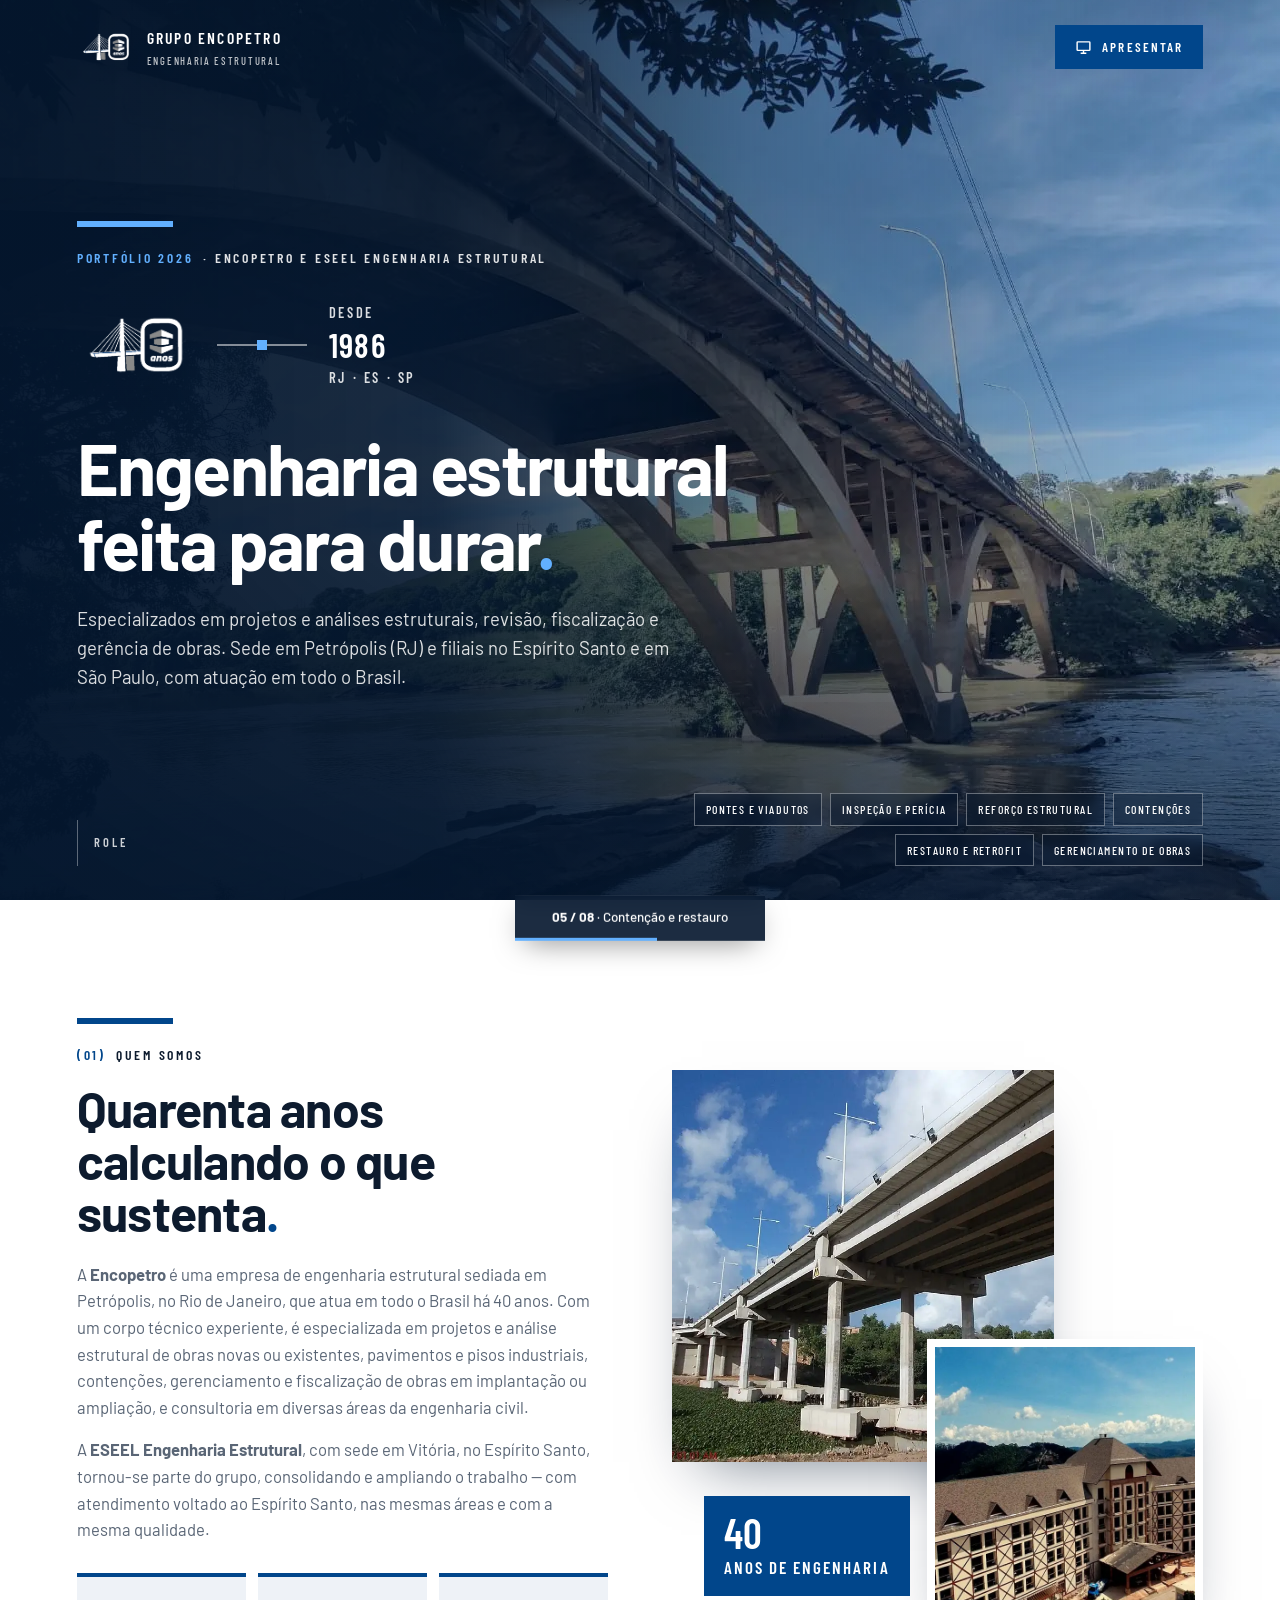
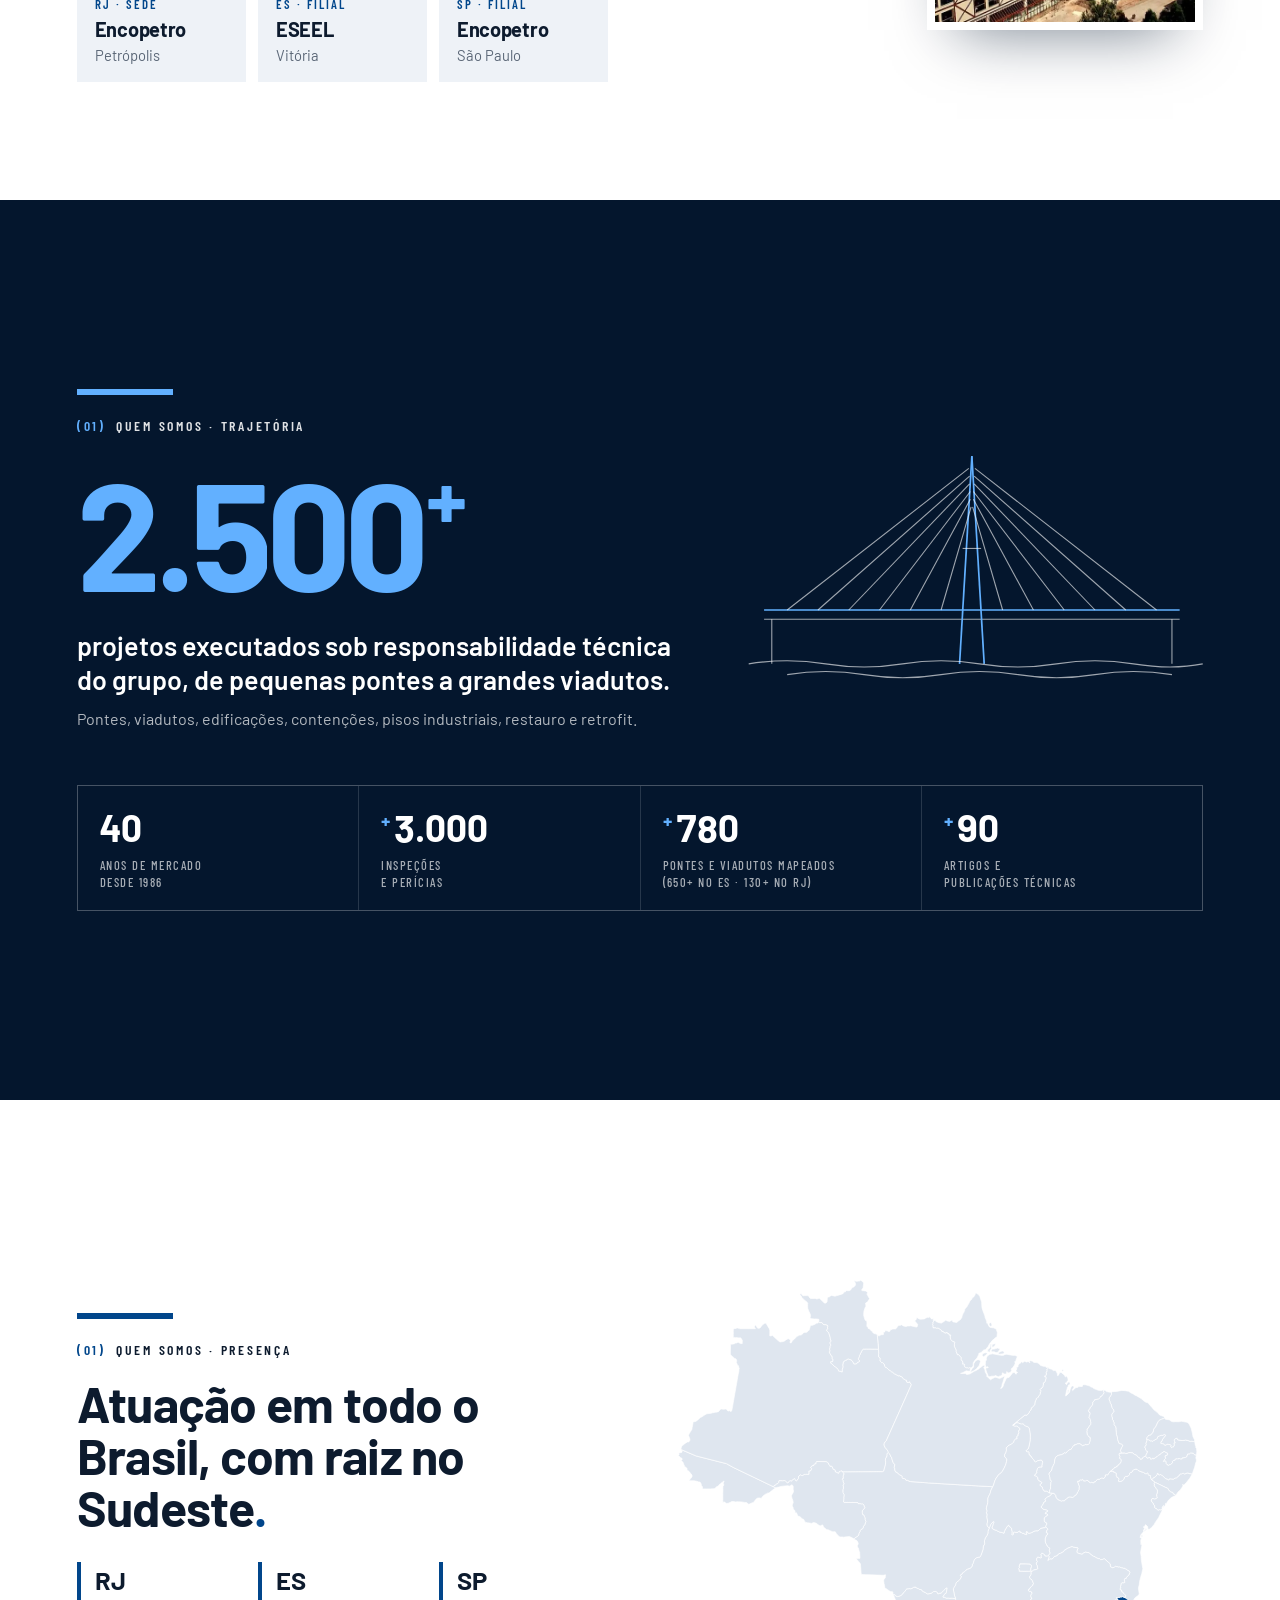
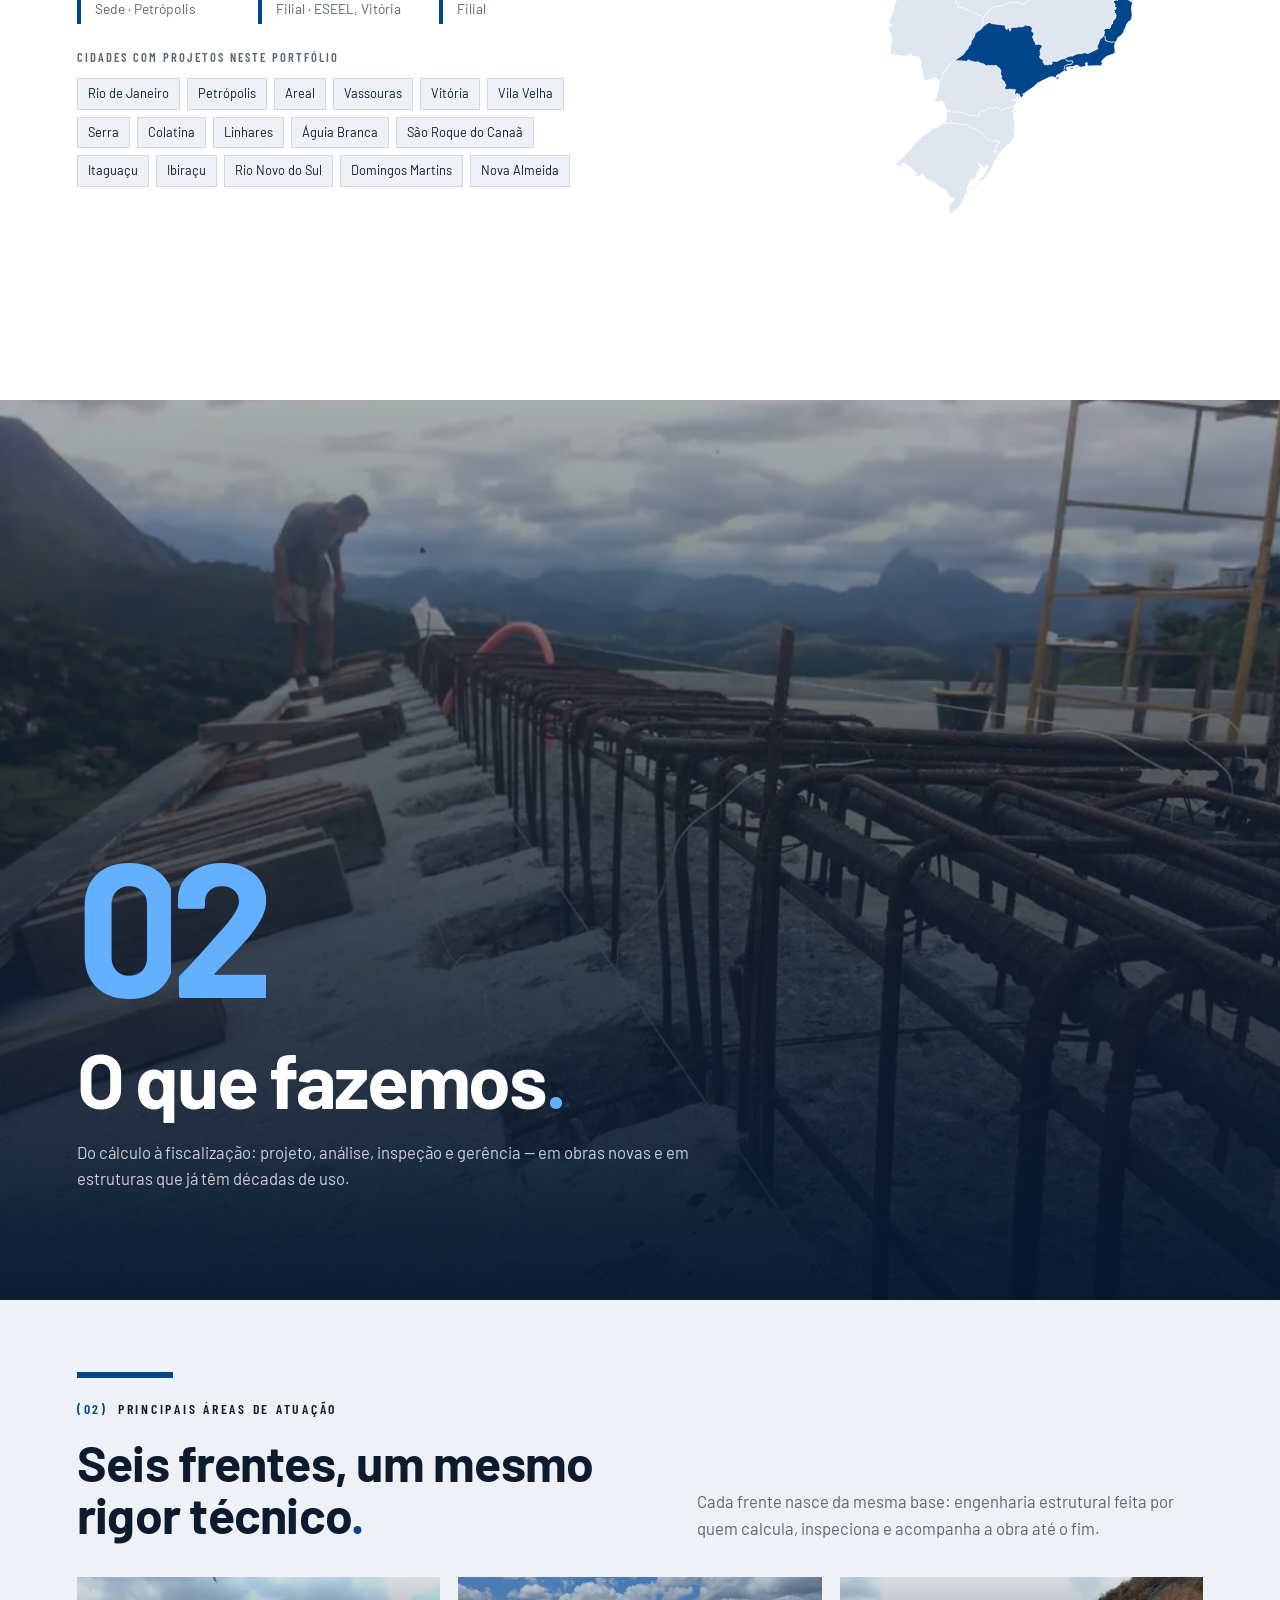
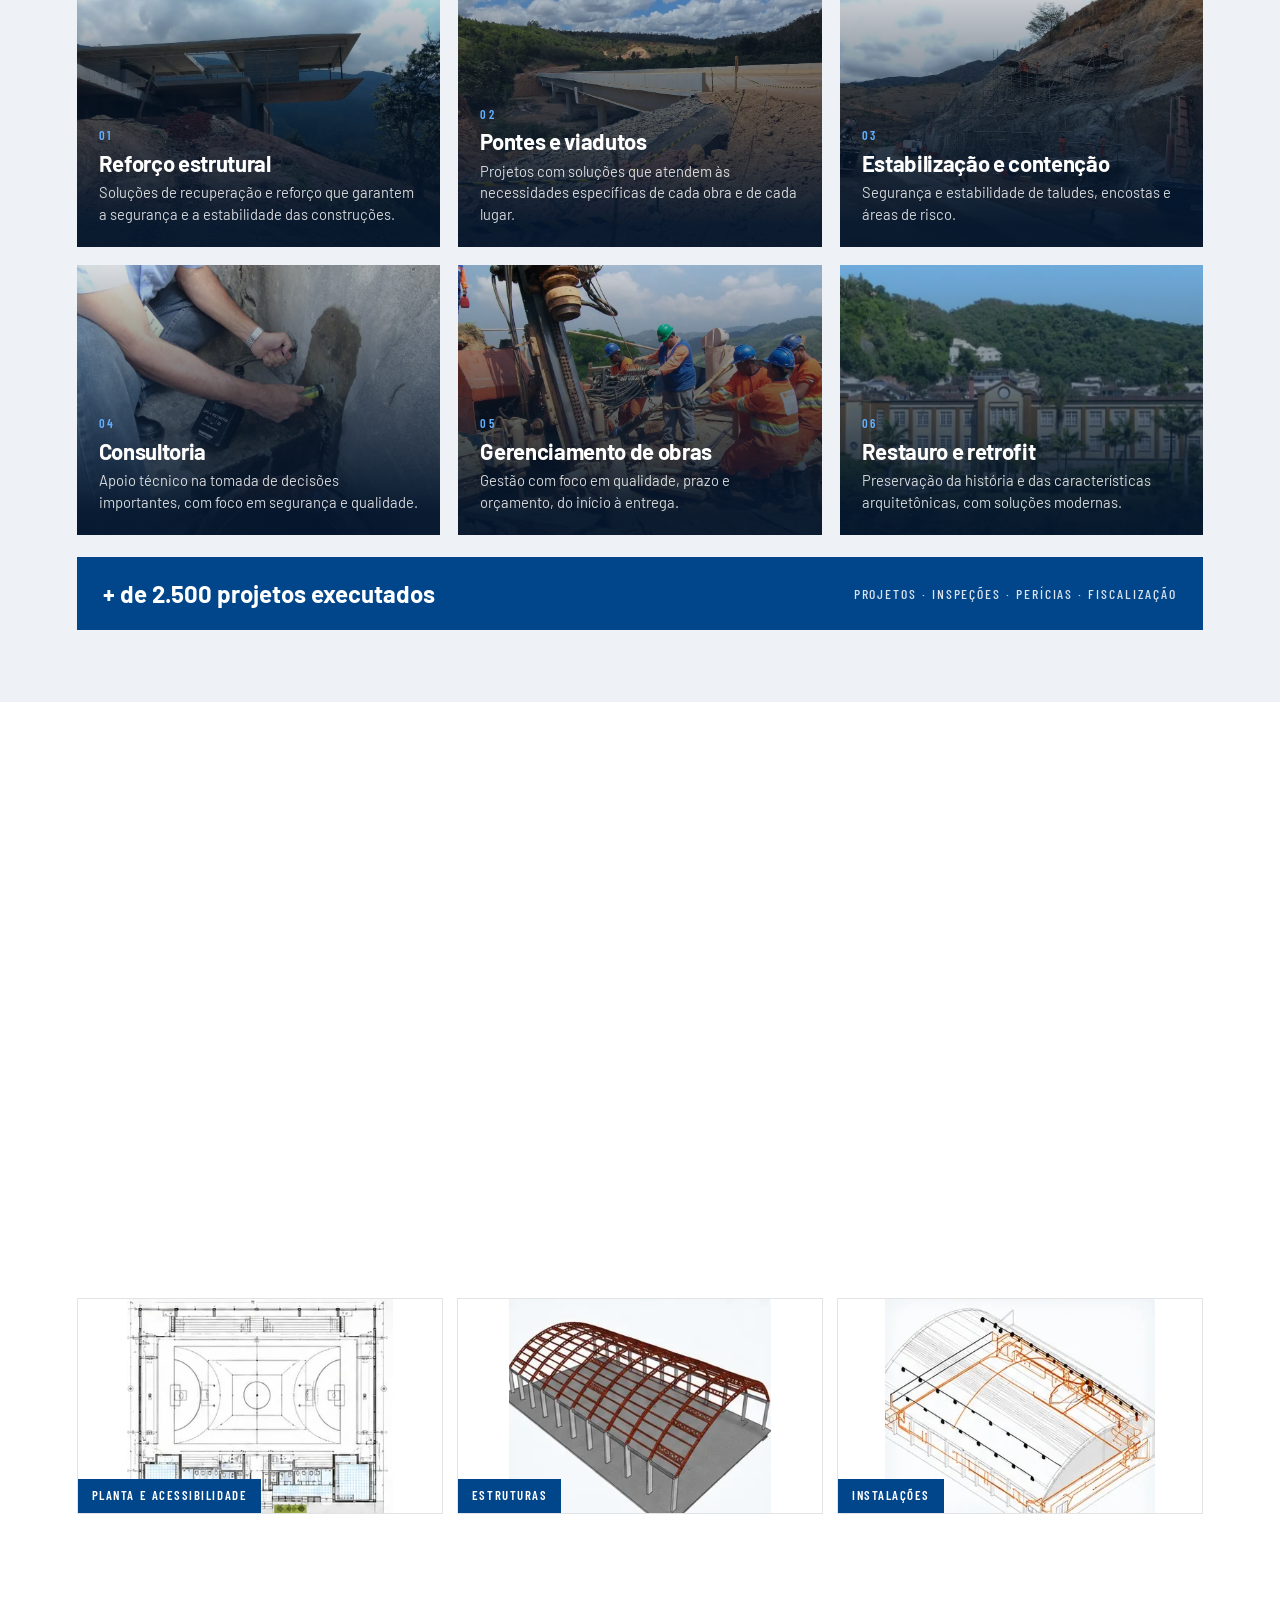
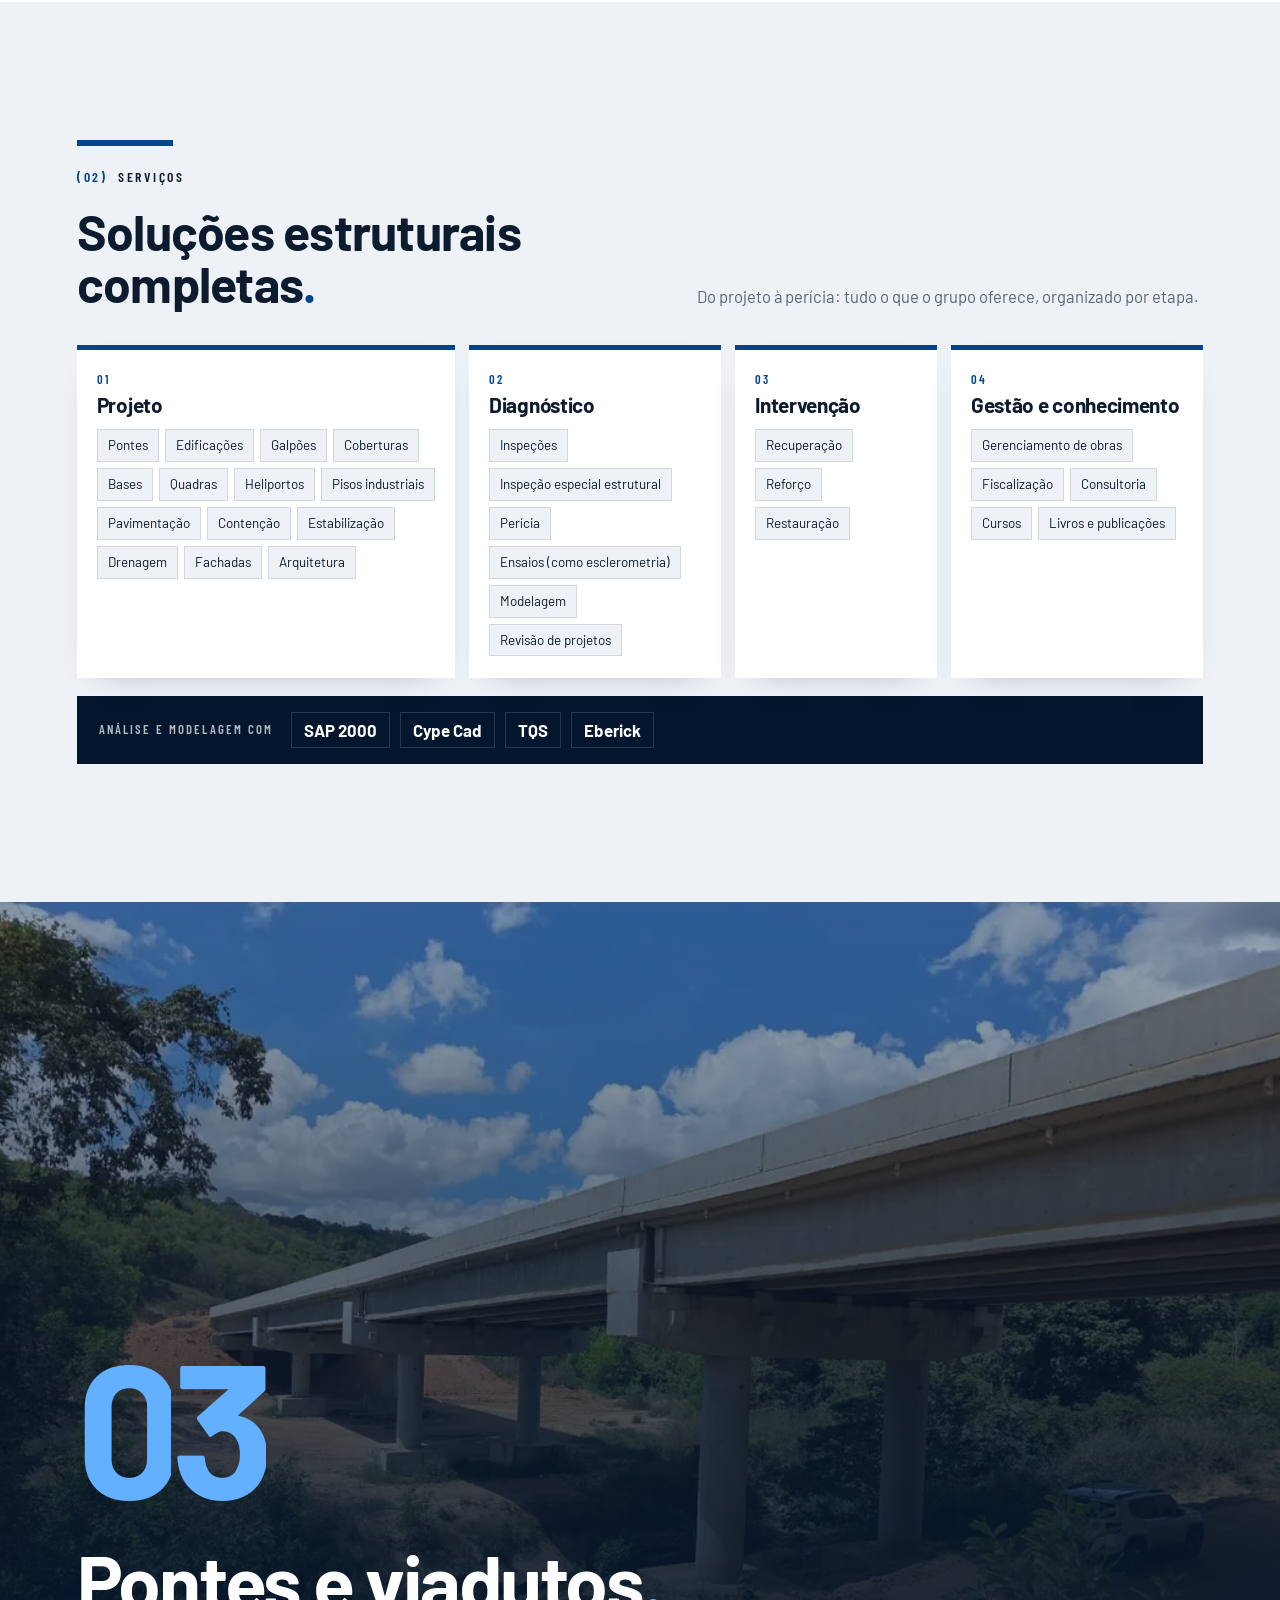
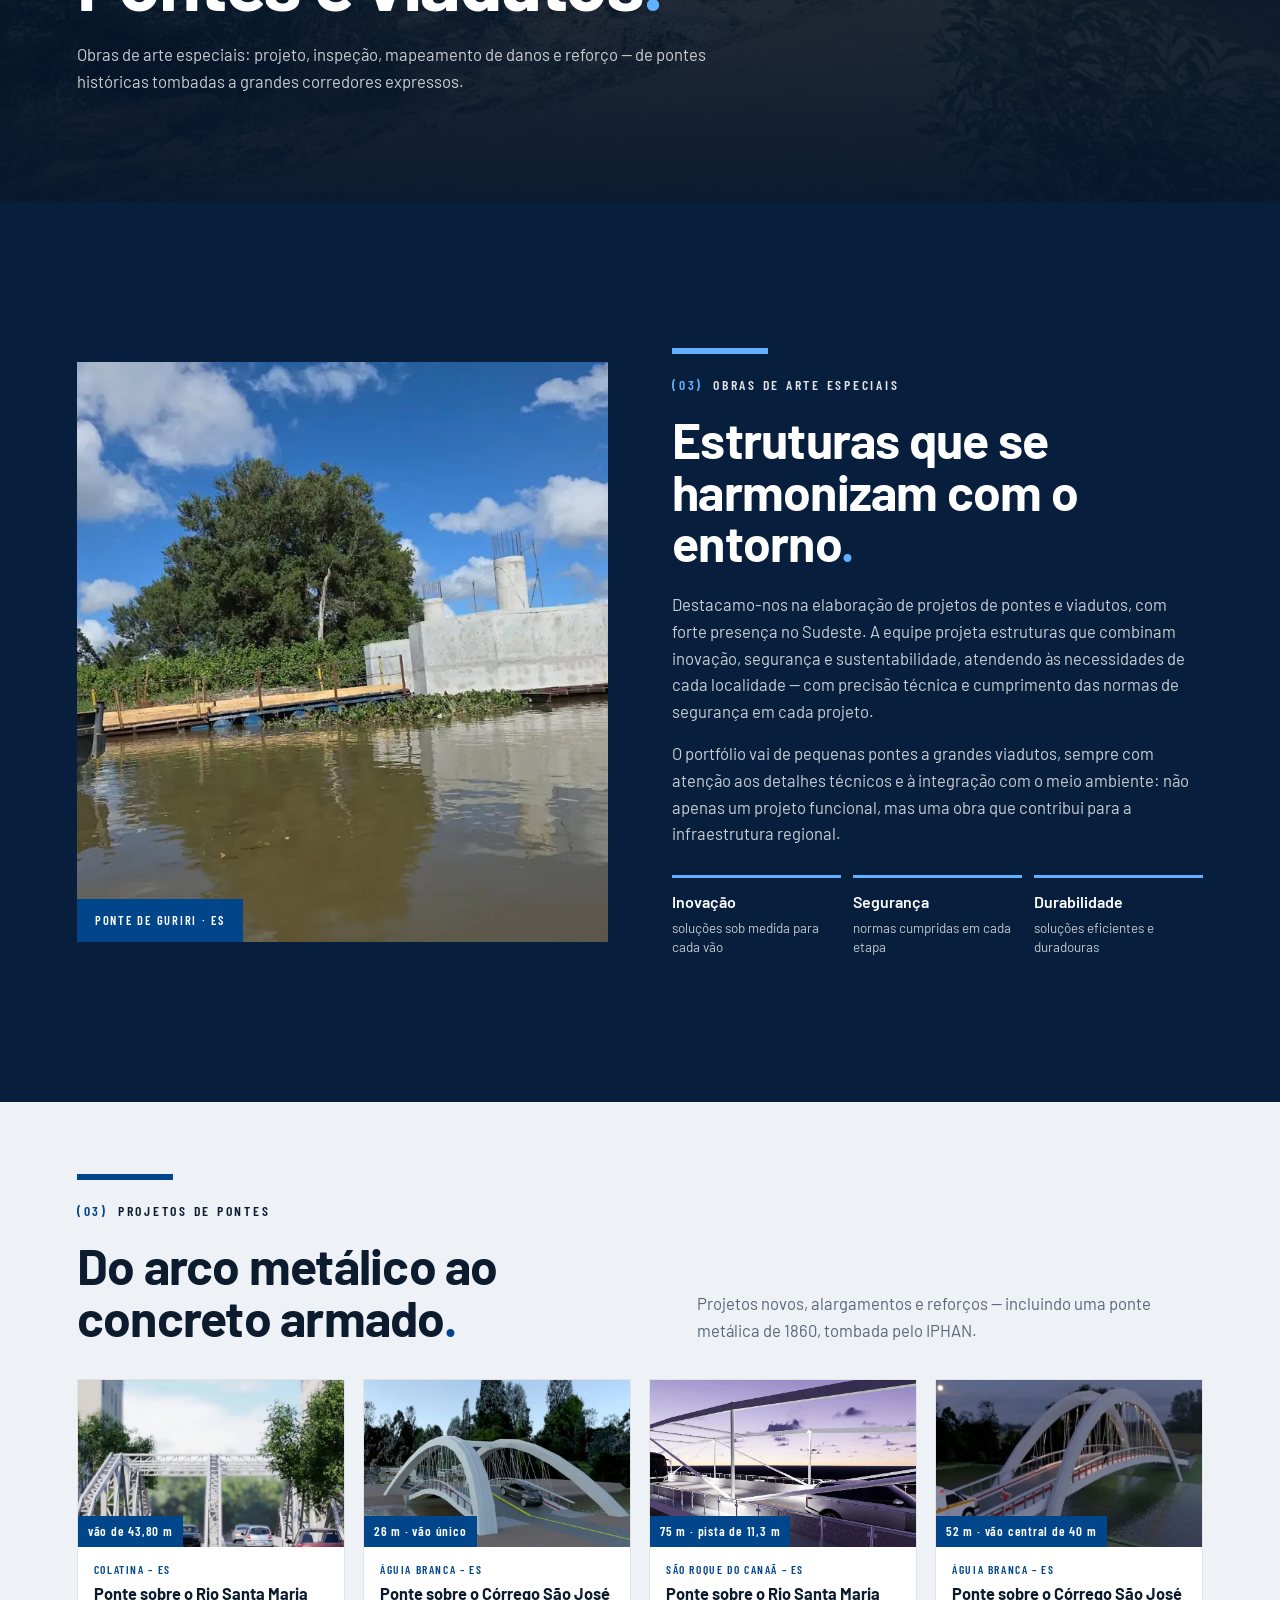
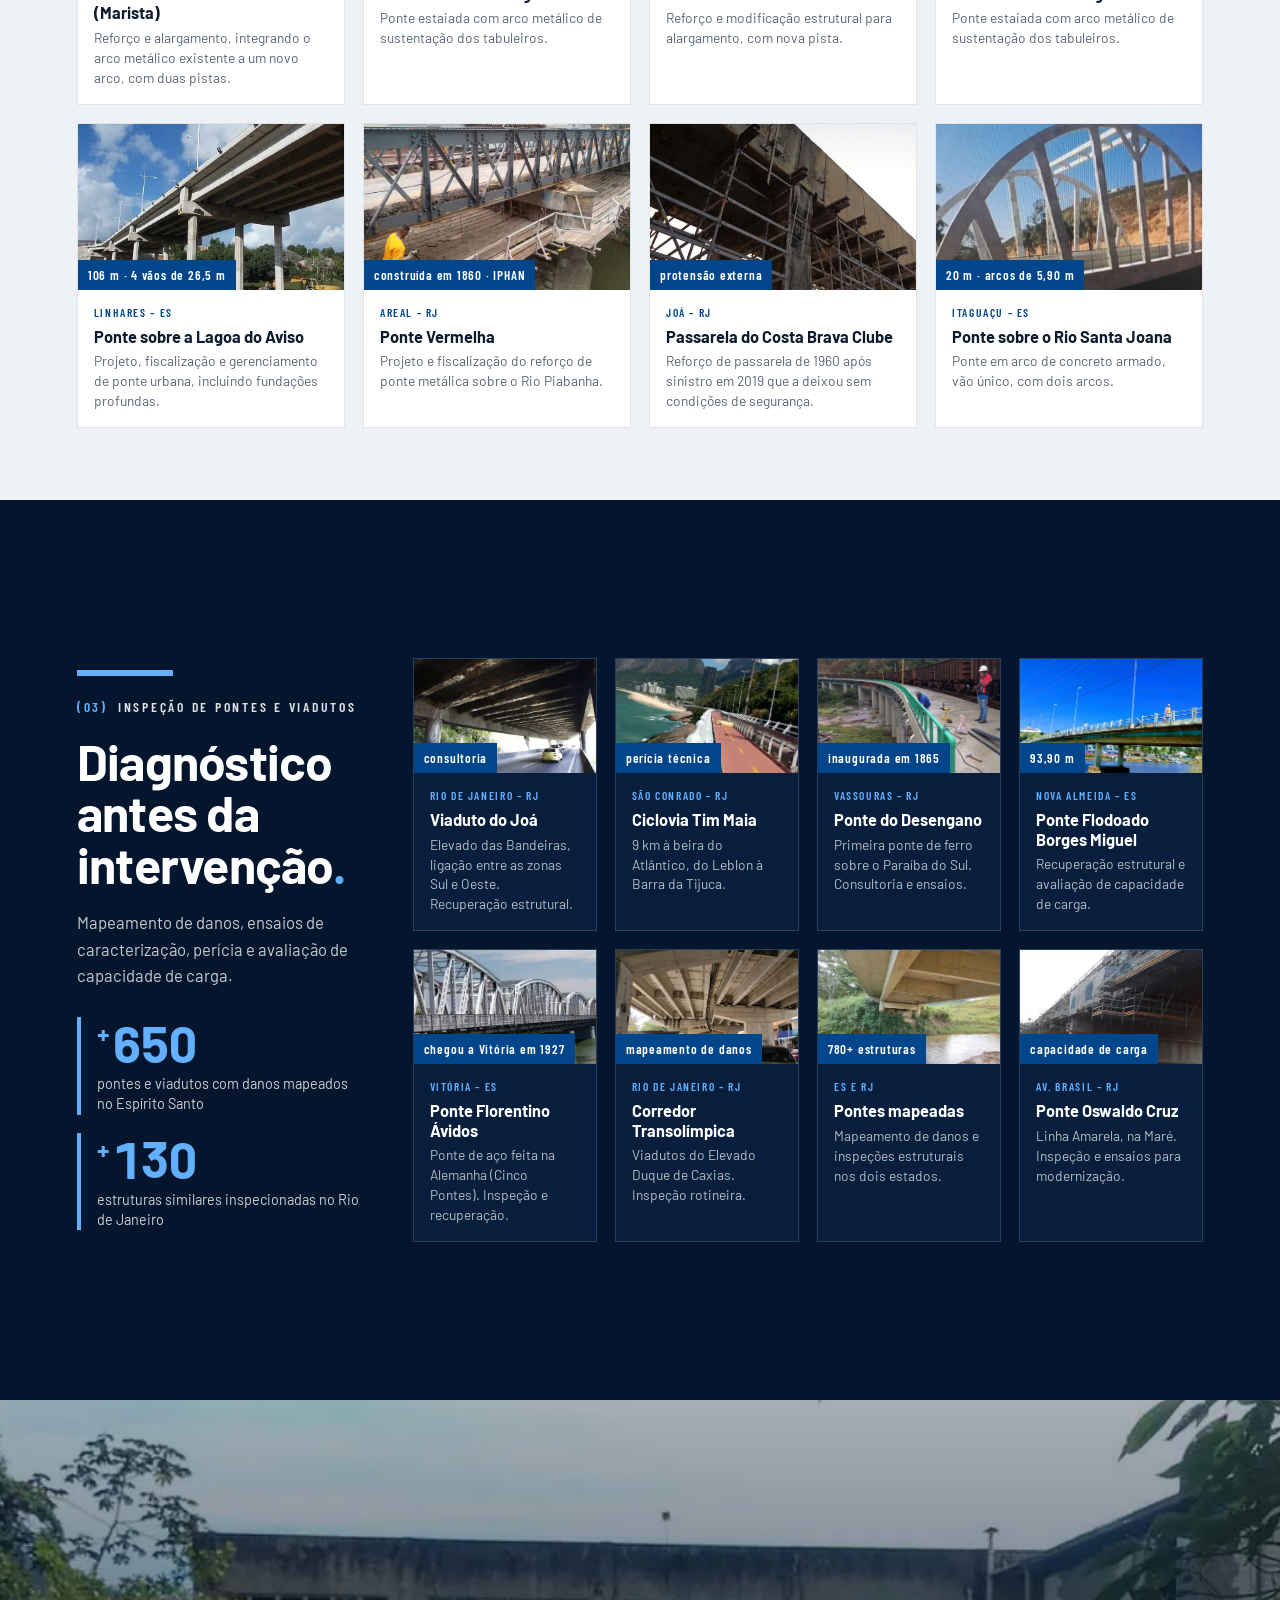
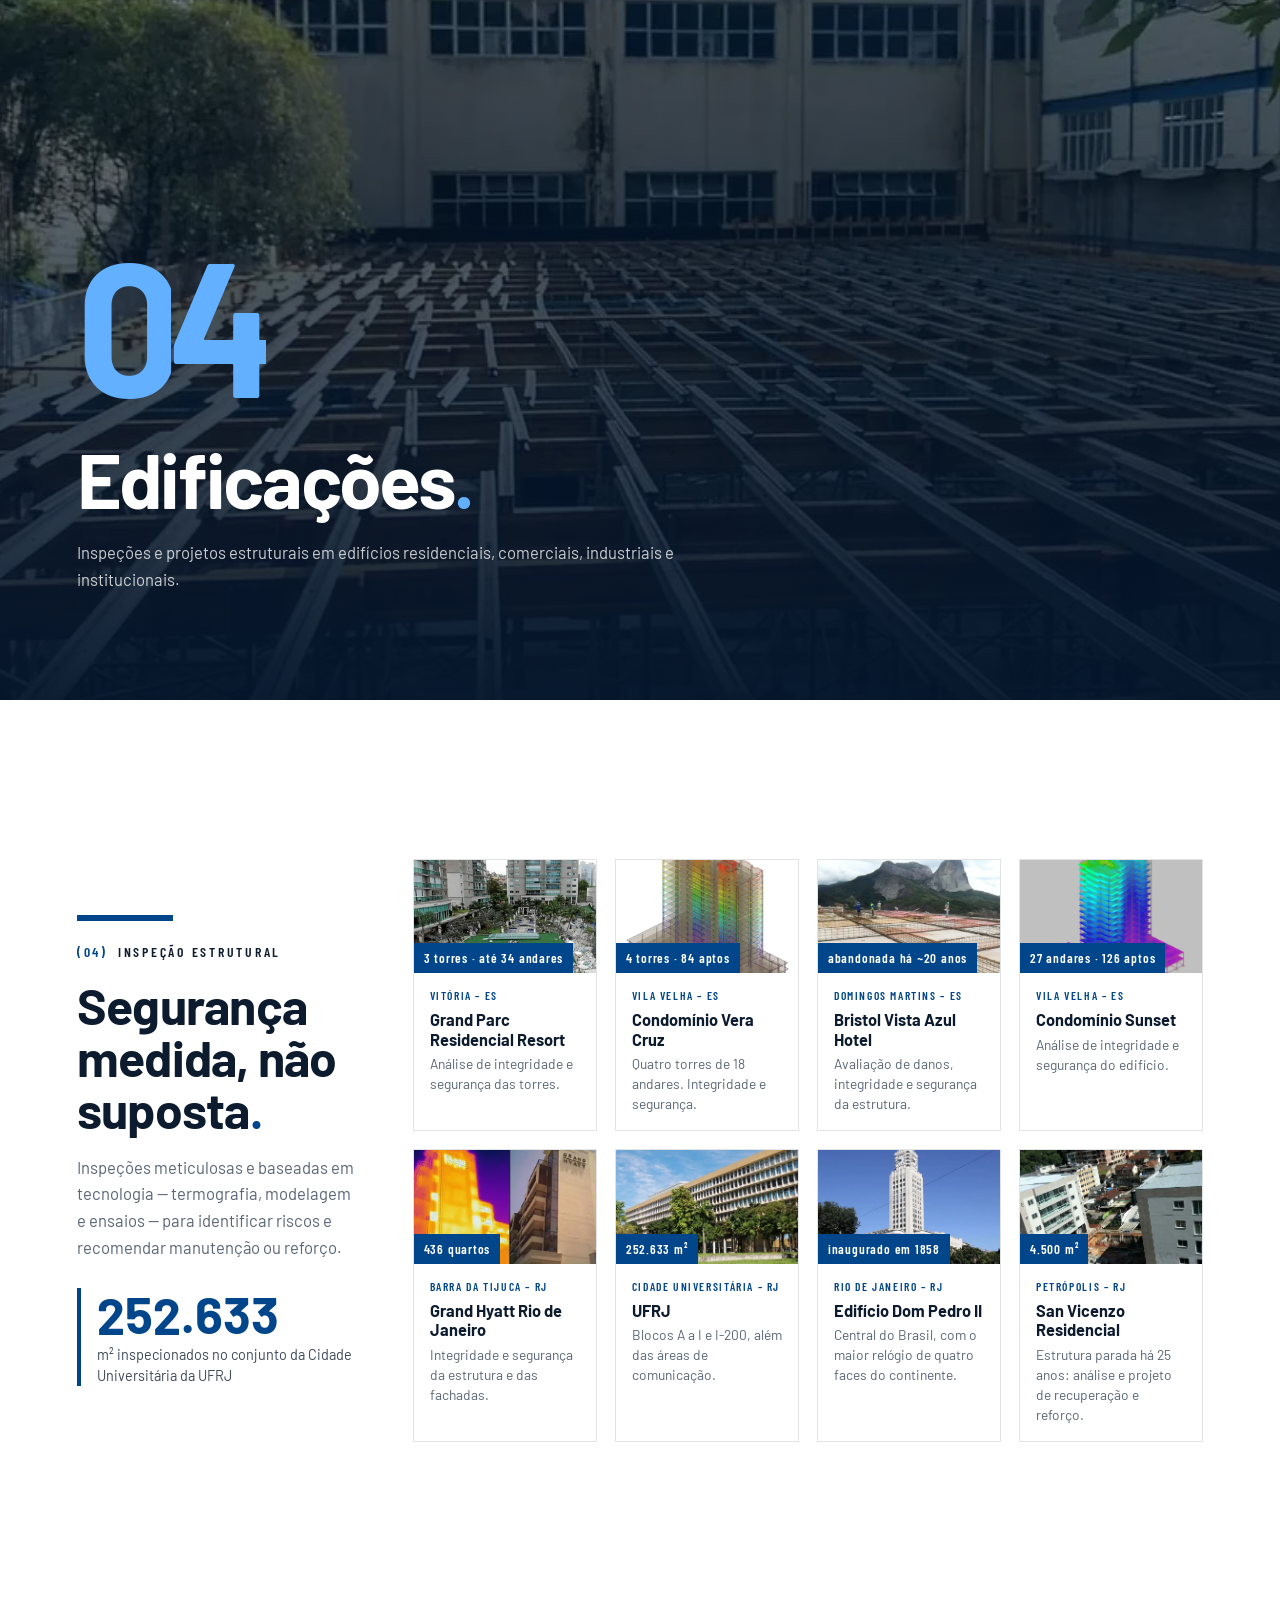
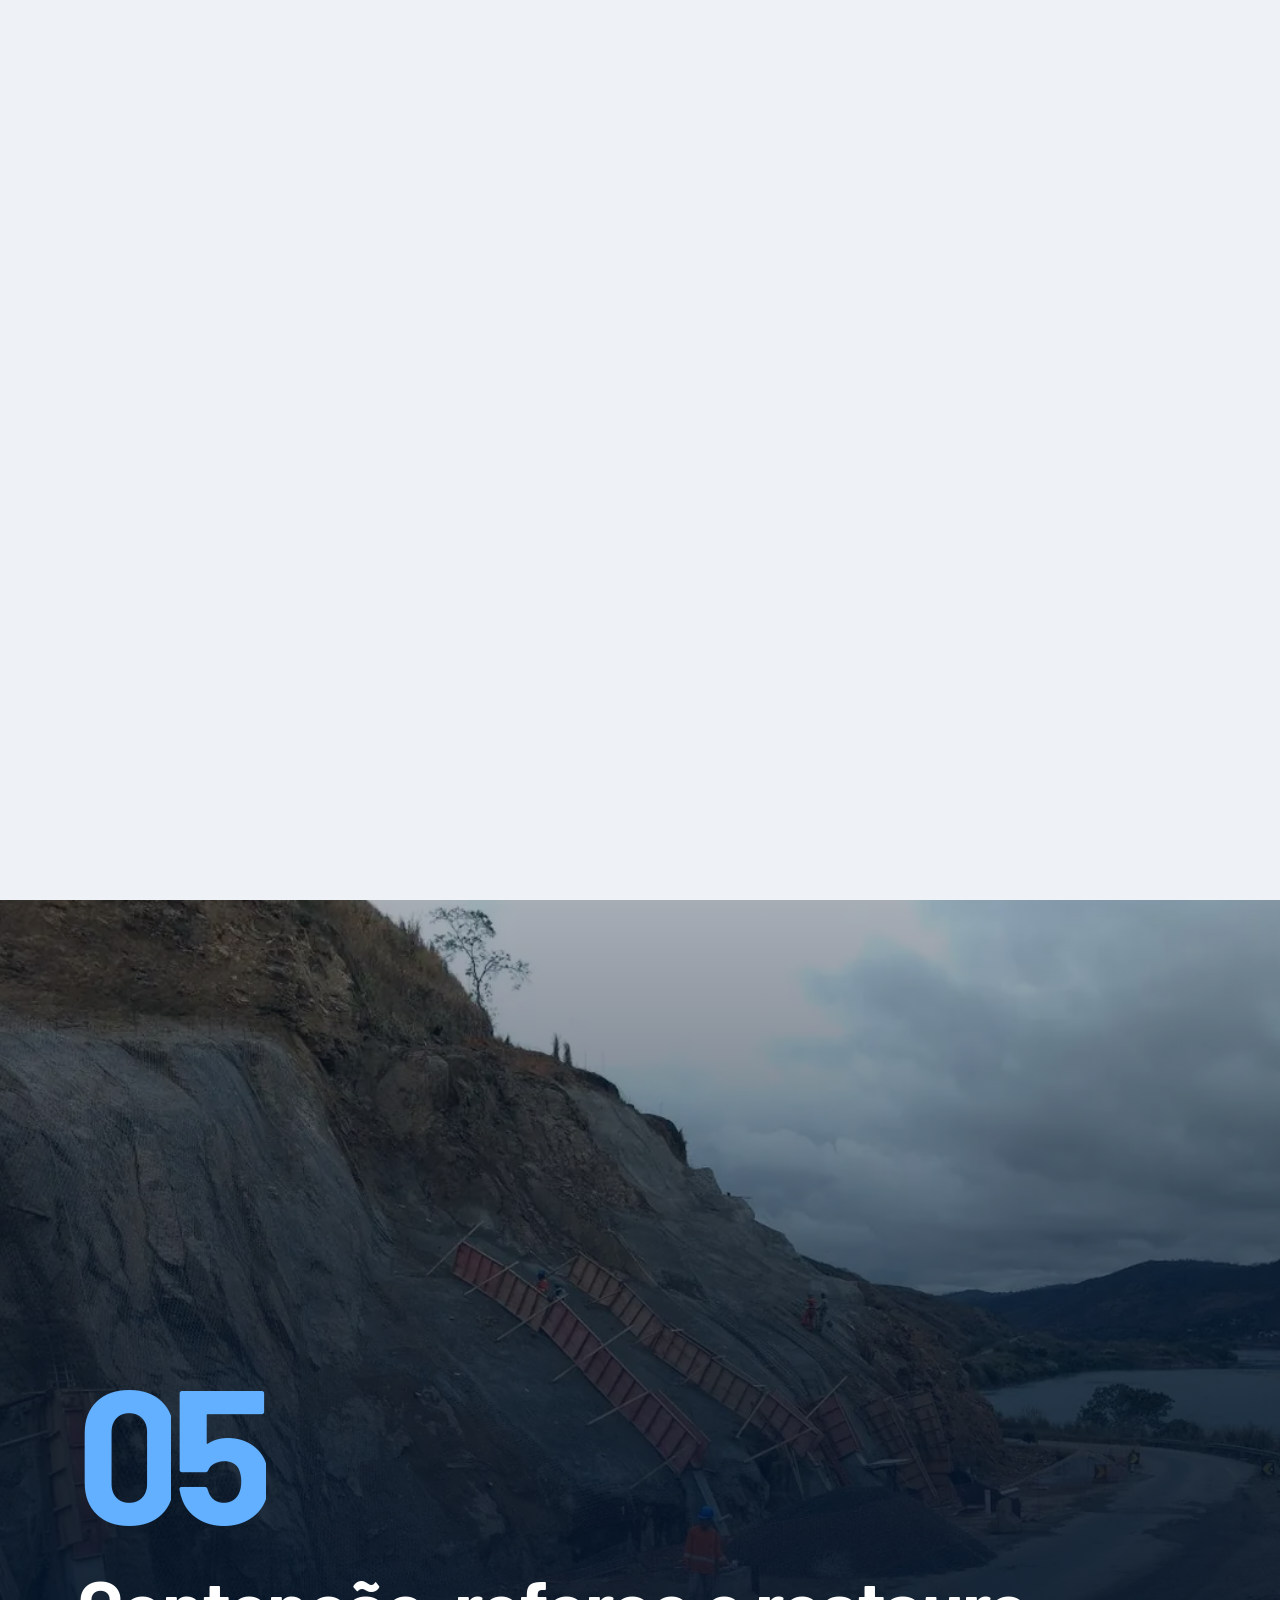
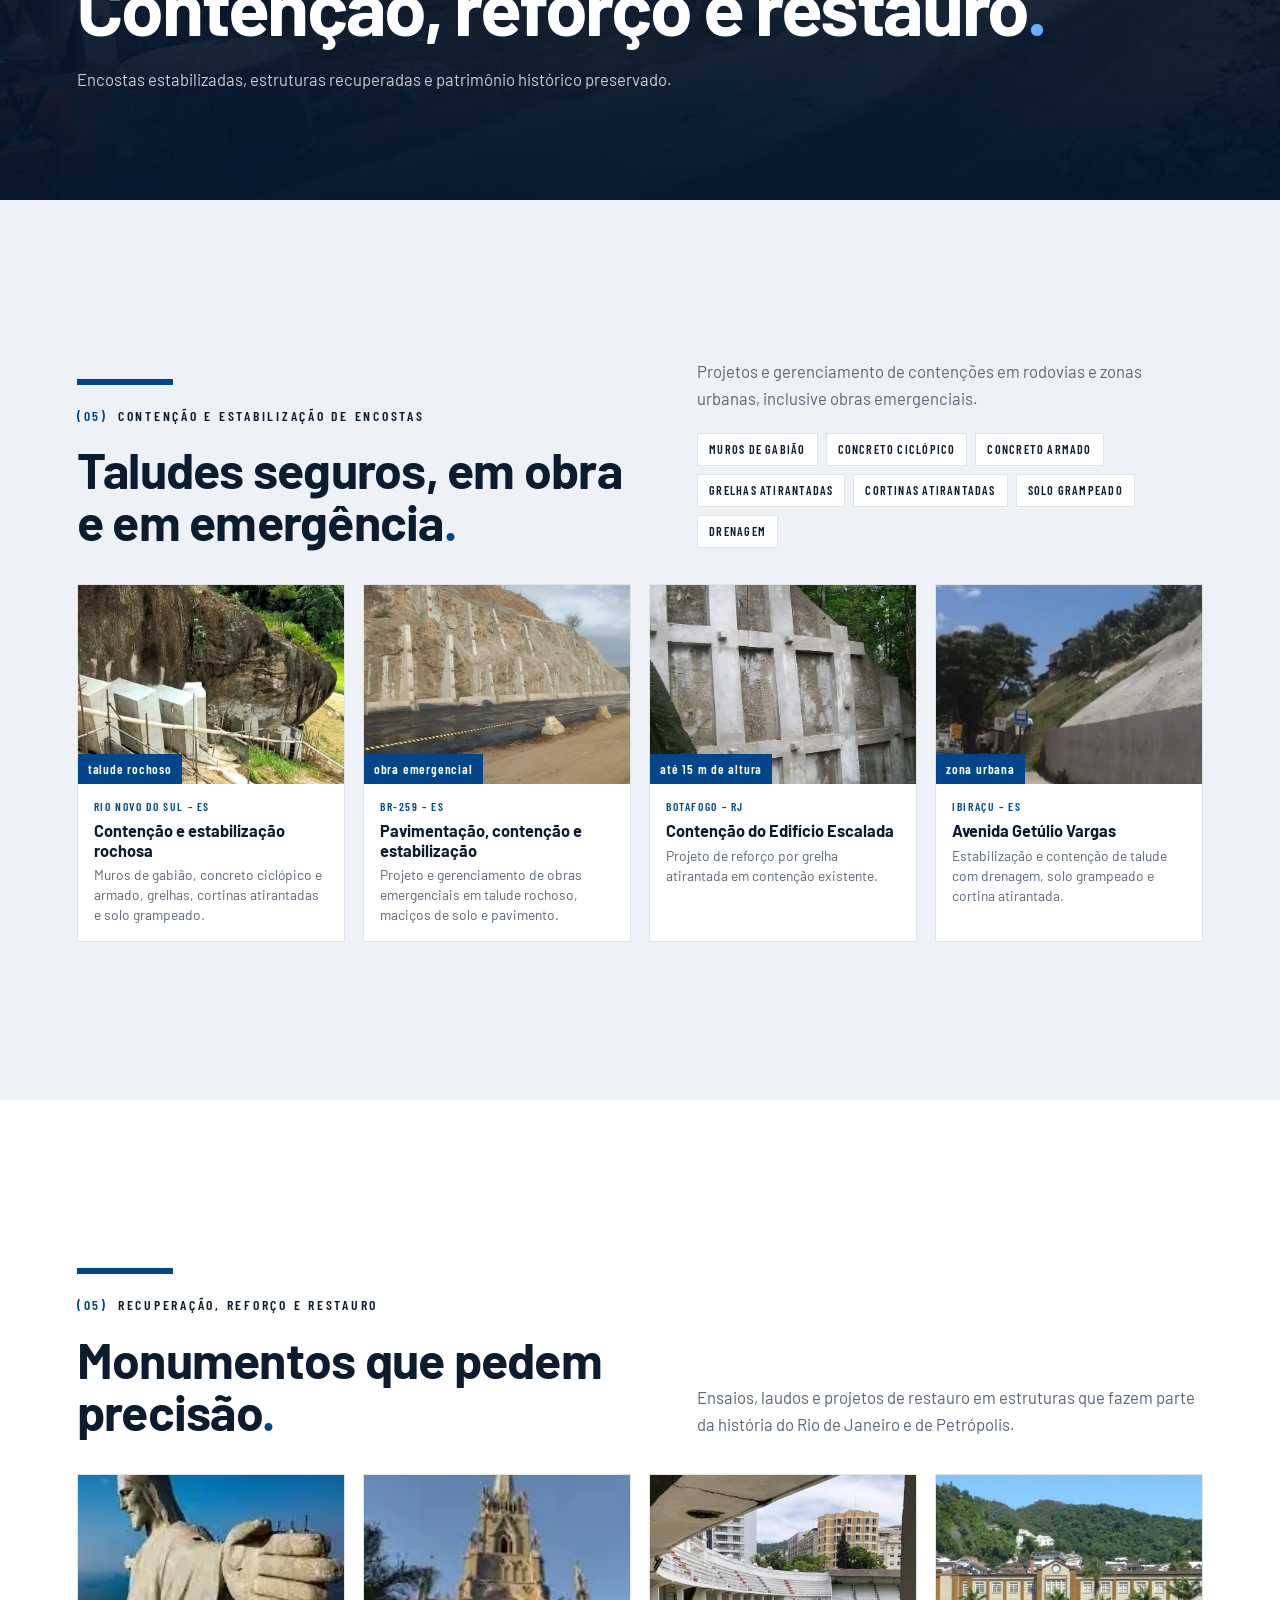
<file: portfolio-encopetro/index.html>
<!DOCTYPE html>
<html lang="pt-BR">
<head>
<meta charset="utf-8">
<script>document.documentElement.className+=" js";</script>
<meta name="viewport" content="width=device-width, initial-scale=1">
<title>Grupo Encopetro — Portfólio 2026</title>
<meta name="description" content="Grupo Encopetro (Encopetro e ESEEL Engenharia Estrutural): 40 anos de projetos e análises estruturais, inspeções, fiscalização e gerência de obras. RJ, ES e SP, desde 1986.">
<link rel="icon" href="fotos/logo-marca.png">
<style>
@font-face{font-family:'Barlow';font-style:normal;font-weight:400;font-display:swap;src:url(fontes/barlow-400-latin-ext.woff2) format('woff2');unicode-range:U+0100-02BA, U+02BD-02C5, U+02C7-02CC, U+02CE-02D7, U+02DD-02FF, U+0304, U+0308, U+0329, U+1D00-1DBF, U+1E00-1E9F, U+1EF2-1EFF, U+2020, U+20A0-20AB, U+20AD-20C0, U+2113, U+2C60-2C7F, U+A720-A7FF;}
@font-face{font-family:'Barlow';font-style:normal;font-weight:400;font-display:swap;src:url(fontes/barlow-400-latin.woff2) format('woff2');unicode-range:U+0000-00FF, U+0131, U+0152-0153, U+02BB-02BC, U+02C6, U+02DA, U+02DC, U+0304, U+0308, U+0329, U+2000-206F, U+20AC, U+2122, U+2191, U+2193, U+2212, U+2215, U+FEFF, U+FFFD;}
@font-face{font-family:'Barlow';font-style:normal;font-weight:500;font-display:swap;src:url(fontes/barlow-500-latin-ext.woff2) format('woff2');unicode-range:U+0100-02BA, U+02BD-02C5, U+02C7-02CC, U+02CE-02D7, U+02DD-02FF, U+0304, U+0308, U+0329, U+1D00-1DBF, U+1E00-1E9F, U+1EF2-1EFF, U+2020, U+20A0-20AB, U+20AD-20C0, U+2113, U+2C60-2C7F, U+A720-A7FF;}
@font-face{font-family:'Barlow';font-style:normal;font-weight:500;font-display:swap;src:url(fontes/barlow-500-latin.woff2) format('woff2');unicode-range:U+0000-00FF, U+0131, U+0152-0153, U+02BB-02BC, U+02C6, U+02DA, U+02DC, U+0304, U+0308, U+0329, U+2000-206F, U+20AC, U+2122, U+2191, U+2193, U+2212, U+2215, U+FEFF, U+FFFD;}
@font-face{font-family:'Barlow';font-style:normal;font-weight:600;font-display:swap;src:url(fontes/barlow-600-latin-ext.woff2) format('woff2');unicode-range:U+0100-02BA, U+02BD-02C5, U+02C7-02CC, U+02CE-02D7, U+02DD-02FF, U+0304, U+0308, U+0329, U+1D00-1DBF, U+1E00-1E9F, U+1EF2-1EFF, U+2020, U+20A0-20AB, U+20AD-20C0, U+2113, U+2C60-2C7F, U+A720-A7FF;}
@font-face{font-family:'Barlow';font-style:normal;font-weight:600;font-display:swap;src:url(fontes/barlow-600-latin.woff2) format('woff2');unicode-range:U+0000-00FF, U+0131, U+0152-0153, U+02BB-02BC, U+02C6, U+02DA, U+02DC, U+0304, U+0308, U+0329, U+2000-206F, U+20AC, U+2122, U+2191, U+2193, U+2212, U+2215, U+FEFF, U+FFFD;}
@font-face{font-family:'Barlow';font-style:normal;font-weight:700;font-display:swap;src:url(fontes/barlow-700-latin-ext.woff2) format('woff2');unicode-range:U+0100-02BA, U+02BD-02C5, U+02C7-02CC, U+02CE-02D7, U+02DD-02FF, U+0304, U+0308, U+0329, U+1D00-1DBF, U+1E00-1E9F, U+1EF2-1EFF, U+2020, U+20A0-20AB, U+20AD-20C0, U+2113, U+2C60-2C7F, U+A720-A7FF;}
@font-face{font-family:'Barlow';font-style:normal;font-weight:700;font-display:swap;src:url(fontes/barlow-700-latin.woff2) format('woff2');unicode-range:U+0000-00FF, U+0131, U+0152-0153, U+02BB-02BC, U+02C6, U+02DA, U+02DC, U+0304, U+0308, U+0329, U+2000-206F, U+20AC, U+2122, U+2191, U+2193, U+2212, U+2215, U+FEFF, U+FFFD;}
@font-face{font-family:'Barlow Condensed';font-style:normal;font-weight:500;font-display:swap;src:url(fontes/barlow-condensed-500-latin-ext.woff2) format('woff2');unicode-range:U+0100-02BA, U+02BD-02C5, U+02C7-02CC, U+02CE-02D7, U+02DD-02FF, U+0304, U+0308, U+0329, U+1D00-1DBF, U+1E00-1E9F, U+1EF2-1EFF, U+2020, U+20A0-20AB, U+20AD-20C0, U+2113, U+2C60-2C7F, U+A720-A7FF;}
@font-face{font-family:'Barlow Condensed';font-style:normal;font-weight:500;font-display:swap;src:url(fontes/barlow-condensed-500-latin.woff2) format('woff2');unicode-range:U+0000-00FF, U+0131, U+0152-0153, U+02BB-02BC, U+02C6, U+02DA, U+02DC, U+0304, U+0308, U+0329, U+2000-206F, U+20AC, U+2122, U+2191, U+2193, U+2212, U+2215, U+FEFF, U+FFFD;}
@font-face{font-family:'Barlow Condensed';font-style:normal;font-weight:600;font-display:swap;src:url(fontes/barlow-condensed-600-latin-ext.woff2) format('woff2');unicode-range:U+0100-02BA, U+02BD-02C5, U+02C7-02CC, U+02CE-02D7, U+02DD-02FF, U+0304, U+0308, U+0329, U+1D00-1DBF, U+1E00-1E9F, U+1EF2-1EFF, U+2020, U+20A0-20AB, U+20AD-20C0, U+2113, U+2C60-2C7F, U+A720-A7FF;}
@font-face{font-family:'Barlow Condensed';font-style:normal;font-weight:600;font-display:swap;src:url(fontes/barlow-condensed-600-latin.woff2) format('woff2');unicode-range:U+0000-00FF, U+0131, U+0152-0153, U+02BB-02BC, U+02C6, U+02DA, U+02DC, U+0304, U+0308, U+0329, U+2000-206F, U+20AC, U+2122, U+2191, U+2193, U+2212, U+2215, U+FEFF, U+FFFD;}

/* ================================================================
   TOKENS
   ================================================================ */
:root{
  --azul:#01468b;
  --azul-2:#0b5cb3;
  --aco:#62b0ff;
  --noite:#04162d;
  --noite-2:#071f3d;
  --grafite:#383836;
  --gelo:#eef2f7;
  --papel:#ffffff;
  --tinta:#0d1b2e;
  --cinza:#5a6676;
  --cinza-2:#8a95a5;
  --linha:rgba(13,27,46,.12);
  --linha-esc:rgba(255,255,255,.14);
  --pad-x:clamp(20px,6vw,96px);
  --pad-y:clamp(56px,8vh,96px);
  --ease:cubic-bezier(.22,1,.36,1);
  --display:'Barlow',system-ui,'Segoe UI',Arial,sans-serif;
  --cond:'Barlow Condensed','Arial Narrow',Arial,sans-serif;
}
*,*::before,*::after{box-sizing:border-box}
html{-webkit-text-size-adjust:100%;scroll-behavior:smooth}
body{margin:0;background:var(--noite);color:var(--tinta);font-family:var(--display);font-size:17px;line-height:1.55;-webkit-font-smoothing:antialiased;overflow-x:hidden}
img{display:block;max-width:100%}
h1,h2,h3,h4{margin:0;font-weight:700;line-height:1.04;letter-spacing:-.015em}
p{margin:0}
a{color:inherit;text-decoration:none}
ul{margin:0;padding:0;list-style:none}
button{font:inherit;color:inherit;cursor:pointer}
.ponto{color:var(--aco)}
.claro .ponto,.gelo .ponto{color:var(--azul)}

/* ================================================================
   SEÇÕES (cada uma é um "slide")
   ================================================================ */
section{position:relative;min-height:100vh;padding:var(--pad-y) var(--pad-x);display:flex;flex-direction:column;justify-content:center;overflow:hidden}
.escuro{background:var(--noite);color:#fff}
.escuro-2{background:var(--noite-2);color:#fff}
.claro{background:var(--papel);color:var(--tinta)}
.gelo{background:var(--gelo);color:var(--tinta)}
.dentro{width:100%;max-width:1320px;margin:0 auto;position:relative;z-index:2}

/* olho: traço + rótulo */
.traco{width:96px;height:6px;background:var(--aco);margin-bottom:20px;transform-origin:left;transition:transform .9s var(--ease) .1s}
.js .traco{transform:scaleX(0)}
.claro .traco,.gelo .traco{background:var(--azul)}
.js .vis .traco,.js .vis.traco{transform:scaleX(1)}
.olho{font-family:var(--cond);font-weight:600;font-size:.86rem;letter-spacing:.2em;text-transform:uppercase;margin-bottom:18px;display:flex;gap:10px;align-items:baseline}
.olho b{color:var(--aco);font-weight:600}
.claro .olho b,.gelo .olho b{color:var(--azul)}
.escuro .olho,.escuro-2 .olho{color:rgba(255,255,255,.88)}
.claro .olho,.gelo .olho{color:var(--tinta)}
.h2{font-size:clamp(2rem,3.9vw,3.5rem)}
.lead{font-size:clamp(1rem,1.3vw,1.2rem);line-height:1.6}
.escuro .lead,.escuro-2 .lead{color:rgba(255,255,255,.78)}
.claro .lead,.gelo .lead{color:var(--cinza)}
.cabeca{display:grid;grid-template-columns:1.1fr 1fr;gap:clamp(24px,5vw,80px);align-items:end;margin-bottom:clamp(26px,4vh,44px)}
@media screen and (max-width:900px){.cabeca{grid-template-columns:1fr;gap:16px}}

/* revelação */
.rv{transition:opacity .9s var(--ease),transform .9s var(--ease)}
.js .rv{opacity:0;transform:translateY(28px)}
.js .rv.vis{opacity:1;transform:none}
.rv.d1{transition-delay:.08s}.rv.d2{transition-delay:.16s}.rv.d3{transition-delay:.24s}.rv.d4{transition-delay:.32s}.rv.d5{transition-delay:.4s}.rv.d6{transition-delay:.48s}.rv.d7{transition-delay:.56s}.rv.d8{transition-delay:.64s}

/* ================================================================
   BARRA SUPERIOR
   ================================================================ */
#topo{position:fixed;top:0;left:0;right:0;z-index:60;display:flex;align-items:center;justify-content:space-between;padding:18px var(--pad-x);transition:background .4s,padding .4s,box-shadow .4s}
#topo.solido{background:rgba(4,22,45,.86);backdrop-filter:blur(12px);-webkit-backdrop-filter:blur(12px);padding:11px var(--pad-x);box-shadow:0 1px 0 var(--linha-esc)}
.marca{display:flex;align-items:center;gap:12px;color:#fff}
.marca .logo40{width:58px;height:auto}
.marca .m1{font-family:var(--cond);font-weight:600;letter-spacing:.14em;font-size:.98rem;line-height:1}
.marca .m2{font-family:var(--cond);font-weight:500;letter-spacing:.16em;font-size:.66rem;opacity:.75;margin-top:3px}
.btn-apr{display:inline-flex;align-items:center;gap:10px;background:var(--azul);color:#fff;border:0;padding:12px 20px;font-family:var(--cond);font-weight:600;letter-spacing:.16em;font-size:.82rem;text-transform:uppercase;transition:background .3s,transform .3s var(--ease)}
.btn-apr:hover{background:var(--azul-2);transform:translateY(-2px)}
.btn-apr svg{width:17px;height:17px}

/* indicador de capítulo */
#pilula{position:fixed;left:50%;bottom:22px;transform:translate(-50%,140%);z-index:55;background:rgba(4,22,45,.9);backdrop-filter:blur(10px);-webkit-backdrop-filter:blur(10px);color:#fff;padding:11px 22px 13px;font-size:.84rem;font-weight:500;min-width:250px;text-align:center;transition:transform .5s var(--ease);box-shadow:0 10px 30px -10px rgba(0,0,0,.5)}
#pilula.on{transform:translate(-50%,0)}
#pilula b{font-weight:700}
#pilula .barra{position:absolute;left:0;bottom:0;height:3px;background:var(--aco);width:0;transition:width .2s linear}
#barra-prog{position:fixed;top:0;left:0;height:3px;background:var(--aco);z-index:70;width:0}

/* ================================================================
   CAPA
   ================================================================ */
#capa{min-height:100vh;justify-content:center;padding-top:96px;padding-bottom:84px}
#capa .foto{position:absolute;inset:0;background:url(fotos/capa-ponte.webp) 60% 50%/cover no-repeat;animation:kb 22s ease-out both;z-index:0}
@keyframes kb{from{transform:scale(1.16)}to{transform:scale(1)}}
#capa::after{content:"";position:absolute;inset:0;z-index:1;background:
  linear-gradient(90deg,rgba(4,22,45,.97) 0%,rgba(4,22,45,.9) 34%,rgba(4,22,45,.55) 58%,rgba(4,22,45,.15) 100%),
  linear-gradient(0deg,rgba(4,22,45,.7) 0%,transparent 40%)}
.capa-txt{max-width:720px}
.selo40{display:flex;align-items:center;gap:22px;margin:4px 0 26px}
.selo40 img{width:118px;height:auto}
.selo40 .liga{width:90px;height:2px;background:rgba(255,255,255,.5);position:relative}
.selo40 .liga::after{content:"";position:absolute;left:50%;top:50%;width:10px;height:10px;background:var(--aco);transform:translate(-50%,-50%)}
.selo40 .desde{font-family:var(--cond);font-weight:600;letter-spacing:.18em;font-size:.9rem;line-height:1.35;color:rgba(255,255,255,.85)}
.selo40 .desde b{display:block;font-size:2.1rem;letter-spacing:.04em;color:#fff;font-weight:600}
h1.titulo{font-size:clamp(2.6rem,5.6vw,5rem);color:#fff;margin-bottom:26px;letter-spacing:-.025em}
.capa-lead{font-size:clamp(1.05rem,1.45vw,1.3rem);color:rgba(255,255,255,.86);max-width:600px;line-height:1.55}
.rolar{position:absolute;left:var(--pad-x);bottom:34px;z-index:3;display:flex;align-items:center;gap:16px;font-family:var(--cond);font-weight:600;letter-spacing:.24em;font-size:.78rem;color:rgba(255,255,255,.8)}
.rolar i{width:1px;height:46px;background:rgba(255,255,255,.35);position:relative;overflow:hidden}
.rolar i::after{content:"";position:absolute;left:0;top:-40%;width:1px;height:40%;background:#fff;animation:desce 2.2s ease-in-out infinite}
@keyframes desce{to{top:100%}}
.capa-servicos{position:absolute;right:var(--pad-x);bottom:34px;z-index:3;display:flex;gap:8px;flex-wrap:wrap;justify-content:flex-end;max-width:46%}
.capa-servicos span{font-family:var(--cond);font-weight:500;letter-spacing:.12em;text-transform:uppercase;font-size:.74rem;color:#fff;border:1px solid rgba(255,255,255,.35);padding:6px 11px;background:rgba(4,22,45,.35);backdrop-filter:blur(4px)}
@media screen and (max-width:900px){.capa-servicos{display:none}}

/* ================================================================
   QUEM SOMOS
   ================================================================ */
.sobre{display:grid;grid-template-columns:1fr 1fr;gap:clamp(30px,5vw,80px);align-items:center}
.sobre p+p{margin-top:16px}
.sedes{display:grid;grid-template-columns:repeat(3,1fr);gap:12px;margin-top:30px}
.sede{border-top:4px solid var(--azul);background:var(--gelo);padding:18px 18px 16px}
.sede .n{font-family:var(--cond);font-weight:600;letter-spacing:.16em;font-size:.8rem;color:var(--azul)}
.sede h4{font-size:1.25rem;margin:4px 0 4px}
.sede p{font-size:.92rem;color:var(--cinza)}
.mosaico{position:relative;height:min(68vh,560px)}
.mosaico figure{position:absolute;margin:0;overflow:hidden;box-shadow:0 30px 60px -30px rgba(4,22,45,.55)}
.mosaico figure img{width:100%;height:100%;object-fit:cover;transition:transform 1.2s var(--ease)}
.mosaico figure:hover img{transform:scale(1.06)}
.mosaico .f1{left:0;top:0;width:72%;height:70%}
.mosaico .f2{right:0;bottom:0;width:52%;height:52%;border:8px solid #fff}
.mosaico .tag40{position:absolute;left:6%;bottom:6%;background:var(--azul);color:#fff;padding:16px 20px;font-family:var(--cond);font-weight:600;letter-spacing:.12em;z-index:2}
.mosaico .tag40 b{display:block;font-size:2.6rem;letter-spacing:0;line-height:1}
@media screen and (max-width:900px){.sobre{grid-template-columns:1fr}.mosaico{height:420px}}

/* ================================================================
   NÚMEROS
   ================================================================ */
.num-grid{display:grid;grid-template-columns:1.15fr .85fr;gap:40px;align-items:center}
.gigante{font-family:var(--display);font-weight:700;font-size:clamp(5rem,12vw,10.5rem);line-height:.9;color:var(--aco);letter-spacing:-.04em;display:flex;align-items:flex-start}
.gigante .mais{font-size:.55em;margin-left:.04em;line-height:1}
.gig-leg{font-size:clamp(1.3rem,2.1vw,1.9rem);font-weight:600;line-height:1.25;margin:22px 0 10px;max-width:640px}
.gig-sub{color:rgba(255,255,255,.7);font-size:1rem}
.stats{display:grid;grid-template-columns:repeat(4,1fr);gap:1px;background:var(--linha-esc);border:1px solid var(--linha-esc);margin-top:clamp(30px,6vh,56px)}
.stat{background:var(--noite);padding:22px 22px 20px}
.stat .v{font-weight:700;font-size:clamp(1.9rem,3vw,2.7rem);line-height:1;color:#fff;display:flex;align-items:flex-start}
.stat .v small{font-size:.5em;color:var(--aco);margin-right:4px;margin-top:.15em}
.stat .r{font-family:var(--cond);font-weight:500;letter-spacing:.12em;text-transform:uppercase;font-size:.78rem;color:rgba(255,255,255,.65);margin-top:10px;line-height:1.35}
@media screen and (max-width:900px){.num-grid{grid-template-columns:1fr}.stats{grid-template-columns:1fr 1fr}.ponte-svg{display:none}}

/* roleta de dígitos */
.slot{display:inline-flex;overflow:hidden;line-height:1;height:1em;font-variant-numeric:tabular-nums}
.slot .col{display:inline-block;height:1em;overflow:hidden}
.slot .col i{display:flex;flex-direction:column;font-style:normal;transform:translateY(0);transition:transform 1.8s cubic-bezier(.16,1,.3,1)}
.slot .col i b{display:block;height:1em;font-weight:inherit}
.slot.on .col i{transform:translateY(calc(var(--d) * -1em))}
.slot .sep{display:inline-block}

/* desenho da ponte */
.ponte-svg{width:100%;height:auto}
.ponte-svg path{fill:none;stroke:rgba(255,255,255,.62);stroke-width:1.4;stroke-dasharray:1;transition:stroke-dashoffset 2.4s var(--ease)}
.js .ponte-svg path{stroke-dashoffset:1}
.ponte-svg .forte{stroke:var(--aco);stroke-width:2.2}
.js .ponte-svg.vis path{stroke-dashoffset:0}
.ponte-svg path:nth-child(3n){transition-delay:.15s}.ponte-svg path:nth-child(3n+1){transition-delay:.35s}.ponte-svg path:nth-child(3n+2){transition-delay:.55s}

/* ================================================================
   PRESENÇA
   ================================================================ */
.pres{display:grid;grid-template-columns:1fr 1fr;gap:clamp(30px,5vw,80px);align-items:center}
.mapa svg{width:100%;height:auto;max-height:76vh}
.mapa path{fill:#dfe6ef;stroke:#fff;stroke-width:1.2;transition:fill .8s var(--ease)}
html:not(.js) .mapa #pm-RJ,html:not(.js) .mapa #pm-ES{fill:var(--azul)}
html:not(.js) .mapa #pm-SP{fill:var(--azul)}
.mapa.vis #pm-RJ{fill:var(--azul);transition-delay:.2s}
.mapa.vis #pm-ES{fill:var(--azul);transition-delay:.45s}
.mapa.vis #pm-SP{fill:var(--azul);transition-delay:.7s}
.ufs{display:grid;grid-template-columns:repeat(3,1fr);gap:12px;margin:28px 0 24px}
.uf{border-left:4px solid var(--azul);padding:4px 0 4px 14px}
.uf b{font-size:1.6rem;display:block;line-height:1.1}
.uf span{font-size:.86rem;color:var(--cinza)}
.uf.sp{border-color:var(--azul)}
.cidades{display:flex;flex-wrap:wrap;gap:7px}
.cidades span{font-size:.8rem;padding:5px 10px;background:var(--gelo);color:var(--tinta);border:1px solid var(--linha)}
.cid-tit{font-family:var(--cond);font-weight:600;letter-spacing:.16em;font-size:.78rem;text-transform:uppercase;color:var(--cinza);margin-bottom:10px}
@media screen and (max-width:900px){.pres{grid-template-columns:1fr}}

/* ================================================================
   DIVISOR DE CAPÍTULO
   ================================================================ */
.divisor{justify-content:flex-end;padding-bottom:clamp(60px,12vh,120px)}
.divisor .foto{position:absolute;inset:-6% 0;background-size:cover;background-position:center;z-index:0;transform:scale(1.08);transition:transform 2.6s var(--ease)}
.divisor.vis .foto{transform:scale(1)}
.divisor::after{content:"";position:absolute;inset:0;z-index:1;background:linear-gradient(0deg,rgba(4,22,45,.96) 0%,rgba(4,22,45,.72) 45%,rgba(4,22,45,.35) 100%)}
.div-num{font-weight:700;font-size:clamp(6rem,15vw,13rem);line-height:.8;color:var(--aco);letter-spacing:-.05em;margin-bottom:22px}
.divisor h2{font-size:clamp(2.6rem,6vw,5.4rem);color:#fff;letter-spacing:-.03em}
.divisor .lead{max-width:640px;margin-top:20px}

/* ================================================================
   ÁREAS DE ATUAÇÃO
   ================================================================ */
.areas{display:grid;grid-template-columns:repeat(3,1fr);gap:18px}
.area{position:relative;min-height:clamp(220px,30vh,280px);overflow:hidden;color:#fff;display:flex;flex-direction:column;justify-content:flex-end;padding:22px}
.area img{position:absolute;inset:0;width:100%;height:100%;object-fit:cover;transition:transform 1.2s var(--ease)}
.area::after{content:"";position:absolute;inset:0;background:linear-gradient(0deg,rgba(4,22,45,.96) 8%,rgba(4,22,45,.55) 55%,rgba(4,22,45,.15));transition:background .5s}
.area:hover img{transform:scale(1.08)}
.area:hover::after{background:linear-gradient(0deg,rgba(1,70,139,.97) 10%,rgba(1,70,139,.7) 60%,rgba(1,70,139,.3))}
.area>*:not(img){position:relative;z-index:2}
.area .n{font-family:var(--cond);font-weight:600;letter-spacing:.18em;font-size:.78rem;color:var(--aco);margin-bottom:6px}
.area h3{font-size:1.38rem;margin-bottom:8px}
.area p{font-size:.92rem;color:rgba(255,255,255,.82);line-height:1.45}
.faixa{margin-top:22px;display:flex;align-items:center;justify-content:space-between;gap:20px;background:var(--azul);color:#fff;padding:18px 26px;flex-wrap:wrap}
.faixa b{font-size:1.5rem}
.faixa span{font-family:var(--cond);letter-spacing:.14em;text-transform:uppercase;font-size:.86rem;opacity:.85}
@media screen and (max-width:900px){.areas{grid-template-columns:1fr 1fr}}
@media screen and (max-width:600px){.areas{grid-template-columns:1fr}}

/* ================================================================
   INTRO DIVIDIDA (foto + texto)
   ================================================================ */
.split{display:grid;grid-template-columns:1fr 1fr;gap:clamp(30px,5vw,80px);align-items:center}
.split .foto-g{position:relative;height:min(70vh,580px);overflow:hidden}
.split .foto-g img{width:100%;height:100%;object-fit:cover;transition:transform 8s linear}
.split .foto-g.vis img{transform:scale(1.07)}
.split .leg{position:absolute;left:0;bottom:0;background:var(--azul);color:#fff;padding:12px 18px;font-family:var(--cond);font-weight:600;letter-spacing:.14em;font-size:.78rem;text-transform:uppercase}
.split p+p{margin-top:16px}
.pilares{display:grid;grid-template-columns:repeat(3,1fr);gap:12px;margin-top:28px}
.pilares div{border-top:3px solid var(--aco);padding-top:12px;font-weight:600;font-size:1rem}
.claro .pilares div,.gelo .pilares div{border-color:var(--azul)}
.pilares small{display:block;font-weight:400;font-size:.84rem;opacity:.75;margin-top:4px;line-height:1.4}
@media screen and (max-width:900px){.split{grid-template-columns:1fr}.split .foto-g{height:360px}}

/* ================================================================
   CARTÕES DE OBRA
   ================================================================ */
.cards{display:grid;grid-template-columns:repeat(4,1fr);gap:18px}
.card{background:var(--papel);display:flex;flex-direction:column;border:1px solid var(--linha);transition:transform .5s var(--ease),box-shadow .5s var(--ease)}
.card:hover{transform:translateY(-6px);box-shadow:0 26px 50px -28px rgba(4,22,45,.6)}
.escuro .card,.escuro-2 .card{background:var(--noite-2);border-color:var(--linha-esc);color:#fff}
.card .ft{position:relative;aspect-ratio:16/10;overflow:hidden;background:#cfd8e3}
.card .ft img{width:100%;height:100%;object-fit:cover;transition:transform 1s var(--ease)}
.card:hover .ft img{transform:scale(1.07)}
.card .met{position:absolute;left:0;bottom:0;background:var(--azul);color:#fff;font-family:var(--cond);font-weight:600;letter-spacing:.06em;font-size:.82rem;padding:5px 10px}
.card .tx{padding:14px 16px 16px;display:flex;flex-direction:column;gap:5px;flex:1}
.card h3{font-size:1.02rem;line-height:1.2;letter-spacing:0}
.card .loc{font-family:var(--cond);font-weight:600;letter-spacing:.14em;text-transform:uppercase;font-size:.72rem;color:var(--azul)}
.escuro .card .loc,.escuro-2 .card .loc{color:var(--aco)}
.card p{font-size:.86rem;line-height:1.45;color:var(--cinza)}
.escuro .card p,.escuro-2 .card p{color:rgba(255,255,255,.7)}
.cards.c4l .card .ft{aspect-ratio:4/3}
@media screen and (max-width:1100px){.cards{grid-template-columns:repeat(2,1fr)}}
@media screen and (max-width:560px){.cards{grid-template-columns:1fr}}

/* coluna lateral + grade */
.lado{display:grid;grid-template-columns:.36fr 1fr;gap:clamp(24px,4vw,56px);align-items:center}
.lado .cards{grid-template-columns:repeat(4,1fr)}
.destaque-num{margin-top:28px;display:grid;gap:18px}
.destaque-num div{border-left:4px solid var(--aco);padding-left:16px}
.claro .destaque-num div,.gelo .destaque-num div{border-color:var(--azul)}
.destaque-num>div>b{font-size:clamp(2.4rem,4vw,3.4rem);line-height:1;display:flex;align-items:flex-start;color:var(--aco)}
.claro .destaque-num>div>b,.gelo .destaque-num>div>b{color:var(--azul)}
.destaque-num b small{font-size:.5em;margin-right:4px;margin-top:.12em}
.destaque-num>div>span{font-size:.9rem;opacity:.8;display:block;margin-top:6px;line-height:1.4}
@media screen and (max-width:1100px){.lado{grid-template-columns:1fr}.lado .cards{grid-template-columns:repeat(2,1fr)}}
@media screen and (max-width:560px){.lado .cards{grid-template-columns:1fr}}

.tecnicas{display:flex;flex-wrap:wrap;gap:8px;margin-top:22px}
.tecnicas span{font-family:var(--cond);font-weight:600;letter-spacing:.1em;text-transform:uppercase;font-size:.76rem;padding:6px 11px;border:1px solid var(--linha);background:var(--papel)}

/* ================================================================
   PATRIMÔNIO (linha do tempo)
   ================================================================ */
.tempo{position:relative;display:grid;grid-template-columns:repeat(5,1fr);gap:18px;margin-top:10px}
.tempo::before{content:"";position:absolute;left:0;right:0;top:calc(var(--ft-h) + 34px);height:2px;background:var(--linha-esc)}
.tempo::after{content:"";position:absolute;left:0;top:calc(var(--ft-h) + 34px);height:2px;width:0;background:var(--aco);transition:width 2.2s var(--ease) .3s}
.tempo.vis::after,html:not(.js) .tempo::after{width:100%}
.tempo{--ft-h:clamp(150px,22vh,220px)}
.marco .ft{height:var(--ft-h);overflow:hidden}
.marco .ft img{width:100%;height:100%;object-fit:cover;filter:grayscale(.35);transition:filter .6s,transform 1s var(--ease)}
.marco:hover .ft img{filter:none;transform:scale(1.06)}
.marco .quando{font-family:var(--cond);font-weight:600;letter-spacing:.14em;text-transform:uppercase;font-size:.72rem;color:rgba(255,255,255,.6);margin-top:46px;position:relative}
.marco .quando::before{content:"";position:absolute;left:0;top:-22px;width:12px;height:12px;background:var(--aco);transform:translateY(-1px)}
.marco .ano{font-weight:700;font-size:clamp(1.9rem,3vw,2.6rem);color:#fff;margin-top:4px;line-height:1}
.marco p b{color:#fff;font-weight:600}
.marco h4{font-size:1.02rem;margin:10px 0 6px;line-height:1.25}
.marco p{font-size:.84rem;color:rgba(255,255,255,.68);line-height:1.45}
@media screen and (max-width:1000px){.tempo{grid-template-columns:1fr 1fr}.tempo::before,.tempo::after{display:none}}

/* ================================================================
   OBRAS EM DESTAQUE
   ================================================================ */
.filtros{display:flex;flex-wrap:wrap;gap:8px;margin-bottom:24px}
.filtros button{border:1px solid var(--linha-esc);background:transparent;color:rgba(255,255,255,.8);padding:9px 16px;font-family:var(--cond);font-weight:600;letter-spacing:.12em;text-transform:uppercase;font-size:.8rem;transition:all .3s}
.filtros button:hover{border-color:#fff;color:#fff}
.filtros button[aria-pressed="true"]{background:#fff;color:var(--noite);border-color:#fff}
.obras{display:grid;grid-template-columns:repeat(4,1fr);gap:16px}
.obra{position:relative;aspect-ratio:4/3;overflow:hidden;cursor:pointer;background:#0b2a50;border:0;padding:0;text-align:left;color:#fff;display:block;width:100%}
.obra img{width:100%;height:100%;object-fit:cover;transition:transform 1s var(--ease)}
.obra::after{content:"";position:absolute;inset:0;background:linear-gradient(0deg,rgba(4,22,45,.95) 6%,rgba(4,22,45,.25) 55%,transparent)}
.obra:hover img{transform:scale(1.08)}
.obra .ot{position:absolute;left:0;right:0;bottom:0;z-index:2;padding:14px 16px}
.obra .ot b{display:block;font-size:1rem;line-height:1.2}
.obra .ot span{font-family:var(--cond);font-weight:600;letter-spacing:.12em;text-transform:uppercase;font-size:.7rem;color:var(--aco)}
.obra .qt{position:absolute;top:10px;right:10px;z-index:2;background:rgba(4,22,45,.75);font-family:var(--cond);font-weight:600;letter-spacing:.08em;font-size:.74rem;padding:4px 8px;display:flex;gap:6px;align-items:center}
.obra .qt svg{width:13px;height:13px}
.obra.esconde{display:none}
.obra .ver{position:absolute;inset:0;z-index:3;display:grid;place-items:center;opacity:0;transition:opacity .4s}
.obra .ver i{font-style:normal;font-family:var(--cond);font-weight:600;letter-spacing:.18em;font-size:.8rem;border:1px solid #fff;padding:9px 14px;background:rgba(1,70,139,.6)}
.obra:hover .ver,.obra:focus-visible .ver{opacity:1}
@media screen and (max-width:1100px){.obras{grid-template-columns:repeat(3,1fr)}}
@media screen and (max-width:760px){.obras{grid-template-columns:repeat(2,1fr)}}

/* páginas de obra só para impressão */
.obras-print{display:none}

/* lightbox */
#lb{position:fixed;inset:0;z-index:100;background:rgba(3,13,27,.96);display:none;grid-template-columns:1fr 360px;color:#fff}
#lb.on{display:grid;animation:aparece .35s var(--ease)}
@keyframes aparece{from{opacity:0}to{opacity:1}}
#lb .palco{position:relative;display:grid;place-items:center;padding:60px 70px}
#lb .palco img{max-width:100%;max-height:calc(100vh - 160px);object-fit:contain;box-shadow:0 30px 80px -20px rgba(0,0,0,.8);animation:aparece .4s}
#lb .nav{position:absolute;top:50%;transform:translateY(-50%);width:52px;height:52px;border:1px solid rgba(255,255,255,.35);background:rgba(4,22,45,.6);display:grid;place-items:center;transition:background .3s}
#lb .nav:hover{background:var(--azul)}
#lb .ant{left:14px}#lb .prox{right:14px}
#lb .nav svg{width:22px;height:22px}
#lb .info{background:var(--noite-2);padding:70px 30px 30px;display:flex;flex-direction:column;gap:12px;overflow:auto}
#lb .info .loc{font-family:var(--cond);font-weight:600;letter-spacing:.14em;text-transform:uppercase;font-size:.78rem;color:var(--aco)}
#lb .info h3{font-size:1.6rem;line-height:1.15}
#lb .info p{color:rgba(255,255,255,.78);font-size:.96rem}
#lb .miniaturas{display:grid;grid-template-columns:repeat(3,1fr);gap:6px;margin-top:10px}
#lb .miniaturas button{border:2px solid transparent;padding:0;aspect-ratio:1;overflow:hidden;background:none;opacity:.6;transition:opacity .3s,border-color .3s}
#lb .miniaturas button.at{border-color:var(--aco);opacity:1}
#lb .miniaturas img{width:100%;height:100%;object-fit:cover}
#lb .fechar{position:absolute;top:16px;right:16px;z-index:3;width:46px;height:46px;border:1px solid rgba(255,255,255,.35);background:rgba(4,22,45,.6);display:grid;place-items:center}
#lb .fechar svg{width:20px;height:20px}
#lb .cont{font-family:var(--cond);font-weight:600;letter-spacing:.14em;font-size:.8rem;color:rgba(255,255,255,.6)}
@media screen and (max-width:860px){#lb{grid-template-columns:1fr;grid-template-rows:1fr auto}#lb .palco{padding:60px 12px 12px}#lb .info{padding:20px}}

/* ================================================================
   PROJETOS INTEGRADOS, SERVIÇOS, CLIENTES, EQUIPE
   ================================================================ */
.integ{display:grid;grid-template-columns:repeat(3,1fr);grid-template-rows:clamp(220px,32vh,300px) clamp(170px,24vh,230px);gap:14px}
.ig{position:relative;margin:0;overflow:hidden;background:#fff;border:1px solid var(--linha)}
.ig img{width:100%;height:100%;object-fit:contain;transition:transform 1s var(--ease)}
.ig-arq img{object-fit:cover;object-position:center 55%}
.ig:hover img{transform:scale(1.05)}
.ig figcaption{position:absolute;left:0;bottom:0;background:var(--azul);color:#fff;font-family:var(--cond);font-weight:600;letter-spacing:.12em;text-transform:uppercase;font-size:.8rem;padding:7px 14px}
.ig small{position:absolute;right:8px;bottom:6px;font-size:.66rem;color:var(--cinza);background:rgba(255,255,255,.85);padding:1px 6px}
.ig-arq{grid-column:1/3}
.ig-info{background:var(--azul);color:#fff;padding:22px 24px;display:flex;flex-direction:column;justify-content:center;gap:12px}
.ig-info h3{font-size:1.3rem}
.ig-info p{font-size:.9rem;color:rgba(255,255,255,.86);line-height:1.5}
.disc{display:grid;gap:8px;margin-top:2px}
.disc div{display:flex;align-items:center;gap:10px;font-weight:600;font-size:.95rem}
.disc svg{width:30px;height:30px;padding:5px;border:1.5px solid rgba(255,255,255,.6);border-radius:50%;flex:0 0 auto}
.serv{display:grid;grid-template-columns:1.5fr 1fr .8fr 1fr;gap:14px}
.sv{background:#fff;border-top:5px solid var(--azul);padding:20px 20px 22px;box-shadow:0 14px 30px -26px rgba(4,22,45,.5)}
.sv-n{font-family:var(--cond);font-weight:600;letter-spacing:.18em;font-size:.78rem;color:var(--azul)}
.sv h3{font-size:1.3rem;margin:4px 0 14px}
.sv-l{display:flex;flex-wrap:wrap;gap:6px}
.sv-l span{font-size:.84rem;padding:5px 10px;background:var(--gelo);border:1px solid var(--linha)}
.softwares{margin-top:18px;display:flex;flex-wrap:wrap;align-items:center;gap:10px;background:var(--noite);color:#fff;padding:16px 22px}
.softwares span{font-family:var(--cond);font-weight:600;letter-spacing:.16em;text-transform:uppercase;font-size:.8rem;color:rgba(255,255,255,.7);margin-right:8px}
.softwares b{font-size:1.05rem;padding:4px 12px;border:1px solid var(--linha-esc)}
.logos{display:grid;grid-template-columns:repeat(5,1fr);gap:10px}
.logos div{background:#fff;border:1px solid var(--linha);height:clamp(80px,11vh,104px);display:flex;align-items:center;justify-content:center;padding:12px 18px;overflow:hidden;transition:transform .4s var(--ease),box-shadow .4s}
.logos div:hover{transform:translateY(-3px);box-shadow:0 14px 28px -20px rgba(4,22,45,.5)}
.logos img{width:auto;height:auto;max-width:100%;max-height:100%;min-width:0;min-height:0;object-fit:contain}
.inst-tit{font-family:var(--cond);font-weight:600;letter-spacing:.18em;text-transform:uppercase;font-size:.8rem;color:var(--cinza);margin:26px 0 10px}
.logos.inst{grid-template-columns:repeat(9,1fr)}
.logos.inst div{height:clamp(60px,8vh,76px);padding:8px 10px}
.pessoas{display:grid;grid-template-columns:1fr 1fr;gap:10px}
.pessoa{display:grid;grid-template-columns:auto 1fr;gap:12px;align-items:center;background:var(--noite);border:1px solid var(--linha-esc);padding:10px 12px}
.pessoa .rosto{width:56px;height:56px;box-shadow:0 0 0 2px var(--azul)}
.pessoa h4{font-size:.95rem;line-height:1.2}
.pessoa span{display:block;font-family:var(--cond);font-weight:600;letter-spacing:.08em;text-transform:uppercase;font-size:.7rem;color:var(--aco);margin-top:3px}
@media screen and (max-width:1000px){.serv{grid-template-columns:1fr 1fr}.integ{grid-template-columns:1fr 1fr;grid-template-rows:none}.ig-arq{grid-column:1/3;height:240px}.ig{height:200px}.ig-info{grid-column:1/3}.logos{grid-template-columns:repeat(3,1fr)}.logos.inst{grid-template-columns:repeat(3,1fr)}}
@media screen and (max-width:600px){.serv{grid-template-columns:1fr}.integ{grid-template-columns:1fr}.ig-arq,.ig-info{grid-column:auto}.pessoas{grid-template-columns:1fr}}

/* ================================================================
   ATC
   ================================================================ */
.atc{display:grid;grid-template-columns:1fr 1fr;gap:clamp(30px,5vw,72px);align-items:start}
.norma{display:inline-block;border:2px solid var(--azul);color:var(--azul);font-weight:700;padding:10px 16px;margin:22px 0 26px;font-size:.98rem}
.atc-pil{display:grid;grid-template-columns:repeat(3,1fr);gap:12px}
.atc-pil div{background:#fff;border-top:6px solid var(--azul);padding:16px;box-shadow:0 14px 30px -24px rgba(4,22,45,.5)}
.atc-pil b{color:var(--azul);font-size:1.05rem;letter-spacing:.04em;text-transform:uppercase;display:block;margin-bottom:6px}
.atc-pil span{font-size:.88rem;color:var(--cinza);line-height:1.4;display:block}
.aviso{margin-top:16px;background:#fff;border-left:6px solid var(--azul);padding:16px 18px}
.aviso b{display:block;color:var(--azul);font-size:1.02rem}
.aviso span{font-size:.92rem;color:var(--cinza)}
.checks li{display:flex;gap:12px;align-items:flex-start;padding:10px 0;border-bottom:1px solid var(--linha);font-size:.98rem}
.checks li:last-child{border-bottom:0}
.checks svg{flex:0 0 auto;width:20px;height:20px;color:var(--azul);margin-top:2px}
.beneficios{margin-top:22px;background:var(--azul);color:#fff;padding:22px 24px}
.beneficios h4{font-size:1.2rem;letter-spacing:.04em;text-transform:uppercase;margin-bottom:10px}
.beneficios li{display:flex;gap:10px;align-items:flex-start;padding:6px 0;font-size:.96rem}
.beneficios svg{flex:0 0 auto;width:18px;height:18px;margin-top:3px;color:var(--aco)}
.sub-tit{font-weight:700;font-size:1.05rem;margin-bottom:6px}
@media screen and (max-width:900px){.atc{grid-template-columns:1fr}.atc-pil{grid-template-columns:1fr}}

/* ================================================================
   EQUIPE
   ================================================================ */
.equipe{display:grid;grid-template-columns:1.25fr 1fr;gap:clamp(30px,5vw,72px);align-items:center}
.lider{display:grid;grid-template-columns:auto 1fr;gap:26px;align-items:center;margin-bottom:24px}
.rosto{border-radius:50%;overflow:hidden;background:#0b2a50;box-shadow:0 0 0 4px var(--azul),0 0 0 5px rgba(255,255,255,.2)}
.rosto img{width:100%;height:100%;object-fit:cover;transform:scale(1.12)}
.lider .rosto{width:150px;height:150px}
.lider h3{font-size:clamp(1.6rem,2.6vw,2.2rem)}
.lider .cargo{font-family:var(--cond);font-weight:600;letter-spacing:.16em;text-transform:uppercase;font-size:.82rem;color:var(--aco);margin-top:8px}
.cv{display:grid;grid-template-columns:1fr 1fr;gap:4px 26px}
.cv li{font-size:.9rem;color:rgba(255,255,255,.82);padding:7px 0 7px 16px;position:relative;border-bottom:1px solid var(--linha-esc);line-height:1.4}
.cv li::before{content:"";position:absolute;left:0;top:14px;width:6px;height:6px;background:var(--aco)}
.membros{display:flex;flex-wrap:wrap;gap:6px;margin-top:18px}
.membros span{font-family:var(--cond);font-weight:600;letter-spacing:.08em;font-size:.76rem;padding:5px 9px;border:1px solid var(--linha-esc);color:rgba(255,255,255,.85)}
.coord-tit{font-family:var(--cond);font-weight:600;letter-spacing:.2em;text-transform:uppercase;font-size:.86rem;color:rgba(255,255,255,.7);margin-bottom:20px}
.coords{display:grid;grid-template-columns:1fr 1fr;gap:18px}
.coord{background:var(--noite-2);border:1px solid var(--linha-esc);padding:26px 20px;text-align:center}
.coord .rosto{width:118px;height:118px;margin:0 auto 16px}
.coord h4{font-size:1.2rem}
.coord span{display:block;font-family:var(--cond);font-weight:600;letter-spacing:.12em;text-transform:uppercase;font-size:.78rem;color:var(--aco);margin-top:6px}
.mini-stats{display:grid;grid-template-columns:repeat(3,1fr);gap:1px;background:var(--linha-esc);margin-top:18px;border:1px solid var(--linha-esc)}
.mini-stats div{background:var(--noite);padding:14px 12px;text-align:center}
.mini-stats b{display:block;font-size:1.6rem;line-height:1}
.mini-stats span{font-family:var(--cond);letter-spacing:.1em;text-transform:uppercase;font-size:.7rem;color:rgba(255,255,255,.65)}
.selo-fund{display:flex;align-items:center;gap:22px;background:var(--noite-2);border:1px solid var(--linha-esc);padding:24px 26px}
.selo-fund img{width:120px;height:auto}
.selo-fund b{display:block;font-size:2.6rem;line-height:1;margin:2px 0 6px}
.selo-fund span{display:block;font-family:var(--cond);font-weight:600;letter-spacing:.16em;text-transform:uppercase;font-size:.78rem;color:rgba(255,255,255,.7);line-height:1.4}
.lider-num{border-left:4px solid var(--aco);padding-left:16px;margin-bottom:24px}
.lider-num b{display:block;font-size:clamp(2.6rem,4vw,3.4rem);line-height:1;color:var(--aco)}
.lider-num span{display:block;font-size:.92rem;color:rgba(255,255,255,.75);margin-top:6px;line-height:1.4}
.sub-esc{font-family:var(--cond);font-weight:600;letter-spacing:.18em;text-transform:uppercase;font-size:.78rem;color:rgba(255,255,255,.65);margin-bottom:10px}
.atua{display:flex;flex-wrap:wrap;gap:6px}
.atua span{font-size:.84rem;padding:6px 10px;background:rgba(98,176,255,.1);border:1px solid rgba(98,176,255,.3);color:#fff}
.coord-h{display:grid;grid-template-columns:auto 1fr;gap:18px;align-items:center;background:var(--noite);border:1px solid var(--linha-esc);padding:18px 20px;margin-top:22px}
.coord-h .rosto{width:96px;height:96px}
.coord-h h4{font-size:1.2rem}
.coord-h span{display:block;font-family:var(--cond);font-weight:600;letter-spacing:.12em;text-transform:uppercase;font-size:.78rem;color:var(--aco);margin-top:6px}
@media screen and (max-width:1000px){.equipe{grid-template-columns:1fr}.cv{grid-template-columns:1fr}}
@media screen and (max-width:560px){.lider{grid-template-columns:1fr}.coords{grid-template-columns:1fr}}

/* ================================================================
   ENCERRAMENTO
   ================================================================ */
#contato .foto{position:absolute;inset:0;background:url(fotos/ponte-barra-seca-1.webp) center/cover;z-index:0}
#contato::after{content:"";position:absolute;inset:0;z-index:1;background:linear-gradient(90deg,rgba(4,22,45,.97) 0%,rgba(4,22,45,.88) 45%,rgba(4,22,45,.5) 100%)}
.fim{display:grid;grid-template-columns:1.1fr .9fr;gap:50px;align-items:center}
.fim h2{font-size:clamp(3rem,7vw,6rem);color:#fff;letter-spacing:-.03em}
.fim .lead{margin-top:20px;max-width:560px}
.canais{display:grid;gap:12px}
.canal{display:flex;align-items:center;gap:16px;background:rgba(4,22,45,.7);border:1px solid var(--linha-esc);padding:16px 20px;color:#fff;transition:background .3s,border-color .3s,transform .3s var(--ease);backdrop-filter:blur(6px)}
a.canal:hover{background:var(--azul);border-color:var(--azul);transform:translateX(6px)}
.canal svg{width:26px;height:26px;flex:0 0 auto;color:var(--aco)}
a.canal:hover svg{color:#fff}
.canal small{display:block;font-family:var(--cond);font-weight:600;letter-spacing:.16em;text-transform:uppercase;font-size:.72rem;color:rgba(255,255,255,.6)}
.canal b{font-size:1.15rem;font-weight:600}
.assin{display:flex;align-items:center;gap:18px;margin-top:40px}
.assin img{width:84px}
.assin div{font-family:var(--cond);font-weight:600;letter-spacing:.16em;color:#fff;font-size:.95rem;line-height:1.4}
.assin div span{display:block;opacity:.7;font-weight:500;font-size:.8rem}
.rodape{position:absolute;left:var(--pad-x);right:var(--pad-x);bottom:20px;z-index:3;display:flex;justify-content:space-between;gap:20px;font-size:.76rem;color:rgba(255,255,255,.5);flex-wrap:wrap}
@media screen and (max-width:900px){.fim{grid-template-columns:1fr}.rodape{position:static;margin-top:40px}}

/* ================================================================
   MODO APRESENTAÇÃO
   ================================================================ */
#dica{position:fixed;left:50%;top:22px;transform:translate(-50%,-160%);z-index:80;background:var(--azul);color:#fff;padding:10px 18px;font-size:.86rem;transition:transform .5s var(--ease);box-shadow:0 10px 30px -10px rgba(0,0,0,.6)}
#dica.on{transform:translate(-50%,0)}
#dica kbd{font-family:var(--cond);font-weight:600;border:1px solid rgba(255,255,255,.5);padding:1px 6px;margin:0 2px}
body.apresentando #topo{opacity:0;pointer-events:none}
body.apresentando{cursor:default}

@media(prefers-reduced-motion:reduce){
  *,*::before,*::after{animation:none!important;transition:none!important}
  .rv{opacity:1;transform:none}.traco{transform:none}
  .slot .col i{transform:translateY(calc(var(--d) * -1em))!important}
  .ponte-svg path{stroke-dashoffset:0}
  html{scroll-behavior:auto}
}

/* ================================================================
   IMPRESSÃO / PDF — uma seção por página 16:9
   ================================================================ */
@media print{
  @page{size:338.67mm 190.5mm;margin:0}
  *{-webkit-print-color-adjust:exact!important;print-color-adjust:exact!important;animation:none!important;transition:none!important}
  html,body{background:var(--noite)!important;font-size:15px}
  #topo,#pilula,#barra-prog,#dica,#lb,.filtros,.rolar,.obra .ver{display:none!important}
  section{height:190.5mm!important;min-height:0!important;page-break-after:always;break-after:page;page-break-inside:avoid;padding:44px 64px!important}
  .rv{opacity:1!important;transform:none!important}
  .traco{transform:none!important}
  .slot .col i{transform:translateY(calc(var(--d) * -1em))!important}
  .ponte-svg path{stroke-dashoffset:0!important}
  .mapa #pm-RJ,.mapa #pm-ES{fill:var(--azul)!important}.mapa #pm-SP{fill:var(--azul)!important}
  .tempo::after{width:100%!important}
  #capa .foto,.divisor .foto{transform:none!important}
  .split .foto-g img{transform:none!important}
  .card:hover,.obra:hover img{transform:none!important}
  .h2{font-size:2.5rem}
  .cabeca{margin-bottom:20px}
  .mosaico{height:470px}
  .split .foto-g{height:520px}
  .mapa svg{max-height:560px}
  .area{min-height:205px}
  .cards{gap:14px}
  .card .tx{padding:10px 12px 12px}
  .card p{font-size:.8rem}
  .lado{grid-template-columns:.34fr 1fr}
  #capa{padding-top:44px!important}
  .capa-servicos{bottom:34px}
  /* obras: a grade vira índice; o detalhe vai nas páginas seguintes */
  #obras .obras{grid-template-columns:repeat(5,1fr);gap:10px}
  #obras .obra{aspect-ratio:16/10}
  #obras .obra .ot{padding:8px 10px}
  #obras .obra .ot b{font-size:.82rem}
  #obras .obra.esconde{display:block!important}
  #obras .cabeca{margin-bottom:14px}
  .obras-print{display:flex!important}
  .equipe .cv li{padding:4px 0 4px 16px;font-size:.82rem}
  .equipe .cv li::before{top:10px}
  .lider .rosto{width:120px;height:120px}
  .coord .rosto{width:96px;height:96px}
  .coord{padding:18px 14px}
  .stat{padding:18px}
  section:not(#capa):not(#contato)::before{content:"";position:absolute;top:12px;right:20px;width:54px;height:54px;background:url(fotos/logo-40anos.png) center/contain no-repeat;z-index:6}
  section.claro:not(#capa):not(#contato)::before,section.gelo:not(#capa):not(#contato)::before{background-image:url(fotos/logo-40anos-azul.png)}
  .obras-print .op-topo{padding-right:56px}
  .coord-h{margin-top:14px;padding:12px 16px}
  .coord-h .rosto{width:78px;height:78px}
  .selo-fund img{width:100px}
  .integ{grid-template-rows:272px 168px}
  .ig-info{padding:16px 20px;gap:8px}
  .ig-info h3{font-size:1.12rem}
  .ig-info p{font-size:.8rem;line-height:1.42}
  .disc{gap:5px}
  .disc div{font-size:.86rem}
  .disc svg{width:24px;height:24px;padding:4px}
  #integrados .cabeca{margin-bottom:16px}
  .logos div{height:84px}
  .logos.inst div{height:60px}
  .inst-tit{margin:18px 0 8px}
  .pessoa{padding:7px 10px}
  .pessoa .rosto{width:46px;height:46px}
  #coordenacao .lider-num{margin-bottom:14px}
  /* grade de 8 cartões com cabeçalho: precisa caber em 720 px de altura */
  #pontes{padding:30px 64px!important}
  #pontes .h2{font-size:2.05rem}
  #pontes .traco{margin-bottom:12px}
  #pontes .olho{margin-bottom:10px}
  #pontes .cabeca{margin-bottom:16px}
  #pontes .card .ft{aspect-ratio:5/2}
  #pontes .card h3{font-size:.95rem}
}
/* layout das páginas de obra (impressão) */
.op-grade{display:grid;grid-template-columns:1fr 1fr;grid-template-rows:1fr 1fr;gap:18px;flex:1;min-height:0}
.op{display:grid;grid-template-columns:1.5fr 1fr;grid-template-rows:1fr 1fr auto;gap:6px;min-height:0}
.op .g{grid-row:1/3;overflow:hidden}
.op .p{overflow:hidden}
.op img{width:100%;height:100%;object-fit:cover}
.op .t{grid-column:1/3;padding-top:4px}
.op .t b{font-size:.98rem;display:block;line-height:1.2}
.op .t span{font-family:var(--cond);font-weight:600;letter-spacing:.12em;text-transform:uppercase;font-size:.7rem;color:var(--aco)}
.op .t p{font-size:.76rem;color:rgba(255,255,255,.7);line-height:1.35;margin-top:2px}
.op-topo{display:flex;justify-content:space-between;align-items:baseline;margin-bottom:16px}
.op-topo h2{font-size:1.7rem;color:#fff}
.op-topo span{font-family:var(--cond);font-weight:600;letter-spacing:.16em;font-size:.8rem;color:rgba(255,255,255,.6)}
</style>
</head>
<body>

<div id="barra-prog"></div>
<div id="dica">Modo apresentação: <kbd>→</kbd> <kbd>Espaço</kbd> avança · <kbd>←</kbd> volta · <kbd>Esc</kbd> sai</div>

<header id="topo">
  <a class="marca" href="#capa" aria-label="Grupo Encopetro — início">
    <img class="logo40" src="fotos/logo-40anos.png" alt="Encopetro 40 anos">
    <span><span class="m1">GRUPO ENCOPETRO</span><span class="m2" style="display:block">ENGENHARIA ESTRUTURAL</span></span>
  </a>
  <button class="btn-apr" id="btn-apr" type="button" aria-label="Iniciar modo apresentação">
    <svg viewBox="0 0 24 24" fill="none" stroke="currentColor" stroke-width="2"><rect x="3" y="4" width="18" height="12" rx="1"/><path d="M8 20h8M12 16v4"/></svg>
    Apresentar
  </button>
</header>

<div id="pilula" aria-hidden="true"><span id="pil-txt"></span><span class="barra" id="pil-barra"></span></div>

<!-- ============================ CAPA ============================ -->
<section id="capa" class="escuro" data-slide data-cap="00" data-nome="Capa">
  <div class="foto"></div>
  <div class="dentro">
    <div class="capa-txt">
      <div class="traco rv"></div>
      <div class="olho rv d1"><b>Portfólio 2026</b> · Encopetro e ESEEL Engenharia Estrutural</div>
      <div class="selo40 rv d2">
        <img src="fotos/logo-40anos.png" alt="40 anos">
        <span class="liga"></span>
        <span class="desde">DESDE<b>1986</b>RJ · ES · SP</span>
      </div>
      <h1 class="titulo rv d3">Engenharia estrutural feita para durar<span class="ponto">.</span></h1>
      <p class="capa-lead rv d4">Especializados em projetos e análises estruturais, revisão, fiscalização e gerência de obras. Sede em Petrópolis (RJ) e filiais no Espírito Santo e em São Paulo, com atuação em todo o Brasil.</p>
    </div>
  </div>
  <div class="rolar"><i></i>ROLE</div>
  <div class="capa-servicos">
    <span>Pontes e viadutos</span><span>Inspeção e perícia</span><span>Reforço estrutural</span><span>Contenções</span><span>Restauro e retrofit</span><span>Gerenciamento de obras</span>
  </div>
</section>

<!-- ============================ 01 QUEM SOMOS ============================ -->
<section id="sobre" class="claro" data-slide data-cap="01" data-nome="Quem somos">
  <div class="dentro sobre">
    <div>
      <div class="traco rv"></div>
      <div class="olho rv d1"><b>(01)</b> Quem somos</div>
      <h2 class="h2 rv d2">Quarenta anos calculando o que sustenta<span class="ponto">.</span></h2>
      <div class="lead rv d3" style="margin-top:22px">
        <p>A <strong>Encopetro</strong> é uma empresa de engenharia estrutural sediada em Petrópolis, no Rio de Janeiro, que atua em todo o Brasil há 40 anos. Com um corpo técnico experiente, é especializada em projetos e análise estrutural de obras novas ou existentes, pavimentos e pisos industriais, contenções, gerenciamento e fiscalização de obras em implantação ou ampliação, e consultoria em diversas áreas da engenharia civil.</p>
        <p>A <strong>ESEEL Engenharia Estrutural</strong>, com sede em Vitória, no Espírito Santo, tornou-se parte do grupo, consolidando e ampliando o trabalho — com atendimento voltado ao Espírito Santo, nas mesmas áreas e com a mesma qualidade.</p>
      </div>
      <div class="sedes rv d4">
        <div class="sede"><div class="n">RJ · SEDE</div><h4>Encopetro</h4><p>Petrópolis</p></div>
        <div class="sede"><div class="n">ES · FILIAL</div><h4>ESEEL</h4><p>Vitória</p></div>
        <div class="sede"><div class="n">SP · FILIAL</div><h4>Encopetro</h4><p>São Paulo</p></div>
      </div>
    </div>
    <div class="mosaico rv d3">
      <figure class="f1"><img src="fotos/oae-lagoa-aviso.webp" alt="Ponte sobre a Lagoa do Aviso, Linhares (ES)"></figure>
      <figure class="f2"><img src="fotos/bristol-1.webp" alt="Bristol Vista Azul Hotel, Pedra Azul (ES)"></figure>
      <div class="tag40"><b>40</b>ANOS DE ENGENHARIA</div>
    </div>
  </div>
</section>

<!-- ============================ NÚMEROS ============================ -->
<section id="numeros" class="escuro" data-slide data-cap="01" data-nome="Quem somos">
  <div class="dentro">
    <div class="num-grid">
      <div>
        <div class="traco rv"></div>
        <div class="olho rv d1"><b>(01)</b> Quem somos · Trajetória</div>
        <div class="gigante rv d2"><span class="slot" data-v="2.500">2.500</span><span class="mais">+</span></div>
        <p class="gig-leg rv d3">projetos executados sob responsabilidade técnica do grupo, de pequenas pontes a grandes viadutos.</p>
        <p class="gig-sub rv d4">Pontes, viadutos, edificações, contenções, pisos industriais, restauro e retrofit.</p>
      </div>
      <svg class="ponte-svg" id="ponte-svg" viewBox="0 0 600 330" aria-hidden="true">
        <path pathLength="1" class="forte" d="M30 230 H570"/>
        <path pathLength="1" d="M30 242 H570"/>
        <path pathLength="1" class="forte" d="M300 30 L284 300"/>
        <path pathLength="1" class="forte" d="M300 30 L316 300"/>
        <path pathLength="1" d="M288 150 H312"/>
        <path pathLength="1" d="M296 46 L60 230"/><path pathLength="1" d="M297 56 L100 230"/><path pathLength="1" d="M297 66 L140 230"/><path pathLength="1" d="M298 76 L180 230"/><path pathLength="1" d="M298 86 L220 230"/><path pathLength="1" d="M299 96 L260 230"/>
        <path pathLength="1" d="M304 46 L540 230"/><path pathLength="1" d="M303 56 L500 230"/><path pathLength="1" d="M303 66 L460 230"/><path pathLength="1" d="M302 76 L420 230"/><path pathLength="1" d="M302 86 L380 230"/><path pathLength="1" d="M301 96 L340 230"/>
        <path pathLength="1" d="M40 242 V300"/><path pathLength="1" d="M560 242 V300"/>
        <path pathLength="1" d="M10 300 Q60 292 110 300 T210 300 T310 300 T410 300 T510 300 T600 300"/>
        <path pathLength="1" d="M60 314 Q110 306 160 314 T260 314 T360 314 T460 314 T560 314"/>
      </svg>
    </div>
    <div class="stats">
      <div class="stat rv d1"><div class="v"><span class="slot" data-v="40">40</span></div><div class="r">anos de mercado<br>desde 1986</div></div>
      <div class="stat rv d2"><div class="v"><small>+</small><span class="slot" data-v="3.000">3.000</span></div><div class="r">inspeções<br>e perícias</div></div>
      <div class="stat rv d3"><div class="v"><small>+</small><span class="slot" data-v="780">780</span></div><div class="r">pontes e viadutos mapeados<br>(650+ no ES · 130+ no RJ)</div></div>
      <div class="stat rv d4"><div class="v"><small>+</small><span class="slot" data-v="90">90</span></div><div class="r">artigos e<br>publicações técnicas</div></div>
    </div>
  </div>
</section>

<!-- ============================ PRESENÇA ============================ -->
<section id="presenca" class="claro" data-slide data-cap="01" data-nome="Quem somos">
  <div class="dentro pres">
    <div>
      <div class="traco rv"></div>
      <div class="olho rv d1"><b>(01)</b> Quem somos · Presença</div>
      <h2 class="h2 rv d2">Atuação em todo o Brasil, com raiz no Sudeste<span class="ponto">.</span></h2>
      <div class="ufs rv d3">
        <div class="uf"><b>RJ</b><span>Sede · Petrópolis</span></div>
        <div class="uf"><b>ES</b><span>Filial · ESEEL, Vitória</span></div>
        <div class="uf"><b>SP</b><span>Filial</span></div>
      </div>
      <div class="rv d4">
        <div class="cid-tit">Cidades com projetos neste portfólio</div>
        <div class="cidades">
          <span>Rio de Janeiro</span><span>Petrópolis</span><span>Areal</span><span>Vassouras</span>
          <span>Vitória</span><span>Vila Velha</span><span>Serra</span><span>Colatina</span><span>Linhares</span>
          <span>Águia Branca</span><span>São Roque do Canaã</span><span>Itaguaçu</span><span>Ibiraçu</span>
          <span>Rio Novo do Sul</span><span>Domingos Martins</span><span>Nova Almeida</span>
        </div>
      </div>
    </div>
    <div class="mapa rv d2" id="mapa"><svg viewBox="0 0 1000 1027" xmlns="http://www.w3.org/2000/svg"><path id="pm-AC" d="M195.6,402.5 L193.1,403.8 L183.6,411.3 L181.6,412.4 L179.4,412.6 L178.1,413.6 L176.0,414.5 L171.9,417.4 L169.8,419.8 L168.4,422.0 L166.8,422.1 L165.6,421.5 L161.7,421.8 L159.7,422.5 L157.5,424.6 L154.8,428.4 L153.7,429.5 L151.5,430.6 L149.0,431.6 L145.9,433.0 L144.6,433.0 L143.3,433.3 L142.3,432.7 L141.9,431.3 L140.3,430.4 L136.5,430.0 L130.9,429.0 L125.0,428.8 L122.1,428.9 L119.8,429.0 L115.6,428.4 L112.6,428.3 L110.0,429.7 L106.2,431.4 L104.4,431.8 L103.1,431.9 L101.9,431.7 L100.4,430.8 L98.4,428.8 L96.8,429.6 L95.7,430.4 L95.7,426.0 L95.7,419.5 L95.7,413.7 L95.8,409.1 L95.8,403.7 L95.8,399.9 L96.9,398.4 L97.5,396.8 L96.7,394.7 L96.9,392.7 L97.5,391.3 L98.2,390.0 L96.5,390.6 L95.8,391.0 L94.9,392.0 L92.8,393.4 L91.3,394.8 L89.6,395.9 L87.5,398.4 L85.7,399.8 L83.9,400.6 L80.8,403.6 L78.3,404.1 L71.6,404.6 L64.7,404.6 L58.3,404.6 L57.3,404.5 L57.4,402.1 L57.5,400.4 L55.4,398.6 L55.2,396.4 L54.7,394.9 L53.9,393.0 L52.4,391.8 L50.3,391.4 L46.8,390.3 L41.6,389.3 L36.6,389.2 L31.7,389.3 L34.7,385.5 L37.7,381.8 L37.6,378.5 L35.2,375.7 L33.9,373.9 L31.9,371.5 L29.4,369.8 L28.1,367.6 L28.2,366.2 L28.0,365.3 L27.0,364.8 L26.1,364.0 L24.8,363.1 L23.3,361.9 L23.3,360.7 L22.7,359.4 L21.8,357.9 L21.8,356.7 L20.9,354.9 L19.9,353.5 L19.0,352.6 L17.6,351.4 L17.7,350.3 L18.7,349.8 L19.2,348.6 L19.0,347.4 L17.9,346.6 L16.5,346.3 L14.7,344.1 L13.4,343.0 L12.5,342.3 L12.0,341.6 L12.5,341.0 L13.1,340.3 L13.2,339.1 L12.9,338.0 L12.9,337.0 L13.8,336.7 L14.7,336.9 L15.7,336.3 L16.9,336.0 L18.3,335.9 L19.0,335.2 L18.9,334.0 L18.1,331.7 L17.2,330.7 L45.3,342.5 L102.4,357.0 L116.5,364.7 L190.6,400.3 L195.6,402.5 Z"/><path id="pm-AL" d="M909.1,391.9 L902.9,387.6 L904.6,385.6 L906.2,383.5 L909.3,382.4 L913.1,378.1 L913.3,376.0 L914.7,375.1 L916.4,378.1 L917.7,378.2 L920.4,377.3 L921.6,378.8 L923.6,379.8 L928.8,384.9 L933.4,386.6 L934.8,387.9 L935.7,386.1 L937.5,385.5 L943.8,386.3 L947.3,384.1 L949.6,383.8 L951.6,382.4 L952.3,381.0 L955.2,379.1 L955.3,377.9 L957.9,376.0 L959.0,376.3 L961.2,375.5 L963.2,375.4 L965.2,376.6 L968.0,375.2 L971.4,374.4 L973.4,375.7 L975.6,375.8 L979.4,376.5 L974.7,384.6 L968.3,392.6 L964.1,396.8 L962.5,397.2 L961.0,396.4 L962.0,398.6 L961.1,400.5 L956.9,406.4 L952.7,410.2 L948.3,416.9 L947.5,416.1 L947.2,415.5 L946.2,415.0 L944.8,415.0 L943.8,414.0 L943.1,412.0 L942.1,411.0 L940.8,411.0 L938.9,410.2 L936.4,408.4 L934.9,406.6 L934.4,404.8 L932.9,403.3 L928.5,401.5 L922.8,398.7 L910.0,392.5 L909.1,391.9 Z"/><path id="pm-AM" d="M190.6,400.3 L116.5,364.7 L102.4,357.0 L45.3,342.5 L17.1,330.3 L16.9,329.3 L17.6,326.6 L18.1,324.8 L19.7,323.0 L24.5,319.0 L28.8,316.3 L31.0,316.1 L32.5,315.1 L33.5,313.5 L33.8,311.9 L33.6,310.4 L32.8,308.3 L31.8,305.6 L31.1,304.1 L31.7,302.3 L32.9,299.8 L35.3,296.1 L37.5,292.2 L37.7,291.0 L38.0,288.6 L39.0,283.6 L39.5,280.9 L39.3,279.9 L39.8,279.0 L41.1,278.2 L44.5,277.6 L46.7,276.1 L50.2,273.3 L53.1,270.3 L55.5,269.4 L59.8,266.6 L62.3,264.9 L63.3,264.3 L65.7,263.1 L70.1,262.6 L73.8,262.2 L75.8,261.4 L78.9,261.0 L80.9,260.1 L83.2,260.1 L87.4,259.1 L88.8,257.7 L90.1,256.0 L91.7,254.6 L93.7,254.2 L95.9,254.4 L98.4,254.4 L101.6,254.0 L103.1,255.1 L103.8,256.5 L105.7,257.9 L107.1,257.8 L108.4,257.5 L110.3,258.7 L111.6,258.5 L112.3,257.9 L112.5,256.2 L112.9,255.3 L113.9,250.0 L115.4,241.4 L116.8,233.5 L118.3,224.8 L119.9,215.8 L121.5,206.8 L122.8,199.3 L123.9,192.9 L124.6,189.0 L125.7,183.8 L126.1,179.3 L126.6,178.0 L126.3,176.9 L125.4,175.3 L125.4,174.6 L125.5,173.7 L125.4,172.9 L124.4,172.1 L123.6,171.6 L123.0,170.8 L122.7,169.8 L122.2,168.8 L122.0,167.7 L121.3,166.9 L121.1,165.8 L121.6,164.8 L121.8,163.7 L121.6,162.7 L121.3,161.5 L120.8,160.3 L119.9,159.6 L117.9,158.9 L115.9,157.0 L113.6,155.4 L110.6,152.3 L109.9,150.8 L109.9,146.8 L110.0,142.4 L110.2,135.7 L110.3,132.3 L112.0,132.2 L113.5,132.1 L115.1,131.8 L116.5,131.6 L117.7,131.1 L118.6,130.5 L119.8,130.1 L120.7,130.3 L121.5,129.7 L122.5,129.2 L123.4,128.8 L124.8,128.5 L126.1,129.3 L126.8,130.1 L127.6,130.5 L128.4,130.4 L129.5,131.1 L130.2,131.1 L131.3,131.0 L132.2,130.9 L132.7,130.3 L132.5,129.6 L132.2,128.9 L132.4,127.9 L132.4,126.6 L132.5,125.0 L131.7,124.1 L131.0,122.5 L130.1,121.1 L128.8,120.2 L127.6,119.9 L126.5,120.4 L125.6,120.5 L124.8,120.0 L123.7,120.0 L122.4,119.8 L121.1,119.6 L118.7,120.0 L117.8,119.5 L116.7,119.5 L115.3,120.0 L115.4,113.6 L115.4,107.5 L115.4,103.3 L116.6,103.4 L118.1,102.6 L120.4,102.5 L122.1,101.7 L123.0,101.6 L124.8,102.0 L126.7,102.8 L128.6,103.0 L133.5,103.0 L138.7,103.0 L144.6,103.0 L150.4,103.0 L155.5,103.0 L157.1,103.0 L156.1,101.6 L155.1,99.8 L155.5,98.3 L156.0,96.9 L156.6,96.1 L158.2,96.9 L159.5,99.4 L160.6,101.2 L161.7,102.2 L163.0,102.3 L164.6,102.0 L166.1,101.2 L168.6,97.8 L171.2,94.9 L172.5,93.9 L173.9,93.0 L175.0,92.7 L176.4,92.8 L177.6,93.6 L178.4,95.0 L181.2,99.8 L183.4,103.4 L184.1,105.7 L184.2,111.2 L184.0,116.1 L184.3,116.7 L189.4,115.8 L195.8,121.7 L200.6,126.1 L202.6,127.5 L203.7,127.9 L206.5,127.6 L209.8,127.0 L211.3,126.4 L213.1,125.0 L215.9,123.1 L218.3,122.1 L219.2,121.9 L220.1,122.3 L222.1,123.4 L223.1,125.5 L222.1,128.0 L222.3,129.5 L224.4,129.5 L226.0,126.9 L227.2,124.9 L229.6,123.3 L231.9,120.9 L233.6,118.7 L235.5,117.4 L238.4,115.9 L240.7,114.9 L242.8,115.0 L244.4,114.0 L246.5,112.0 L248.0,110.4 L248.9,109.9 L251.0,110.0 L253.5,109.8 L255.9,107.9 L258.2,105.6 L259.4,101.7 L260.2,98.3 L260.8,97.6 L261.7,97.0 L262.6,96.6 L264.9,96.4 L269.0,94.6 L271.8,92.7 L274.4,92.3 L275.2,91.8 L276.1,90.1 L278.3,91.5 L282.2,91.2 L282.9,92.9 L285.9,95.3 L289.8,95.3 L293.2,97.1 L293.7,98.1 L292.7,100.1 L293.1,102.5 L291.2,106.0 L292.9,108.7 L295.3,110.8 L295.6,112.2 L298.0,120.0 L298.1,122.5 L299.8,126.5 L297.6,128.4 L297.4,129.9 L298.8,133.3 L298.7,134.7 L297.7,136.2 L297.6,139.2 L296.7,140.9 L296.8,142.7 L297.8,144.8 L296.4,146.7 L296.7,148.5 L298.1,150.4 L299.0,152.9 L300.8,154.2 L301.6,156.0 L301.7,159.3 L302.9,160.6 L303.1,163.7 L301.4,165.7 L299.0,165.1 L298.2,167.1 L300.4,168.6 L303.0,171.5 L304.8,172.5 L305.8,174.1 L307.3,174.6 L310.1,176.7 L312.5,179.2 L313.9,182.5 L315.9,182.9 L317.9,183.3 L320.3,184.5 L320.3,180.0 L321.5,176.6 L321.8,173.5 L321.3,171.5 L322.5,165.9 L324.3,163.6 L329.7,161.3 L330.2,160.1 L333.1,159.9 L334.2,160.9 L337.5,161.6 L338.1,162.9 L340.4,164.9 L342.4,169.1 L344.7,169.4 L347.8,168.6 L349.0,166.3 L352.2,165.3 L353.0,164.5 L352.8,163.2 L350.9,160.6 L351.0,159.1 L352.8,155.1 L352.9,153.3 L354.4,151.1 L355.3,148.4 L356.5,147.1 L357.5,143.9 L360.0,141.5 L366.4,141.3 L388.8,141.5 L389.3,149.4 L388.9,151.7 L389.2,156.3 L392.0,158.3 L391.8,163.3 L392.9,165.1 L394.8,167.0 L396.3,166.8 L399.5,169.4 L400.7,174.2 L402.6,176.0 L404.2,176.3 L406.5,179.0 L408.4,180.6 L410.9,181.9 L412.9,183.8 L414.7,184.4 L419.1,188.1 L421.3,189.0 L424.2,190.7 L426.9,191.8 L428.5,191.3 L429.2,192.4 L431.2,192.8 L433.2,193.8 L435.2,197.0 L439.7,199.6 L441.7,200.0 L441.6,203.2 L444.4,204.4 L447.8,202.8 L448.2,205.1 L450.3,207.3 L450.5,208.7 L441.4,229.2 L403.2,314.4 L401.1,316.2 L399.6,318.9 L399.1,322.0 L400.8,326.0 L404.8,330.9 L406.8,334.0 L407.1,336.0 L405.4,337.9 L404.9,339.7 L404.9,342.0 L404.0,344.6 L402.2,347.3 L401.7,350.6 L402.3,354.3 L401.6,360.1 L400.6,363.7 L399.8,366.4 L398.7,370.8 L396.8,372.2 L320.6,372.7 L320.6,371.6 L317.9,370.6 L316.8,371.7 L314.9,372.1 L314.0,375.0 L312.9,375.5 L310.9,373.9 L307.6,372.7 L306.6,368.7 L303.2,367.7 L301.6,362.8 L299.6,361.9 L297.4,362.3 L297.0,360.4 L295.0,358.7 L294.0,355.9 L292.9,354.6 L290.2,353.4 L288.3,353.2 L272.5,353.0 L271.3,355.0 L271.2,357.2 L267.9,357.9 L267.2,360.3 L263.1,361.6 L261.2,364.3 L263.0,366.7 L261.1,370.5 L259.2,371.3 L257.9,370.6 L258.1,377.1 L255.6,377.4 L251.5,377.2 L250.6,378.0 L249.2,377.4 L246.2,379.4 L243.9,379.3 L241.6,378.3 L239.0,380.3 L238.0,381.8 L238.5,384.2 L235.2,389.0 L233.9,389.9 L231.9,388.3 L231.2,385.6 L230.6,385.3 L225.7,388.8 L225.1,390.2 L223.1,389.4 L220.4,390.3 L219.3,392.5 L217.1,393.3 L213.0,389.4 L211.3,389.0 L208.6,389.5 L201.4,389.1 L201.2,392.2 L198.7,395.0 L196.4,395.8 L194.0,398.0 L192.7,398.0 L190.6,400.3 Z"/><path id="pm-AP" d="M562.6,177.1 L560.2,176.6 L558.6,177.5 L556.6,176.8 L553.9,176.7 L550.9,174.8 L550.1,171.8 L550.7,171.0 L549.9,169.6 L547.0,169.7 L547.2,166.0 L546.8,163.9 L544.8,162.9 L544.1,161.6 L544.2,157.4 L542.4,155.0 L539.2,151.9 L537.1,152.1 L535.6,147.7 L534.6,145.8 L534.8,143.8 L533.9,140.9 L531.8,137.3 L531.4,133.4 L532.1,128.7 L531.7,127.9 L528.3,127.1 L524.5,123.0 L523.3,117.6 L524.8,116.8 L524.0,114.8 L521.5,115.3 L521.1,112.1 L518.8,112.2 L518.5,110.7 L516.5,110.3 L516.1,111.4 L512.8,111.0 L512.0,109.7 L509.9,108.1 L508.1,108.5 L508.0,107.6 L505.8,104.6 L505.0,104.6 L501.0,102.0 L497.6,102.3 L495.6,101.4 L491.8,101.6 L491.0,98.4 L491.1,96.6 L490.3,95.5 L491.3,93.7 L490.4,92.4 L492.2,89.0 L491.8,85.1 L492.6,85.6 L492.7,86.5 L493.6,87.4 L494.7,87.4 L495.3,87.7 L496.3,88.3 L497.2,89.5 L499.3,90.5 L502.8,91.8 L504.4,91.8 L505.9,92.3 L506.8,92.7 L507.8,91.9 L511.4,89.8 L513.1,88.6 L514.3,87.7 L515.2,86.9 L515.8,86.7 L516.3,87.2 L516.7,87.9 L517.9,88.3 L520.9,89.1 L522.3,89.3 L524.2,88.6 L525.8,87.5 L526.6,87.1 L527.8,88.2 L528.7,89.8 L529.2,90.5 L530.5,90.4 L532.9,90.6 L534.7,91.1 L535.8,91.1 L537.4,90.4 L538.2,88.9 L540.3,87.6 L542.4,86.4 L543.6,84.8 L545.3,82.2 L545.9,81.1 L546.0,79.1 L548.5,73.6 L549.4,72.5 L550.0,70.8 L551.0,68.7 L551.0,67.0 L551.7,65.4 L553.1,64.0 L554.1,63.1 L555.8,60.7 L557.0,58.4 L559.9,53.4 L560.1,52.0 L561.2,51.2 L561.6,50.1 L562.9,48.8 L564.2,47.7 L564.7,46.2 L565.7,44.5 L567.7,43.3 L568.5,42.8 L570.9,38.3 L571.1,36.4 L573.3,36.3 L576.6,38.6 L579.3,41.9 L582.9,52.8 L583.4,62.8 L584.9,68.1 L589.1,79.0 L589.3,81.1 L590.0,83.5 L591.3,86.1 L592.8,90.4 L592.8,91.2 L591.9,92.3 L593.2,92.4 L594.5,93.1 L595.3,95.8 L596.3,97.7 L598.2,100.2 L602.1,101.0 L605.0,101.3 L608.3,102.7 L610.7,104.5 L612.6,110.7 L612.0,114.6 L612.2,117.3 L611.2,118.4 L608.5,120.2 L607.9,121.1 L602.3,125.7 L601.1,127.9 L598.1,130.8 L595.2,136.4 L590.9,141.5 L589.3,142.8 L587.0,143.1 L585.6,143.9 L582.2,148.0 L577.7,149.4 L577.3,151.8 L574.7,157.3 L572.4,160.3 L570.9,161.4 L567.3,166.8 L566.8,169.2 L566.8,173.4 L564.4,176.0 L562.6,177.1 Z M600.6,91.8 L601.1,92.1 L602.4,96.3 L602.2,97.4 L599.7,98.5 L598.3,98.1 L597.0,95.0 L597.4,92.5 L599.2,91.6 L600.6,91.8 Z"/><path id="pm-BA" d="M708.6,529.7 L711.0,526.6 L711.4,525.1 L710.2,521.1 L710.2,519.3 L711.2,516.3 L709.0,515.0 L708.3,513.8 L706.1,512.0 L705.0,509.2 L703.7,507.3 L702.7,503.9 L702.5,498.4 L704.6,492.0 L706.9,490.6 L707.2,488.1 L704.8,487.2 L704.7,485.7 L705.5,482.2 L707.4,481.0 L707.1,479.4 L703.4,476.4 L703.4,474.2 L705.3,471.3 L705.3,468.8 L701.4,466.7 L700.6,464.7 L700.8,459.2 L701.2,458.2 L703.1,457.1 L704.0,455.8 L707.3,454.0 L706.7,452.4 L705.3,451.6 L703.1,451.8 L702.4,449.9 L703.2,448.8 L706.6,447.2 L707.2,445.6 L704.5,444.1 L698.6,443.0 L697.1,440.8 L695.5,439.9 L695.1,438.3 L696.1,436.2 L697.7,434.7 L700.1,429.3 L703.1,427.9 L703.4,427.1 L701.7,423.9 L707.1,419.4 L708.3,419.1 L712.7,416.5 L715.3,412.9 L719.1,413.0 L721.3,415.1 L722.4,416.9 L723.2,420.4 L726.3,424.5 L733.1,427.5 L735.9,426.6 L737.9,427.0 L739.5,426.4 L740.3,424.6 L743.0,423.3 L743.6,422.1 L745.6,420.6 L748.6,419.6 L751.3,419.9 L753.7,420.6 L756.1,419.6 L759.2,416.1 L761.2,415.5 L764.0,409.7 L765.0,408.8 L765.2,407.2 L766.4,405.3 L766.2,403.1 L767.0,399.3 L765.9,398.0 L764.4,393.3 L763.3,391.5 L763.8,389.7 L766.7,390.2 L767.5,388.1 L768.9,387.4 L770.5,388.0 L772.8,386.5 L773.6,387.3 L774.5,389.4 L779.3,389.5 L780.8,388.3 L782.9,388.9 L783.2,389.9 L785.5,390.9 L785.7,392.0 L787.7,392.8 L790.1,392.1 L793.4,393.3 L794.6,391.2 L796.7,391.5 L798.1,389.2 L801.1,386.6 L805.1,386.3 L807.8,384.1 L810.9,384.2 L812.6,385.2 L813.9,383.2 L815.5,382.1 L815.5,378.2 L818.6,377.8 L819.9,378.0 L821.3,377.1 L822.1,375.2 L823.8,373.2 L824.6,371.3 L825.7,371.9 L829.8,371.2 L831.1,371.4 L831.2,372.9 L833.7,373.1 L834.2,374.0 L836.5,375.0 L836.5,379.6 L837.4,381.1 L837.5,382.6 L841.1,384.3 L841.5,387.5 L840.1,389.6 L841.6,390.8 L844.6,390.5 L848.4,388.9 L850.7,386.2 L851.9,382.4 L853.4,381.3 L856.7,381.0 L858.5,380.2 L859.9,379.3 L860.9,378.2 L861.5,376.8 L861.5,374.9 L862.8,373.8 L865.2,373.3 L866.4,372.3 L866.6,370.6 L868.6,368.9 L872.6,367.4 L875.3,367.5 L877.2,369.5 L881.1,371.4 L887.7,373.6 L890.9,375.6 L891.8,376.0 L893.0,376.0 L894.1,375.1 L894.9,374.4 L895.9,374.5 L896.4,375.6 L896.4,377.7 L897.7,378.8 L900.1,379.0 L901.1,379.8 L900.8,381.3 L901.4,383.9 L902.9,387.6 L909.1,391.9 L907.4,394.3 L908.6,395.3 L907.7,397.4 L909.4,401.2 L910.9,402.2 L910.9,403.1 L913.9,406.5 L913.8,412.3 L912.5,415.3 L912.8,418.5 L913.8,420.6 L913.1,421.8 L909.2,423.8 L908.2,423.8 L905.7,422.7 L903.7,422.9 L902.4,425.6 L902.6,427.5 L904.1,429.7 L905.7,430.9 L906.9,434.5 L908.9,436.3 L908.3,439.3 L909.3,440.5 L912.2,441.5 L913.5,443.7 L916.9,444.5 L917.6,443.5 L919.1,444.0 L923.1,442.9 L921.7,447.0 L916.2,458.4 L909.5,468.1 L908.0,471.1 L902.5,477.6 L898.4,480.7 L897.3,480.7 L896.0,480.5 L895.4,475.5 L892.2,472.4 L891.2,471.9 L889.9,475.1 L888.8,476.0 L887.2,476.2 L888.9,477.6 L889.4,479.2 L887.7,482.4 L887.7,485.4 L884.6,488.6 L882.8,491.0 L881.9,493.9 L881.3,496.7 L882.7,496.0 L883.3,496.5 L883.8,497.4 L883.5,498.7 L882.5,501.1 L882.7,507.1 L882.4,508.4 L883.3,509.9 L884.4,507.4 L885.0,508.1 L882.1,524.1 L883.2,531.4 L883.7,539.6 L885.0,547.5 L886.4,554.7 L884.5,563.5 L882.0,571.7 L880.4,578.4 L879.5,585.6 L878.5,589.0 L878.2,592.6 L879.3,601.0 L879.7,602.6 L876.6,606.3 L873.3,608.1 L871.4,609.9 L867.3,616.7 L866.9,618.6 L854.0,610.4 L853.5,609.6 L852.9,608.1 L854.0,605.4 L853.5,604.2 L851.6,602.9 L849.1,600.5 L848.4,598.8 L846.7,598.8 L846.3,595.2 L843.5,594.5 L843.6,592.5 L844.6,591.2 L844.4,587.9 L845.6,582.7 L846.9,581.1 L851.2,581.3 L852.6,580.2 L851.6,577.9 L851.8,574.6 L852.4,573.3 L855.3,572.7 L855.4,571.7 L857.3,568.9 L860.1,566.8 L862.0,561.6 L860.3,558.7 L858.6,558.6 L855.4,556.0 L854.5,556.1 L852.8,554.1 L850.5,554.2 L846.8,553.0 L845.4,553.5 L844.4,552.5 L842.0,551.5 L839.7,552.1 L838.0,550.6 L836.5,550.9 L835.1,550.3 L833.0,551.9 L829.8,553.1 L825.5,551.5 L824.8,545.7 L813.8,535.9 L810.3,537.5 L806.7,537.7 L804.5,535.8 L802.3,535.8 L798.1,533.9 L794.4,531.3 L793.1,531.5 L786.7,526.6 L785.1,524.7 L778.2,523.7 L774.3,525.3 L772.8,527.4 L771.7,527.6 L766.3,526.2 L763.4,525.2 L762.4,524.3 L762.1,523.4 L762.5,521.0 L764.0,516.8 L764.5,516.1 L763.1,515.4 L755.1,514.3 L753.8,513.5 L751.1,513.6 L750.1,514.3 L745.1,516.2 L738.2,520.6 L737.1,522.7 L731.6,525.8 L728.5,526.3 L726.2,529.3 L722.6,531.5 L720.4,531.4 L717.9,534.1 L716.4,536.2 L715.1,536.8 L711.1,536.3 L710.1,537.8 L707.4,539.4 L709.9,532.6 L708.6,529.7 Z M885.9,491.9 L886.0,493.8 L885.1,495.3 L884.1,495.0 L883.7,494.0 L883.0,493.0 L883.4,492.3 L884.1,491.8 L885.9,491.9 Z M893.5,481.4 L889.9,484.1 L889.0,484.6 L888.9,483.0 L891.4,480.9 L891.8,478.5 L893.2,479.6 L893.5,480.9 Z"/><path id="pm-CE" d="M845.2,337.3 L845.4,335.6 L844.1,332.3 L845.9,327.4 L847.7,324.8 L848.3,322.4 L846.7,320.5 L843.4,319.8 L841.0,318.5 L840.7,316.2 L839.5,314.3 L838.8,311.3 L838.6,308.1 L836.5,301.9 L836.5,299.1 L835.7,293.4 L835.8,291.3 L835.0,286.6 L833.1,285.2 L832.0,283.7 L832.2,280.2 L830.9,277.5 L830.7,276.0 L829.1,273.6 L829.2,271.0 L828.1,268.8 L827.7,265.9 L827.9,264.0 L830.2,261.1 L831.9,258.5 L830.8,254.7 L829.2,253.3 L828.0,251.2 L826.7,245.3 L824.9,242.6 L824.2,239.6 L822.6,235.6 L823.1,232.6 L824.4,231.4 L827.4,226.4 L827.1,222.2 L828.9,221.5 L836.9,221.0 L846.8,219.1 L852.8,219.6 L859.5,220.8 L864.3,224.0 L868.4,225.8 L870.8,227.6 L874.8,229.5 L883.2,234.4 L886.1,237.3 L891.4,241.2 L896.6,242.8 L899.4,246.9 L901.7,248.8 L907.2,255.7 L913.5,260.5 L917.8,265.3 L925.9,268.5 L927.6,271.3 L919.8,274.1 L918.5,274.8 L915.4,277.4 L910.6,287.7 L907.3,291.6 L906.5,293.5 L906.5,295.4 L905.3,298.4 L900.9,303.5 L899.3,303.9 L898.2,303.1 L896.2,304.8 L895.7,306.2 L894.0,308.3 L893.4,311.7 L895.4,311.4 L894.0,313.9 L892.3,319.3 L893.0,321.0 L892.3,323.1 L890.4,324.5 L890.3,327.4 L891.4,328.0 L891.6,331.4 L893.5,333.0 L894.8,333.3 L895.2,334.8 L893.9,338.3 L892.7,339.1 L892.6,341.0 L891.0,343.2 L888.0,344.3 L886.9,345.4 L884.4,349.1 L883.6,348.4 L881.7,349.3 L880.8,346.6 L877.5,344.8 L875.9,343.3 L874.8,341.4 L870.3,339.5 L867.3,336.9 L862.5,336.2 L859.8,336.5 L857.0,337.7 L854.4,338.0 L852.1,337.3 L845.2,337.3 Z"/><path id="pm-DF" d="M676.8,559.7 L663.1,559.9 L654.9,559.7 L653.2,559.5 L653.6,557.7 L652.5,554.6 L654.4,551.9 L653.5,550.8 L654.9,545.6 L665.3,545.6 L673.8,545.9 L674.1,546.8 L676.7,548.2 L676.7,551.2 L675.6,554.5 L675.4,558.4 L676.8,559.7 Z"/><path id="pm-ES" d="M834.6,694.4 L832.0,692.8 L827.1,693.3 L824.0,692.1 L822.8,692.5 L816.0,690.2 L815.6,688.5 L816.0,686.7 L815.2,682.7 L812.2,681.6 L811.8,681.1 L813.6,678.2 L812.6,677.7 L813.9,675.4 L813.9,672.6 L812.5,671.1 L815.9,667.0 L823.7,667.1 L824.7,666.4 L826.1,660.4 L829.1,658.1 L829.8,652.9 L833.0,650.0 L832.6,648.5 L834.8,648.0 L835.6,643.5 L835.1,639.7 L832.5,636.8 L833.1,635.4 L831.1,633.0 L829.7,633.5 L827.9,632.1 L828.9,630.9 L831.5,631.5 L835.5,630.9 L835.6,628.1 L833.0,626.6 L833.7,621.9 L833.1,620.6 L830.6,618.8 L830.2,617.8 L832.2,614.7 L833.4,614.6 L835.9,612.8 L837.8,614.1 L839.6,613.7 L839.4,612.6 L836.0,609.5 L839.0,609.5 L840.6,608.8 L842.0,609.0 L845.4,607.6 L846.8,608.3 L848.0,607.4 L853.3,609.5 L854.0,610.4 L866.8,618.5 L865.1,626.6 L865.1,631.9 L866.1,643.0 L865.3,647.6 L864.0,650.6 L862.5,652.6 L858.6,655.0 L855.1,660.8 L853.6,666.9 L851.2,669.1 L850.7,672.6 L848.8,676.3 L843.8,681.8 L840.6,683.4 L839.0,684.9 L838.0,688.1 L834.9,693.5 L834.6,694.4 Z"/><path id="pm-GO" d="M585.6,649.1 L583.9,645.4 L581.4,643.2 L577.0,642.4 L574.7,640.2 L571.2,639.4 L568.8,639.2 L563.8,637.1 L562.0,635.6 L558.3,634.5 L557.5,633.2 L553.1,631.0 L551.3,631.2 L547.4,628.3 L544.6,628.8 L540.9,628.4 L538.2,627.7 L537.7,626.6 L538.8,623.9 L540.2,622.1 L540.3,620.3 L537.2,619.1 L535.2,620.1 L534.1,619.3 L533.6,617.7 L533.9,612.7 L533.7,610.6 L532.1,606.4 L529.7,595.0 L529.9,592.3 L531.0,589.8 L533.0,586.9 L534.1,584.3 L534.4,582.2 L536.4,579.7 L540.2,576.9 L542.9,573.6 L544.6,569.7 L542.9,568.0 L543.2,566.2 L546.6,564.6 L546.4,563.1 L549.5,560.9 L550.8,560.2 L552.2,559.0 L553.5,557.1 L556.3,555.5 L560.8,554.1 L563.7,552.2 L564.9,549.9 L565.4,548.3 L565.1,547.3 L565.5,546.5 L566.5,545.6 L567.4,543.4 L568.2,539.7 L570.1,536.7 L573.0,534.2 L577.6,533.1 L578.6,533.1 L580.1,532.4 L581.9,528.9 L585.3,519.2 L586.2,512.5 L587.0,510.1 L588.1,509.8 L588.4,507.2 L588.2,502.3 L589.7,497.3 L593.1,492.1 L594.8,488.0 L594.8,484.9 L595.6,482.0 L597.6,477.5 L599.9,471.7 L602.3,468.5 L605.6,465.8 L606.2,468.1 L604.6,470.5 L604.7,472.7 L602.8,476.2 L602.9,478.8 L603.7,479.8 L608.4,482.1 L610.4,482.2 L611.8,483.4 L617.5,486.1 L621.6,486.7 L625.0,488.0 L625.6,485.0 L627.1,481.7 L631.2,474.8 L634.1,472.7 L634.6,475.1 L636.4,476.0 L638.9,478.3 L639.6,479.7 L639.5,481.6 L640.4,484.1 L640.5,487.0 L640.2,490.6 L641.0,491.4 L642.4,490.3 L643.2,486.1 L644.8,485.6 L647.5,486.6 L650.3,486.4 L653.8,484.0 L655.4,484.2 L655.1,486.2 L657.6,486.6 L659.4,488.0 L661.1,487.9 L663.1,489.1 L667.4,490.7 L667.9,489.8 L666.4,485.5 L668.4,484.5 L670.5,487.9 L673.4,488.0 L677.1,486.7 L682.1,484.1 L685.1,483.4 L688.6,483.4 L690.5,482.5 L693.2,479.6 L694.5,478.8 L698.4,477.7 L701.7,477.3 L703.4,476.4 L707.1,479.4 L707.4,481.0 L705.5,482.2 L704.7,485.7 L704.8,487.2 L707.2,488.1 L706.9,490.6 L704.6,492.0 L702.5,498.4 L702.7,503.9 L703.7,507.3 L705.0,509.2 L706.1,512.0 L708.3,513.8 L709.0,515.0 L711.2,516.3 L710.2,519.3 L710.2,521.1 L711.4,525.1 L711.0,526.6 L708.6,529.7 L707.3,531.0 L704.5,531.4 L701.9,530.7 L701.4,529.1 L699.6,527.1 L696.4,525.6 L694.7,527.7 L695.4,529.7 L694.8,530.8 L695.6,534.0 L693.4,534.8 L691.0,533.5 L688.5,533.3 L687.1,534.3 L686.1,538.9 L687.1,539.2 L688.0,541.4 L686.0,544.1 L686.1,547.0 L687.6,548.3 L688.5,554.7 L687.7,555.7 L682.4,557.1 L681.2,556.8 L678.6,559.6 L676.8,559.7 L675.4,558.4 L675.6,554.5 L676.7,551.2 L676.7,548.2 L674.1,546.8 L673.8,545.9 L665.3,545.6 L654.9,545.6 L653.5,550.8 L654.4,551.9 L652.5,554.6 L653.6,557.7 L653.2,559.5 L654.9,559.7 L663.1,559.9 L676.8,559.7 L676.0,562.5 L676.3,564.6 L675.6,566.5 L673.6,569.3 L673.1,571.5 L674.3,573.4 L677.7,575.7 L680.4,582.4 L680.6,583.9 L678.6,585.1 L679.1,586.4 L676.6,588.1 L673.8,591.4 L673.1,593.4 L671.9,592.9 L671.2,596.1 L672.9,598.0 L674.2,597.3 L677.2,598.6 L677.6,601.7 L676.2,603.6 L675.5,605.7 L675.7,607.1 L677.4,611.8 L676.4,612.3 L673.2,614.6 L664.8,619.9 L661.2,621.6 L659.0,621.4 L653.8,618.9 L635.7,618.6 L631.9,620.2 L630.1,620.6 L628.4,622.2 L626.2,625.2 L624.2,625.7 L622.4,623.6 L620.8,623.3 L619.3,624.8 L617.7,625.6 L614.9,626.0 L610.6,626.0 L607.3,626.7 L603.5,627.9 L600.5,629.9 L598.3,632.7 L597.2,634.7 L597.5,636.4 L596.4,638.1 L595.3,638.8 L593.7,638.9 L591.9,640.0 L589.9,642.0 L588.6,643.9 L588.0,645.6 L588.0,646.8 L587.7,647.7 L586.7,647.8 L585.6,649.1 Z"/><path id="pm-MA" d="M641.5,285.0 L653.2,274.7 L664.4,265.5 L668.1,265.7 L669.8,264.2 L672.2,261.0 L672.9,258.8 L674.8,257.2 L676.1,254.3 L676.6,251.8 L677.2,252.1 L682.7,246.1 L683.7,239.7 L683.6,239.1 L685.2,237.9 L685.7,234.6 L687.8,232.9 L688.7,232.9 L690.7,229.3 L692.6,226.8 L693.4,224.0 L693.1,222.2 L695.0,220.5 L692.6,217.7 L694.3,215.7 L696.6,214.5 L697.2,212.8 L698.6,211.8 L698.4,209.2 L699.1,208.6 L699.0,204.8 L699.9,205.2 L702.3,202.3 L704.0,196.8 L703.9,193.7 L701.7,193.6 L701.4,191.8 L703.2,191.5 L704.3,190.4 L704.7,187.7 L704.3,185.4 L706.2,181.9 L705.3,181.1 L705.7,179.1 L709.1,176.7 L709.9,177.8 L714.8,179.4 L718.1,181.9 L720.3,181.5 L722.7,182.1 L725.4,187.5 L726.0,191.4 L727.1,190.9 L728.2,189.1 L729.6,186.0 L732.3,184.9 L733.5,186.2 L736.2,188.1 L738.4,190.2 L739.4,191.6 L741.1,191.8 L739.7,193.5 L741.1,193.3 L742.8,192.1 L744.3,194.6 L745.4,197.3 L745.7,200.0 L744.6,201.6 L743.7,202.6 L742.7,204.5 L741.4,204.9 L740.2,205.5 L741.6,206.9 L742.6,208.3 L744.6,204.6 L746.1,203.6 L748.2,203.0 L749.3,205.6 L749.5,208.1 L746.1,209.1 L746.1,211.1 L745.1,212.2 L744.4,213.4 L743.8,216.1 L743.1,218.3 L741.1,228.1 L741.1,229.7 L743.6,227.9 L748.2,223.0 L749.6,217.7 L751.4,212.4 L753.4,210.8 L754.6,210.8 L756.4,211.4 L756.5,213.1 L756.3,214.1 L754.3,216.7 L753.5,218.1 L754.3,219.5 L758.7,215.2 L760.7,213.7 L762.4,214.0 L765.8,212.0 L772.6,211.6 L773.1,209.3 L774.5,208.3 L778.2,208.6 L785.5,210.6 L788.1,212.3 L792.0,213.8 L794.1,215.7 L802.6,219.0 L808.9,219.4 L811.9,217.9 L812.7,218.2 L812.1,220.6 L813.5,222.8 L812.8,225.3 L810.8,227.2 L808.8,230.3 L806.2,231.1 L806.3,232.2 L803.5,235.5 L799.8,236.0 L797.6,236.6 L796.3,236.0 L794.6,239.1 L793.2,240.2 L792.0,242.4 L792.3,244.7 L790.6,248.1 L787.7,251.1 L786.7,253.8 L784.2,256.3 L785.1,260.2 L786.6,260.5 L787.3,262.9 L786.1,266.5 L785.2,267.1 L785.7,268.9 L785.1,270.1 L786.3,271.4 L787.6,274.2 L788.1,278.3 L788.8,279.9 L788.1,283.8 L786.1,285.9 L782.8,291.2 L781.4,291.9 L781.9,294.2 L781.2,295.7 L782.1,303.0 L783.9,304.7 L784.9,306.3 L787.7,308.1 L787.2,312.8 L787.6,313.9 L786.1,317.4 L786.0,318.7 L784.4,320.7 L780.7,321.6 L779.0,320.9 L776.4,322.2 L772.4,323.2 L770.0,320.9 L767.1,319.5 L763.7,319.8 L760.2,321.2 L758.1,321.3 L757.5,322.9 L756.8,322.3 L755.0,324.4 L754.9,325.3 L752.6,327.5 L751.4,330.1 L747.9,331.0 L744.6,333.7 L741.3,337.5 L738.8,336.7 L736.4,338.7 L733.5,340.0 L726.7,341.6 L722.4,344.6 L720.6,349.6 L719.7,356.9 L717.9,359.5 L717.7,361.0 L715.9,364.1 L715.4,367.4 L713.7,371.0 L711.1,373.3 L709.7,376.8 L710.7,379.0 L710.9,381.8 L711.6,383.3 L711.9,387.2 L713.5,388.3 L714.3,390.6 L713.3,392.5 L712.7,400.1 L712.7,404.4 L711.7,405.1 L711.7,406.6 L710.4,409.1 L710.9,409.9 L710.6,412.5 L708.4,411.4 L707.1,409.8 L704.5,409.0 L702.2,409.2 L700.6,408.8 L697.5,404.5 L697.7,403.1 L696.6,400.7 L692.6,397.9 L693.1,395.8 L694.3,395.4 L696.0,393.0 L695.3,391.5 L690.5,389.2 L688.6,386.6 L688.2,383.0 L685.8,380.5 L683.4,380.4 L682.3,379.6 L682.7,378.1 L686.7,374.3 L686.3,372.1 L687.3,368.0 L688.4,365.5 L689.5,364.2 L692.8,363.2 L696.7,363.2 L695.7,361.2 L696.6,360.1 L696.7,357.4 L697.6,354.8 L697.1,352.0 L695.0,350.5 L690.7,351.0 L687.6,351.9 L684.7,354.0 L684.0,354.1 L682.4,352.4 L680.6,349.3 L677.4,346.1 L676.8,344.3 L675.7,344.2 L674.1,340.9 L672.9,341.0 L671.9,338.8 L672.0,336.4 L671.7,335.1 L670.8,334.7 L669.1,335.0 L667.7,334.5 L666.5,333.0 L666.5,332.0 L667.8,331.6 L669.3,330.2 L671.0,328.0 L672.6,322.0 L674.3,312.4 L674.5,303.4 L673.3,295.1 L672.3,290.3 L671.4,288.9 L669.1,287.5 L665.4,286.3 L663.1,284.9 L662.3,283.2 L660.6,282.4 L658.0,282.6 L655.2,282.0 L652.4,280.7 L650.0,280.2 L648.0,280.5 L646.4,281.5 L645.2,283.2 L643.8,284.3 L641.5,285.0 Z M745.0,222.4 L744.6,220.4 L744.9,218.9 L746.6,217.3 L746.9,219.0 L746.6,222.8 L744.2,225.4 L745.0,222.4 Z M733.9,181.8 L734.7,179.8 L736.9,180.1 L737.1,181.1 L735.5,182.4 L735.0,183.0 L733.6,182.5 L733.9,181.8 Z"/><path id="pm-MG" d="M584.9,664.2 L584.8,653.0 L585.6,649.1 L586.7,647.8 L587.7,647.7 L588.1,647.2 L588.0,645.6 L588.6,643.9 L589.9,642.0 L591.9,640.0 L593.7,638.9 L595.3,638.8 L596.4,638.1 L597.5,636.4 L597.2,634.7 L598.3,632.7 L600.5,629.9 L603.5,627.9 L607.3,626.7 L610.6,626.0 L614.9,626.0 L617.7,625.6 L619.3,624.8 L620.8,623.3 L622.4,623.6 L624.2,625.7 L626.2,625.2 L628.4,622.2 L630.1,620.6 L631.9,620.2 L635.7,618.6 L653.8,618.9 L659.0,621.4 L661.2,621.6 L664.8,619.9 L673.2,614.6 L676.4,612.3 L677.4,611.8 L675.7,607.1 L675.5,605.7 L676.2,603.6 L677.6,601.7 L677.2,598.6 L674.2,597.3 L672.9,598.0 L671.2,596.1 L671.9,592.9 L673.1,593.4 L673.8,591.4 L676.6,588.1 L679.1,586.4 L678.6,585.1 L680.6,583.9 L680.4,582.4 L677.7,575.7 L674.3,573.4 L673.1,571.5 L673.6,569.3 L675.6,566.5 L676.3,564.6 L676.0,562.5 L676.8,559.7 L678.6,559.6 L681.2,556.8 L682.4,557.1 L687.7,555.7 L688.5,554.7 L687.6,548.3 L686.1,547.0 L686.0,544.1 L688.0,541.4 L687.1,539.2 L686.1,538.9 L687.1,534.3 L688.5,533.3 L691.0,533.5 L693.4,534.8 L695.6,534.0 L694.8,530.8 L695.4,529.7 L694.7,527.7 L696.4,525.6 L699.6,527.1 L701.4,529.1 L701.9,530.7 L704.5,531.4 L707.3,531.0 L708.6,529.7 L709.9,532.6 L707.4,539.4 L710.1,537.8 L711.1,536.3 L715.1,536.8 L716.4,536.2 L717.9,534.1 L720.4,531.4 L722.6,531.5 L726.2,529.3 L728.5,526.3 L731.6,525.8 L737.1,522.7 L738.2,520.6 L745.1,516.2 L750.1,514.3 L751.1,513.6 L753.8,513.5 L755.1,514.3 L763.1,515.4 L764.5,516.1 L764.0,516.8 L762.5,521.0 L762.1,523.4 L762.4,524.3 L763.4,525.2 L766.3,526.2 L771.7,527.6 L772.8,527.4 L774.3,525.3 L778.2,523.7 L785.1,524.7 L786.7,526.6 L793.1,531.5 L794.4,531.3 L798.1,533.9 L802.3,535.8 L804.5,535.8 L806.7,537.7 L810.3,537.5 L813.8,535.9 L824.8,545.7 L825.5,551.5 L829.8,553.1 L833.0,551.9 L835.1,550.3 L836.5,550.9 L838.0,550.6 L839.7,552.1 L842.0,551.5 L844.4,552.5 L845.4,553.5 L846.8,553.0 L850.5,554.2 L852.8,554.1 L854.5,556.1 L855.4,556.0 L858.6,558.6 L860.3,558.7 L862.0,561.6 L860.1,566.8 L857.3,568.9 L855.4,571.7 L855.3,572.7 L852.4,573.3 L851.8,574.6 L851.6,577.9 L852.6,580.2 L851.2,581.3 L846.9,581.1 L845.6,582.7 L844.4,587.9 L844.6,591.2 L843.6,592.5 L843.5,594.5 L846.3,595.2 L846.7,598.8 L848.4,598.8 L849.1,600.5 L851.6,602.9 L853.5,604.2 L854.0,605.4 L852.9,608.1 L853.5,609.6 L848.0,607.4 L846.8,608.3 L845.4,607.6 L842.0,609.0 L840.6,608.8 L839.0,609.5 L836.0,609.5 L839.4,612.6 L839.6,613.7 L837.8,614.1 L835.9,612.8 L833.4,614.6 L832.2,614.7 L830.2,617.8 L830.6,618.8 L833.1,620.6 L833.7,621.9 L833.0,626.6 L835.6,628.1 L835.5,630.9 L831.5,631.5 L828.9,630.9 L827.9,632.1 L829.7,633.5 L831.1,633.0 L833.1,635.4 L832.5,636.8 L835.1,639.7 L835.6,643.5 L834.8,648.0 L832.6,648.5 L833.0,650.0 L829.8,652.9 L829.1,658.1 L826.1,660.4 L824.7,666.4 L823.7,667.1 L815.9,667.0 L812.5,671.1 L813.9,672.6 L813.9,675.4 L812.6,677.7 L813.6,678.2 L811.8,681.1 L812.2,681.6 L810.7,682.9 L809.8,685.0 L808.9,685.6 L806.5,685.4 L805.3,686.4 L806.5,687.4 L804.3,691.6 L803.3,696.0 L801.5,697.8 L801.3,699.8 L799.8,702.6 L799.7,703.6 L801.8,703.8 L801.9,705.7 L782.4,714.7 L780.7,713.7 L775.4,713.1 L772.4,714.5 L769.9,714.8 L763.7,714.8 L761.7,715.8 L756.8,717.5 L753.7,719.5 L751.8,719.2 L748.0,719.6 L745.8,720.8 L744.1,721.2 L742.5,722.6 L740.9,722.3 L738.3,723.5 L736.1,724.6 L732.8,725.1 L728.1,727.5 L727.4,728.6 L724.0,729.7 L722.4,728.8 L721.0,729.8 L719.6,728.9 L718.5,729.1 L717.4,729.0 L714.2,731.1 L715.6,731.7 L715.6,733.6 L714.4,735.0 L712.7,735.2 L711.5,734.2 L708.7,735.5 L705.6,736.0 L705.4,734.8 L702.1,735.8 L700.3,734.7 L700.1,732.3 L697.5,730.6 L699.4,728.9 L698.0,726.3 L695.7,725.2 L695.6,724.4 L693.3,723.6 L691.8,721.3 L692.7,718.3 L694.3,716.5 L692.8,714.4 L693.8,712.7 L692.8,710.6 L692.6,708.2 L693.6,707.2 L694.2,704.9 L695.3,704.6 L697.0,700.9 L696.6,699.1 L694.2,698.3 L693.0,697.0 L692.2,697.5 L689.0,696.6 L687.0,697.8 L684.3,697.6 L684.5,696.2 L683.0,692.4 L681.3,690.8 L680.7,686.9 L678.8,685.1 L679.1,682.4 L681.6,677.9 L680.5,675.1 L678.1,673.9 L677.1,672.5 L677.7,668.9 L678.5,666.9 L678.3,666.1 L676.2,664.6 L673.7,662.6 L672.9,661.6 L671.5,661.5 L669.6,662.1 L668.0,662.2 L667.0,661.4 L665.7,661.0 L664.0,661.1 L662.9,661.9 L662.9,663.1 L661.7,663.7 L659.7,663.8 L658.2,664.7 L656.7,664.6 L655.0,663.8 L653.1,664.0 L650.4,665.2 L641.6,665.3 L639.2,665.7 L638.1,667.6 L637.4,671.1 L636.6,672.7 L635.7,672.2 L635.1,670.3 L634.7,667.1 L633.6,666.4 L631.7,668.3 L630.4,669.2 L629.6,669.2 L628.6,667.9 L627.5,665.4 L627.4,663.5 L628.1,662.1 L627.6,661.3 L625.2,661.1 L600.6,658.0 L598.9,656.5 L597.5,656.2 L595.1,657.0 L584.9,664.2 Z"/><path id="pm-MS" d="M585.6,649.1 L584.8,653.0 L584.9,664.2 L583.2,667.4 L580.8,669.5 L574.9,673.0 L571.5,676.0 L570.0,678.8 L569.3,682.4 L567.5,685.9 L564.5,689.3 L563.2,692.0 L563.4,694.0 L563.0,695.8 L561.4,698.2 L561.0,699.4 L560.1,700.0 L558.7,700.5 L558.0,701.6 L558.2,703.4 L556.8,705.8 L553.7,709.0 L551.4,712.0 L549.8,714.8 L545.8,718.4 L535.9,724.8 L532.1,729.5 L528.2,732.4 L523.0,735.0 L519.5,738.8 L518.1,743.2 L515.8,747.1 L512.4,749.2 L510.2,753.4 L508.8,759.9 L506.9,763.9 L504.0,765.7 L500.8,763.8 L499.1,762.0 L496.9,760.7 L494.5,759.7 L493.3,760.1 L492.1,760.7 L489.7,761.6 L487.0,763.2 L485.6,763.8 L483.1,764.4 L480.3,764.9 L478.0,764.6 L476.0,764.3 L474.8,763.2 L474.1,761.0 L474.1,759.2 L473.7,756.4 L472.2,754.9 L471.7,753.7 L471.7,752.3 L471.8,750.7 L472.2,749.5 L472.0,748.0 L471.3,747.0 L471.5,745.2 L471.2,742.7 L470.2,741.2 L469.7,739.4 L469.7,737.6 L468.9,735.9 L468.9,733.9 L469.5,732.1 L469.8,730.3 L469.0,729.0 L467.6,728.3 L466.6,726.2 L466.4,723.6 L465.2,722.2 L464.0,721.0 L462.6,721.0 L460.5,720.3 L458.6,720.4 L455.5,720.3 L454.1,719.9 L453.4,718.9 L451.5,717.6 L450.4,715.4 L449.1,715.0 L447.2,715.7 L446.5,716.5 L445.8,717.7 L444.5,719.1 L442.8,719.0 L441.0,719.8 L439.2,719.9 L436.9,720.0 L434.6,719.4 L431.8,718.6 L429.4,718.1 L427.1,718.6 L425.6,718.2 L423.5,717.9 L421.2,717.7 L419.4,716.4 L417.4,715.6 L416.3,715.9 L414.9,716.7 L413.4,716.5 L411.6,715.9 L410.8,714.3 L411.0,713.2 L411.4,712.2 L412.1,710.8 L411.7,709.2 L411.9,707.9 L412.2,706.7 L412.5,705.3 L412.3,704.0 L412.2,702.7 L412.0,701.4 L411.8,700.0 L412.8,698.1 L413.6,696.5 L413.1,695.1 L413.3,694.2 L413.9,692.6 L414.8,690.8 L414.7,687.3 L413.9,685.2 L413.1,684.7 L412.9,684.1 L413.3,683.3 L412.9,682.4 L412.7,681.6 L413.2,680.8 L412.6,679.4 L411.4,678.9 L410.6,676.9 L410.2,675.0 L410.4,673.6 L409.8,672.3 L409.0,671.6 L408.2,670.2 L407.3,669.2 L407.0,667.7 L406.5,665.9 L408.1,665.5 L408.8,664.5 L409.9,663.0 L411.4,662.7 L413.3,662.1 L413.9,661.1 L409.7,657.3 L407.2,655.0 L408.7,652.0 L411.2,646.8 L413.6,641.8 L415.4,638.0 L415.9,637.3 L417.5,637.0 L417.2,635.1 L417.2,633.8 L415.9,633.7 L417.3,629.0 L419.4,622.4 L421.1,617.4 L421.6,616.5 L422.7,616.3 L423.0,615.7 L421.6,614.9 L420.7,613.3 L418.9,608.8 L416.6,603.4 L419.6,603.5 L420.4,605.4 L423.1,606.8 L423.6,607.6 L424.9,607.1 L426.1,607.0 L430.4,605.4 L433.4,603.3 L435.8,599.8 L438.2,597.8 L440.6,594.4 L441.7,592.6 L443.6,592.7 L448.1,592.2 L449.4,592.7 L452.1,591.8 L454.1,590.1 L457.7,589.3 L459.6,589.9 L460.6,591.3 L464.4,592.5 L465.5,593.5 L470.0,594.5 L471.9,597.4 L476.7,599.5 L480.6,602.1 L483.3,602.0 L487.6,601.2 L489.9,599.9 L490.6,598.8 L492.6,597.8 L497.0,597.6 L499.5,599.4 L500.3,601.8 L502.1,601.8 L504.2,600.9 L506.4,600.6 L508.0,599.6 L509.1,597.6 L511.3,596.3 L514.5,592.4 L516.4,591.0 L518.0,591.1 L516.2,601.0 L513.5,602.2 L510.3,607.6 L510.7,608.4 L513.3,608.8 L516.9,610.4 L519.9,610.0 L522.7,610.5 L527.3,610.2 L531.3,611.0 L533.3,610.7 L533.9,612.7 L533.6,617.7 L534.1,619.3 L535.2,620.1 L537.2,619.1 L540.3,620.3 L540.2,622.1 L538.8,623.9 L537.7,626.6 L538.2,627.7 L540.9,628.4 L544.6,628.8 L547.4,628.3 L551.3,631.2 L553.1,631.0 L557.5,633.2 L558.3,634.5 L562.0,635.6 L563.8,637.1 L568.8,639.2 L571.2,639.4 L574.7,640.2 L577.0,642.4 L581.4,643.2 L583.9,645.4 L585.6,649.1 Z"/><path id="pm-MT" d="M342.6,498.6 L344.2,497.1 L351.1,492.3 L351.9,488.6 L353.8,485.1 L353.9,483.4 L355.8,480.9 L358.6,479.7 L359.6,478.3 L360.6,474.7 L362.9,471.8 L365.0,465.8 L363.4,462.2 L363.5,459.2 L362.4,457.2 L361.0,453.8 L359.1,453.4 L358.1,449.3 L358.1,445.6 L360.0,443.9 L362.9,440.0 L360.6,433.9 L358.9,433.1 L356.2,433.2 L353.7,432.2 L351.1,432.8 L349.7,431.1 L349.7,430.2 L324.0,430.1 L322.8,429.0 L323.1,427.0 L322.8,424.7 L324.0,423.9 L323.2,422.1 L324.0,415.7 L321.7,411.2 L321.6,406.0 L322.5,404.3 L322.8,400.8 L321.7,397.4 L322.8,396.8 L323.8,395.1 L322.0,390.6 L322.1,389.2 L320.6,386.9 L321.0,384.9 L322.6,384.5 L321.9,382.0 L322.6,378.7 L323.7,376.5 L323.1,374.8 L320.6,372.7 L396.8,372.2 L398.7,370.8 L399.8,366.4 L400.6,363.7 L401.6,360.1 L402.3,354.3 L401.7,350.6 L402.2,347.3 L404.0,344.6 L404.9,342.0 L404.9,339.7 L405.4,337.9 L407.1,336.0 L408.9,337.8 L410.9,340.9 L411.7,343.2 L413.1,345.0 L415.9,354.2 L419.4,358.9 L418.4,364.2 L419.2,365.8 L419.4,368.8 L420.9,372.5 L423.4,373.4 L427.9,377.6 L432.8,380.1 L433.3,380.7 L433.5,383.5 L434.2,384.7 L437.2,385.0 L439.4,385.7 L441.1,388.9 L443.4,388.4 L448.1,390.7 L448.7,390.7 L482.9,393.3 L577.3,399.0 L603.8,400.4 L601.3,405.3 L599.8,409.0 L599.6,411.1 L598.3,414.4 L595.9,419.0 L594.7,422.2 L594.5,430.2 L593.6,434.3 L592.0,439.0 L591.8,442.6 L592.9,444.9 L593.1,446.9 L591.8,449.4 L593.2,452.1 L593.4,453.9 L592.9,455.6 L593.0,458.7 L593.9,463.3 L594.0,467.1 L593.2,470.2 L593.3,473.0 L594.4,475.5 L595.6,476.9 L597.6,477.5 L595.6,482.0 L594.8,484.9 L594.8,488.0 L593.1,492.1 L589.7,497.3 L588.2,502.3 L588.4,507.2 L588.1,509.8 L587.0,510.1 L586.2,512.5 L585.3,519.2 L581.9,528.9 L580.1,532.4 L578.6,533.1 L577.6,533.1 L573.0,534.2 L570.1,536.7 L568.2,539.7 L567.4,543.4 L566.5,545.6 L565.5,546.5 L565.1,547.3 L565.4,548.3 L564.9,549.9 L563.7,552.2 L560.8,554.1 L556.3,555.5 L553.5,557.1 L552.2,559.0 L550.8,560.2 L549.5,560.9 L546.4,563.1 L546.6,564.6 L543.2,566.2 L542.9,568.0 L544.6,569.7 L542.9,573.6 L540.2,576.9 L536.4,579.7 L534.4,582.2 L534.1,584.3 L533.0,586.9 L531.0,589.8 L529.9,592.3 L529.7,595.0 L532.1,606.4 L533.7,610.6 L531.3,611.0 L527.3,610.2 L522.7,610.5 L519.9,610.0 L516.9,610.4 L513.3,608.8 L510.7,608.4 L510.3,607.6 L513.5,602.2 L516.2,601.0 L518.0,591.1 L516.4,591.0 L514.5,592.4 L511.3,596.3 L509.1,597.6 L508.0,599.6 L506.4,600.6 L504.2,600.9 L502.1,601.8 L500.3,601.8 L499.5,599.4 L497.0,597.6 L492.6,597.8 L490.6,598.8 L489.9,599.9 L487.6,601.2 L483.3,602.0 L480.6,602.1 L476.7,599.5 L471.9,597.4 L470.0,594.5 L465.5,593.5 L464.4,592.5 L460.6,591.3 L459.6,589.9 L457.7,589.3 L454.1,590.1 L452.1,591.8 L449.4,592.7 L448.1,592.2 L443.6,592.7 L441.7,592.6 L440.6,594.4 L438.2,597.8 L435.8,599.8 L433.4,603.3 L430.4,605.4 L426.1,607.0 L424.9,607.1 L423.6,607.6 L423.1,606.8 L420.4,605.4 L419.6,603.5 L416.6,603.4 L415.9,601.7 L415.7,599.2 L414.6,597.6 L412.8,598.2 L410.7,597.7 L405.3,593.8 L401.8,591.7 L400.6,590.5 L400.1,586.5 L399.0,582.2 L398.5,576.8 L398.7,575.5 L401.7,571.4 L401.7,569.3 L402.0,567.5 L401.8,566.1 L401.1,566.0 L399.9,566.7 L398.1,567.1 L397.1,567.2 L386.6,566.8 L374.7,566.4 L364.9,566.0 L356.3,565.7 L356.0,562.1 L355.5,556.2 L355.2,552.0 L354.6,545.4 L351.2,541.2 L347.4,536.7 L346.1,535.5 L350.6,535.4 L353.8,535.3 L353.2,523.2 L352.2,522.0 L351.4,518.1 L350.8,515.9 L349.2,514.1 L348.8,512.1 L349.1,510.7 L350.0,509.9 L350.6,507.8 L350.1,505.7 L349.2,503.8 L348.0,501.9 L345.8,500.8 L342.7,498.7 Z"/><path id="pm-PA" d="M388.8,141.5 L386.4,113.7 L387.6,115.1 L389.0,116.3 L390.0,116.3 L390.8,116.2 L392.3,115.1 L393.4,114.3 L395.4,114.3 L397.7,114.2 L398.1,113.5 L398.3,112.6 L397.9,110.2 L398.7,109.5 L400.6,109.1 L401.0,107.9 L401.4,107.2 L402.0,106.4 L402.6,106.3 L403.5,106.7 L404.7,107.0 L406.1,107.4 L406.9,108.2 L408.2,108.3 L409.6,108.1 L410.2,107.6 L410.6,106.7 L410.9,104.8 L411.8,104.8 L413.6,104.4 L415.5,103.5 L418.1,103.4 L420.6,103.4 L421.8,102.8 L422.9,101.6 L425.1,98.1 L426.2,97.3 L427.5,96.7 L428.5,96.8 L430.6,96.3 L432.4,95.4 L433.0,95.6 L434.4,97.4 L435.1,97.8 L436.1,97.9 L439.4,98.8 L441.2,98.6 L443.1,98.0 L444.9,97.8 L446.2,98.2 L447.2,97.7 L448.2,97.3 L449.0,97.5 L450.6,97.7 L454.6,98.7 L459.8,99.9 L461.2,99.5 L462.0,98.7 L462.2,96.4 L462.4,94.8 L461.2,93.3 L459.8,91.7 L458.4,89.7 L456.8,89.1 L457.0,88.1 L458.1,87.0 L459.1,86.4 L459.7,85.7 L460.4,83.0 L460.9,82.5 L461.8,82.5 L462.9,83.2 L467.0,85.3 L468.7,85.0 L475.6,84.5 L476.6,83.2 L478.0,82.9 L480.5,81.7 L481.4,81.6 L482.3,81.9 L483.4,81.7 L485.0,80.5 L485.7,80.4 L485.9,81.7 L487.0,83.0 L488.2,84.2 L488.8,84.5 L491.0,84.1 L492.1,84.4 L491.8,85.1 L492.2,89.0 L490.4,92.4 L491.3,93.7 L490.3,95.5 L491.1,96.6 L491.0,98.4 L491.8,101.6 L495.6,101.4 L497.6,102.3 L501.0,102.0 L505.0,104.6 L505.8,104.6 L508.0,107.6 L508.1,108.5 L509.9,108.1 L512.0,109.7 L512.8,111.0 L516.1,111.4 L516.5,110.3 L518.5,110.7 L518.8,112.2 L521.1,112.1 L521.5,115.3 L524.0,114.8 L524.8,116.8 L523.3,117.6 L524.5,123.0 L528.3,127.1 L531.7,127.9 L532.1,128.7 L531.4,133.4 L531.8,137.3 L533.9,140.9 L534.8,143.8 L534.6,145.8 L535.6,147.7 L537.1,152.1 L539.2,151.9 L542.4,155.0 L544.2,157.4 L544.1,161.6 L544.8,162.9 L546.8,163.9 L547.2,166.0 L547.0,169.7 L549.9,169.6 L550.7,171.0 L550.1,171.8 L550.9,174.8 L553.9,176.7 L556.6,176.8 L558.6,177.5 L560.2,176.6 L562.6,177.1 L561.8,177.6 L561.5,181.2 L560.3,182.4 L559.3,183.2 L554.1,182.3 L546.1,186.2 L543.3,187.1 L552.1,187.3 L555.0,189.4 L561.2,188.0 L568.7,183.1 L571.5,182.1 L577.4,178.7 L579.7,176.5 L584.0,173.8 L585.0,172.6 L587.4,171.3 L588.7,172.9 L588.8,174.0 L586.8,175.9 L587.3,177.2 L588.6,178.8 L589.1,181.0 L589.3,182.6 L590.1,185.6 L592.7,189.5 L592.8,190.8 L592.5,192.5 L593.8,194.0 L595.1,194.8 L599.6,199.1 L603.2,196.7 L605.4,196.0 L606.8,195.0 L609.7,194.3 L612.1,195.3 L616.6,196.8 L620.0,195.3 L626.7,191.8 L624.6,197.9 L623.1,203.6 L621.9,205.9 L620.8,212.0 L619.6,213.7 L618.7,215.6 L620.2,214.9 L621.5,214.0 L623.2,211.6 L624.4,207.5 L629.3,196.5 L630.7,195.5 L634.8,194.3 L641.8,185.5 L644.5,185.5 L646.3,187.5 L647.9,188.7 L648.4,186.3 L650.7,185.4 L648.2,184.2 L647.8,183.1 L647.6,181.3 L649.3,178.8 L648.3,176.7 L651.8,174.0 L651.5,171.9 L652.8,170.3 L654.4,168.5 L656.3,167.7 L656.6,166.2 L657.7,165.6 L658.6,165.4 L660.4,167.0 L662.4,165.1 L664.2,164.3 L665.1,164.6 L666.1,165.5 L667.2,165.9 L668.1,165.7 L670.5,164.5 L672.6,166.5 L673.9,166.9 L673.6,165.8 L672.9,164.7 L673.4,163.9 L674.4,163.3 L677.7,163.8 L679.4,164.7 L681.2,166.4 L683.7,166.5 L685.7,166.4 L687.0,167.3 L689.1,167.3 L690.1,168.7 L693.2,170.8 L693.9,172.2 L696.4,172.9 L698.8,173.7 L701.3,174.0 L703.8,173.8 L703.9,175.5 L705.8,176.0 L708.1,175.6 L709.1,176.7 L705.7,179.1 L705.3,181.1 L706.2,181.9 L704.3,185.4 L704.7,187.7 L704.3,190.4 L703.2,191.5 L701.4,191.8 L701.7,193.6 L703.9,193.7 L704.0,196.8 L702.3,202.3 L699.9,205.2 L699.0,204.8 L699.1,208.6 L698.4,209.2 L698.6,211.8 L697.2,212.8 L696.6,214.5 L694.3,215.7 L692.6,217.7 L695.0,220.5 L693.1,222.2 L693.4,224.0 L692.6,226.8 L690.7,229.3 L688.7,232.9 L687.8,232.9 L685.7,234.6 L685.2,237.9 L683.6,239.1 L683.7,239.7 L682.7,246.1 L677.2,252.1 L676.6,251.8 L676.1,254.3 L674.8,257.2 L672.9,258.8 L672.2,261.0 L669.8,264.2 L668.1,265.7 L664.4,265.5 L653.2,274.7 L641.3,284.5 L644.6,286.1 L646.7,286.3 L649.0,286.1 L650.6,286.7 L651.6,288.3 L652.6,289.3 L653.7,289.5 L654.7,290.4 L655.5,291.8 L654.9,293.1 L653.0,294.4 L652.5,296.3 L653.3,298.7 L653.1,300.1 L651.8,300.7 L651.5,301.7 L652.1,303.3 L651.5,304.4 L649.7,305.2 L649.2,306.9 L649.7,309.5 L649.2,310.7 L647.7,310.6 L646.3,311.1 L645.0,312.2 L644.0,314.1 L643.2,316.9 L639.4,320.0 L632.6,323.6 L629.3,327.4 L629.7,331.6 L628.6,335.9 L626.1,340.4 L626.2,344.0 L629.1,346.6 L630.3,349.6 L629.8,352.9 L628.9,356.6 L627.5,360.7 L625.1,365.8 L622.0,371.2 L619.3,374.6 L616.9,376.0 L613.9,379.3 L610.2,384.4 L607.6,389.6 L605.3,397.5 L603.8,400.4 L577.3,399.0 L482.9,393.3 L448.7,390.7 L448.1,390.7 L443.4,388.4 L441.1,388.9 L439.4,385.7 L437.2,385.0 L434.2,384.7 L433.5,383.5 L433.3,380.7 L432.8,380.1 L427.9,377.6 L423.4,373.4 L420.9,372.5 L419.4,368.8 L419.2,365.8 L418.4,364.2 L419.4,358.9 L415.9,354.2 L413.1,345.0 L411.7,343.2 L410.9,340.9 L408.9,337.8 L407.1,336.0 L406.8,334.0 L404.8,330.9 L400.8,326.0 L399.1,322.0 L399.6,318.9 L401.1,316.2 L403.2,314.4 L441.4,229.2 L450.5,208.7 L450.3,207.3 L448.2,205.1 L447.8,202.8 L444.4,204.4 L441.6,203.2 L441.7,200.0 L439.7,199.6 L435.2,197.0 L433.2,193.8 L431.2,192.8 L429.2,192.4 L428.5,191.3 L426.9,191.8 L424.2,190.7 L421.3,189.0 L419.1,188.1 L414.7,184.4 L412.9,183.8 L410.9,181.9 L408.4,180.6 L406.5,179.0 L404.2,176.3 L402.6,176.0 L400.7,174.2 L399.5,169.4 L396.3,166.8 L394.8,167.0 L392.9,165.1 L391.8,163.3 L392.0,158.3 L389.2,156.3 L388.9,151.7 L389.3,149.4 L388.8,141.5 Z M574.2,161.8 L578.4,161.2 L580.8,164.4 L577.9,173.5 L577.0,173.6 L573.2,178.4 L568.9,181.7 L568.2,182.1 L564.0,184.1 L561.4,184.6 L564.8,178.2 L567.8,175.2 L567.8,173.4 L567.9,169.2 L571.2,163.9 L574.2,161.8 Z M648.4,154.2 L649.7,154.9 L650.0,156.3 L648.8,158.6 L647.9,161.0 L647.1,164.3 L646.4,165.0 L645.3,164.8 L646.0,167.8 L645.8,169.0 L645.2,170.2 L643.9,172.6 L641.9,175.7 L641.3,176.3 L639.8,177.4 L638.5,178.8 L638.8,180.1 L639.4,181.4 L638.7,183.0 L636.3,185.4 L634.9,185.9 L633.6,186.2 L632.4,185.9 L630.3,183.6 L630.0,185.4 L629.5,187.3 L628.7,188.4 L626.0,188.3 L624.4,187.2 L621.9,186.1 L621.5,189.2 L619.9,191.3 L618.4,191.9 L615.9,192.4 L614.5,193.3 L611.9,192.6 L609.4,191.2 L608.0,191.1 L606.9,192.2 L601.2,192.4 L598.6,193.5 L597.0,193.2 L594.7,190.9 L594.3,189.3 L592.9,186.2 L591.6,182.5 L590.7,179.1 L591.5,176.2 L593.0,176.3 L594.8,176.7 L595.3,175.6 L594.9,174.8 L592.0,175.0 L590.1,173.2 L589.8,170.5 L590.2,165.0 L590.4,163.8 L591.7,162.2 L592.1,160.8 L591.8,159.3 L592.4,156.6 L593.6,154.2 L598.2,151.3 L603.5,150.2 L618.9,153.1 L621.2,153.2 L624.5,152.8 L626.7,151.5 L629.2,151.3 L631.6,151.4 L639.9,152.8 L644.8,153.2 L646.6,153.6 L648.4,154.2 Z M590.6,148.3 L593.0,148.7 L593.5,150.0 L593.4,150.6 L586.6,155.7 L584.3,154.0 L583.8,153.0 L584.2,152.1 L584.9,149.9 L588.7,148.5 L590.6,148.3 Z M622.0,145.1 L624.6,145.8 L625.3,147.2 L625.1,148.7 L623.5,150.1 L616.9,150.9 L613.9,149.6 L614.6,148.6 L616.8,146.8 L619.6,145.6 L622.0,145.1 Z M612.7,139.4 L616.2,140.3 L617.2,141.7 L613.7,147.1 L611.7,147.8 L609.6,148.0 L606.8,146.4 L602.5,146.5 L601.2,146.1 L601.1,143.8 L602.9,141.3 L606.5,141.4 L612.7,139.4 Z M600.9,132.3 L601.1,137.4 L601.4,140.6 L599.0,143.7 L598.6,147.4 L594.1,145.8 L594.5,142.0 L596.6,140.9 L598.4,138.8 L599.0,136.3 L599.1,132.9 L599.8,132.3 L600.4,132.0 Z M607.2,131.2 L608.2,130.8 L608.7,131.9 L608.7,133.8 L605.8,137.1 L603.1,138.0 L602.6,137.2 L602.6,133.9 L603.4,132.2 L606.8,131.7 L607.2,131.2 Z"/><path id="pm-PB" d="M891.0,343.2 L892.6,341.0 L892.7,339.1 L893.9,338.3 L895.2,334.8 L894.8,333.3 L893.5,333.0 L891.6,331.4 L891.4,328.0 L890.3,327.4 L890.4,324.5 L892.3,323.1 L893.0,321.0 L892.3,319.3 L894.0,313.9 L895.4,311.4 L897.6,312.2 L901.4,314.5 L902.5,314.0 L905.2,315.0 L907.1,313.0 L908.4,312.7 L912.4,310.4 L913.6,309.1 L914.5,306.1 L917.4,304.8 L921.5,303.7 L922.8,304.0 L926.8,302.2 L929.0,302.9 L929.0,304.5 L923.5,311.6 L922.6,314.8 L920.7,315.8 L920.5,319.1 L924.9,319.5 L926.6,320.6 L928.0,322.8 L929.5,321.7 L932.3,320.9 L933.6,319.8 L934.7,320.8 L938.5,321.3 L939.7,322.8 L939.1,325.5 L940.5,326.7 L941.8,325.5 L944.0,325.4 L945.7,321.7 L945.1,320.5 L945.0,317.9 L947.2,317.6 L945.4,313.9 L946.0,311.3 L948.7,309.3 L951.0,309.4 L952.0,312.2 L960.1,313.6 L965.2,313.0 L966.5,312.5 L971.5,313.5 L975.5,315.2 L976.8,314.6 L982.0,315.3 L983.9,314.5 L984.9,321.7 L986.1,324.9 L986.2,327.3 L987.3,327.9 L988.0,334.7 L987.7,337.4 L986.7,341.0 L983.6,340.4 L981.5,337.8 L976.4,337.1 L973.9,339.1 L970.7,339.0 L969.3,344.1 L966.2,345.6 L965.4,345.5 L962.3,346.4 L961.1,346.1 L960.0,348.8 L959.1,348.3 L956.4,348.5 L955.2,347.3 L954.1,348.5 L952.8,347.3 L951.6,348.5 L949.9,348.1 L947.7,348.5 L947.1,350.7 L944.1,351.0 L941.8,353.3 L942.6,355.1 L938.7,358.7 L937.5,358.8 L934.3,360.3 L931.8,358.9 L930.2,357.2 L929.6,352.4 L928.1,351.9 L924.8,353.0 L927.7,348.3 L929.2,346.9 L928.1,343.9 L928.4,342.1 L933.0,340.3 L933.0,337.6 L929.6,336.2 L927.1,334.2 L924.7,334.9 L923.8,336.3 L922.5,336.2 L919.6,339.5 L915.7,341.4 L913.6,343.7 L911.1,344.9 L909.1,347.1 L907.0,346.8 L906.3,348.4 L904.7,347.1 L904.3,348.0 L902.8,348.1 L902.1,349.2 L900.9,348.6 L900.9,347.4 L899.6,345.3 L898.1,346.5 L897.3,346.2 L895.4,347.0 L893.8,346.3 L893.7,345.0 L892.4,344.7 L891.0,343.2 Z"/><path id="pm-PE" d="M824.6,371.3 L828.5,369.3 L829.8,367.1 L831.7,366.5 L833.4,363.8 L835.7,364.1 L836.6,362.0 L837.9,362.4 L840.0,359.3 L843.9,356.2 L845.1,353.8 L845.5,350.5 L845.0,348.7 L842.2,346.9 L843.2,343.7 L841.5,340.4 L841.5,338.3 L842.6,337.6 L845.2,337.3 L852.1,337.3 L854.4,338.0 L857.0,337.7 L859.8,336.5 L862.5,336.2 L867.3,336.9 L870.3,339.5 L874.8,341.4 L875.9,343.3 L877.5,344.8 L880.8,346.6 L881.7,349.3 L883.6,348.4 L884.4,349.1 L886.9,345.4 L888.0,344.3 L891.0,343.2 L892.4,344.7 L893.7,345.0 L893.8,346.3 L895.4,347.0 L897.3,346.2 L898.1,346.5 L899.6,345.3 L900.9,347.4 L900.9,348.6 L902.1,349.2 L902.8,348.1 L904.3,348.0 L904.7,347.1 L906.3,348.4 L907.0,346.8 L909.1,347.1 L911.1,344.9 L913.6,343.7 L915.7,341.4 L919.6,339.5 L922.5,336.2 L923.8,336.3 L924.7,334.9 L927.1,334.2 L929.6,336.2 L933.0,337.6 L933.0,340.3 L928.4,342.1 L928.1,343.9 L929.2,346.9 L927.7,348.3 L924.8,353.0 L928.1,351.9 L929.6,352.4 L930.2,357.2 L931.8,358.9 L934.3,360.3 L937.5,358.8 L938.7,358.7 L942.6,355.1 L941.8,353.3 L944.1,351.0 L947.1,350.7 L947.7,348.5 L949.9,348.1 L951.6,348.5 L952.8,347.3 L954.1,348.5 L955.2,347.3 L956.4,348.5 L959.1,348.3 L960.0,348.8 L961.1,346.1 L962.3,346.4 L965.4,345.5 L966.2,345.6 L969.3,344.1 L970.7,339.0 L973.9,339.1 L976.4,337.1 L981.5,337.8 L983.6,340.4 L986.7,341.4 L986.6,342.6 L986.8,343.6 L986.3,345.1 L986.2,346.5 L987.2,349.7 L987.3,352.3 L985.9,355.4 L984.0,363.5 L979.4,376.5 L975.6,375.8 L973.4,375.7 L971.4,374.4 L968.0,375.2 L965.2,376.6 L963.2,375.4 L961.2,375.5 L959.0,376.3 L957.9,376.0 L955.3,377.9 L955.2,379.1 L952.3,381.0 L951.6,382.4 L949.6,383.8 L947.3,384.1 L943.8,386.3 L937.5,385.5 L935.7,386.1 L934.8,387.9 L933.4,386.6 L928.8,384.9 L923.6,379.8 L921.6,378.8 L920.4,377.3 L917.7,378.2 L916.4,378.1 L914.7,375.1 L913.3,376.0 L913.1,378.1 L909.3,382.4 L906.2,383.5 L904.6,385.6 L902.9,387.6 L901.4,383.9 L900.8,381.3 L901.1,379.8 L900.1,379.0 L897.7,378.8 L896.4,377.7 L896.4,375.6 L895.9,374.5 L894.9,374.4 L894.1,375.1 L893.0,376.0 L891.8,376.0 L890.9,375.6 L887.7,373.6 L881.1,371.4 L877.2,369.5 L875.3,367.5 L872.6,367.4 L868.6,368.9 L866.6,370.6 L866.4,372.3 L865.2,373.3 L862.8,373.8 L861.5,374.9 L861.5,376.8 L860.9,378.2 L859.9,379.3 L858.5,380.2 L856.7,381.0 L853.4,381.3 L851.9,382.4 L850.7,386.2 L848.4,388.9 L844.6,390.5 L841.6,390.8 L840.1,389.6 L841.5,387.5 L841.1,384.3 L837.5,382.6 L837.4,381.1 L836.5,379.6 L836.5,375.0 L834.2,374.0 L833.7,373.1 L831.2,372.9 L831.1,371.4 L829.8,371.2 L825.7,371.9 L824.6,371.3 Z"/><path id="pm-PI" d="M715.3,412.9 L710.6,412.5 L710.9,409.9 L710.4,409.1 L711.7,406.6 L711.7,405.1 L712.7,404.4 L712.7,400.1 L713.3,392.5 L714.3,390.6 L713.5,388.3 L711.9,387.2 L711.6,383.3 L710.9,381.8 L710.7,379.0 L709.7,376.8 L711.1,373.3 L713.7,371.0 L715.4,367.4 L715.9,364.1 L717.7,361.0 L717.9,359.5 L719.7,356.9 L720.6,349.6 L722.4,344.6 L726.7,341.6 L733.5,340.0 L736.4,338.7 L738.8,336.7 L741.3,337.5 L744.6,333.7 L747.9,331.0 L751.4,330.1 L752.6,327.5 L754.9,325.3 L755.0,324.4 L756.8,322.3 L757.5,322.9 L758.1,321.3 L760.2,321.2 L763.7,319.8 L767.1,319.5 L770.0,320.9 L772.4,323.2 L776.4,322.2 L779.0,320.9 L780.7,321.6 L784.4,320.7 L786.0,318.7 L786.1,317.4 L787.6,313.9 L787.2,312.8 L787.7,308.1 L784.9,306.3 L783.9,304.7 L782.1,303.0 L781.2,295.7 L781.9,294.2 L781.4,291.9 L782.8,291.2 L786.1,285.9 L788.1,283.8 L788.8,279.9 L788.1,278.3 L787.6,274.2 L786.3,271.4 L785.1,270.1 L785.7,268.9 L785.2,267.1 L786.1,266.5 L787.3,262.9 L786.6,260.5 L785.1,260.2 L784.2,256.3 L786.7,253.8 L787.7,251.1 L790.6,248.1 L792.3,244.7 L792.0,242.4 L793.2,240.2 L794.6,239.1 L796.3,236.0 L797.6,236.6 L799.8,236.0 L803.5,235.5 L806.3,232.2 L806.2,231.1 L808.8,230.3 L810.8,227.2 L812.8,225.3 L813.5,222.8 L812.1,220.6 L812.7,218.2 L815.8,219.5 L817.8,221.3 L821.8,222.2 L825.8,222.8 L827.1,222.2 L827.4,226.4 L824.4,231.4 L823.1,232.6 L822.6,235.6 L824.2,239.6 L824.9,242.6 L826.7,245.3 L828.0,251.2 L829.2,253.3 L830.8,254.7 L831.9,258.5 L830.2,261.1 L827.9,264.0 L827.7,265.9 L828.1,268.8 L829.2,271.0 L829.1,273.6 L830.7,276.0 L830.9,277.5 L832.2,280.2 L832.0,283.7 L833.1,285.2 L835.0,286.6 L835.8,291.3 L835.7,293.4 L836.5,299.1 L836.5,301.9 L838.6,308.1 L838.8,311.3 L839.5,314.3 L840.7,316.2 L841.0,318.5 L843.4,319.8 L846.7,320.5 L848.3,322.4 L847.7,324.8 L845.9,327.4 L844.1,332.3 L845.4,335.6 L845.2,337.3 L842.6,337.6 L841.5,338.3 L841.5,340.4 L843.2,343.7 L842.2,346.9 L845.0,348.7 L845.5,350.5 L845.1,353.8 L843.9,356.2 L840.0,359.3 L837.9,362.4 L836.6,362.0 L835.7,364.1 L833.4,363.8 L831.7,366.5 L829.8,367.1 L828.5,369.3 L824.6,371.3 L823.8,373.2 L822.1,375.2 L821.3,377.1 L819.9,378.0 L818.6,377.8 L815.5,378.2 L815.5,382.1 L813.9,383.2 L812.6,385.2 L810.9,384.2 L807.8,384.1 L805.1,386.3 L801.1,386.6 L798.1,389.2 L796.7,391.5 L794.6,391.2 L793.4,393.3 L790.1,392.1 L787.7,392.8 L785.7,392.0 L785.5,390.9 L783.2,389.9 L782.9,388.9 L780.8,388.3 L779.3,389.5 L774.5,389.4 L773.6,387.3 L772.8,386.5 L770.5,388.0 L768.9,387.4 L767.5,388.1 L766.7,390.2 L763.8,389.7 L763.3,391.5 L764.4,393.3 L765.9,398.0 L767.0,399.3 L766.2,403.1 L766.4,405.3 L765.2,407.2 L765.0,408.8 L764.0,409.7 L761.2,415.5 L759.2,416.1 L756.1,419.6 L753.7,420.6 L751.3,419.9 L748.6,419.6 L745.6,420.6 L743.6,422.1 L743.0,423.3 L740.3,424.6 L739.5,426.4 L737.9,427.0 L735.9,426.6 L733.1,427.5 L726.3,424.5 L723.2,420.4 L722.4,416.9 L721.3,415.1 L719.1,413.0 L715.3,412.9 Z"/><path id="pm-PR" d="M504.0,765.7 L506.9,763.9 L508.8,759.9 L510.2,753.4 L512.4,749.2 L515.8,747.1 L518.1,743.2 L519.5,738.8 L523.0,735.0 L528.2,732.4 L532.1,729.5 L533.8,729.4 L536.2,727.7 L542.6,728.5 L544.6,727.7 L546.9,728.9 L548.8,728.5 L552.0,729.0 L553.3,728.5 L554.4,729.6 L555.8,728.5 L556.3,727.0 L558.2,726.5 L560.2,727.2 L563.0,728.8 L566.2,729.0 L567.5,730.1 L568.8,729.8 L571.1,730.7 L575.9,729.8 L580.2,732.1 L584.7,733.5 L587.7,734.2 L590.1,737.4 L591.6,737.5 L594.0,736.8 L598.9,737.4 L600.5,736.6 L602.4,737.6 L606.6,737.3 L610.4,736.6 L610.7,737.8 L611.8,738.4 L611.9,739.7 L616.4,741.5 L618.7,745.4 L619.3,749.3 L618.3,751.8 L619.5,755.3 L620.8,757.1 L620.4,760.2 L619.6,761.0 L624.4,766.7 L626.3,768.1 L626.1,770.0 L627.7,772.6 L628.9,773.2 L628.6,775.3 L626.8,778.1 L627.1,781.6 L629.2,782.3 L632.3,782.1 L633.9,781.7 L638.8,781.6 L640.0,782.4 L644.2,782.0 L647.3,783.6 L645.9,785.4 L645.4,791.7 L646.7,792.4 L649.2,789.2 L652.8,791.1 L653.7,790.5 L654.8,795.1 L657.2,796.3 L657.3,797.4 L654.4,800.9 L653.4,800.6 L654.8,798.2 L652.6,798.1 L649.4,797.2 L648.0,798.2 L648.8,800.6 L647.6,801.6 L645.4,801.7 L643.4,801.4 L641.2,799.7 L642.2,802.9 L646.8,803.6 L648.8,804.4 L649.5,805.6 L645.9,811.2 L642.9,811.9 L642.5,812.7 L644.2,812.7 L645.1,814.3 L644.9,815.6 L643.3,815.2 L636.6,815.3 L635.9,816.1 L631.8,815.8 L629.3,816.7 L627.1,818.7 L623.3,820.3 L622.4,821.7 L619.7,821.7 L616.6,820.0 L615.8,819.1 L612.6,816.9 L610.9,816.3 L604.9,817.3 L601.8,817.3 L600.5,818.1 L598.2,816.6 L596.1,816.6 L593.6,817.7 L591.4,821.9 L590.5,821.7 L587.2,823.1 L586.1,822.2 L582.9,822.0 L578.6,824.9 L577.6,826.8 L577.8,828.8 L578.8,831.5 L577.7,832.7 L574.2,833.9 L572.2,831.4 L563.0,831.4 L559.7,831.0 L554.9,827.5 L548.4,827.0 L546.3,826.2 L543.9,826.2 L543.1,825.7 L539.6,824.6 L537.1,825.3 L535.1,825.0 L531.9,825.4 L528.0,822.7 L526.1,822.1 L523.5,823.4 L522.1,823.4 L518.4,822.6 L518.2,821.7 L516.4,818.1 L514.5,814.9 L513.4,809.5 L512.8,807.4 L511.2,806.9 L509.7,805.1 L507.9,804.9 L507.1,804.2 L506.2,803.7 L504.9,803.8 L503.8,804.9 L501.8,804.9 L500.5,805.4 L499.0,806.3 L497.6,805.9 L496.7,805.0 L494.7,805.0 L494.8,801.3 L498.3,795.9 L499.2,793.3 L498.7,791.9 L499.8,786.8 L502.3,778.1 L503.1,772.4 L502.2,769.7 L502.1,767.8 L503.4,766.2 L504.0,765.7 Z"/><path id="pm-RJ" d="M739.6,747.9 L737.5,744.0 L739.0,742.3 L739.2,738.5 L741.0,737.1 L744.4,735.7 L747.3,735.0 L750.1,735.1 L752.2,734.2 L752.9,732.3 L754.9,731.1 L753.7,728.3 L745.6,729.0 L743.2,728.5 L742.9,727.5 L739.9,723.9 L738.3,723.5 L740.9,722.3 L742.5,722.6 L744.1,721.2 L745.8,720.8 L748.0,719.6 L751.8,719.2 L753.7,719.5 L756.8,717.5 L761.7,715.8 L763.7,714.8 L769.9,714.8 L772.4,714.5 L775.4,713.1 L780.7,713.7 L782.4,714.7 L801.9,705.7 L801.8,703.8 L799.7,703.6 L799.8,702.6 L801.3,699.8 L801.5,697.8 L803.3,696.0 L804.3,691.6 L806.5,687.4 L805.3,686.4 L806.5,685.4 L808.9,685.6 L809.8,685.0 L810.7,682.9 L812.2,681.6 L815.2,682.7 L816.0,686.7 L815.6,688.5 L816.0,690.2 L822.8,692.5 L824.0,692.1 L827.1,693.3 L832.0,692.8 L834.6,694.4 L832.6,700.3 L833.2,702.7 L834.1,711.0 L833.7,713.0 L830.7,715.2 L819.2,719.3 L816.2,721.0 L809.3,728.0 L808.9,729.6 L809.2,732.0 L810.3,733.3 L809.2,734.8 L807.8,737.4 L805.8,737.3 L794.4,737.3 L788.2,738.1 L785.0,737.9 L783.6,737.3 L781.9,736.3 L781.4,734.9 L782.3,732.9 L781.8,731.7 L780.1,731.7 L778.3,732.3 L777.9,733.5 L778.1,734.4 L778.8,735.6 L779.1,737.2 L778.4,738.6 L774.8,738.7 L770.7,740.0 L765.6,740.5 L761.6,741.4 L759.7,740.3 L761.6,739.7 L764.2,740.0 L767.1,739.0 L766.5,737.9 L762.4,736.5 L757.9,737.4 L755.4,739.1 L749.9,738.9 L743.2,740.2 L742.1,741.5 L742.3,744.1 L743.6,744.7 L744.9,745.8 L743.6,746.9 L742.4,747.4 L739.6,747.9 Z M755.2,743.1 L753.6,743.7 L751.1,744.2 L750.1,743.2 L752.2,741.8 L753.0,740.7 L753.6,740.9 L754.3,741.7 L755.8,742.4 L756.6,743.1 L755.2,743.1 Z"/><path id="pm-RN" d="M895.4,311.4 L893.4,311.7 L894.0,308.3 L895.7,306.2 L896.2,304.8 L898.2,303.1 L899.3,303.9 L900.9,303.5 L905.3,298.4 L906.5,295.4 L906.5,293.5 L907.3,291.6 L910.6,287.7 L915.4,277.4 L918.5,274.8 L919.8,274.1 L927.6,271.3 L929.0,273.6 L934.5,274.2 L936.8,275.0 L939.6,277.1 L943.5,278.3 L948.6,278.0 L954.2,278.2 L958.8,277.2 L969.5,279.2 L971.2,280.1 L973.4,282.3 L977.3,290.4 L979.6,299.4 L980.8,306.3 L983.5,311.7 L983.9,314.5 L982.0,315.3 L976.8,314.6 L975.5,315.2 L971.5,313.5 L966.5,312.5 L965.2,313.0 L960.1,313.6 L952.0,312.2 L951.0,309.4 L948.7,309.3 L946.0,311.3 L945.4,313.9 L947.2,317.6 L945.0,317.9 L945.1,320.5 L945.7,321.7 L944.0,325.4 L941.8,325.5 L940.5,326.7 L939.1,325.5 L939.7,322.8 L938.5,321.3 L934.7,320.8 L933.6,319.8 L932.3,320.9 L929.5,321.7 L928.0,322.8 L926.6,320.6 L924.9,319.5 L920.5,319.1 L920.7,315.8 L922.6,314.8 L923.5,311.6 L929.0,304.5 L929.0,302.9 L926.8,302.2 L922.8,304.0 L921.5,303.7 L917.4,304.8 L914.5,306.1 L913.6,309.1 L912.4,310.4 L908.4,312.7 L907.1,313.0 L905.2,315.0 L902.5,314.0 L901.4,314.5 L897.6,312.2 L895.4,311.4 Z"/><path id="pm-RO" d="M195.6,402.5 L190.6,400.3 L192.7,398.0 L194.0,398.0 L196.4,395.8 L198.7,395.0 L201.2,392.2 L201.4,389.1 L208.6,389.5 L211.3,389.0 L213.0,389.4 L217.1,393.3 L219.3,392.5 L220.4,390.3 L223.1,389.4 L225.1,390.2 L225.7,388.8 L230.6,385.3 L231.2,385.6 L231.9,388.3 L233.9,389.9 L235.2,389.0 L238.5,384.2 L238.0,381.8 L239.0,380.3 L241.6,378.3 L243.9,379.3 L246.2,379.4 L249.2,377.4 L250.6,378.0 L251.5,377.2 L255.6,377.4 L258.1,377.1 L257.9,370.6 L259.2,371.3 L261.1,370.5 L263.0,366.7 L261.2,364.3 L263.1,361.6 L267.2,360.3 L267.9,357.9 L271.2,357.2 L271.3,355.0 L272.5,353.0 L288.3,353.2 L290.2,353.4 L292.9,354.6 L294.0,355.9 L295.0,358.7 L297.0,360.4 L297.4,362.3 L299.6,361.9 L301.6,362.8 L303.2,367.7 L306.6,368.7 L307.6,372.7 L310.9,373.9 L312.9,375.5 L314.0,375.0 L314.9,372.1 L316.8,371.7 L317.9,370.6 L320.6,371.6 L320.6,372.7 L323.1,374.8 L323.7,376.5 L322.6,378.7 L321.9,382.0 L322.6,384.5 L321.0,384.9 L320.6,386.9 L322.1,389.2 L322.0,390.6 L323.8,395.1 L322.8,396.8 L321.7,397.4 L322.8,400.8 L322.5,404.3 L321.6,406.0 L321.7,411.2 L324.0,415.7 L323.2,422.1 L324.0,423.9 L322.8,424.7 L323.1,427.0 L322.8,429.0 L324.0,430.1 L349.7,430.2 L349.7,431.1 L351.1,432.8 L353.7,432.2 L356.2,433.2 L358.9,433.1 L360.6,433.9 L362.9,440.0 L360.0,443.9 L358.1,445.6 L358.1,449.3 L359.1,453.4 L361.0,453.8 L362.4,457.2 L363.5,459.2 L363.4,462.2 L365.0,465.8 L362.9,471.8 L360.6,474.7 L359.6,478.3 L358.6,479.7 L355.8,480.9 L353.9,483.4 L353.8,485.1 L351.9,488.6 L351.1,492.3 L344.2,497.1 L342.6,498.6 L337.9,496.0 L333.8,494.2 L332.5,494.4 L325.4,495.1 L323.0,495.5 L321.4,495.1 L316.1,495.1 L314.0,493.7 L312.2,492.0 L308.5,487.8 L307.9,485.7 L306.5,485.0 L304.3,485.3 L302.1,485.0 L297.8,483.2 L293.7,481.4 L291.8,481.5 L290.1,480.4 L287.0,477.7 L285.6,476.6 L284.9,475.2 L284.3,473.1 L283.0,472.6 L281.5,473.0 L279.7,474.1 L277.3,473.4 L274.4,471.4 L272.5,469.9 L271.4,469.2 L268.8,468.2 L266.3,467.9 L262.6,469.5 L259.5,468.9 L254.7,468.3 L250.6,467.2 L249.1,464.3 L248.3,462.3 L245.8,461.1 L243.9,459.6 L241.5,457.4 L240.4,456.6 L238.3,456.0 L236.3,455.2 L236.1,453.8 L235.4,451.9 L233.9,449.2 L233.3,449.1 L232.6,449.5 L232.1,449.8 L231.5,449.4 L231.4,448.4 L231.8,446.8 L231.0,445.1 L229.1,443.3 L228.1,441.4 L228.0,439.5 L227.6,438.2 L226.9,437.6 L226.4,436.5 L226.4,434.9 L226.9,433.0 L228.1,430.8 L227.8,427.4 L226.1,422.8 L225.2,419.5 L225.0,417.5 L225.3,416.0 L226.3,414.5 L228.4,410.9 L228.7,408.2 L228.1,405.1 L228.0,402.8 L228.4,401.1 L227.7,399.0 L226.3,397.0 L225.3,397.0 L223.9,397.5 L222.2,399.2 L220.3,399.5 L218.6,398.5 L213.1,398.9 L204.7,400.0 L201.3,401.0 L199.3,401.5 L196.9,401.8 L195.6,402.5 Z"/><path id="pm-RR" d="M388.8,141.5 L366.4,141.3 L360.0,141.5 L357.5,143.9 L356.5,147.1 L355.3,148.4 L354.4,151.1 L352.9,153.3 L352.8,155.1 L351.0,159.1 L350.9,160.6 L352.8,163.2 L353.0,164.5 L352.2,165.3 L349.0,166.3 L347.8,168.6 L344.7,169.4 L342.4,169.1 L340.4,164.9 L338.1,162.9 L337.5,161.6 L334.2,160.9 L333.1,159.9 L330.2,160.1 L329.7,161.3 L324.3,163.6 L322.5,165.9 L321.3,171.5 L321.8,173.5 L321.5,176.6 L320.3,180.0 L320.3,184.5 L317.9,183.3 L315.9,182.9 L313.8,183.0 L312.5,179.2 L310.1,176.7 L307.3,174.6 L305.8,174.1 L304.8,172.5 L303.0,171.5 L300.4,168.6 L298.2,167.1 L299.0,165.1 L301.4,165.7 L303.1,163.7 L302.9,160.6 L301.7,159.3 L301.6,156.0 L300.8,154.2 L299.0,152.9 L298.1,150.4 L296.7,148.5 L296.4,146.7 L297.8,144.8 L296.8,142.7 L296.7,140.9 L297.6,139.2 L297.7,136.2 L298.7,134.7 L298.8,133.3 L297.4,129.9 L297.6,128.4 L299.8,126.5 L298.1,122.5 L298.0,120.0 L295.6,112.2 L295.3,110.8 L292.9,108.7 L291.2,106.0 L293.1,102.5 L292.7,100.1 L293.7,98.1 L293.2,97.1 L289.8,95.3 L285.9,95.3 L282.9,92.9 L282.2,91.2 L278.3,91.5 L276.1,90.0 L276.6,87.0 L276.3,85.2 L271.4,84.6 L268.2,84.6 L262.9,84.2 L260.4,83.4 L259.9,82.9 L260.3,81.0 L260.8,78.5 L260.1,75.2 L257.5,69.9 L255.6,64.8 L255.4,61.2 L255.4,57.4 L255.5,55.0 L254.2,53.0 L246.9,46.9 L244.4,44.1 L243.6,42.1 L240.7,38.4 L241.4,37.3 L243.1,37.3 L244.5,38.3 L245.8,40.3 L246.7,40.8 L248.0,40.8 L254.7,40.7 L256.3,41.1 L257.2,41.8 L258.0,42.6 L259.2,45.0 L260.5,46.2 L263.2,46.1 L267.4,46.1 L269.7,45.9 L271.1,46.5 L272.8,47.1 L276.5,45.8 L277.5,45.8 L278.6,46.4 L282.6,50.6 L284.8,52.4 L286.7,54.8 L289.5,54.8 L291.8,52.8 L292.4,45.9 L293.1,43.9 L294.3,43.3 L295.7,43.3 L297.3,42.2 L299.1,40.8 L300.6,40.3 L307.0,41.8 L308.8,41.1 L315.3,39.3 L322.0,37.0 L323.8,34.0 L326.6,33.2 L328.8,31.1 L330.5,31.3 L333.2,31.4 L334.9,31.0 L335.7,30.6 L336.6,29.6 L338.1,26.7 L339.9,25.6 L342.2,24.4 L343.7,23.1 L345.0,21.4 L345.6,19.9 L345.6,18.8 L344.8,16.5 L343.9,14.4 L342.9,13.7 L342.2,13.4 L344.4,12.9 L346.3,13.7 L349.2,13.8 L350.5,13.2 L352.3,13.5 L354.6,12.0 L356.1,12.5 L357.1,12.5 L358.0,13.6 L358.7,14.9 L360.9,16.5 L360.7,18.9 L360.3,21.0 L360.0,23.5 L359.9,25.3 L358.9,27.2 L357.6,29.0 L357.1,29.7 L357.0,30.6 L357.9,31.2 L359.5,31.4 L361.6,31.4 L363.0,32.0 L364.8,32.1 L367.0,33.6 L368.0,34.6 L368.1,35.3 L367.4,37.0 L367.2,38.5 L367.7,39.5 L368.3,40.2 L370.1,43.8 L370.9,45.0 L371.7,45.4 L371.8,46.1 L371.2,47.4 L370.5,49.0 L368.9,50.7 L368.6,52.1 L367.3,52.9 L364.3,55.0 L364.8,58.2 L364.9,59.8 L364.9,61.1 L363.8,62.8 L362.0,67.8 L361.3,70.3 L360.8,76.1 L360.8,78.0 L361.6,80.7 L363.4,86.5 L364.4,87.4 L366.7,88.7 L367.0,92.7 L366.8,96.8 L366.7,98.4 L367.1,99.0 L368.2,99.4 L368.9,99.9 L369.0,101.1 L369.0,102.3 L370.7,103.0 L372.2,103.5 L373.6,105.2 L376.1,108.0 L377.2,108.4 L377.7,109.6 L379.8,111.8 L383.1,112.7 L386.3,113.7 L388.8,141.5 Z"/><path id="pm-RS" d="M511.7,845.8 L513.7,845.7 L515.0,845.9 L517.1,845.7 L518.2,846.0 L518.5,846.8 L519.6,847.1 L521.5,846.7 L522.6,846.1 L522.8,845.1 L523.6,844.3 L525.0,843.8 L526.3,843.7 L527.4,844.2 L528.4,845.9 L529.3,846.1 L530.4,845.5 L531.6,845.3 L532.4,845.6 L533.2,845.3 L534.2,845.2 L535.1,845.9 L536.1,846.3 L537.4,846.2 L539.3,846.5 L541.4,848.0 L544.0,848.3 L547.1,847.6 L549.5,847.7 L551.2,848.8 L552.3,848.9 L553.3,848.8 L554.2,849.2 L555.1,848.9 L556.4,848.9 L558.4,849.7 L560.2,851.3 L562.0,853.8 L563.0,854.8 L566.0,854.8 L567.3,854.2 L568.7,854.5 L570.3,855.7 L571.6,856.3 L572.6,856.2 L574.6,857.4 L577.6,860.1 L580.0,861.7 L581.8,862.4 L585.6,866.3 L591.3,873.4 L595.3,877.3 L598.5,878.2 L603.9,879.4 L605.8,879.6 L606.1,879.0 L607.9,878.8 L611.2,878.9 L613.7,879.3 L616.2,880.5 L616.9,881.0 L617.1,882.7 L614.7,883.4 L613.5,885.3 L610.8,887.8 L611.0,891.8 L609.5,895.7 L607.9,895.5 L605.6,898.1 L605.5,900.4 L608.4,902.2 L608.8,901.3 L607.7,899.4 L610.8,898.1 L612.9,898.7 L614.3,900.1 L616.8,901.4 L616.0,902.4 L608.8,913.7 L602.2,929.8 L594.2,941.9 L591.0,946.3 L586.7,951.2 L581.0,956.9 L573.3,962.6 L564.9,967.7 L561.8,970.0 L558.9,973.2 L558.1,971.9 L558.8,969.7 L558.4,968.0 L558.3,965.9 L560.0,965.5 L562.5,966.8 L563.8,965.9 L564.8,965.0 L567.8,964.5 L573.6,958.9 L578.0,956.8 L580.4,953.3 L580.8,951.4 L580.7,947.6 L582.1,946.6 L585.3,947.0 L585.9,945.9 L585.6,944.7 L586.2,942.1 L590.5,939.7 L592.5,936.9 L591.8,929.8 L592.6,929.4 L594.3,930.6 L595.2,930.1 L596.0,927.0 L595.6,925.3 L593.6,924.9 L586.4,928.4 L584.1,928.3 L583.7,925.5 L580.3,924.2 L578.9,921.9 L578.5,920.4 L577.3,919.7 L577.4,922.4 L577.7,925.1 L580.8,928.2 L580.1,929.4 L578.6,930.8 L577.6,934.0 L577.7,938.1 L576.9,936.9 L575.8,936.2 L575.4,940.6 L573.3,942.3 L572.7,944.0 L573.2,945.9 L572.1,947.2 L566.9,950.8 L561.7,953.2 L560.5,954.4 L560.0,957.1 L559.2,959.9 L556.9,962.4 L555.0,967.3 L555.1,969.4 L555.7,972.5 L556.7,974.6 L555.1,975.9 L553.0,978.6 L551.3,981.6 L547.2,992.8 L543.6,999.5 L540.9,1002.8 L536.9,1006.3 L525.7,1015.1 L525.1,1014.9 L523.4,1014.2 L522.0,1013.4 L521.7,1012.8 L521.6,1012.0 L521.7,1008.8 L521.7,1000.4 L522.2,998.8 L522.9,997.7 L525.1,996.2 L527.2,994.1 L529.6,991.4 L531.8,989.2 L531.0,987.7 L529.2,986.3 L525.9,985.2 L522.8,983.2 L520.0,980.6 L518.7,977.9 L517.5,975.0 L516.4,972.8 L516.0,971.7 L514.9,971.3 L513.1,970.1 L512.0,969.0 L510.4,968.4 L507.6,967.7 L504.6,966.5 L500.8,963.7 L498.2,960.5 L496.8,958.5 L495.4,957.0 L487.7,954.6 L484.3,951.7 L482.9,952.6 L480.8,951.7 L478.8,950.3 L478.2,949.3 L477.4,948.2 L476.6,946.9 L476.0,945.7 L474.0,943.6 L471.3,941.3 L470.1,940.7 L469.5,940.9 L469.0,941.8 L468.6,942.6 L467.6,943.2 L466.3,944.2 L465.0,945.5 L463.4,946.3 L461.4,946.6 L460.1,946.6 L459.8,944.3 L460.3,940.3 L459.1,938.8 L457.6,937.2 L455.9,935.0 L450.1,930.3 L442.3,923.6 L439.5,921.6 L436.9,921.4 L434.5,921.6 L432.4,922.5 L430.7,925.6 L430.0,926.1 L425.8,926.0 L421.6,925.5 L420.2,923.6 L421.3,922.4 L425.3,919.7 L427.5,917.3 L427.9,915.1 L429.8,913.2 L433.1,911.5 L436.9,908.4 L441.0,903.8 L443.5,900.5 L444.4,898.3 L446.0,896.6 L448.4,895.5 L450.5,893.0 L452.2,889.3 L454.6,886.3 L457.7,884.1 L459.4,882.3 L459.8,880.9 L460.6,879.9 L462.0,879.5 L462.7,878.8 L462.6,877.7 L463.0,876.9 L463.8,876.5 L465.1,876.6 L466.9,877.3 L468.0,877.2 L468.4,876.2 L467.9,875.2 L466.6,873.9 L467.1,872.6 L470.7,870.5 L473.3,869.7 L474.9,868.3 L476.5,866.2 L479.1,864.8 L482.6,863.9 L483.6,863.2 L483.4,862.1 L484.2,861.4 L486.3,860.9 L487.4,859.9 L487.6,858.4 L488.2,857.1 L489.4,855.8 L490.7,855.3 L492.1,855.7 L493.5,855.2 L494.7,853.9 L496.2,853.3 L498.0,853.4 L498.9,853.1 L501.9,852.5 L503.6,851.5 L504.9,849.1 L506.2,848.2 L507.2,848.7 L509.1,847.9 L511.7,845.8 Z"/><path id="pm-SC" d="M518.3,822.6 L522.1,823.4 L523.5,823.4 L526.1,822.1 L528.0,822.7 L531.9,825.4 L535.1,825.0 L537.1,825.3 L539.6,824.6 L543.1,825.7 L543.9,826.2 L546.3,826.2 L548.4,827.0 L554.9,827.5 L559.7,831.0 L563.0,831.4 L572.2,831.4 L574.2,833.9 L577.7,832.7 L578.8,831.5 L577.8,828.8 L577.6,826.8 L578.6,824.9 L582.9,822.0 L586.1,822.2 L587.2,823.1 L590.5,821.7 L591.4,821.9 L593.6,817.7 L596.1,816.6 L598.2,816.6 L600.5,818.1 L601.8,817.3 L604.9,817.3 L610.9,816.3 L612.6,816.9 L615.8,819.1 L616.6,820.0 L619.7,821.7 L622.4,821.7 L623.3,820.3 L627.1,818.7 L629.3,816.7 L631.8,815.8 L635.9,816.1 L636.6,815.3 L643.3,815.2 L644.9,815.6 L644.0,820.6 L642.5,821.7 L641.7,821.8 L640.8,822.8 L642.0,824.9 L643.2,826.4 L643.1,829.3 L642.6,831.7 L642.6,834.0 L644.1,838.5 L644.7,843.1 L645.3,844.8 L645.7,846.7 L644.6,848.4 L645.2,851.2 L643.5,856.0 L644.4,862.9 L644.0,869.3 L643.3,872.7 L642.2,875.4 L639.6,878.8 L639.5,882.2 L634.0,885.3 L627.8,889.8 L622.1,895.0 L616.8,901.4 L614.3,900.1 L612.9,898.7 L610.8,898.1 L607.7,899.4 L608.8,901.3 L608.4,902.2 L605.5,900.4 L605.6,898.1 L607.9,895.5 L609.5,895.7 L611.0,891.8 L610.8,887.8 L613.5,885.3 L614.7,883.4 L617.1,882.7 L616.9,881.0 L616.2,880.5 L613.7,879.3 L611.2,878.9 L607.9,878.8 L606.1,879.0 L605.8,879.6 L603.9,879.4 L598.5,878.2 L595.3,877.3 L591.3,873.4 L585.6,866.3 L581.8,862.4 L580.0,861.7 L577.6,860.1 L574.6,857.4 L572.6,856.2 L571.6,856.3 L570.3,855.7 L568.7,854.5 L567.3,854.2 L566.0,854.8 L563.0,854.8 L562.0,853.8 L560.2,851.3 L558.4,849.7 L556.4,848.9 L555.1,848.9 L554.2,849.2 L553.3,848.8 L552.3,848.9 L551.2,848.8 L549.5,847.7 L547.1,847.6 L544.0,848.3 L541.4,848.0 L539.3,846.5 L537.4,846.2 L536.1,846.3 L535.1,845.9 L534.2,845.2 L533.2,845.3 L532.4,845.6 L531.6,845.3 L530.4,845.5 L529.3,846.1 L528.4,845.9 L527.4,844.2 L526.3,843.7 L525.0,843.8 L523.6,844.3 L522.8,845.1 L522.6,846.1 L521.5,846.7 L519.6,847.1 L518.5,846.8 L518.2,846.0 L517.1,845.7 L515.0,845.9 L513.7,845.7 L511.7,845.8 L514.1,844.8 L516.1,841.1 L517.1,838.6 L516.8,836.6 L516.2,835.2 L516.4,833.1 L517.1,827.3 L517.3,825.0 L518.3,823.3 L518.3,822.6 Z M647.9,852.9 L649.1,851.9 L650.0,853.3 L649.3,856.2 L647.1,859.8 L647.4,861.4 L645.6,862.5 L646.0,856.4 L646.9,854.4 L647.9,852.9 Z M644.4,826.6 L642.9,823.4 L646.0,820.3 L647.1,821.6 L646.2,824.0 L645.3,825.7 L644.9,826.3 Z"/><path id="pm-SE" d="M923.1,442.9 L919.1,444.0 L917.6,443.5 L916.9,444.5 L913.5,443.7 L912.2,441.5 L909.3,440.5 L908.3,439.3 L908.9,436.3 L906.9,434.5 L905.7,430.9 L904.1,429.7 L902.6,427.5 L902.4,425.6 L903.7,422.9 L905.7,422.7 L908.2,423.8 L909.2,423.8 L913.1,421.8 L913.8,420.6 L912.8,418.5 L912.5,415.3 L913.8,412.3 L913.9,406.5 L910.9,403.1 L910.9,402.2 L909.4,401.2 L907.7,397.4 L908.6,395.3 L907.4,394.3 L909.1,391.9 L910.0,392.5 L922.8,398.7 L928.5,401.5 L932.9,403.3 L934.4,404.8 L934.9,406.6 L936.4,408.4 L938.9,410.2 L940.8,411.0 L942.1,411.0 L943.1,412.0 L943.8,414.0 L944.8,415.0 L946.2,415.0 L947.2,415.5 L947.5,416.1 L947.9,417.1 L942.4,419.6 L939.1,421.7 L934.9,425.5 L931.0,431.6 L930.2,432.3 L928.8,431.9 L928.8,435.0 L925.5,439.8 L924.5,440.5 L924.5,439.2 L925.1,438.1 L925.4,437.0 L925.3,435.7 L924.4,436.6 L922.4,440.3 L923.1,442.9 Z"/><path id="pm-SP" d="M532.1,729.5 L535.9,724.8 L545.8,718.4 L549.8,714.8 L551.4,712.0 L553.7,709.0 L556.8,705.8 L558.2,703.4 L558.0,701.6 L558.7,700.5 L560.1,700.0 L561.0,699.4 L561.4,698.2 L563.0,695.8 L563.4,694.0 L563.2,692.0 L564.5,689.3 L567.5,685.9 L569.3,682.4 L570.0,678.8 L571.5,676.0 L574.9,673.0 L580.8,669.5 L583.2,667.4 L584.9,664.2 L595.1,657.0 L597.5,656.2 L598.9,656.5 L600.6,658.0 L625.2,661.1 L627.6,661.3 L628.1,662.1 L627.4,663.5 L627.5,665.4 L628.6,667.9 L629.6,669.2 L630.4,669.2 L631.7,668.3 L633.6,666.4 L634.7,667.1 L635.1,670.3 L635.7,672.2 L636.6,672.7 L637.4,671.1 L638.1,667.6 L639.2,665.7 L641.6,665.3 L650.4,665.2 L653.1,664.0 L655.0,663.8 L656.7,664.6 L658.2,664.7 L659.7,663.8 L661.7,663.7 L662.9,663.1 L662.9,661.9 L664.0,661.1 L665.7,661.0 L667.0,661.4 L668.0,662.2 L669.6,662.1 L671.5,661.5 L672.9,661.6 L673.7,662.6 L676.2,664.6 L678.3,666.1 L678.5,666.9 L677.7,668.9 L677.1,672.5 L678.1,673.9 L680.5,675.1 L681.6,677.9 L679.1,682.4 L678.8,685.1 L680.7,686.9 L681.3,690.8 L683.0,692.4 L684.5,696.2 L684.3,697.6 L687.0,697.8 L689.0,696.6 L692.2,697.5 L693.0,697.0 L694.2,698.3 L696.6,699.1 L697.0,700.9 L695.3,704.6 L694.2,704.9 L693.6,707.2 L692.6,708.2 L692.8,710.6 L693.8,712.7 L692.8,714.4 L694.3,716.5 L692.7,718.3 L691.8,721.3 L693.3,723.6 L695.6,724.4 L695.7,725.2 L698.0,726.3 L699.4,728.9 L697.5,730.6 L700.1,732.3 L700.3,734.7 L702.1,735.8 L705.4,734.8 L705.6,736.0 L708.7,735.5 L711.5,734.2 L712.7,735.2 L714.4,735.0 L715.6,733.6 L715.6,731.7 L714.2,731.1 L717.4,729.0 L718.5,729.1 L719.6,728.9 L721.0,729.8 L722.4,728.8 L724.0,729.7 L727.4,728.6 L728.1,727.5 L732.8,725.1 L736.1,724.6 L738.3,723.5 L739.9,723.9 L742.9,727.5 L743.2,728.5 L745.6,729.0 L753.7,728.3 L754.9,731.1 L752.9,732.3 L752.2,734.2 L750.1,735.1 L747.3,735.0 L744.4,735.7 L741.0,737.1 L739.2,738.5 L739.0,742.3 L737.5,744.0 L739.6,747.9 L735.4,748.6 L728.8,753.6 L726.1,754.2 L723.6,756.4 L723.4,758.3 L722.6,759.4 L721.0,759.5 L717.6,758.4 L713.2,758.4 L710.0,759.2 L693.5,767.3 L687.7,770.6 L680.9,777.2 L669.6,784.6 L663.7,789.0 L662.5,790.2 L661.6,790.2 L659.7,791.1 L660.5,791.9 L661.7,792.0 L661.2,794.5 L658.8,796.3 L657.5,797.7 L657.2,796.3 L654.8,795.1 L653.7,790.5 L652.8,791.1 L649.2,789.2 L646.7,792.4 L645.4,791.7 L645.9,785.4 L647.3,783.6 L644.2,782.0 L640.0,782.4 L638.8,781.6 L633.9,781.7 L632.3,782.1 L629.2,782.3 L627.1,781.6 L626.8,778.1 L628.6,775.3 L628.9,773.2 L627.7,772.6 L626.1,770.0 L626.3,768.1 L624.4,766.7 L619.6,761.0 L620.4,760.2 L620.8,757.1 L619.5,755.3 L618.3,751.8 L619.3,749.3 L618.7,745.4 L616.4,741.5 L611.9,739.7 L611.8,738.4 L610.7,737.8 L610.4,736.6 L606.6,737.3 L602.4,737.6 L600.5,736.6 L598.9,737.4 L594.0,736.8 L591.6,737.5 L590.1,737.4 L587.7,734.2 L584.7,733.5 L580.2,732.1 L575.9,729.8 L571.1,730.7 L568.8,729.8 L567.5,730.1 L566.2,729.0 L563.0,728.8 L560.2,727.2 L558.2,726.5 L556.3,727.0 L555.8,728.5 L554.4,729.6 L553.3,728.5 L552.0,729.0 L548.8,728.5 L546.9,728.9 L544.6,727.7 L542.6,728.5 L536.2,727.7 L533.8,729.4 L532.1,729.5 Z M728.0,758.9 L728.4,760.0 L727.9,760.7 L727.7,761.6 L727.7,763.0 L726.6,762.3 L723.9,762.8 L722.9,761.8 L726.6,757.5 L727.4,758.1 L728.0,758.9 Z"/><path id="pm-TO" d="M603.8,400.4 L605.3,397.5 L607.6,389.6 L610.2,384.4 L613.9,379.3 L616.9,376.0 L619.3,374.6 L622.0,371.2 L625.1,365.8 L627.5,360.7 L628.9,356.6 L629.8,352.9 L630.3,349.6 L629.1,346.6 L626.2,344.0 L626.1,340.4 L628.6,335.9 L629.7,331.6 L629.3,327.4 L632.6,323.6 L639.4,320.0 L643.2,316.9 L644.0,314.1 L645.0,312.2 L646.3,311.1 L647.7,310.6 L649.2,310.7 L649.7,309.5 L649.2,306.9 L649.7,305.2 L651.5,304.4 L652.1,303.3 L651.5,301.7 L651.8,300.7 L653.1,300.1 L653.3,298.7 L652.5,296.3 L653.0,294.4 L654.9,293.1 L655.5,291.8 L654.7,290.4 L653.7,289.5 L652.6,289.3 L651.6,288.3 L650.6,286.7 L649.0,286.1 L646.7,286.3 L644.6,286.1 L641.5,285.0 L643.8,284.3 L645.2,283.2 L646.4,281.5 L648.0,280.5 L650.0,280.2 L652.4,280.7 L655.2,282.0 L658.0,282.6 L660.6,282.4 L662.3,283.2 L663.1,284.9 L665.4,286.3 L669.1,287.5 L671.4,288.9 L672.3,290.3 L673.3,295.1 L674.5,303.4 L674.3,312.4 L672.6,322.0 L671.0,328.0 L669.3,330.2 L667.8,331.6 L666.5,332.0 L666.5,333.0 L667.7,334.5 L669.1,335.0 L670.8,334.7 L671.7,335.1 L672.0,336.4 L671.9,338.8 L672.9,341.0 L674.1,340.9 L675.7,344.2 L676.8,344.3 L677.4,346.1 L680.6,349.3 L682.4,352.4 L684.0,354.1 L684.7,354.0 L687.6,351.9 L690.7,351.0 L695.0,350.5 L697.1,352.0 L697.6,354.8 L696.7,357.4 L696.6,360.1 L695.7,361.2 L696.7,363.2 L692.8,363.2 L689.5,364.2 L688.4,365.5 L687.3,368.0 L686.3,372.1 L686.7,374.3 L682.7,378.1 L682.3,379.6 L683.4,380.4 L685.8,380.5 L688.2,383.0 L688.6,386.6 L690.5,389.2 L695.3,391.5 L696.0,393.0 L694.3,395.4 L693.1,395.8 L692.6,397.9 L696.6,400.7 L697.7,403.1 L697.5,404.5 L700.6,408.8 L702.2,409.2 L704.5,409.0 L707.1,409.8 L708.4,411.4 L710.6,412.5 L715.3,412.9 L712.7,416.5 L708.3,419.1 L707.1,419.4 L701.7,423.9 L703.4,427.1 L703.1,427.9 L700.1,429.3 L697.7,434.7 L696.1,436.2 L695.1,438.3 L695.5,439.9 L697.1,440.8 L698.6,443.0 L704.5,444.1 L707.2,445.6 L706.6,447.2 L703.2,448.8 L702.4,449.9 L703.1,451.8 L705.3,451.6 L706.7,452.4 L707.3,454.0 L704.0,455.8 L703.1,457.1 L701.2,458.2 L700.8,459.2 L700.6,464.7 L701.4,466.7 L705.3,468.8 L705.3,471.3 L703.4,474.2 L703.4,476.4 L701.7,477.3 L698.4,477.7 L694.5,478.8 L693.2,479.6 L690.5,482.5 L688.6,483.4 L685.1,483.4 L682.1,484.1 L677.1,486.7 L673.4,488.0 L670.5,487.9 L668.4,484.5 L666.4,485.5 L667.9,489.8 L667.4,490.7 L663.1,489.1 L661.1,487.9 L659.4,488.0 L657.6,486.6 L655.1,486.2 L655.4,484.2 L653.8,484.0 L650.3,486.4 L647.5,486.6 L644.8,485.6 L643.2,486.1 L642.4,490.3 L641.0,491.4 L640.2,490.6 L640.5,487.0 L640.4,484.1 L639.5,481.6 L639.6,479.7 L638.9,478.3 L636.4,476.0 L634.6,475.1 L634.1,472.7 L631.2,474.8 L627.1,481.7 L625.6,485.0 L625.0,488.0 L621.6,486.7 L617.5,486.1 L611.8,483.4 L610.4,482.2 L608.4,482.1 L603.7,479.8 L602.9,478.8 L602.8,476.2 L604.7,472.7 L604.6,470.5 L606.2,468.1 L605.6,465.8 L602.3,468.5 L599.9,471.7 L597.6,477.5 L595.6,476.9 L594.4,475.5 L593.3,473.0 L593.2,470.2 L594.0,467.1 L593.9,463.3 L593.0,458.7 L592.9,455.6 L593.4,453.9 L593.2,452.1 L591.8,449.4 L593.1,446.9 L592.9,444.9 L591.8,442.6 L592.0,439.0 L593.6,434.3 L594.5,430.2 L594.7,422.2 L595.9,419.0 L598.3,414.4 L599.6,411.1 L599.8,409.0 L601.3,405.3 L603.8,400.4 Z"/></svg></div>
  </div>
</section>

<!-- ============================ 02 O QUE FAZEMOS ============================ -->
<section class="divisor escuro" data-slide data-cap="02" data-nome="O que fazemos">
  <div class="foto" style="background-image:url(fotos/alto-padrao-3.webp)"></div>
  <div class="dentro">
    <div class="div-num rv"><span class="slot" data-v="02">02</span></div>
    <h2 class="rv d1">O que fazemos<span class="ponto">.</span></h2>
    <p class="lead rv d2">Do cálculo à fiscalização: projeto, análise, inspeção e gerência — em obras novas e em estruturas que já têm décadas de uso.</p>
  </div>
</section>

<section id="areas" class="gelo" data-slide data-cap="02" data-nome="O que fazemos">
  <div class="dentro">
    <div class="cabeca">
      <div>
        <div class="traco rv"></div>
        <div class="olho rv d1"><b>(02)</b> Principais áreas de atuação</div>
        <h2 class="h2 rv d2">Seis frentes, um mesmo rigor técnico<span class="ponto">.</span></h2>
      </div>
      <p class="lead rv d3">Cada frente nasce da mesma base: engenharia estrutural feita por quem calcula, inspeciona e acompanha a obra até o fim.</p>
    </div>
    <div class="areas">
      <div class="area rv d1"><img src="fotos/alto-padrao-1.webp" alt=""><div class="n">01</div><h3>Reforço estrutural</h3><p>Soluções de recuperação e reforço que garantem a segurança e a estabilidade das construções.</p></div>
      <div class="area rv d2"><img src="fotos/ponte-barra-seca-2.webp" alt=""><div class="n">02</div><h3>Pontes e viadutos</h3><p>Projetos com soluções que atendem às necessidades específicas de cada obra e de cada lugar.</p></div>
      <div class="area rv d3"><img src="fotos/br259-colatina-1.webp" alt=""><div class="n">03</div><h3>Estabilização e contenção</h3><p>Segurança e estabilidade de taludes, encostas e áreas de risco.</p></div>
      <div class="area rv d4"><img src="fotos/reservatorio-4.webp" alt=""><div class="n">04</div><h3>Consultoria</h3><p>Apoio técnico na tomada de decisões importantes, com foco em segurança e qualidade.</p></div>
      <div class="area rv d5"><img src="fotos/br101-4.webp" alt=""><div class="n">05</div><h3>Gerenciamento de obras</h3><p>Gestão com foco em qualidade, prazo e orçamento, do início à entrega.</p></div>
      <div class="area rv d6"><img src="fotos/biblioteca-franciscana.webp" alt=""><div class="n">06</div><h3>Restauro e retrofit</h3><p>Preservação da história e das características arquitetônicas, com soluções modernas.</p></div>
    </div>
    <div class="faixa rv d4"><b>+ de 2.500 projetos executados</b><span>Projetos · Inspeções · Perícias · Fiscalização</span></div>
  </div>
</section>

<section id="integrados" class="claro" data-slide data-cap="02" data-nome="O que fazemos">
  <div class="dentro">
    <div class="cabeca">
      <div>
        <div class="traco rv"></div>
        <div class="olho rv d1"><b>(02)</b> Projetos integrados</div>
        <h2 class="h2 rv d2">Arquitetura, estruturas e instalações<span class="ponto">.</span></h2>
      </div>
      <p class="lead rv d3">Além do projeto estrutural, o grupo entrega os projetos complementares — soluções técnicas que conectam cada etapa do projeto, com precisão em cada disciplina.</p>
    </div>
    <div class="integ">
      <figure class="ig ig-arq rv d1"><img src="fotos/int-arquitetura.webp" alt="Perspectiva ilustrativa de ginásio poliesportivo"><figcaption>Arquitetura</figcaption><small>Perspectiva ilustrativa</small></figure>
      <div class="ig-info rv d2">
        <h3>Um projeto, todas as disciplinas</h3>
        <p>Os projetos arquitetônicos são desenvolvidos em parceria com a <strong>Kyzzy Arquitetura</strong>, sob coordenação da Arq. Ana Kyzzy Fachetti, D.Sc. — unindo a precisão da engenharia estrutural à funcionalidade da arquitetura, do conceito à execução.</p>
        <div class="disc">
          <div><svg viewBox="0 0 24 24" fill="none" stroke="currentColor" stroke-width="2"><path d="M13 2L4 14h7l-1 8 9-12h-7l1-8z"/></svg>Elétrica</div>
          <div><svg viewBox="0 0 24 24" fill="none" stroke="currentColor" stroke-width="2"><path d="M12 3s6 7 6 11a6 6 0 0 1-12 0c0-4 6-11 6-11z"/></svg>Hidrossanitária</div>
          <div><svg viewBox="0 0 24 24" fill="none" stroke="currentColor" stroke-width="2"><path d="M12 3s4 5 4 8a4 4 0 0 1-8 0c0-3 4-8 4-8z"/><path d="M3 17c2 0 2 1.5 4.5 1.5S10 17 12 17s2 1.5 4.5 1.5S19 17 21 17M3 21c2 0 2 1.5 4.5 1.5"/></svg>Drenagem</div>
        </div>
      </div>
      <figure class="ig rv d3"><img src="fotos/int-planta.webp" alt="Planta baixa com acessibilidade"><figcaption>Planta e acessibilidade</figcaption></figure>
      <figure class="ig rv d4"><img src="fotos/int-estruturas.webp" alt="Modelo estrutural da cobertura"><figcaption>Estruturas</figcaption></figure>
      <figure class="ig rv d5"><img src="fotos/int-instalacoes.webp" alt="Modelo das instalações"><figcaption>Instalações</figcaption></figure>
    </div>
  </div>
</section>

<section id="servicos" class="gelo" data-slide data-cap="02" data-nome="O que fazemos">
  <div class="dentro">
    <div class="cabeca">
      <div>
        <div class="traco rv"></div>
        <div class="olho rv d1"><b>(02)</b> Serviços</div>
        <h2 class="h2 rv d2">Soluções estruturais completas<span class="ponto">.</span></h2>
      </div>
      <p class="lead rv d3">Do projeto à perícia: tudo o que o grupo oferece, organizado por etapa.</p>
    </div>
    <div class="serv">
      <div class="sv rv d1"><div class="sv-n">01</div><h3>Projeto</h3><div class="sv-l"><span>Pontes</span><span>Edificações</span><span>Galpões</span><span>Coberturas</span><span>Bases</span><span>Quadras</span><span>Heliportos</span><span>Pisos industriais</span><span>Pavimentação</span><span>Contenção</span><span>Estabilização</span><span>Drenagem</span><span>Fachadas</span><span>Arquitetura</span></div></div>
      <div class="sv rv d2"><div class="sv-n">02</div><h3>Diagnóstico</h3><div class="sv-l"><span>Inspeções</span><span>Inspeção especial estrutural</span><span>Perícia</span><span>Ensaios (como esclerometria)</span><span>Modelagem</span><span>Revisão de projetos</span></div></div>
      <div class="sv rv d3"><div class="sv-n">03</div><h3>Intervenção</h3><div class="sv-l"><span>Recuperação</span><span>Reforço</span><span>Restauração</span></div></div>
      <div class="sv rv d4"><div class="sv-n">04</div><h3>Gestão e conhecimento</h3><div class="sv-l"><span>Gerenciamento de obras</span><span>Fiscalização</span><span>Consultoria</span><span>Cursos</span><span>Livros e publicações</span></div></div>
    </div>
    <div class="softwares rv d5"><span>Análise e modelagem com</span><b>SAP 2000</b><b>Cype Cad</b><b>TQS</b><b>Eberick</b></div>
  </div>
</section>

<!-- ============================ 03 PONTES ============================ -->
<section class="divisor escuro" data-slide data-cap="03" data-nome="Pontes e viadutos">
  <div class="foto" style="background-image:url(fotos/ponte-barra-seca-1.webp)"></div>
  <div class="dentro">
    <div class="div-num rv"><span class="slot" data-v="03">03</span></div>
    <h2 class="rv d1">Pontes e viadutos<span class="ponto">.</span></h2>
    <p class="lead rv d2">Obras de arte especiais: projeto, inspeção, mapeamento de danos e reforço — de pontes históricas tombadas a grandes corredores expressos.</p>
  </div>
</section>

<section id="pontes-intro" class="escuro-2" data-slide data-cap="03" data-nome="Pontes e viadutos">
  <div class="dentro split">
    <div class="foto-g rv" id="foto-pontes"><img src="fotos/guriri-1.webp" alt="Fiscalização técnica da Ponte de Guriri (ES)"><span class="leg">Ponte de Guriri · ES</span></div>
    <div>
      <div class="traco rv"></div>
      <div class="olho rv d1"><b>(03)</b> Obras de arte especiais</div>
      <h2 class="h2 rv d2">Estruturas que se harmonizam com o entorno<span class="ponto">.</span></h2>
      <div class="lead rv d3" style="margin-top:22px">
        <p>Destacamo-nos na elaboração de projetos de pontes e viadutos, com forte presença no Sudeste. A equipe projeta estruturas que combinam inovação, segurança e sustentabilidade, atendendo às necessidades de cada localidade — com precisão técnica e cumprimento das normas de segurança em cada projeto.</p>
        <p>O portfólio vai de pequenas pontes a grandes viadutos, sempre com atenção aos detalhes técnicos e à integração com o meio ambiente: não apenas um projeto funcional, mas uma obra que contribui para a infraestrutura regional.</p>
      </div>
      <div class="pilares rv d4"><div>Inovação<small>soluções sob medida para cada vão</small></div><div>Segurança<small>normas cumpridas em cada etapa</small></div><div>Durabilidade<small>soluções eficientes e duradouras</small></div></div>
    </div>
  </div>
</section>

<section id="pontes" class="gelo" data-slide data-cap="03" data-nome="Pontes e viadutos">
  <div class="dentro">
    <div class="cabeca">
      <div>
        <div class="traco rv"></div>
        <div class="olho rv d1"><b>(03)</b> Projetos de pontes</div>
        <h2 class="h2 rv d2">Do arco metálico ao concreto armado<span class="ponto">.</span></h2>
      </div>
      <p class="lead rv d3">Projetos novos, alargamentos e reforços — incluindo uma ponte metálica de 1860, tombada pelo IPHAN.</p>
    </div>
    <div class="cards">
      <article class="card rv d1"><div class="ft"><img src="fotos/oae-marista.webp" alt=""><span class="met">vão de 43,80 m</span></div><div class="tx"><span class="loc">Colatina – ES</span><h3>Ponte sobre o Rio Santa Maria (Marista)</h3><p>Reforço e alargamento, integrando o arco metálico existente a um novo arco, com duas pistas.</p></div></article>
      <article class="card rv d2"><div class="ft"><img src="fotos/oae-sao-jose-26.webp" alt=""><span class="met">26 m · vão único</span></div><div class="tx"><span class="loc">Águia Branca – ES</span><h3>Ponte sobre o Córrego São José</h3><p>Ponte estaiada com arco metálico de sustentação dos tabuleiros.</p></div></article>
      <article class="card rv d3"><div class="ft"><img src="fotos/oae-sao-roque.webp" alt=""><span class="met">75 m · pista de 11,3 m</span></div><div class="tx"><span class="loc">São Roque do Canaã – ES</span><h3>Ponte sobre o Rio Santa Maria</h3><p>Reforço e modificação estrutural para alargamento, com nova pista.</p></div></article>
      <article class="card rv d4"><div class="ft"><img src="fotos/oae-sao-jose-52.webp" alt=""><span class="met">52 m · vão central de 40 m</span></div><div class="tx"><span class="loc">Águia Branca – ES</span><h3>Ponte sobre o Córrego São José</h3><p>Ponte estaiada com arco metálico de sustentação dos tabuleiros.</p></div></article>
      <article class="card rv d5"><div class="ft"><img src="fotos/oae-lagoa-aviso.webp" alt=""><span class="met">106 m · 4 vãos de 26,5 m</span></div><div class="tx"><span class="loc">Linhares – ES</span><h3>Ponte sobre a Lagoa do Aviso</h3><p>Projeto, fiscalização e gerenciamento de ponte urbana, incluindo fundações profundas.</p></div></article>
      <article class="card rv d6"><div class="ft"><img src="fotos/oae-ponte-vermelha.webp" alt=""><span class="met">construída em 1860 · IPHAN</span></div><div class="tx"><span class="loc">Areal – RJ</span><h3>Ponte Vermelha</h3><p>Projeto e fiscalização do reforço de ponte metálica sobre o Rio Piabanha.</p></div></article>
      <article class="card rv d7"><div class="ft"><img src="fotos/oae-costa-brava.webp" alt=""><span class="met">protensão externa</span></div><div class="tx"><span class="loc">Joá – RJ</span><h3>Passarela do Costa Brava Clube</h3><p>Reforço de passarela de 1960 após sinistro em 2019 que a deixou sem condições de segurança.</p></div></article>
      <article class="card rv d8"><div class="ft"><img src="fotos/oae-santa-joana.webp" alt=""><span class="met">20 m · arcos de 5,90 m</span></div><div class="tx"><span class="loc">Itaguaçu – ES</span><h3>Ponte sobre o Rio Santa Joana</h3><p>Ponte em arco de concreto armado, vão único, com dois arcos.</p></div></article>
    </div>
  </div>
</section>

<section id="inspecao-oae" class="escuro" data-slide data-cap="03" data-nome="Pontes e viadutos">
  <div class="dentro lado">
    <div>
      <div class="traco rv"></div>
      <div class="olho rv d1"><b>(03)</b> Inspeção de pontes e viadutos</div>
      <h2 class="h2 rv d2">Diagnóstico antes da intervenção<span class="ponto">.</span></h2>
      <p class="lead rv d3" style="margin-top:18px">Mapeamento de danos, ensaios de caracterização, perícia e avaliação de capacidade de carga.</p>
      <div class="destaque-num rv d4">
        <div><b><small>+</small><span class="slot" data-v="650">650</span></b><span>pontes e viadutos com danos mapeados no Espírito Santo</span></div>
        <div><b><small>+</small><span class="slot" data-v="130">130</span></b><span>estruturas similares inspecionadas no Rio de Janeiro</span></div>
      </div>
    </div>
    <div class="cards">
      <article class="card rv d1"><div class="ft"><img src="fotos/joa-2.webp" alt=""><span class="met">consultoria</span></div><div class="tx"><span class="loc">Rio de Janeiro – RJ</span><h3>Viaduto do Joá</h3><p>Elevado das Bandeiras, ligação entre as zonas Sul e Oeste. Recuperação estrutural.</p></div></article>
      <article class="card rv d2"><div class="ft"><img src="fotos/insp-tim-maia.webp" alt=""><span class="met">perícia técnica</span></div><div class="tx"><span class="loc">São Conrado – RJ</span><h3>Ciclovia Tim Maia</h3><p>9 km à beira do Atlântico, do Leblon à Barra da Tijuca.</p></div></article>
      <article class="card rv d3"><div class="ft"><img src="fotos/insp-desengano.webp" alt=""><span class="met">inaugurada em 1865</span></div><div class="tx"><span class="loc">Vassouras – RJ</span><h3>Ponte do Desengano</h3><p>Primeira ponte de ferro sobre o Paraíba do Sul. Consultoria e ensaios.</p></div></article>
      <article class="card rv d4"><div class="ft"><img src="fotos/insp-flodoaldo.webp" alt=""><span class="met">93,90 m</span></div><div class="tx"><span class="loc">Nova Almeida – ES</span><h3>Ponte Flodoado Borges Miguel</h3><p>Recuperação estrutural e avaliação de capacidade de carga.</p></div></article>
      <article class="card rv d5"><div class="ft"><img src="fotos/insp-florentino.webp" alt=""><span class="met">chegou a Vitória em 1927</span></div><div class="tx"><span class="loc">Vitória – ES</span><h3>Ponte Florentino Ávidos</h3><p>Ponte de aço feita na Alemanha (Cinco Pontes). Inspeção e recuperação.</p></div></article>
      <article class="card rv d6"><div class="ft"><img src="fotos/insp-transolimpica.webp" alt=""><span class="met">mapeamento de danos</span></div><div class="tx"><span class="loc">Rio de Janeiro – RJ</span><h3>Corredor Transolímpica</h3><p>Viadutos do Elevado Duque de Caxias. Inspeção rotineira.</p></div></article>
      <article class="card rv d7"><div class="ft"><img src="fotos/insp-mapeadas.webp" alt=""><span class="met">780+ estruturas</span></div><div class="tx"><span class="loc">ES e RJ</span><h3>Pontes mapeadas</h3><p>Mapeamento de danos e inspeções estruturais nos dois estados.</p></div></article>
      <article class="card rv d8"><div class="ft"><img src="fotos/insp-oswaldo-cruz.webp" alt=""><span class="met">capacidade de carga</span></div><div class="tx"><span class="loc">Av. Brasil – RJ</span><h3>Ponte Oswaldo Cruz</h3><p>Linha Amarela, na Maré. Inspeção e ensaios para modernização.</p></div></article>
    </div>
  </div>
</section>

<!-- ============================ 04 EDIFICAÇÕES ============================ -->
<section class="divisor escuro" data-slide data-cap="04" data-nome="Edificações">
  <div class="foto" style="background-image:url(fotos/ucp-1.webp)"></div>
  <div class="dentro">
    <div class="div-num rv"><span class="slot" data-v="04">04</span></div>
    <h2 class="rv d1">Edificações<span class="ponto">.</span></h2>
    <p class="lead rv d2">Inspeções e projetos estruturais em edifícios residenciais, comerciais, industriais e institucionais.</p>
  </div>
</section>

<section id="edificacoes" class="claro" data-slide data-cap="04" data-nome="Edificações">
  <div class="dentro lado">
    <div>
      <div class="traco rv"></div>
      <div class="olho rv d1"><b>(04)</b> Inspeção estrutural</div>
      <h2 class="h2 rv d2">Segurança medida, não suposta<span class="ponto">.</span></h2>
      <p class="lead rv d3" style="margin-top:18px">Inspeções meticulosas e baseadas em tecnologia — termografia, modelagem e ensaios — para identificar riscos e recomendar manutenção ou reforço.</p>
      <div class="destaque-num rv d4">
        <div><b><span class="slot" data-v="252.633">252.633</span></b><span>m² inspecionados no conjunto da Cidade Universitária da UFRJ</span></div>
      </div>
    </div>
    <div class="cards">
      <article class="card rv d1"><div class="ft"><img src="fotos/ed-grand-parc.webp" alt=""><span class="met">3 torres · até 34 andares</span></div><div class="tx"><span class="loc">Vitória – ES</span><h3>Grand Parc Residencial Resort</h3><p>Análise de integridade e segurança das torres.</p></div></article>
      <article class="card rv d2"><div class="ft"><img src="fotos/ed-vera-cruz.webp" alt=""><span class="met">4 torres · 84 aptos</span></div><div class="tx"><span class="loc">Vila Velha – ES</span><h3>Condomínio Vera Cruz</h3><p>Quatro torres de 18 andares. Integridade e segurança.</p></div></article>
      <article class="card rv d3"><div class="ft"><img src="fotos/bristol-3.webp" alt=""><span class="met">abandonada há ~20 anos</span></div><div class="tx"><span class="loc">Domingos Martins – ES</span><h3>Bristol Vista Azul Hotel</h3><p>Avaliação de danos, integridade e segurança da estrutura.</p></div></article>
      <article class="card rv d4"><div class="ft"><img src="fotos/ed-sunset.webp" alt=""><span class="met">27 andares · 126 aptos</span></div><div class="tx"><span class="loc">Vila Velha – ES</span><h3>Condomínio Sunset</h3><p>Análise de integridade e segurança do edifício.</p></div></article>
      <article class="card rv d5"><div class="ft"><img src="fotos/grand-hyatt.webp" alt=""><span class="met">436 quartos</span></div><div class="tx"><span class="loc">Barra da Tijuca – RJ</span><h3>Grand Hyatt Rio de Janeiro</h3><p>Integridade e segurança da estrutura e das fachadas.</p></div></article>
      <article class="card rv d6"><div class="ft"><img src="fotos/ed-ufrj.webp" alt=""><span class="met">252.633 m²</span></div><div class="tx"><span class="loc">Cidade Universitária – RJ</span><h3>UFRJ</h3><p>Blocos A a I e I-200, além das áreas de comunicação.</p></div></article>
      <article class="card rv d7"><div class="ft"><img src="fotos/ed-dom-pedro.webp" alt=""><span class="met">inaugurado em 1858</span></div><div class="tx"><span class="loc">Rio de Janeiro – RJ</span><h3>Edifício Dom Pedro II</h3><p>Central do Brasil, com o maior relógio de quatro faces do continente.</p></div></article>
      <article class="card rv d8"><div class="ft"><img src="fotos/ed-san-vicenzo.webp" alt=""><span class="met">4.500 m²</span></div><div class="tx"><span class="loc">Petrópolis – RJ</span><h3>San Vicenzo Residencial</h3><p>Estrutura parada há 25 anos: análise e projeto de recuperação e reforço.</p></div></article>
    </div>
  </div>
</section>

<section id="projetos-ed" class="gelo" data-slide data-cap="04" data-nome="Edificações">
  <div class="dentro">
    <div class="cabeca">
      <div>
        <div class="traco rv"></div>
        <div class="olho rv d1"><b>(04)</b> Projetos estruturais de edificações</div>
        <h2 class="h2 rv d2">Do edifício histórico ao galpão logístico<span class="ponto">.</span></h2>
      </div>
      <p class="lead rv d3">Vistorias, ensaios de caracterização, projetos de recuperação e reforço, lajes protendidas e revisão de projeto.</p>
    </div>
    <div class="cards c4l">
      <article class="card rv d1"><div class="ft"><img src="fotos/ed-epv.webp" alt=""><span class="met">3 blocos</span></div><div class="tx"><span class="loc">Urca – RJ</span><h3>EPV – Edifício Praia Vermelha</h3><p>Vistorias técnicas, ensaios de caracterização e projeto de recuperação e reforço estrutural para um conjunto de três blocos.</p></div></article>
      <article class="card rv d2"><div class="ft"><img src="fotos/ed-sesc.webp" alt=""><span class="met">prédio principal</span></div><div class="tx"><span class="loc">Petrópolis – RJ</span><h3>Hotel Sesc Nogueira</h3><p>Análise de integridade e segurança, com projeto de recuperação e reforço estrutural do prédio principal.</p></div></article>
      <article class="card rv d3"><div class="ft"><img src="fotos/pisos-1.webp" alt=""><span class="met">5.800 m² · 5 t/m²</span></div><div class="tx"><span class="loc">Serra – ES</span><h3>Pisos industriais para galpões</h3><p>Laje de piso protendida com aproximadamente 5.800 m² e capacidade de carga de 5 t/m².</p></div></article>
      <article class="card rv d4"><div class="ft"><img src="fotos/ed-galpao.webp" alt=""><span class="met">3.600 m²</span></div><div class="tx"><span class="loc">Petrópolis – RJ</span><h3>Galpão de distribuição</h3><p>Revisão e desenvolvimento de projetos estruturais de galpão para centro de distribuição, com obras civis.</p></div></article>
    </div>
  </div>
</section>

<!-- ============================ 05 CONTENÇÃO E RESTAURO ============================ -->
<section class="divisor escuro" data-slide data-cap="05" data-nome="Contenção e restauro">
  <div class="foto" style="background-image:url(fotos/br259-colatina-2.webp)"></div>
  <div class="dentro">
    <div class="div-num rv"><span class="slot" data-v="05">05</span></div>
    <h2 class="rv d1">Contenção, reforço e restauro<span class="ponto">.</span></h2>
    <p class="lead rv d2">Encostas estabilizadas, estruturas recuperadas e patrimônio histórico preservado.</p>
  </div>
</section>

<section id="contencao" class="gelo" data-slide data-cap="05" data-nome="Contenção e restauro">
  <div class="dentro">
    <div class="cabeca">
      <div>
        <div class="traco rv"></div>
        <div class="olho rv d1"><b>(05)</b> Contenção e estabilização de encostas</div>
        <h2 class="h2 rv d2">Taludes seguros, em obra e em emergência<span class="ponto">.</span></h2>
      </div>
      <div>
        <p class="lead rv d3">Projetos e gerenciamento de contenções em rodovias e zonas urbanas, inclusive obras emergenciais.</p>
        <div class="tecnicas rv d4"><span>Muros de gabião</span><span>Concreto ciclópico</span><span>Concreto armado</span><span>Grelhas atirantadas</span><span>Cortinas atirantadas</span><span>Solo grampeado</span><span>Drenagem</span></div>
      </div>
    </div>
    <div class="cards c4l">
      <article class="card rv d1"><div class="ft"><img src="fotos/ct-rio-novo.webp" alt=""><span class="met">talude rochoso</span></div><div class="tx"><span class="loc">Rio Novo do Sul – ES</span><h3>Contenção e estabilização rochosa</h3><p>Muros de gabião, concreto ciclópico e armado, grelhas, cortinas atirantadas e solo grampeado.</p></div></article>
      <article class="card rv d2"><div class="ft"><img src="fotos/ct-br259.webp" alt=""><span class="met">obra emergencial</span></div><div class="tx"><span class="loc">BR-259 – ES</span><h3>Pavimentação, contenção e estabilização</h3><p>Projeto e gerenciamento de obras emergenciais em talude rochoso, maciços de solo e pavimento.</p></div></article>
      <article class="card rv d3"><div class="ft"><img src="fotos/ct-escalada.webp" alt=""><span class="met">até 15 m de altura</span></div><div class="tx"><span class="loc">Botafogo – RJ</span><h3>Contenção do Edifício Escalada</h3><p>Projeto de reforço por grelha atirantada em contenção existente.</p></div></article>
      <article class="card rv d4"><div class="ft"><img src="fotos/ct-getulio.webp" alt=""><span class="met">zona urbana</span></div><div class="tx"><span class="loc">Ibiraçu – ES</span><h3>Avenida Getúlio Vargas</h3><p>Estabilização e contenção de talude com drenagem, solo grampeado e cortina atirantada.</p></div></article>
    </div>
  </div>
</section>

<section id="restauro" class="claro" data-slide data-cap="05" data-nome="Contenção e restauro">
  <div class="dentro">
    <div class="cabeca">
      <div>
        <div class="traco rv"></div>
        <div class="olho rv d1"><b>(05)</b> Recuperação, reforço e restauro</div>
        <h2 class="h2 rv d2">Monumentos que pedem precisão<span class="ponto">.</span></h2>
      </div>
      <p class="lead rv d3">Ensaios, laudos e projetos de restauro em estruturas que fazem parte da história do Rio de Janeiro e de Petrópolis.</p>
    </div>
    <div class="cards c4l">
      <article class="card rv d1"><div class="ft"><img src="fotos/rs-cristo.webp" alt=""><span class="met">ensaios no concreto</span></div><div class="tx"><span class="loc">Alto da Boa Vista – RJ</span><h3>Cristo Redentor</h3><p>Consultoria, inspeção estrutural e ensaios de caracterização do concreto da estrutura interna da estátua.</p></div></article>
      <article class="card rv d2"><div class="ft"><img src="fotos/rs-catedral.webp" alt=""><span class="met">responsabilidade técnica</span></div><div class="tx"><span class="loc">Petrópolis – RJ</span><h3>Catedral São Pedro de Alcântara</h3><p>Responsabilidade técnica e projetos da obra de recuperação, reforço e restauro da Catedral.</p></div></article>
      <article class="card rv d3"><div class="ft"><img src="fotos/rs-fluminense.webp" alt=""><span class="met">laudo técnico</span></div><div class="tx"><span class="loc">Laranjeiras – RJ</span><h3>Arquibancadas do Fluminense</h3><p>Projeto de recuperação e reforço, ensaios de caracterização e laudo técnico do Estádio Manoel Schwartz.</p></div></article>
      <article class="card rv d4"><div class="ft"><img src="fotos/biblioteca-franciscana.webp" alt=""><span class="met">edifício de 100 anos</span></div><div class="tx"><span class="loc">Petrópolis – RJ</span><h3>Biblioteca do Instituto Teológico Franciscano</h3><p>Projeto e gerenciamento da obra de restauro do edifício dos franciscanos de Petrópolis.</p></div></article>
    </div>
  </div>
</section>

<section id="patrimonio" class="escuro" data-slide data-cap="05" data-nome="Contenção e restauro">
  <div class="dentro">
    <div class="cabeca">
      <div>
        <div class="traco rv"></div>
        <div class="olho rv d1"><b>(05)</b> Patrimônio histórico</div>
        <h2 class="h2 rv d2">Estruturas antigas, intervenções recentes<span class="ponto">.</span></h2>
      </div>
      <p class="lead rv d3">Os anos abaixo são de construção de cada estrutura — não do trabalho do grupo. As inspeções, os reforços e as consultorias foram feitos em anos recentes, para que essas estruturas continuem em uso com segurança.</p>
    </div>
    <div class="tempo" id="tempo">
      <div class="marco rv d1"><div class="ft"><img src="fotos/dom-pedro-2.webp" alt=""></div><div class="quando">Inaugurado em</div><div class="ano">1858</div><h4>Edifício Dom Pedro II</h4><p>Central do Brasil, RJ. <b>Trabalho do grupo:</b> análise de integridade e segurança da estrutura.</p></div>
      <div class="marco rv d2"><div class="ft"><img src="fotos/oae-ponte-vermelha.webp" alt=""></div><div class="quando">Construída em</div><div class="ano">1860</div><h4>Ponte Vermelha</h4><p>Areal (RJ), tombada pelo IPHAN. <b>Trabalho do grupo:</b> projeto e fiscalização do reforço.</p></div>
      <div class="marco rv d3"><div class="ft"><img src="fotos/vassouras-1.webp" alt=""></div><div class="quando">Inaugurada em</div><div class="ano">1865</div><h4>Ponte do Desengano</h4><p>Vassouras (RJ). <b>Trabalho do grupo:</b> consultoria e ensaios de caracterização.</p></div>
      <div class="marco rv d4"><div class="ft"><img src="fotos/insp-florentino.webp" alt=""></div><div class="quando">Chegou a Vitória em</div><div class="ano">1927</div><h4>Ponte Florentino Ávidos</h4><p>Vitória (ES), aço feito na Alemanha. <b>Trabalho do grupo:</b> inspeção, consultoria e recuperação.</p></div>
      <div class="marco rv d5"><div class="ft"><img src="fotos/oae-costa-brava.webp" alt=""></div><div class="quando">Inaugurada em</div><div class="ano">1960</div><h4>Passarela do Costa Brava</h4><p>Joá (RJ). <b>Trabalho do grupo:</b> reforço com protensão externa após o sinistro de 2019.</p></div>
    </div>
  </div>
</section>

<!-- ============================ 06 PROJETOS E RECUPERAÇÕES ============================ -->
<section class="divisor escuro" data-slide data-cap="06" data-nome="Projetos e recuperações">
  <div class="foto" style="background-image:url(fotos/tim-maia-1.webp)"></div>
  <div class="dentro">
    <div class="div-num rv"><span class="slot" data-v="06">06</span></div>
    <h2 class="rv d1">Projetos e recuperações<span class="ponto">.</span></h2>
    <p class="lead rv d2">Vinte projetos e recuperações em destaque, com o registro fotográfico de cada etapa — do projeto à fiscalização.</p>
  </div>
</section>

<section id="obras" class="escuro-2" data-slide data-cap="06" data-nome="Projetos e recuperações">
  <div class="dentro">
    <div class="cabeca">
      <div>
        <div class="traco rv"></div>
        <div class="olho rv d1"><b>(06)</b> Registro fotográfico</div>
        <h2 class="h2 rv d2">Engenharia vista de perto<span class="ponto">.</span></h2>
      </div>
      <p class="lead rv d3">Clique em um projeto para ver todas as fotos. Use os filtros para navegar por tipo de estrutura.</p>
    </div>
    <div class="filtros rv d3" role="group" aria-label="Filtrar projetos">
      <button type="button" data-f="todas" aria-pressed="true">Todas</button>
      <button type="button" data-f="pontes" aria-pressed="false">Pontes e viadutos</button>
      <button type="button" data-f="edif" aria-pressed="false">Edificações</button>
      <button type="button" data-f="ind" aria-pressed="false">Industrial e infraestrutura</button>
      <button type="button" data-f="cont" aria-pressed="false">Contenção</button>
    </div>
    <div class="obras" id="grade-obras"><button type="button" class="obra rv d1" data-c="pontes" aria-label="Ver fotos: Inspeção extraordinária de ponte rodoviária"><img loading="lazy" src="fotos/capa-ponte.webp" alt=""><span class="qt"><svg viewBox="0 0 24 24" fill="none" stroke="currentColor" stroke-width="2"><rect x="3" y="5" width="18" height="14" rx="1"/><circle cx="9" cy="10" r="2"/><path d="M21 16l-5-5-9 8"/></svg>4</span><span class="ot"><span>Espírito Santo</span><b>Inspeção extraordinária de ponte rodoviária</b></span><span class="ver"><i>VER FOTOS</i></span></button><button type="button" class="obra rv d2" data-c="pontes" aria-label="Ver fotos: Ponte Barra Seca"><img loading="lazy" src="fotos/ponte-barra-seca-1.webp" alt=""><span class="qt"><svg viewBox="0 0 24 24" fill="none" stroke="currentColor" stroke-width="2"><rect x="3" y="5" width="18" height="14" rx="1"/><circle cx="9" cy="10" r="2"/><path d="M21 16l-5-5-9 8"/></svg>4</span><span class="ot"><span>Espírito Santo</span><b>Ponte Barra Seca</b></span><span class="ver"><i>VER FOTOS</i></span></button><button type="button" class="obra rv d3" data-c="pontes" aria-label="Ver fotos: Ponte do Deve"><img loading="lazy" src="fotos/deve-1.webp" alt=""><span class="qt"><svg viewBox="0 0 24 24" fill="none" stroke="currentColor" stroke-width="2"><rect x="3" y="5" width="18" height="14" rx="1"/><circle cx="9" cy="10" r="2"/><path d="M21 16l-5-5-9 8"/></svg>4</span><span class="ot"><span>Espírito Santo</span><b>Ponte do Deve</b></span><span class="ver"><i>VER FOTOS</i></span></button><button type="button" class="obra rv d4" data-c="pontes" aria-label="Ver fotos: Ponte de Guriri"><img loading="lazy" src="fotos/guriri-1.webp" alt=""><span class="qt"><svg viewBox="0 0 24 24" fill="none" stroke="currentColor" stroke-width="2"><rect x="3" y="5" width="18" height="14" rx="1"/><circle cx="9" cy="10" r="2"/><path d="M21 16l-5-5-9 8"/></svg>3</span><span class="ot"><span>Espírito Santo</span><b>Ponte de Guriri</b></span><span class="ver"><i>VER FOTOS</i></span></button><button type="button" class="obra rv d1" data-c="pontes" aria-label="Ver fotos: Alargamento de pontes da BR-101"><img loading="lazy" src="fotos/br101-1.webp" alt=""><span class="qt"><svg viewBox="0 0 24 24" fill="none" stroke="currentColor" stroke-width="2"><rect x="3" y="5" width="18" height="14" rx="1"/><circle cx="9" cy="10" r="2"/><path d="M21 16l-5-5-9 8"/></svg>4</span><span class="ot"><span>BR-101, km 0 ao 286 – RJ</span><b>Alargamento de pontes da BR-101</b></span><span class="ver"><i>VER FOTOS</i></span></button><button type="button" class="obra rv d2" data-c="pontes" aria-label="Ver fotos: Viaduto do Joá"><img loading="lazy" src="fotos/joa-1.webp" alt=""><span class="qt"><svg viewBox="0 0 24 24" fill="none" stroke="currentColor" stroke-width="2"><rect x="3" y="5" width="18" height="14" rx="1"/><circle cx="9" cy="10" r="2"/><path d="M21 16l-5-5-9 8"/></svg>4</span><span class="ot"><span>Rio de Janeiro – RJ</span><b>Viaduto do Joá</b></span><span class="ver"><i>VER FOTOS</i></span></button><button type="button" class="obra rv d3" data-c="pontes" aria-label="Ver fotos: Ciclovia Tim Maia"><img loading="lazy" src="fotos/tim-maia-1.webp" alt=""><span class="qt"><svg viewBox="0 0 24 24" fill="none" stroke="currentColor" stroke-width="2"><rect x="3" y="5" width="18" height="14" rx="1"/><circle cx="9" cy="10" r="2"/><path d="M21 16l-5-5-9 8"/></svg>4</span><span class="ot"><span>São Conrado – RJ</span><b>Ciclovia Tim Maia</b></span><span class="ver"><i>VER FOTOS</i></span></button><button type="button" class="obra rv d4" data-c="pontes" aria-label="Ver fotos: Ponte para a Fibria"><img loading="lazy" src="fotos/fibria-1.webp" alt=""><span class="qt"><svg viewBox="0 0 24 24" fill="none" stroke="currentColor" stroke-width="2"><rect x="3" y="5" width="18" height="14" rx="1"/><circle cx="9" cy="10" r="2"/><path d="M21 16l-5-5-9 8"/></svg>4</span><span class="ot"><span>Espírito Santo</span><b>Ponte para a Fibria</b></span><span class="ver"><i>VER FOTOS</i></span></button><button type="button" class="obra rv d1" data-c="pontes" aria-label="Ver fotos: Ponte ferroviária de Vassouras"><img loading="lazy" src="fotos/vassouras-1.webp" alt=""><span class="qt"><svg viewBox="0 0 24 24" fill="none" stroke="currentColor" stroke-width="2"><rect x="3" y="5" width="18" height="14" rx="1"/><circle cx="9" cy="10" r="2"/><path d="M21 16l-5-5-9 8"/></svg>2</span><span class="ot"><span>Vassouras – RJ</span><b>Ponte ferroviária de Vassouras</b></span><span class="ver"><i>VER FOTOS</i></span></button><button type="button" class="obra rv d2" data-c="edif" aria-label="Ver fotos: Edifício Dom Pedro II"><img loading="lazy" src="fotos/ed-dom-pedro.webp" alt=""><span class="qt"><svg viewBox="0 0 24 24" fill="none" stroke="currentColor" stroke-width="2"><rect x="3" y="5" width="18" height="14" rx="1"/><circle cx="9" cy="10" r="2"/><path d="M21 16l-5-5-9 8"/></svg>4</span><span class="ot"><span>Central do Brasil – RJ</span><b>Edifício Dom Pedro II</b></span><span class="ver"><i>VER FOTOS</i></span></button><button type="button" class="obra rv d3" data-c="edif" aria-label="Ver fotos: Reforço de edificação de alto padrão"><img loading="lazy" src="fotos/alto-padrao-1.webp" alt=""><span class="qt"><svg viewBox="0 0 24 24" fill="none" stroke="currentColor" stroke-width="2"><rect x="3" y="5" width="18" height="14" rx="1"/><circle cx="9" cy="10" r="2"/><path d="M21 16l-5-5-9 8"/></svg>6</span><span class="ot"><span>Itaipava, Petrópolis – RJ</span><b>Reforço de edificação de alto padrão</b></span><span class="ver"><i>VER FOTOS</i></span></button><button type="button" class="obra rv d4" data-c="edif" aria-label="Ver fotos: Bristol Vista Azul Hotel"><img loading="lazy" src="fotos/bristol-1.webp" alt=""><span class="qt"><svg viewBox="0 0 24 24" fill="none" stroke="currentColor" stroke-width="2"><rect x="3" y="5" width="18" height="14" rx="1"/><circle cx="9" cy="10" r="2"/><path d="M21 16l-5-5-9 8"/></svg>4</span><span class="ot"><span>Pedra Azul, Domingos Martins – ES</span><b>Bristol Vista Azul Hotel</b></span><span class="ver"><i>VER FOTOS</i></span></button><button type="button" class="obra rv d1" data-c="edif" aria-label="Ver fotos: Laboratórios da UCP"><img loading="lazy" src="fotos/ucp-1.webp" alt=""><span class="qt"><svg viewBox="0 0 24 24" fill="none" stroke="currentColor" stroke-width="2"><rect x="3" y="5" width="18" height="14" rx="1"/><circle cx="9" cy="10" r="2"/><path d="M21 16l-5-5-9 8"/></svg>4</span><span class="ot"><span>Petrópolis – RJ</span><b>Laboratórios da UCP</b></span><span class="ver"><i>VER FOTOS</i></span></button><button type="button" class="obra rv d2" data-c="edif" aria-label="Ver fotos: Edifício comercial na Rua Treze de Maio"><img loading="lazy" src="fotos/treze-maio-1.webp" alt=""><span class="qt"><svg viewBox="0 0 24 24" fill="none" stroke="currentColor" stroke-width="2"><rect x="3" y="5" width="18" height="14" rx="1"/><circle cx="9" cy="10" r="2"/><path d="M21 16l-5-5-9 8"/></svg>4</span><span class="ot"><span>Centro, Petrópolis – RJ</span><b>Edifício comercial na Rua Treze de Maio</b></span><span class="ver"><i>VER FOTOS</i></span></button><button type="button" class="obra rv d3" data-c="ind" aria-label="Ver fotos: Pisos industriais para galpões"><img loading="lazy" src="fotos/pisos-1.webp" alt=""><span class="qt"><svg viewBox="0 0 24 24" fill="none" stroke="currentColor" stroke-width="2"><rect x="3" y="5" width="18" height="14" rx="1"/><circle cx="9" cy="10" r="2"/><path d="M21 16l-5-5-9 8"/></svg>4</span><span class="ot"><span>Serra – ES</span><b>Pisos industriais para galpões</b></span><span class="ver"><i>VER FOTOS</i></span></button><button type="button" class="obra rv d4" data-c="ind" aria-label="Ver fotos: Recuperação de hangar e heliporto"><img loading="lazy" src="fotos/hangar-1.webp" alt=""><span class="qt"><svg viewBox="0 0 24 24" fill="none" stroke="currentColor" stroke-width="2"><rect x="3" y="5" width="18" height="14" rx="1"/><circle cx="9" cy="10" r="2"/><path d="M21 16l-5-5-9 8"/></svg>4</span><span class="ot"><span>Projeto de recuperação</span><b>Recuperação de hangar e heliporto</b></span><span class="ver"><i>VER FOTOS</i></span></button><button type="button" class="obra rv d1" data-c="ind" aria-label="Ver fotos: Reservatório Elevado Planalto"><img loading="lazy" src="fotos/reservatorio-1.webp" alt=""><span class="qt"><svg viewBox="0 0 24 24" fill="none" stroke="currentColor" stroke-width="2"><rect x="3" y="5" width="18" height="14" rx="1"/><circle cx="9" cy="10" r="2"/><path d="M21 16l-5-5-9 8"/></svg>4</span><span class="ot"><span>Carapina – ES</span><b>Reservatório Elevado Planalto</b></span><span class="ver"><i>VER FOTOS</i></span></button><button type="button" class="obra rv d2" data-c="ind" aria-label="Ver fotos: Cais do Porto do Caju"><img loading="lazy" src="fotos/cais-1.webp" alt=""><span class="qt"><svg viewBox="0 0 24 24" fill="none" stroke="currentColor" stroke-width="2"><rect x="3" y="5" width="18" height="14" rx="1"/><circle cx="9" cy="10" r="2"/><path d="M21 16l-5-5-9 8"/></svg>4</span><span class="ot"><span>Rio de Janeiro – RJ</span><b>Cais do Porto do Caju</b></span><span class="ver"><i>VER FOTOS</i></span></button><button type="button" class="obra rv d3" data-c="ind" aria-label="Ver fotos: Reforço estrutural na CST"><img loading="lazy" src="fotos/cst-1.webp" alt=""><span class="qt"><svg viewBox="0 0 24 24" fill="none" stroke="currentColor" stroke-width="2"><rect x="3" y="5" width="18" height="14" rx="1"/><circle cx="9" cy="10" r="2"/><path d="M21 16l-5-5-9 8"/></svg>4</span><span class="ot"><span>Serra – ES</span><b>Reforço estrutural na CST</b></span><span class="ver"><i>VER FOTOS</i></span></button><button type="button" class="obra rv d4" data-c="cont" aria-label="Ver fotos: Contenção de encosta na BR-259"><img loading="lazy" src="fotos/br259-colatina-1.webp" alt=""><span class="qt"><svg viewBox="0 0 24 24" fill="none" stroke="currentColor" stroke-width="2"><rect x="3" y="5" width="18" height="14" rx="1"/><circle cx="9" cy="10" r="2"/><path d="M21 16l-5-5-9 8"/></svg>3</span><span class="ot"><span>km 79+400, Colatina – ES</span><b>Contenção de encosta na BR-259</b></span><span class="ver"><i>VER FOTOS</i></span></button></div>
  </div>
</section>
<div id="obras-print-ancora"></div>

<section id="clientes" class="claro" data-slide data-cap="06" data-nome="Clientes e instituições">
  <div class="dentro">
    <div class="cabeca">
      <div>
        <div class="traco rv"></div>
        <div class="olho rv d1"><b>(06)</b> Clientes e instituições</div>
        <h2 class="h2 rv d2">Quem já confiou no grupo<span class="ponto">.</span></h2>
      </div>
      <p class="lead rv d3">Órgãos públicos, universidades, construtoras e indústria — do DNIT à Prefeitura de Vitória.</p>
    </div>
    <div class="logos rv d2">
      <div><img src="fotos/cli-dnit.webp" alt="DNIT"></div>
      <div><img src="fotos/cli-der-es.webp" alt="DER-ES"></div>
      <div><img src="fotos/cli-gov-es.webp" alt="Governo do Estado do Espírito Santo"></div>
      <div><img src="fotos/cli-pmv.webp" alt="Prefeitura de Vitória"></div>
      <div><img src="fotos/cli-setur.webp" alt="SETUR – Secretaria de Estado do Turismo"></div>
      <div><img src="fotos/cli-sesport.webp" alt="SESPORT – Secretaria de Esportes e Lazer"></div>
      <div><img src="fotos/cli-ifes.webp" alt="Instituto Federal do Espírito Santo"></div>
      <div><img src="fotos/cli-coppe.webp" alt="COPPE/UFRJ"></div>
      <div><img src="fotos/cli-ufsj.webp" alt="Universidade Federal de São João del-Rei"></div>
      <div><img src="fotos/cli-ucp.webp" alt="Universidade Católica de Petrópolis"></div>
      <div><img src="fotos/cli-ge-celma.webp" alt="GE Celma"></div>
      <div><img src="fotos/cli-concremat.webp" alt="Concremat"></div>
      <div><img src="fotos/cli-engix.webp" alt="Engix Construções e Serviços"></div>
      <div><img src="fotos/cli-genesis.webp" alt="Gênesis Empreendimentos"></div>
      <div><img src="fotos/cli-pas.webp" alt="PAS Projetos, Assessoria e Sistemas"></div>
    </div>
    <div class="inst-tit rv d3">Instituições de que o grupo é membro</div>
    <div class="logos inst rv d4">
      <div><img src="fotos/inst-aci.webp" alt="ACI – American Concrete Institute"></div>
      <div><img src="fotos/inst-fib.webp" alt="fib – Fédération Internationale du Béton"></div>
      <div><img src="fotos/inst-iabse.webp" alt="IABSE"></div>
      <div><img src="fotos/inst-ibracon.webp" alt="IBRACON"></div>
      <div><img src="fotos/inst-abece.webp" alt="ABECE"></div>
      <div><img src="fotos/inst-abpe.webp" alt="ABPE"></div>
      <div><img src="fotos/inst-ibape.webp" alt="IBAPE"></div>
      <div><img src="fotos/inst-abms.webp" alt="ABMS"></div>
      <div><img src="fotos/inst-adpat.webp" alt="ADPAT"></div>
    </div>
  </div>
</section>

<!-- ============================ 07 ATC ============================ -->
<section id="atc" class="gelo" data-slide data-cap="07" data-nome="Assessoria condominial">
  <div class="dentro atc">
    <div>
      <div class="traco rv"></div>
      <div class="olho rv d1"><b>(07)</b> ATC · Assessoria Técnica Condominial</div>
      <h2 class="h2 rv d2">Segurança técnica para o condomínio<span class="ponto">.</span></h2>
      <p class="lead rv d3" style="margin-top:14px">Tranquilidade para a gestão do síndico. A ATC é um serviço de assessoria técnica especializada que apoia o síndico e a administração do condomínio nas decisões sobre os aspectos técnicos da edificação.</p>
      <div class="norma rv d3">Gestão em conformidade com a NBR 5674 e a NBR 16280</div>
      <div class="atc-pil rv d4">
        <div><b>Preventiva</b><span>Identifica riscos e prioridades de manutenção.</span></div>
        <div><b>Técnica</b><span>Analisa propostas, reformas e intervenções.</span></div>
        <div><b>Estratégica</b><span>Apoia decisões do síndico com respaldo técnico.</span></div>
      </div>
      <div class="aviso rv d5"><b>A ATC não é construtora e não executa obras.</b><span>Seu papel é orientar tecnicamente o condomínio, sem substituir empresas.</span></div>
    </div>
    <div>
      <p class="sub-tit rv d2">Com a ATC, o condomínio passa a contar com apoio profissional para:</p>
      <ul class="checks rv d3">
        <li><svg viewBox="0 0 24 24" fill="none" stroke="currentColor" stroke-width="2.6"><path d="M4 12l5 5L20 6"/></svg>Avaliação de problemas técnicos existentes no condomínio</li>
        <li><svg viewBox="0 0 24 24" fill="none" stroke="currentColor" stroke-width="2.6"><path d="M4 12l5 5L20 6"/></svg>Identificação de prioridades de manutenção e intervenção</li>
        <li><svg viewBox="0 0 24 24" fill="none" stroke="currentColor" stroke-width="2.6"><path d="M4 12l5 5L20 6"/></svg>Análise técnica de propostas de empresas prestadoras de serviço</li>
        <li><svg viewBox="0 0 24 24" fill="none" stroke="currentColor" stroke-width="2.6"><path d="M4 12l5 5L20 6"/></svg>Orientação sobre reformas em unidades e áreas comuns (NBR 16280)</li>
        <li><svg viewBox="0 0 24 24" fill="none" stroke="currentColor" stroke-width="2.6"><path d="M4 12l5 5L20 6"/></svg>Apoio técnico na tomada de decisões do síndico</li>
      </ul>
      <div class="beneficios rv d4">
        <h4>Benefícios para o condomínio</h4>
        <ul>
          <li><svg viewBox="0 0 24 24" fill="none" stroke="currentColor" stroke-width="2.6"><path d="M4 12l5 5L20 6"/></svg>Decisões técnicas mais seguras</li>
          <li><svg viewBox="0 0 24 24" fill="none" stroke="currentColor" stroke-width="2.6"><path d="M4 12l5 5L20 6"/></svg>Melhor avaliação de propostas de obras e serviços</li>
          <li><svg viewBox="0 0 24 24" fill="none" stroke="currentColor" stroke-width="2.6"><path d="M4 12l5 5L20 6"/></svg>Gestão predial mais eficiente e preventiva</li>
        </ul>
      </div>
    </div>
  </div>
</section>

<!-- ============================ 08 EQUIPE ============================ -->
<section id="equipe" class="escuro" data-slide data-cap="08" data-nome="Equipe técnica">
  <div class="dentro equipe">
    <div>
      <div class="traco rv"></div>
      <div class="olho rv d1"><b>(08)</b> Equipe técnica · Sócio fundador</div>
      <div class="lider rv d2">
        <div class="rosto"><img src="fotos/equipe-robson.webp" alt="Eng. Robson Luiz Gaiofatto"></div>
        <div>
          <h3>Eng. Robson Luiz Gaiofatto, D.Sc.</h3>
          <div class="cargo">Sócio fundador desde 1986 · Gerente técnico-projetista</div>
        </div>
      </div>
      <ul class="cv rv d3">
        <li>Engenheiro Civil, UCP, 1984</li>
        <li>Mestre em Estruturas (M.Sc.), COPPE/UFRJ, 1988</li>
        <li>Doutor em Estruturas (D.Sc.), COPPE/UFRJ, 1995</li>
        <li>Pós-doutorado em Concretos Especiais, UNICAMP, 2010/2011</li>
        <li>Pesquisador em Reabilitação de Estruturas de Concreto, FEUP, Porto (2018/2022)</li>
        <li>Professor Titular da UCP, Engenharia/Mestrado, desde 1991</li>
        <li>Professor Adjunto da PUC-Rio (2006/2014)</li>
        <li>Membro do CT-802, norma de proteção e recuperação de estruturas de concreto</li>
        <li>Consultor técnico da Defesa Civil de Petrópolis (2004/2016)</li>
        <li>Mais de 2.250 projetos executados como gerente técnico (desde 1985)</li>
      </ul>
      <div class="membros rv d4"><span>FIB</span><span>ACI</span><span>IABSE</span><span>ABECE</span><span>IBRACON</span><span>ABPE</span><span>IBAPE-ES</span><span>ABMS</span><span>ASCP (Portugal)</span><span>Ordem dos Engenheiros – Norte de Portugal</span></div>
    </div>
    <div>
      <div class="selo-fund rv d2">
        <img src="fotos/logo-40anos.png" alt="Encopetro 40 anos">
        <div><span>Desde</span><b>1986</b><span>Encopetro e ESEEL<br>Engenharia Estrutural</span></div>
      </div>
      <div class="mini-stats rv d3">
        <div><b>2.500+</b><span>projetos completos</span></div>
        <div><b>3.000+</b><span>inspeções e perícias</span></div>
        <div><b>90+</b><span>artigos e publicações</span></div>
      </div>
    </div>
  </div>
</section>

<section id="coordenacao" class="escuro-2" data-slide data-cap="08" data-nome="Equipe técnica">
  <div class="dentro equipe">
    <div>
      <div class="traco rv"></div>
      <div class="olho rv d1"><b>(08)</b> Equipe técnica · Coordenação de projetos</div>
      <div class="lider rv d2">
        <div class="rosto"><img src="fotos/equipe-luiz.webp" alt="Eng. Luiz Araujo de Souza Junior"></div>
        <div>
          <h3>Eng. Luiz Araujo de Souza Junior, M.Sc.</h3>
          <div class="cargo">Coordenador geral de projetos · ES – ESEEL Engenharia</div>
        </div>
      </div>
      <ul class="cv rv d3">
        <li>Engenheiro Civil (UNISA) e Engenheiro de Produção (UNIVERSO)</li>
        <li>Mestre em Gestão de Sistemas de Engenharia, UCP</li>
        <li>Especialista e técnico laboratorista do Laboratório de Concreto/Estruturas da UCP</li>
        <li>Professor de pós-graduação do IPETEC: Gerenciamento e Fiscalização, Engenharia de Infraestruturas e Engenharia de Estruturas</li>
        <li>Professor dos cursos de Inspeção e Patologia de Estruturas de Concreto Armado e de Manutenção Predial, SENGE-RJ</li>
        <li>Professor convidado da UCP: minicursos de técnicas de construção e de inspeção em estruturas</li>
        <li>Cursos de Concreto Protendido (CREA-RJ) e de Patologia e Recuperação de Estruturas de Concreto Armado e Protendido (IBAPE/CREA-ES)</li>
        <li>Sócio fundador da VistoPred Soluções</li>
      </ul>
      <div class="membros rv d4"><span>IBRACON</span><span>ABECE</span><span>ADPAT – Academia das Patologias das Construções</span></div>
    </div>
    <div>
      <div class="lider-num rv d2"><b>850+</b><span>projetos executados como coordenador na Encopetro e na ESEEL, desde 2012</span></div>
      <div class="sub-esc rv d3">Frentes que coordena</div>
      <div class="atua rv d3">
        <span>Edificações e pontes em concreto armado e protendido</span>
        <span>Recuperação e reforço de pontes e edificações</span>
        <span>Contenções e estabilização de encostas</span>
        <span>Laudos técnicos de avaliação estrutural</span>
        <span>Gerenciamento e fiscalização de obras</span>
      </div>
      <div class="sub-esc rv d4" style="margin-top:22px">Coordenação e equipe</div>
      <div class="pessoas rv d4">
        <div class="pessoa"><div class="rosto"><img src="fotos/equipe-camillo.webp" alt=""></div><div><h4>Eng. Camillo Fachetti</h4><span>Coordenador de projetos · RJ</span></div></div>
        <div class="pessoa"><div class="rosto"><img src="fotos/equipe-ana.webp" alt=""></div><div><h4>Arq. Ana Kyzzy Fachetti, D.Sc.</h4><span>Coordenadora de projetos de arquitetura</span></div></div>
        <div class="pessoa"><div class="rosto"><img src="fotos/equipe-camila.webp" alt=""></div><div><h4>Eng. Camila Teles</h4><span>Engenheira civil</span></div></div>
        <div class="pessoa"><div class="rosto"><img src="fotos/equipe-marcelo.webp" alt=""></div><div><h4>Eng. Marcelo Olivetti</h4><span>Engenheiro civil</span></div></div>
        <div class="pessoa"><div class="rosto"><img src="fotos/equipe-gabriel.webp" alt=""></div><div><h4>Gabriel C. Souza</h4><span>Técnico em edificações</span></div></div>
      </div>
    </div>
  </div>
</section>

<!-- ============================ ENCERRAMENTO ============================ -->
<section id="contato" class="escuro" data-slide data-cap="08" data-nome="Contato">
  <div class="foto"></div>
  <div class="dentro fim">
    <div>
      <div class="traco rv"></div>
      <div class="olho rv d1"><b>Próximo passo</b></div>
      <h2 class="rv d2">Muito obrigado<span class="ponto">.</span></h2>
      <p class="lead rv d3">Conte com o Grupo Encopetro para projetar, inspecionar, reforçar e acompanhar a sua obra — do primeiro cálculo à entrega.</p>
      <div class="assin rv d4">
        <img src="fotos/logo-40anos.png" alt="">
        <div>GRUPO ENCOPETRO<span>ENGENHARIA ESTRUTURAL · RJ – ES – SP · DESDE 1986</span></div>
      </div>
    </div>
    <div class="canais">
      <a class="canal rv d2" href="https://wa.me/5527996332248" target="_blank" rel="noopener">
        <svg viewBox="0 0 24 24" fill="currentColor"><path d="M12 2a10 10 0 0 0-8.6 15.1L2 22l5-1.3A10 10 0 1 0 12 2zm0 18.2a8.2 8.2 0 0 1-4.2-1.2l-.3-.2-3 .8.8-2.9-.2-.3A8.2 8.2 0 1 1 12 20.2zm4.5-6.1c-.2-.1-1.5-.7-1.7-.8s-.4-.1-.6.1-.7.8-.8 1-.3.2-.5.1a6.7 6.7 0 0 1-3.3-2.9c-.3-.4.3-.4.7-1.4a.5.5 0 0 0 0-.4l-.8-1.8c-.2-.5-.4-.4-.6-.4h-.5a1 1 0 0 0-.7.3 3 3 0 0 0-.9 2.2 5.2 5.2 0 0 0 1.1 2.7 11.8 11.8 0 0 0 4.5 4c1.7.7 2.3.8 3.2.6a2.7 2.7 0 0 0 1.8-1.2 2.2 2.2 0 0 0 .1-1.3c0-.1-.2-.2-.5-.3z"/></svg>
        <span><small>WhatsApp</small><b>(27) 99633-2248</b></span>
      </a>
      <a class="canal rv d3" href="https://encopetroengenharia.com.br" target="_blank" rel="noopener">
        <svg viewBox="0 0 24 24" fill="none" stroke="currentColor" stroke-width="1.8"><circle cx="12" cy="12" r="9"/><path d="M3 12h18M12 3a14 14 0 0 1 0 18M12 3a14 14 0 0 0 0 18"/></svg>
        <span><small>Site</small><b>encopetroengenharia.com.br</b></span>
      </a>
      <a class="canal rv d4" href="https://www.instagram.com/grupo_encopetro/" target="_blank" rel="noopener">
        <svg viewBox="0 0 24 24" fill="none" stroke="currentColor" stroke-width="1.8"><rect x="3" y="3" width="18" height="18" rx="5"/><circle cx="12" cy="12" r="4"/><circle cx="17.5" cy="6.5" r="1" fill="currentColor"/></svg>
        <span><small>Instagram</small><b>@grupo_encopetro</b></span>
      </a>
      <div class="canal rv d5">
        <svg viewBox="0 0 24 24" fill="currentColor"><path d="M14 8h3V4h-3a4 4 0 0 0-4 4v2H8v4h2v8h4v-8h3l1-4h-4V8z"/></svg>
        <span><small>Facebook</small><b>Encopetro</b></span>
      </div>
    </div>
  </div>
  <div class="rodape"><span>Grupo Encopetro · Encopetro e ESEEL Engenharia Estrutural</span><span>Portfólio 2026</span></div>
</section>

<!-- lightbox -->
<div id="lb" role="dialog" aria-modal="true" aria-label="Fotos do projeto">
  <div class="palco">
    <img id="lb-img" alt="">
    <button class="nav ant" id="lb-ant" type="button" aria-label="Foto anterior"><svg viewBox="0 0 24 24" fill="none" stroke="currentColor" stroke-width="2"><path d="M15 5l-7 7 7 7"/></svg></button>
    <button class="nav prox" id="lb-prox" type="button" aria-label="Próxima foto"><svg viewBox="0 0 24 24" fill="none" stroke="currentColor" stroke-width="2"><path d="M9 5l7 7-7 7"/></svg></button>
  </div>
  <div class="info">
    <span class="loc" id="lb-loc"></span>
    <h3 id="lb-tit"></h3>
    <p id="lb-desc"></p>
    <span class="cont" id="lb-cont"></span>
    <div class="miniaturas" id="lb-mini"></div>
  </div>
  <button class="fechar" id="lb-fechar" type="button" aria-label="Fechar"><svg viewBox="0 0 24 24" fill="none" stroke="currentColor" stroke-width="2"><path d="M5 5l14 14M19 5L5 19"/></svg></button>
</div>

<script>
(function(){
"use strict";
var semMov = window.matchMedia("(prefers-reduced-motion: reduce)").matches;

/* ------------------------- dados das obras ------------------------- */
var OBRAS = [
 {t:"Inspeção extraordinária de ponte rodoviária",l:"Espírito Santo",c:"pontes",d:"Inspeção extraordinária com mapa de danos, ensaios em campo e projeto de reabilitação e reforço estrutural.",f:["capa-ponte","pr-es-2","pr-es-3","pr-es-4"]},
 {t:"Ponte Barra Seca",l:"Espírito Santo",c:"pontes",d:"Fiscalização técnica da obra da ponte.",f:["ponte-barra-seca-1","ponte-barra-seca-2","ponte-barra-seca-3","ponte-barra-seca-4"]},
 {t:"Ponte do Deve",l:"Espírito Santo",c:"pontes",d:"Fiscalização técnica da obra da ponte.",f:["deve-1","deve-2","deve-3","deve-4"]},
 {t:"Ponte de Guriri",l:"Espírito Santo",c:"pontes",d:"Fiscalização técnica da obra da ponte.",f:["guriri-1","guriri-2","guriri-3"]},
 {t:"Alargamento de pontes da BR-101",l:"BR-101, km 0 ao 286 – RJ",c:"pontes",d:"Fiscalização das fundações para o alargamento de pontes ao longo da rodovia.",f:["br101-1","br101-2","br101-3","br101-4"]},
 {t:"Viaduto do Joá",l:"Rio de Janeiro – RJ",c:"pontes",d:"Consultoria na recuperação estrutural do Elevado das Bandeiras, que liga as zonas Sul e Oeste da cidade.",f:["joa-1","joa-2","joa-3","joa-4"]},
 {t:"Ciclovia Tim Maia",l:"São Conrado – RJ",c:"pontes",d:"Perícia técnica na ciclovia de 9 km à beira do Atlântico, entre o Leblon e a Barra da Tijuca.",f:["tim-maia-1","tim-maia-2","tim-maia-3","tim-maia-4"]},
 {t:"Ponte para a Fibria",l:"Espírito Santo",c:"pontes",d:"Análise de deformação e de capacidade de carga da ponte.",f:["fibria-1","fibria-2","fibria-3","fibria-4"]},
 {t:"Ponte ferroviária de Vassouras",l:"Vassouras – RJ",c:"pontes",d:"Análise estrutural de ponte ferroviária.",f:["vassouras-1","vassouras-2"]},
 {t:"Edifício Dom Pedro II",l:"Central do Brasil – RJ",c:"edif",d:"Inaugurado em 1858, com o maior relógio de quatro faces do continente. Análise de integridade e segurança da estrutura.",f:["ed-dom-pedro","dom-pedro-2","dom-pedro-3","dom-pedro-4"]},
 {t:"Reforço de edificação de alto padrão",l:"Itaipava, Petrópolis – RJ",c:"edif",d:"Projeto de reforço estrutural e acompanhamento técnico da obra de reforço da residência.",f:["alto-padrao-1","alto-padrao-2","alto-padrao-3","alto-padrao-4","alto-padrao-5","alto-padrao-6"]},
 {t:"Bristol Vista Azul Hotel",l:"Pedra Azul, Domingos Martins – ES",c:"edif",d:"Estrutura em concreto armado abandonada havia cerca de 20 anos: levantamento, análise estrutural e projeto de reforço e recuperação.",f:["bristol-1","bristol-2","bristol-3","bristol-4"]},
 {t:"Laboratórios da UCP",l:"Petrópolis – RJ",c:"edif",d:"Projeto estrutural do prédio que abriga os novos laboratórios da Universidade Católica de Petrópolis.",f:["ucp-1","ucp-2","ucp-3","ucp-4"]},
 {t:"Edifício comercial na Rua Treze de Maio",l:"Centro, Petrópolis – RJ",c:"edif",d:"Edifício comercial no Centro de Petrópolis.",f:["treze-maio-1","treze-maio-2","treze-maio-3","treze-maio-4"]},
 {t:"Pisos industriais para galpões",l:"Serra – ES",c:"ind",d:"Laje de piso protendida com aproximadamente 5.800 m² e capacidade de carga de 5 t/m².",f:["pisos-1","pisos-2","pisos-3","pisos-4"]},
 {t:"Recuperação de hangar e heliporto",l:"Projeto de recuperação",c:"ind",d:"Projeto de recuperação estrutural de hangar e heliporto.",f:["hangar-1","hangar-2","hangar-3","hangar-4"]},
 {t:"Reservatório Elevado Planalto",l:"Carapina – ES",c:"ind",d:"Projeto de recuperação e reforço estrutural do reservatório elevado.",f:["reservatorio-1","reservatorio-2","reservatorio-3","reservatorio-4"]},
 {t:"Cais do Porto do Caju",l:"Rio de Janeiro – RJ",c:"ind",d:"Projeto de reforço e recuperação estrutural do cais.",f:["cais-1","cais-2","cais-3","cais-4"]},
 {t:"Reforço estrutural na CST",l:"Serra – ES",c:"ind",d:"Projeto de reforço estrutural.",f:["cst-1","cst-2","cst-3","cst-4"]},
 {t:"Contenção de encosta na BR-259",l:"km 79+400, Colatina – ES",c:"cont",d:"Projeto de contenção de encosta e gerenciamento da obra.",f:["br259-colatina-1","br259-colatina-2","br259-colatina-3"]}
];
function src(n){ return "fotos/" + n + ".webp"; }

/* ------------------------- grade de obras ------------------------- */
var grade = document.getElementById("grade-obras");
var prontas = grade.querySelectorAll(".obra");
var icoFoto = '<svg viewBox="0 0 24 24" fill="none" stroke="currentColor" stroke-width="2"><rect x="3" y="5" width="18" height="14" rx="1"/><circle cx="9" cy="10" r="2"/><path d="M21 16l-5-5-9 8"/></svg>';
if (prontas.length) prontas.forEach(function(b, i){ b.addEventListener("click", function(){ abrir(i, 0); }); });
else OBRAS.forEach(function(o, i){
  var b = document.createElement("button");
  b.type = "button"; b.className = "obra rv d" + ((i % 4) + 1); b.setAttribute("data-c", o.c);
  b.setAttribute("aria-label", "Ver fotos: " + o.t);
  b.innerHTML = '<img loading="lazy" src="' + src(o.f[0]) + '" alt="">' +
    '<span class="qt">' + icoFoto + o.f.length + '</span>' +
    '<span class="ot"><span>' + o.l + '</span><b>' + o.t + '</b></span>' +
    '<span class="ver"><i>VER FOTOS</i></span>';
  b.addEventListener("click", function(){ abrir(i, 0); });
  grade.appendChild(b);
});

/* páginas de detalhe para o PDF (4 obras por página, só aparecem na impressão) */
var ancora = document.getElementById("obras-print-ancora");
var porPag = 4, totalPag = Math.ceil(OBRAS.length / porPag);
for (var p = 0; p < totalPag; p++){
  var s = document.createElement("section");
  s.className = "obras-print escuro-2";
  var h = '<div class="op-topo"><h2>Projetos e recuperações<span class="ponto">.</span></h2><span>(06) · ' + (p + 1) + ' / ' + totalPag + '</span></div><div class="op-grade">';
  OBRAS.slice(p * porPag, p * porPag + porPag).forEach(function(o){
    var f = o.f;
    h += '<div class="op"><div class="g"><img src="' + src(f[0]) + '" alt=""></div>' +
         '<div class="p"><img src="' + src(f[1] || f[0]) + '" alt=""></div>' +
         '<div class="p"><img src="' + src(f[2] || f[1] || f[0]) + '" alt=""></div>' +
         '<div class="t"><span>' + o.l + '</span><b>' + o.t + '</b><p>' + o.d + '</p></div></div>';
  });
  s.innerHTML = h + '</div>';
  s.style.flexDirection = "column";
  s.style.justifyContent = "flex-start";
  ancora.parentNode.insertBefore(s, ancora);
}

/* filtros */
var botoes = document.querySelectorAll(".filtros button");
botoes.forEach(function(bt){
  bt.addEventListener("click", function(){
    botoes.forEach(function(x){ x.setAttribute("aria-pressed","false"); });
    bt.setAttribute("aria-pressed","true");
    var f = bt.getAttribute("data-f");
    grade.querySelectorAll(".obra").forEach(function(o){
      var mostra = f === "todas" || o.getAttribute("data-c") === f;
      o.classList.toggle("esconde", !mostra);
      if (mostra){ o.classList.remove("vis"); void o.offsetWidth; o.classList.add("vis"); }
    });
  });
});

/* ------------------------- lightbox ------------------------- */
var lb = document.getElementById("lb"), lbImg = document.getElementById("lb-img");
var atual = 0, fotoAt = 0;
function abrir(i, k){
  atual = i; fotoAt = k; var o = OBRAS[i];
  document.getElementById("lb-tit").textContent = o.t;
  document.getElementById("lb-loc").textContent = o.l;
  document.getElementById("lb-desc").textContent = o.d;
  var mini = document.getElementById("lb-mini"); mini.innerHTML = "";
  o.f.forEach(function(n, j){
    var b = document.createElement("button"); b.type = "button";
    b.innerHTML = '<img src="' + src(n) + '" alt="">';
    b.addEventListener("click", function(){ mostrar(j); });
    mini.appendChild(b);
  });
  lb.classList.add("on"); document.body.style.overflow = "hidden";
  mostrar(k);
}
function mostrar(k){
  var o = OBRAS[atual]; fotoAt = (k + o.f.length) % o.f.length;
  lbImg.style.animation = "none"; void lbImg.offsetWidth; lbImg.style.animation = "";
  lbImg.src = src(o.f[fotoAt]); lbImg.alt = o.t;
  document.getElementById("lb-cont").textContent = "FOTO " + (fotoAt + 1) + " DE " + o.f.length;
  document.querySelectorAll("#lb-mini button").forEach(function(b, j){ b.classList.toggle("at", j === fotoAt); });
}
function fechar(){ lb.classList.remove("on"); document.body.style.overflow = ""; }
document.getElementById("lb-ant").addEventListener("click", function(){ mostrar(fotoAt - 1); });
document.getElementById("lb-prox").addEventListener("click", function(){ mostrar(fotoAt + 1); });
document.getElementById("lb-fechar").addEventListener("click", fechar);
lb.addEventListener("click", function(e){ if (e.target === lb || e.target.classList.contains("palco")) fechar(); });

/* ------------------------- roleta de dígitos ------------------------- */
document.querySelectorAll(".slot").forEach(function(el){
  var v = el.getAttribute("data-v"), h = "";
  for (var i = 0; i < v.length; i++){
    var ch = v[i];
    if (/\d/.test(ch)){
      var col = "";
      for (var n = 0; n <= 9; n++) col += "<b>" + n + "</b>";
      h += '<span class="col" style="--d:' + ch + '"><i style="transition-delay:' + (i * 0.09) + 's">' + col + "</i></span>";
    } else {
      h += '<span class="sep">' + ch + "</span>";
    }
  }
  el.innerHTML = h;
  el.setAttribute("aria-label", v);
});

/* ------------------------- revelação ------------------------- */
var alvos = document.querySelectorAll(".rv,.traco,.slot,.ponte-svg,.mapa,.divisor,.tempo,.foto-g");
if ("IntersectionObserver" in window && !semMov){
  var io = new IntersectionObserver(function(ents){
    ents.forEach(function(e){
      if (e.isIntersecting){
        e.target.classList.add(e.target.classList.contains("slot") ? "on" : "vis");
        io.unobserve(e.target);
      }
    });
  }, {threshold: 0.18});
  alvos.forEach(function(el){ io.observe(el); });
} else {
  alvos.forEach(function(el){ el.classList.add("vis"); if (el.classList.contains("slot")) el.classList.add("on"); });
}

/* ------------------------- barra superior, progresso, capítulo ------------------------- */
var topo = document.getElementById("topo"), prog = document.getElementById("barra-prog");
var pil = document.getElementById("pilula"), pilTxt = document.getElementById("pil-txt"), pilBarra = document.getElementById("pil-barra");
var slides = Array.prototype.slice.call(document.querySelectorAll("section[data-slide]"));
var caps = {};
slides.forEach(function(s){ var c = s.getAttribute("data-cap"); (caps[c] = caps[c] || []).push(s); });
function aoRolar(){
  var y = window.scrollY, H = document.documentElement.scrollHeight - innerHeight;
  prog.style.width = (H > 0 ? y / H * 100 : 0) + "%";
  topo.classList.toggle("solido", y > 60);
  var meio = y + innerHeight * 0.5, at = slides[0];
  slides.forEach(function(s){ if (s.offsetTop <= meio) at = s; });
  var c = at.getAttribute("data-cap");
  if (c === "00"){ pil.classList.remove("on"); return; }
  pil.classList.add("on");
  pilTxt.innerHTML = "<b>" + c + " / 08</b> · " + at.getAttribute("data-nome");
  var grupo = caps[c], ini = grupo[0].offsetTop, fim = grupo[grupo.length - 1].offsetTop + grupo[grupo.length - 1].offsetHeight;
  pilBarra.style.width = Math.max(0, Math.min(1, (meio - ini) / (fim - ini))) * 100 + "%";
}
addEventListener("scroll", aoRolar, {passive: true});
addEventListener("resize", aoRolar);
aoRolar();

/* ------------------------- modo apresentação ------------------------- */
var btnApr = document.getElementById("btn-apr"), dica = document.getElementById("dica"), tDica, idxApr = 0;
function indiceAtual(){
  var y = window.scrollY + innerHeight * 0.3, k = 0;
  slides.forEach(function(s, i){ if (s.offsetTop <= y) k = i; });
  return k;
}
function irPara(i){
  idxApr = Math.max(0, Math.min(slides.length - 1, i));
  window.scrollTo({top: slides[idxApr].offsetTop, behavior: semMov ? "auto" : "smooth"});
}
btnApr.addEventListener("click", function(){
  var el = document.documentElement;
  document.body.classList.add("apresentando");
  if (el.requestFullscreen) el.requestFullscreen().catch(function(){});
  irPara(indiceAtual());
  dica.classList.add("on"); clearTimeout(tDica); tDica = setTimeout(function(){ dica.classList.remove("on"); }, 4200);
});
var rolouManual = false;
["wheel","touchmove"].forEach(function(ev){ addEventListener(ev, function(){ rolouManual = true; }, {passive: true}); });
document.addEventListener("fullscreenchange", function(){
  if (!document.fullscreenElement) document.body.classList.remove("apresentando");
});
document.addEventListener("keydown", function(e){
  if (lb.classList.contains("on")){
    if (e.key === "Escape") fechar();
    else if (e.key === "ArrowRight") mostrar(fotoAt + 1);
    else if (e.key === "ArrowLeft") mostrar(fotoAt - 1);
    return;
  }
  if (!document.body.classList.contains("apresentando")) return;
  /* se rolaram com o mouse ou o dedo no meio da apresentação, ressincroniza */
  if (rolouManual){ idxApr = indiceAtual(); rolouManual = false; }
  var i = idxApr;
  if (["ArrowRight","ArrowDown","PageDown"," "].indexOf(e.key) > -1){ e.preventDefault(); irPara(i + 1); }
  else if (["ArrowLeft","ArrowUp","PageUp"].indexOf(e.key) > -1){ e.preventDefault(); irPara(i - 1); }
  else if (e.key === "Home"){ e.preventDefault(); irPara(0); }
  else if (e.key === "End"){ e.preventDefault(); irPara(slides.length - 1); }
  else if (e.key === "Escape"){ document.body.classList.remove("apresentando"); }
});

/* antes de imprimir: tudo no estado final */
addEventListener("beforeprint", function(){
  alvos.forEach(function(el){ el.classList.add("vis"); if (el.classList.contains("slot")) el.classList.add("on"); });
});
})();
</script>
</body>
</html>
</file>
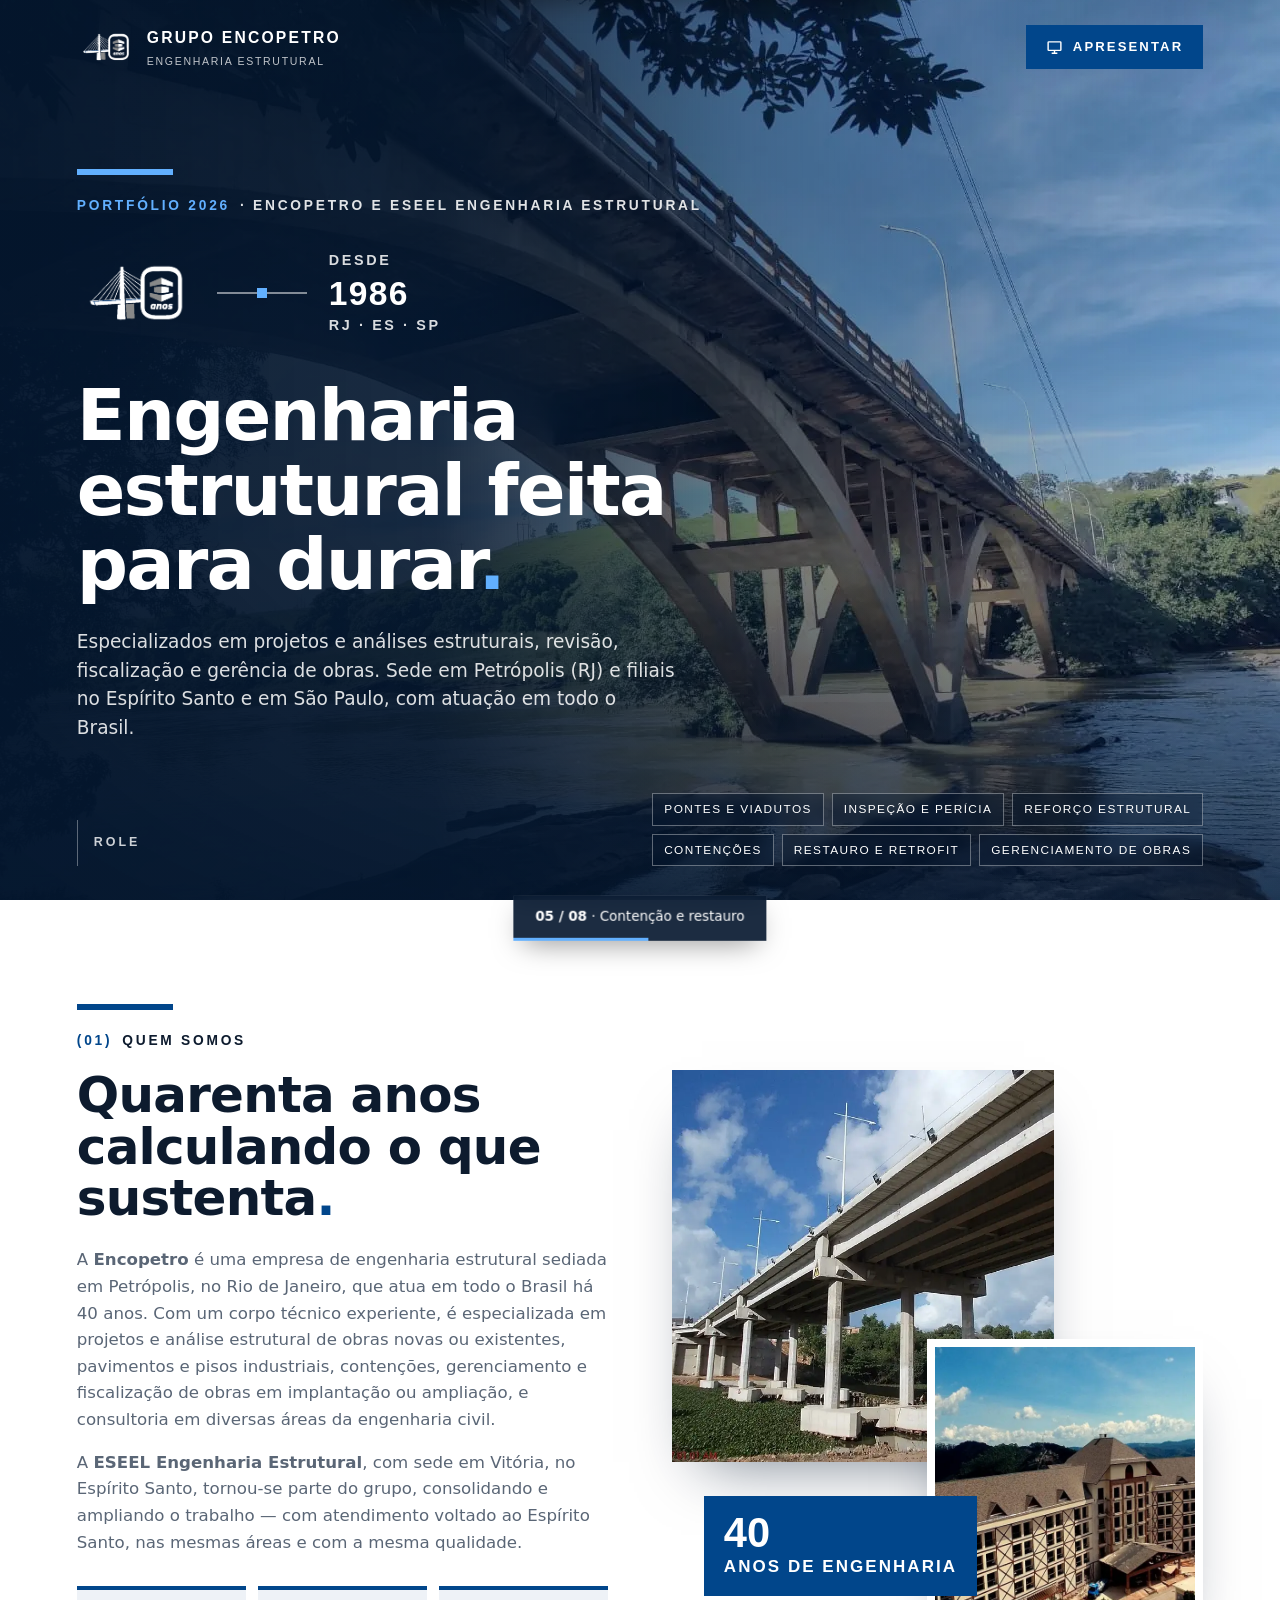
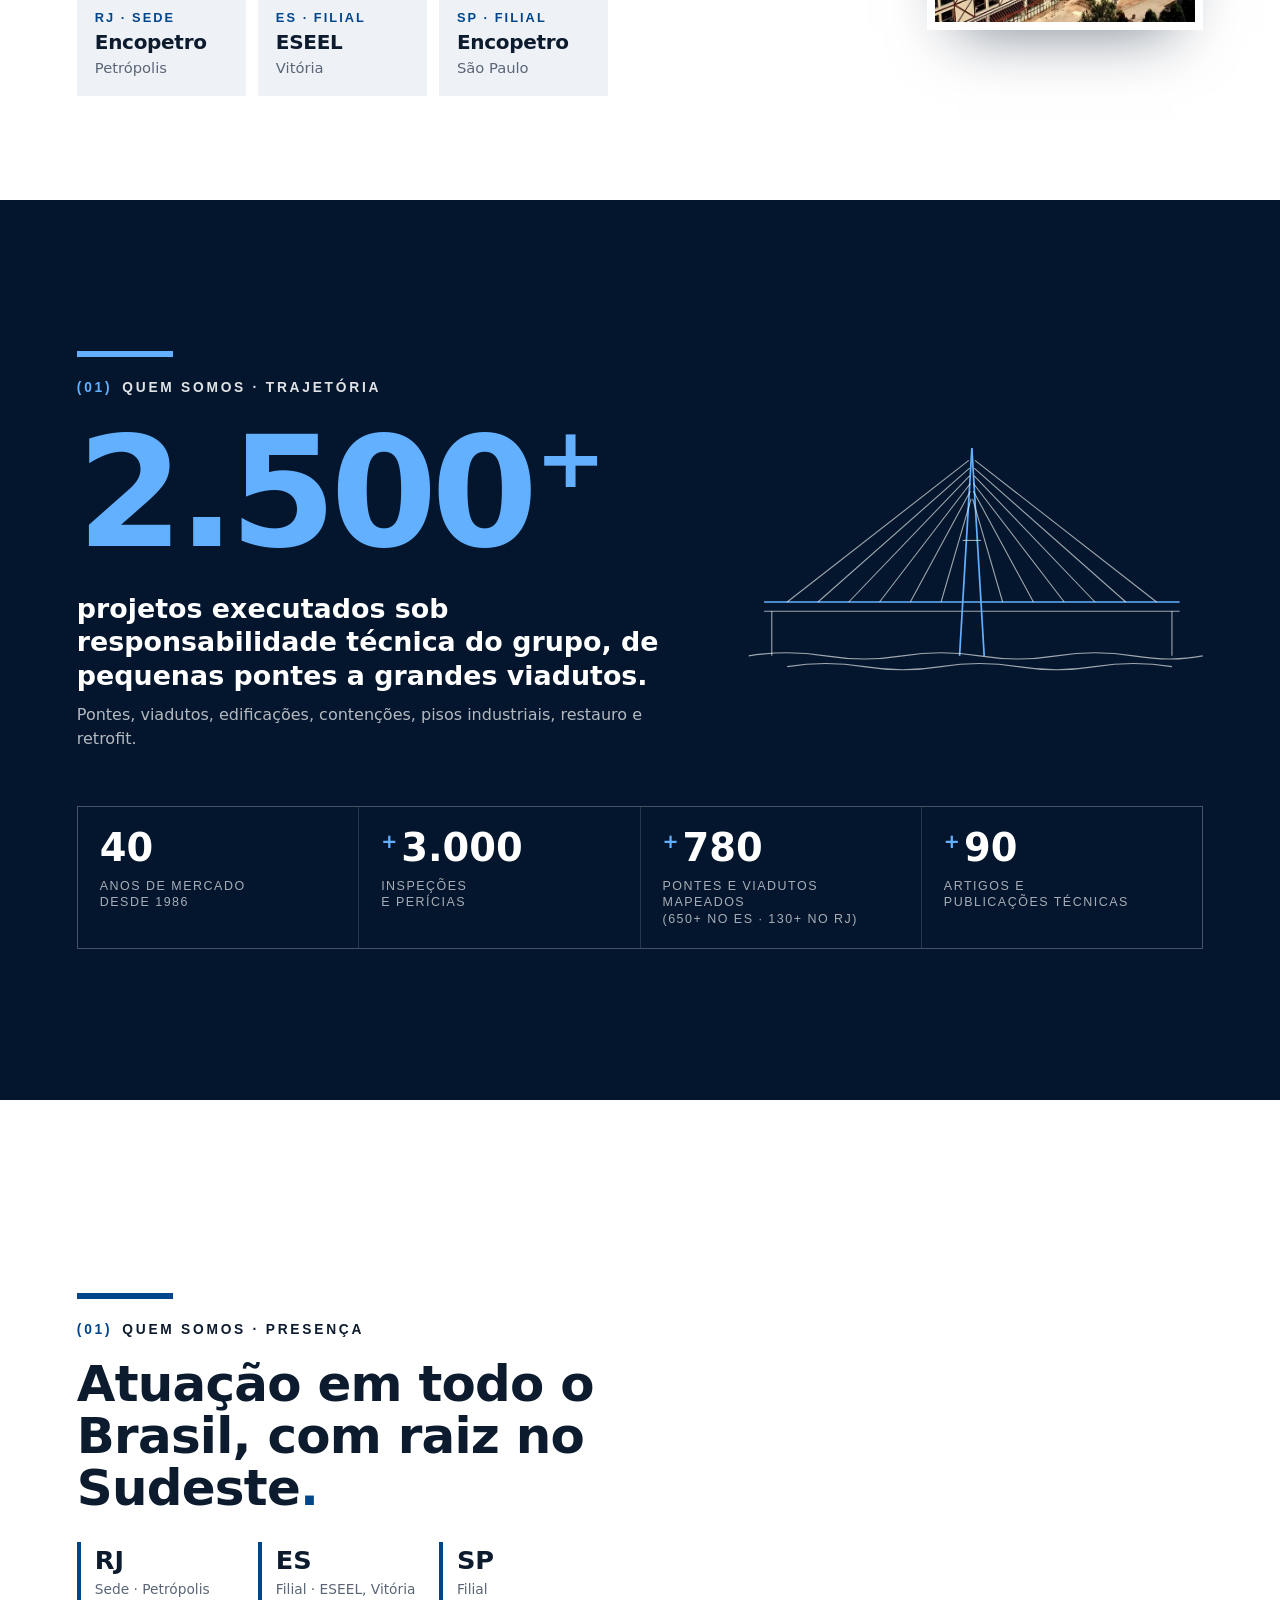
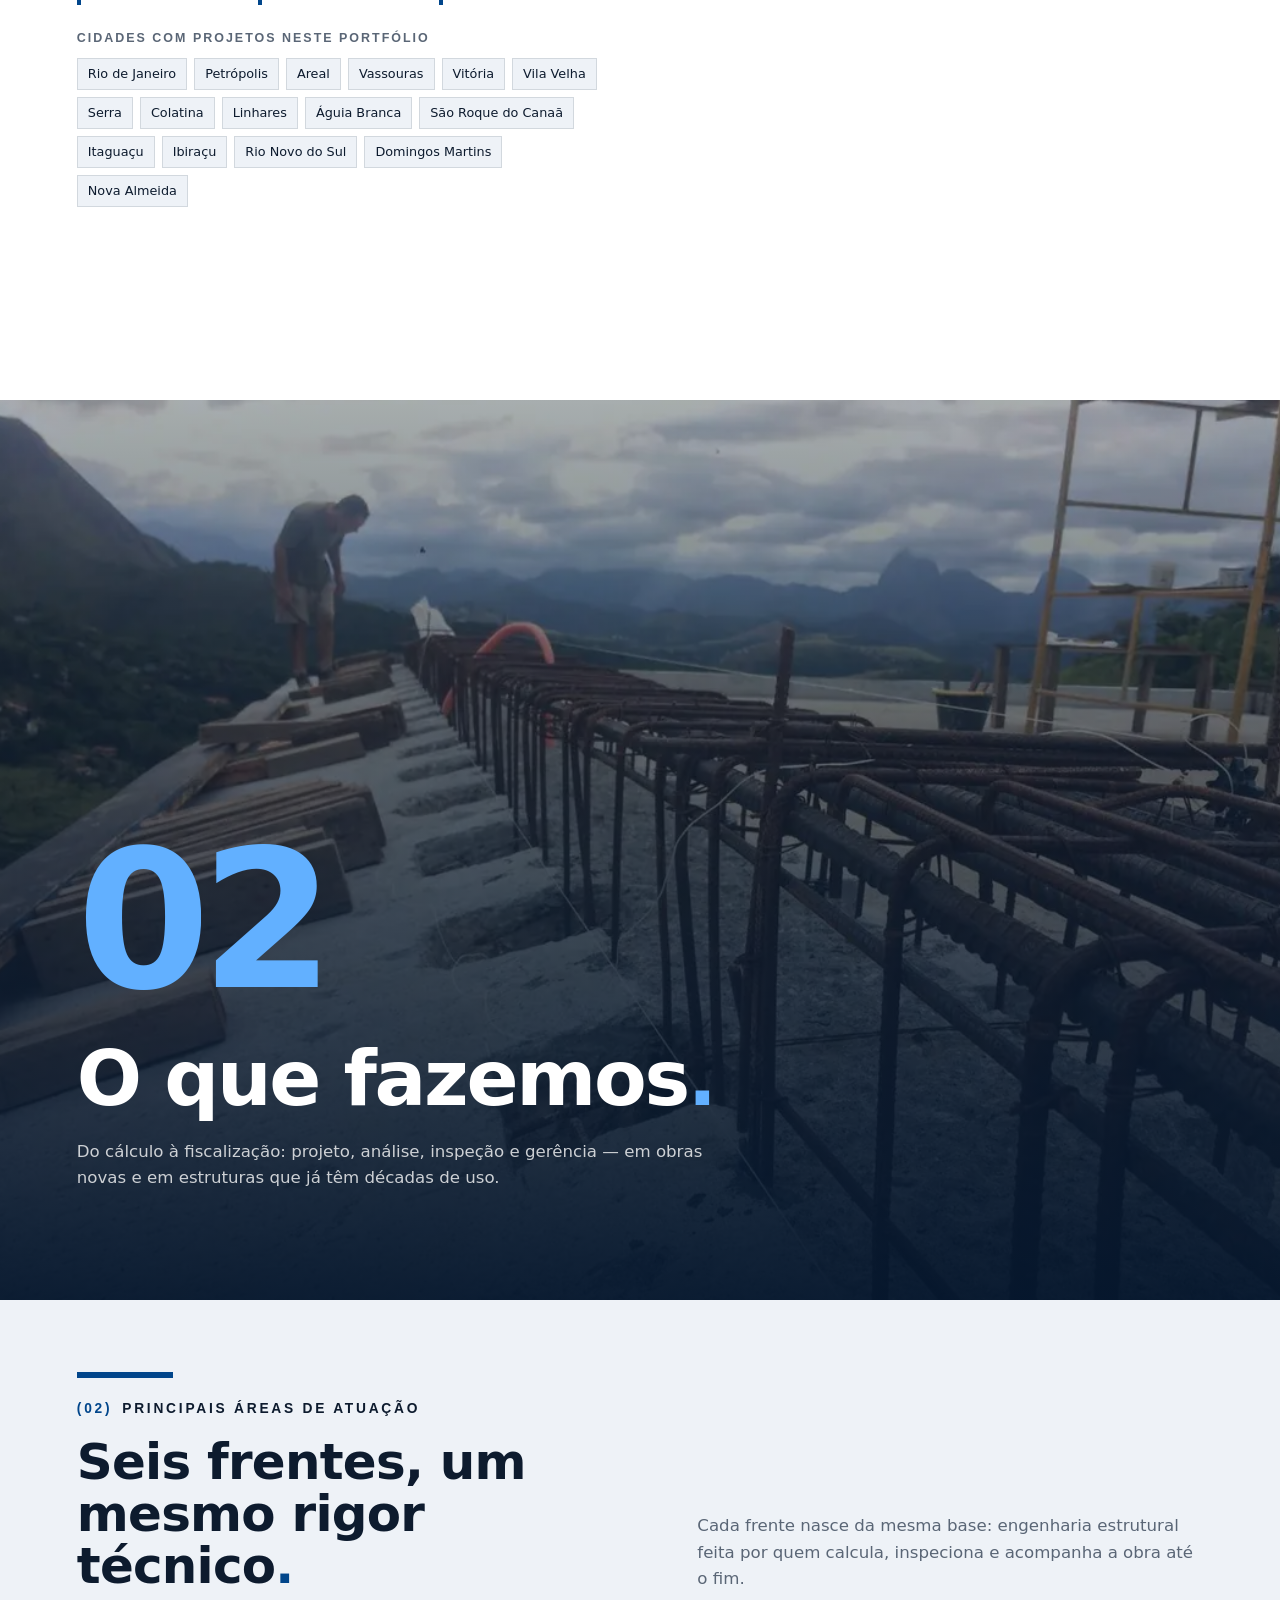
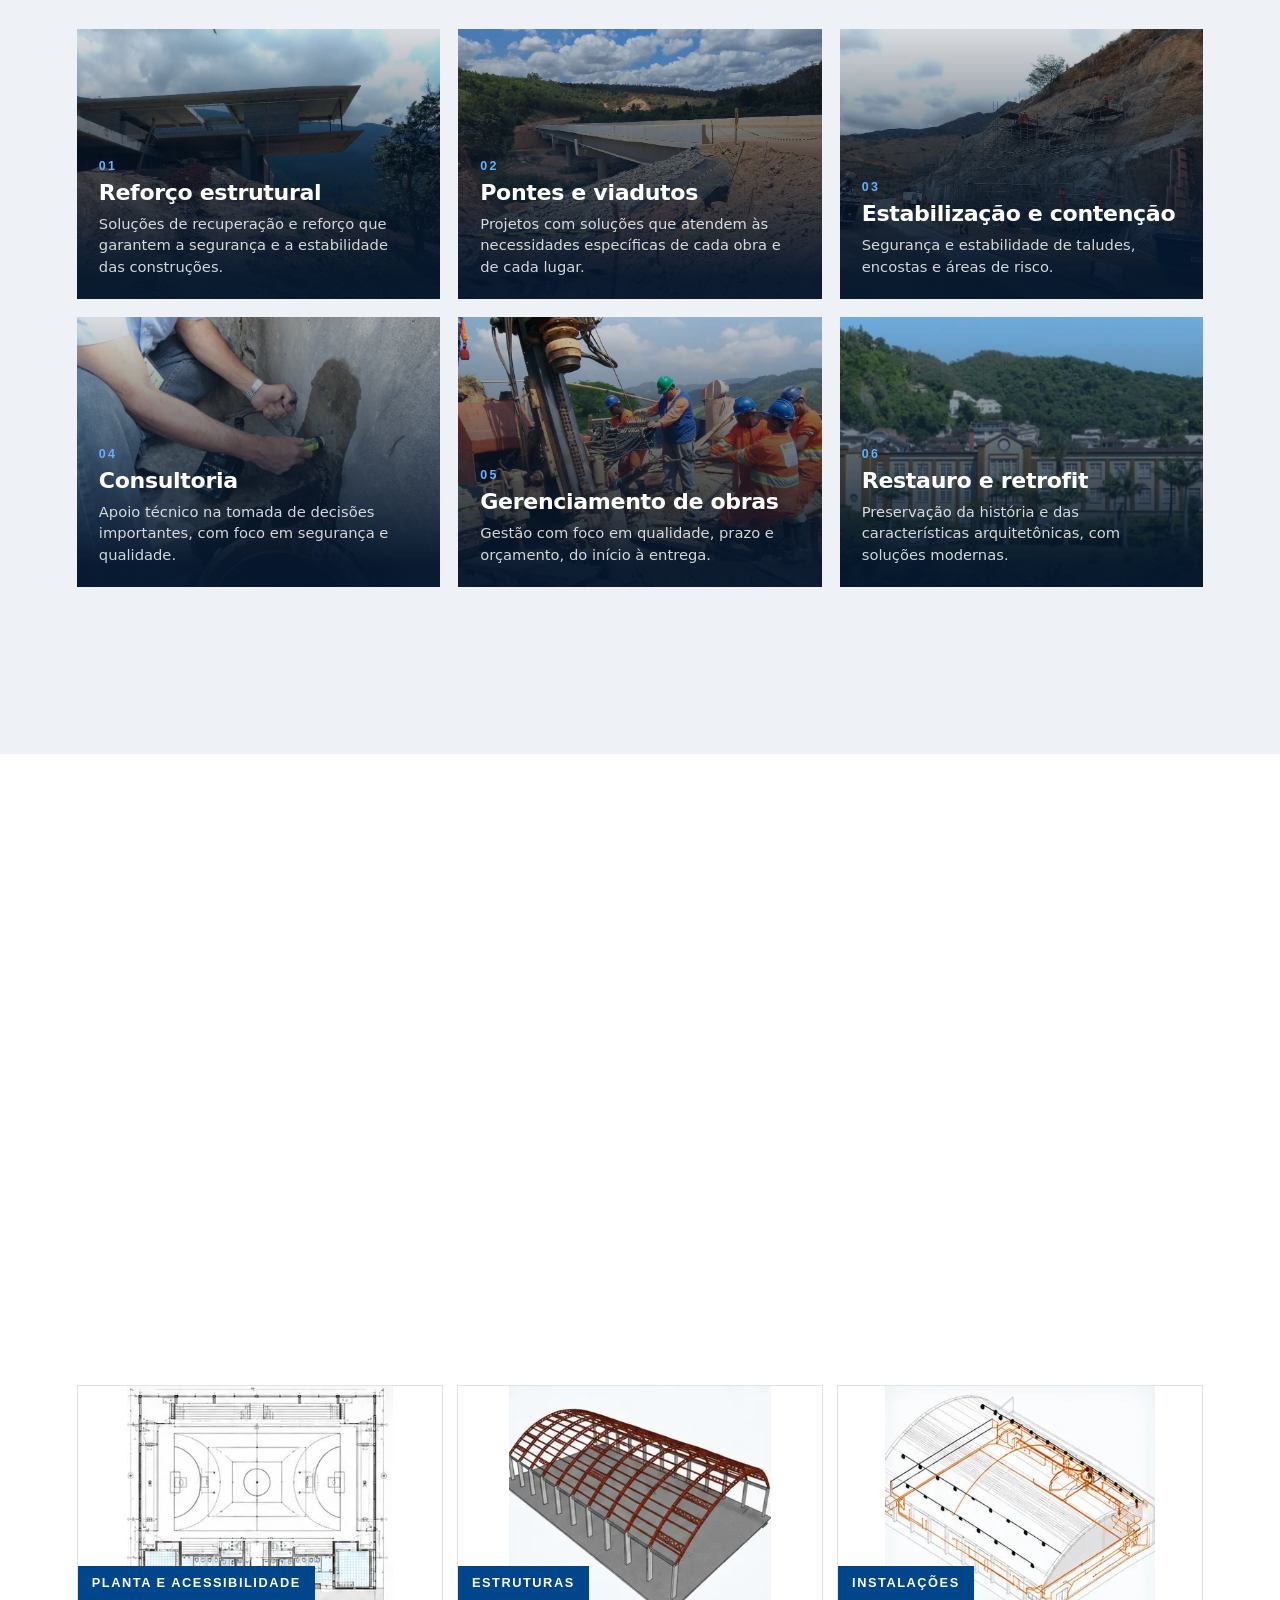
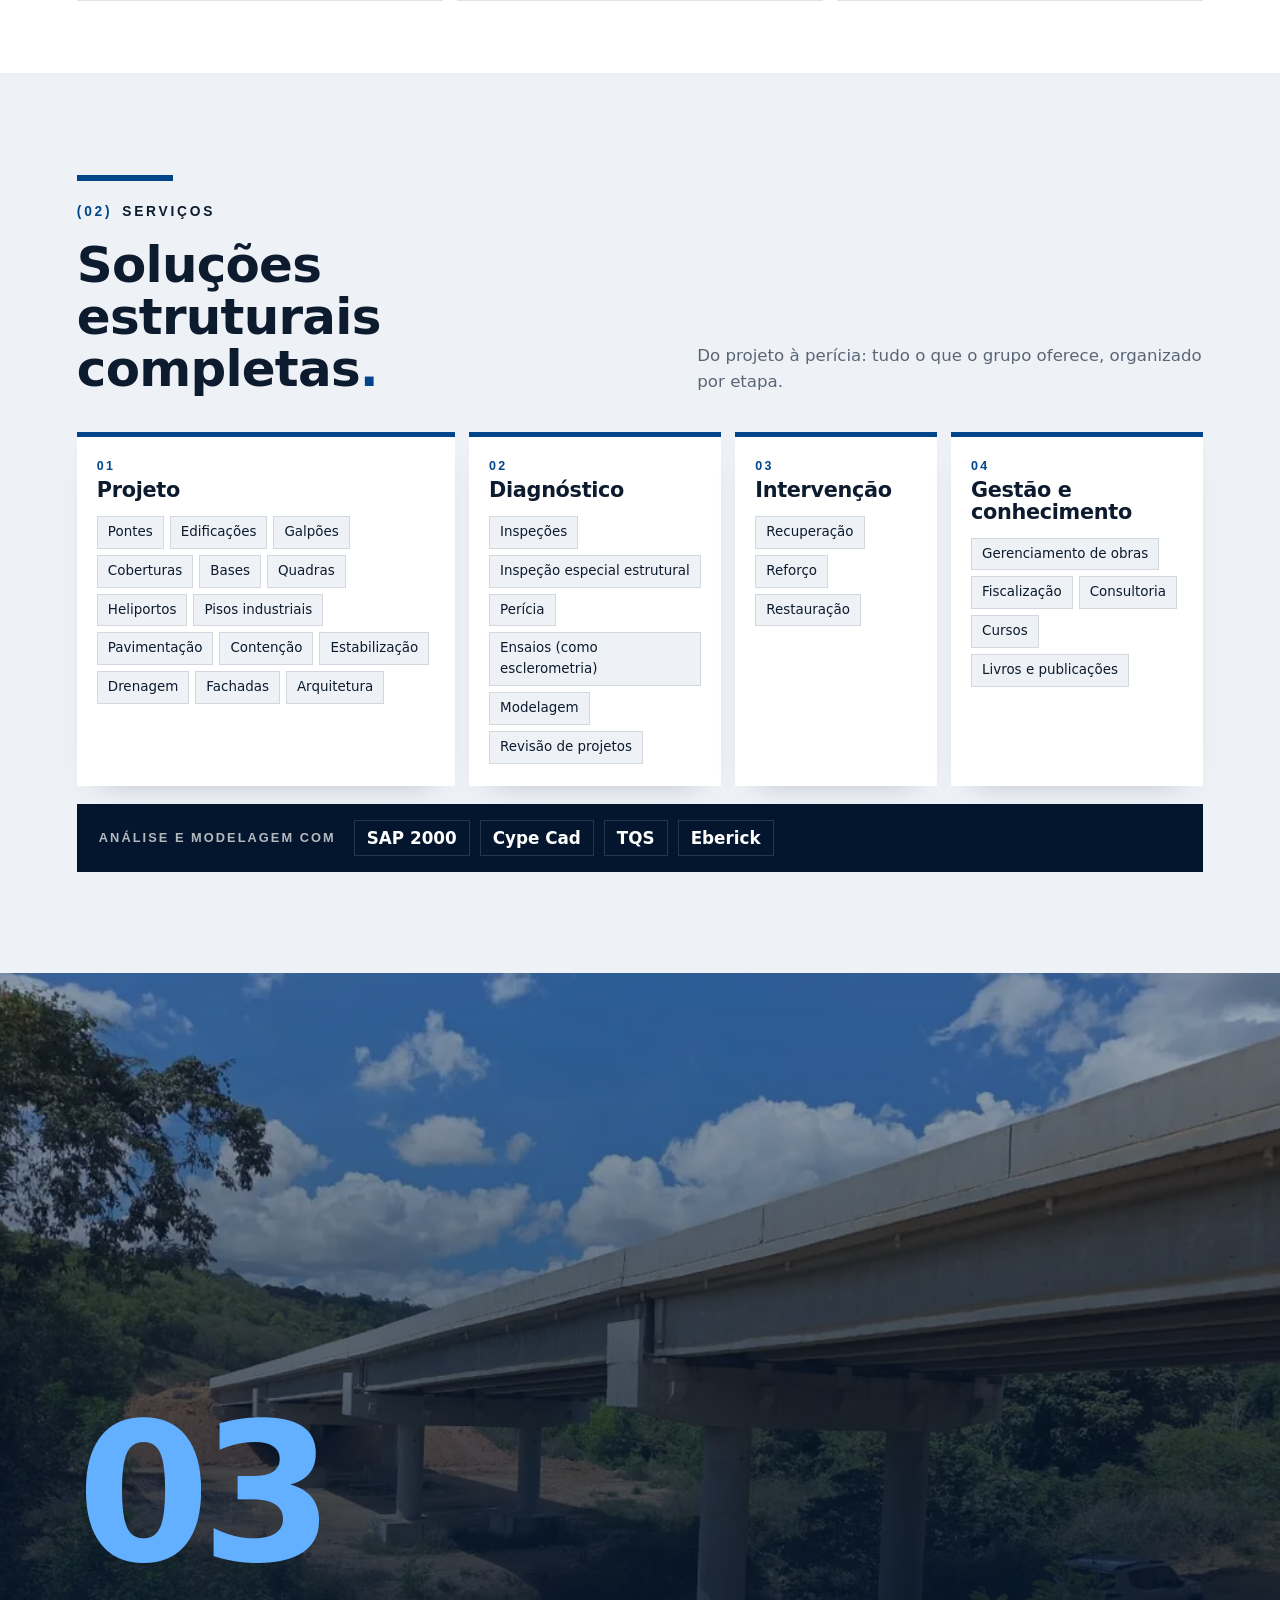
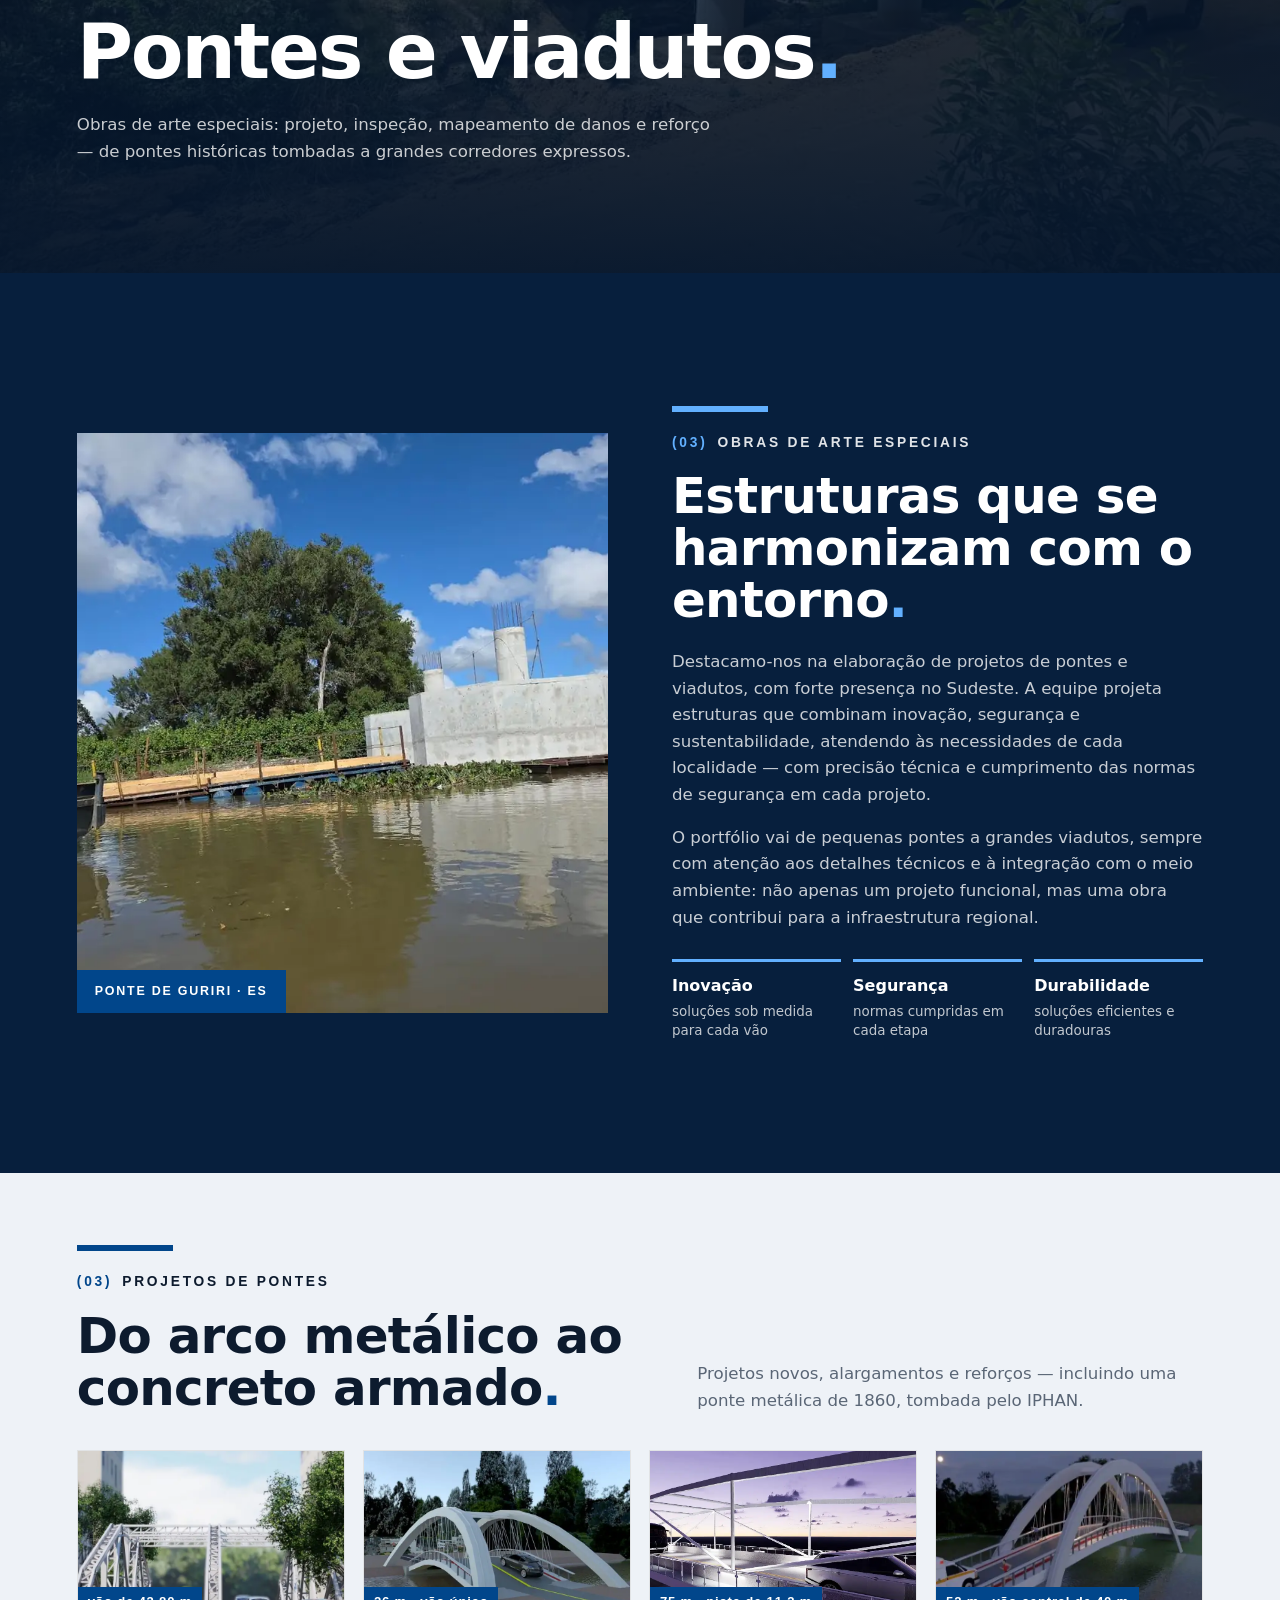
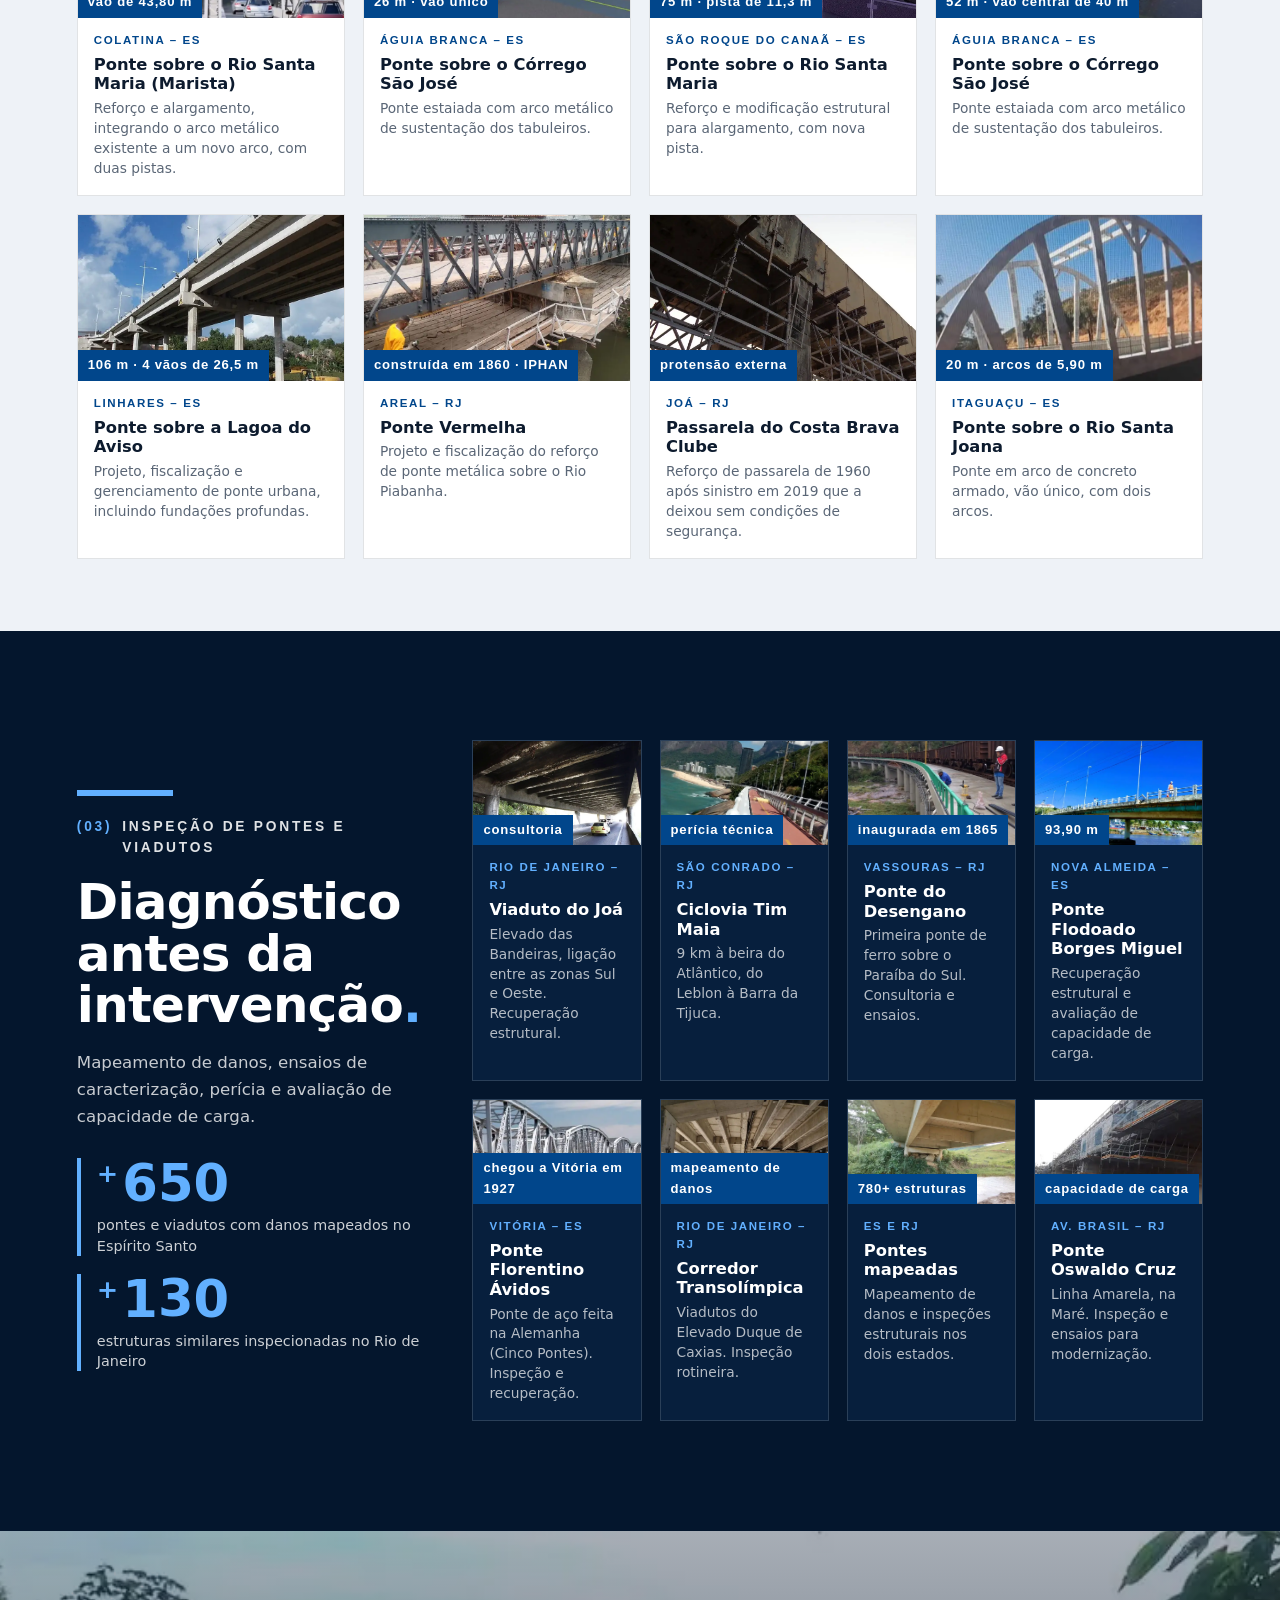
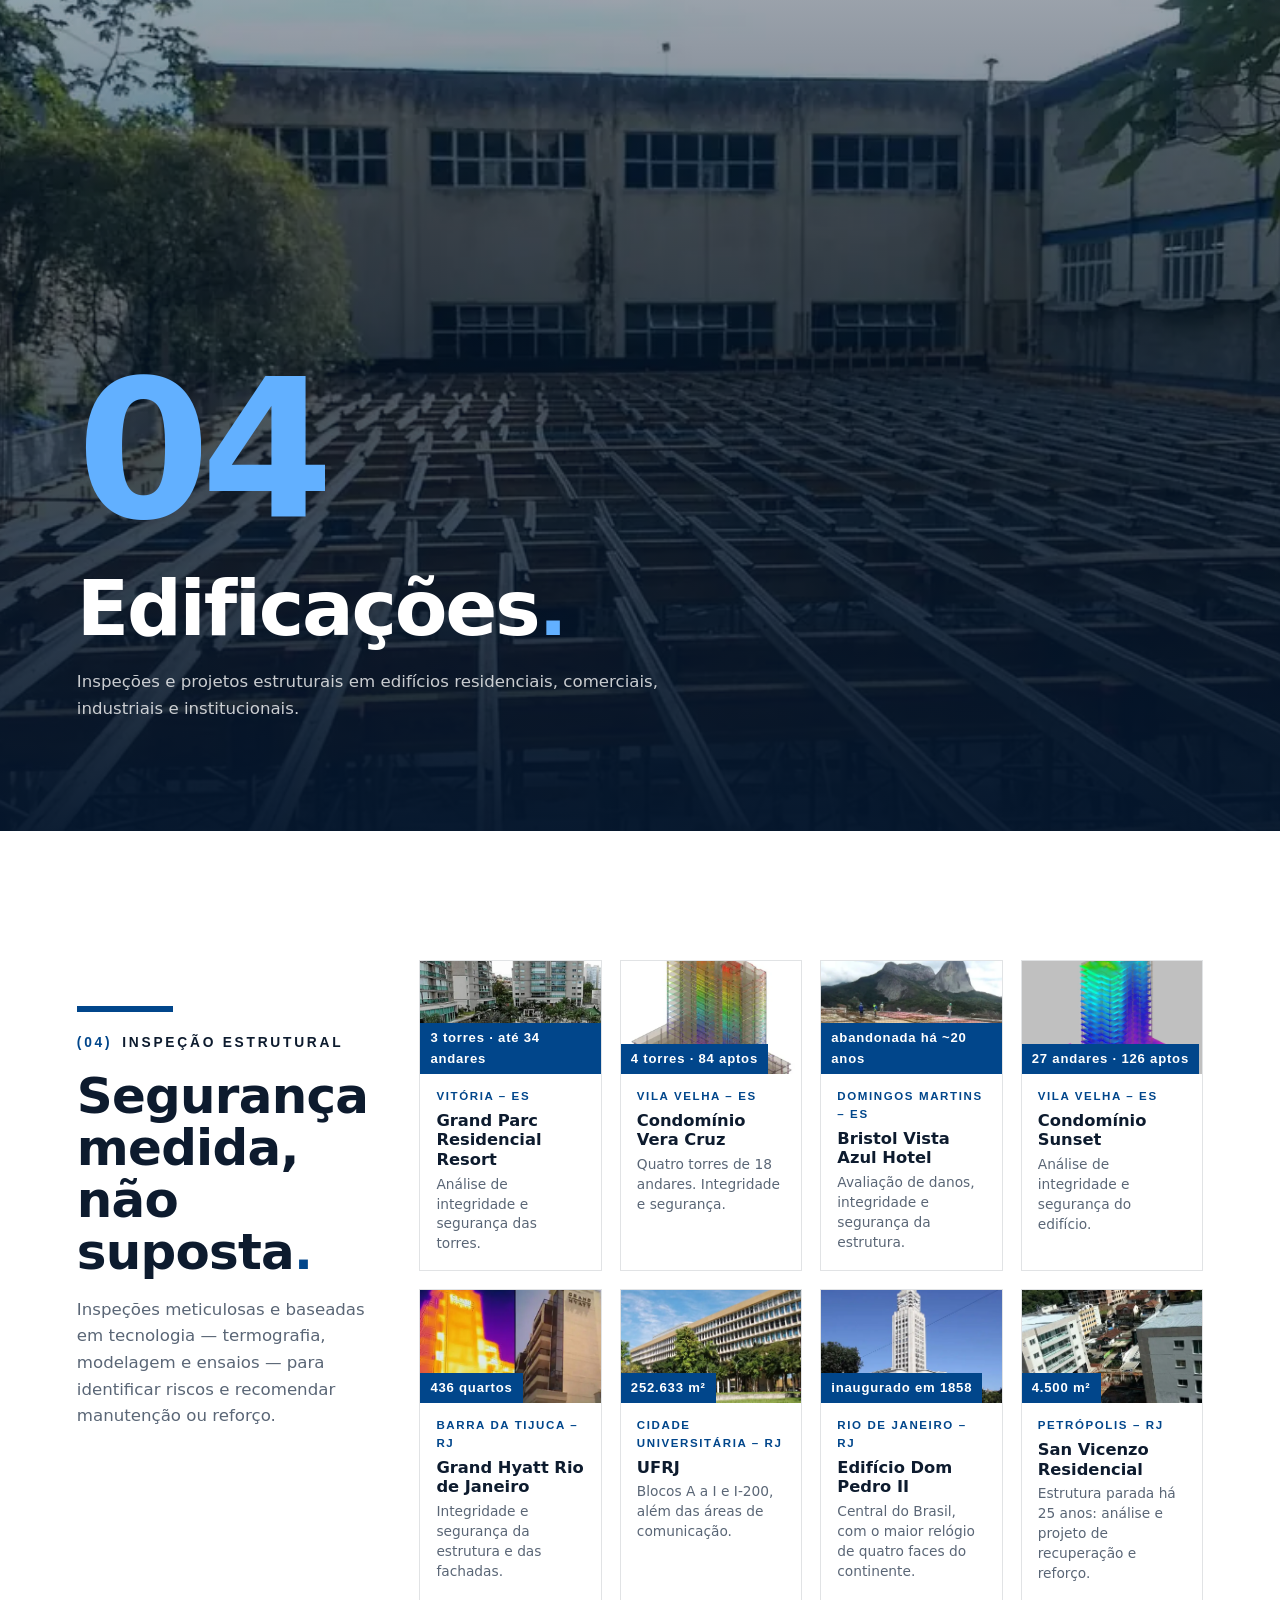
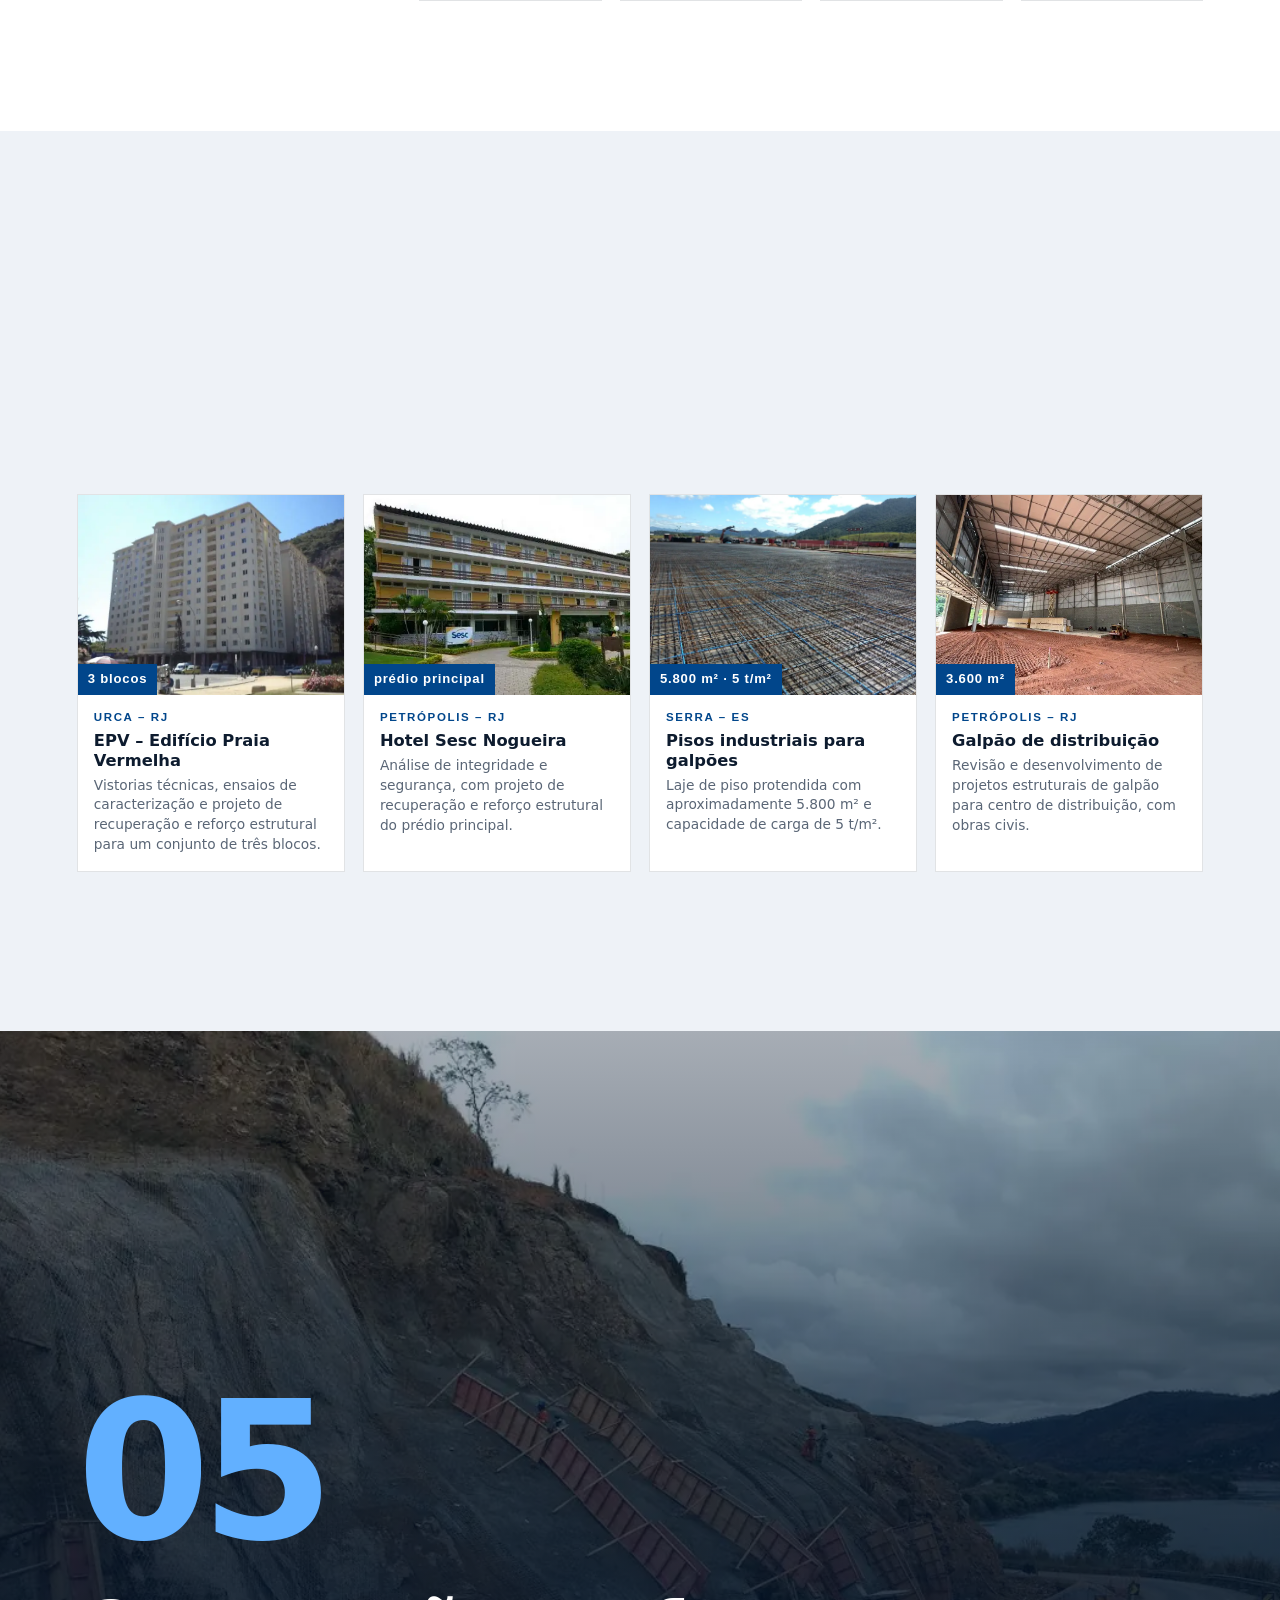
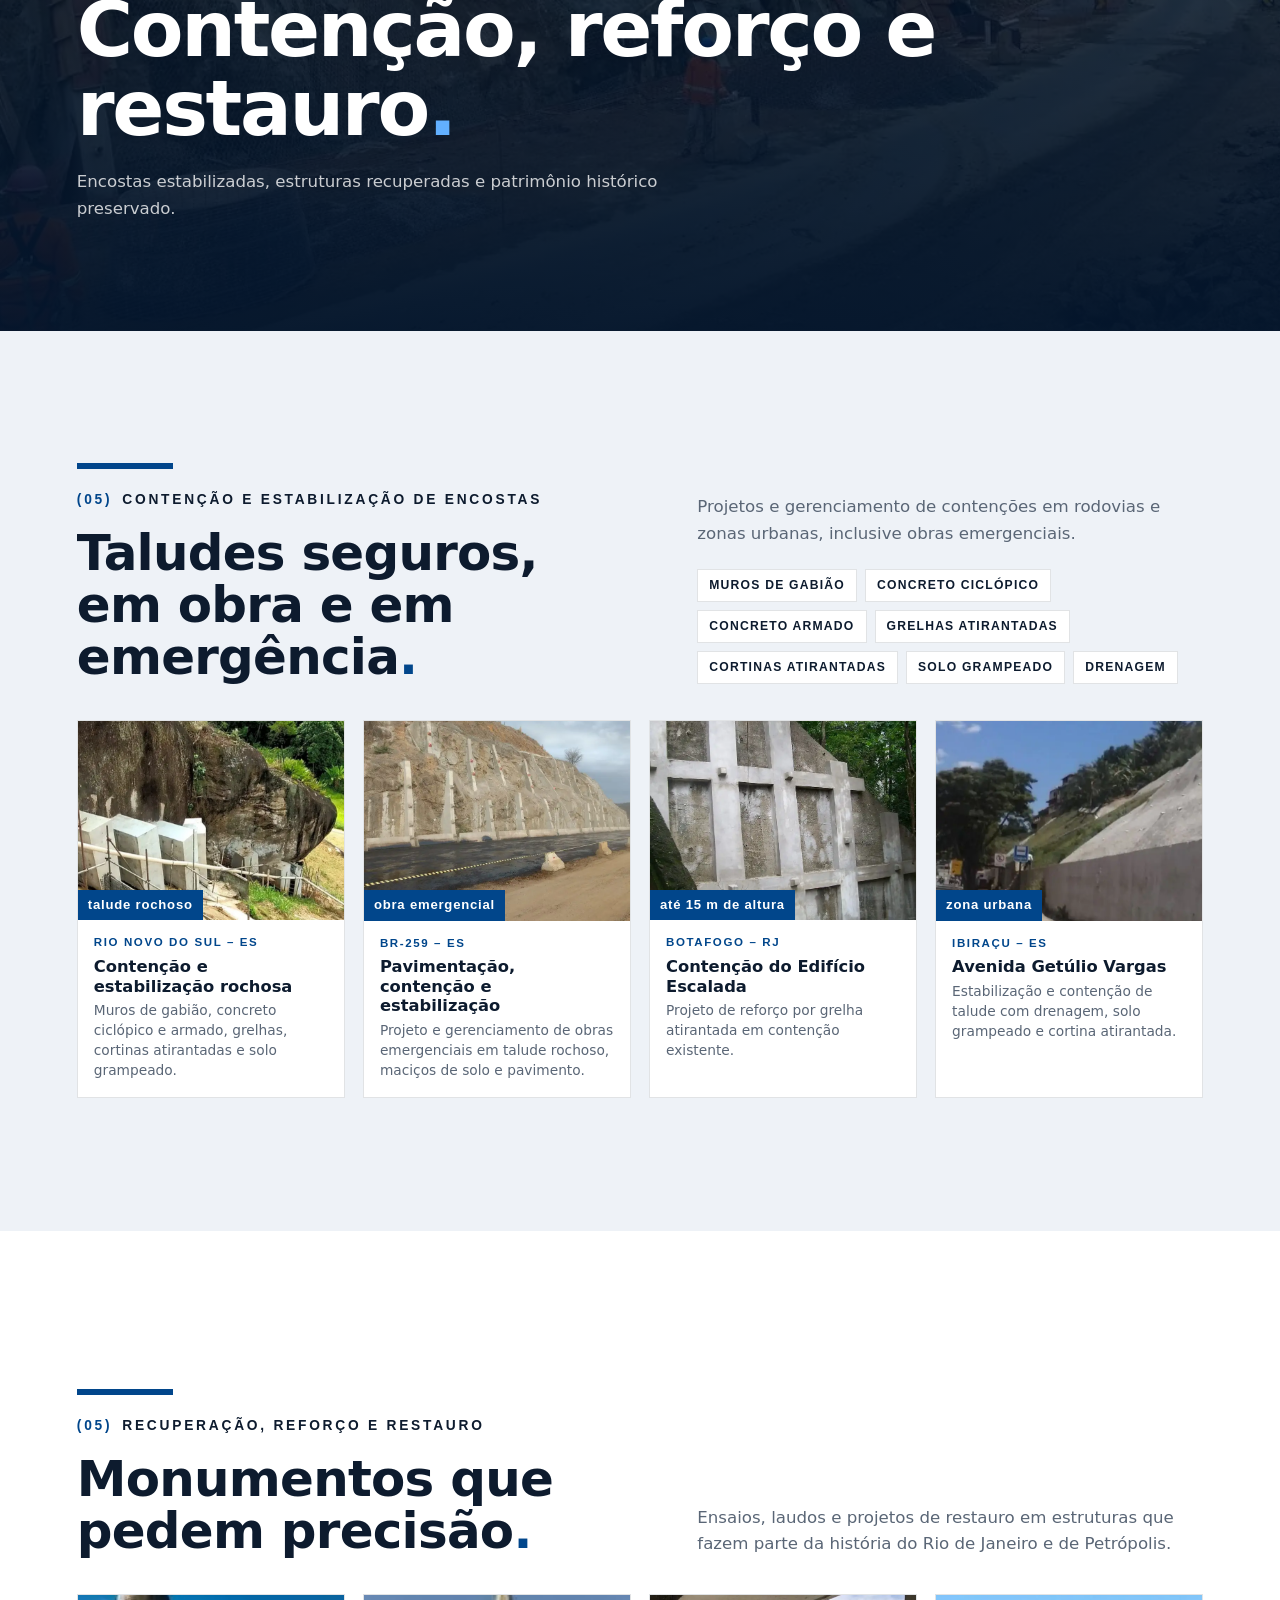
<file: portfolio-encopetro/fonte.html>
<!DOCTYPE html>
<html lang="pt-BR">
<head>
<meta charset="utf-8">
<script>document.documentElement.className+=" js";</script>
<meta name="viewport" content="width=device-width, initial-scale=1">
<title>Grupo Encopetro — Portfólio 2026</title>
<meta name="description" content="Grupo Encopetro (Encopetro e ESEEL Engenharia Estrutural): 40 anos de projetos e análises estruturais, inspeções, fiscalização e gerência de obras. RJ, ES e SP, desde 1986.">
<link rel="icon" href="fotos/logo-marca.png">
<style>
/*FONTES*/

/* ================================================================
   TOKENS
   ================================================================ */
:root{
  --azul:#01468b;
  --azul-2:#0b5cb3;
  --aco:#62b0ff;
  --noite:#04162d;
  --noite-2:#071f3d;
  --grafite:#383836;
  --gelo:#eef2f7;
  --papel:#ffffff;
  --tinta:#0d1b2e;
  --cinza:#5a6676;
  --cinza-2:#8a95a5;
  --linha:rgba(13,27,46,.12);
  --linha-esc:rgba(255,255,255,.14);
  --pad-x:clamp(20px,6vw,96px);
  --pad-y:clamp(56px,8vh,96px);
  --ease:cubic-bezier(.22,1,.36,1);
  --display:'Barlow',system-ui,'Segoe UI',Arial,sans-serif;
  --cond:'Barlow Condensed','Arial Narrow',Arial,sans-serif;
}
*,*::before,*::after{box-sizing:border-box}
html{-webkit-text-size-adjust:100%;scroll-behavior:smooth}
body{margin:0;background:var(--noite);color:var(--tinta);font-family:var(--display);font-size:17px;line-height:1.55;-webkit-font-smoothing:antialiased;overflow-x:hidden}
img{display:block;max-width:100%}
h1,h2,h3,h4{margin:0;font-weight:700;line-height:1.04;letter-spacing:-.015em}
p{margin:0}
a{color:inherit;text-decoration:none}
ul{margin:0;padding:0;list-style:none}
button{font:inherit;color:inherit;cursor:pointer}
.ponto{color:var(--aco)}
.claro .ponto,.gelo .ponto{color:var(--azul)}

/* ================================================================
   SEÇÕES (cada uma é um "slide")
   ================================================================ */
section{position:relative;min-height:100vh;padding:var(--pad-y) var(--pad-x);display:flex;flex-direction:column;justify-content:center;overflow:hidden}
.escuro{background:var(--noite);color:#fff}
.escuro-2{background:var(--noite-2);color:#fff}
.claro{background:var(--papel);color:var(--tinta)}
.gelo{background:var(--gelo);color:var(--tinta)}
.dentro{width:100%;max-width:1320px;margin:0 auto;position:relative;z-index:2}

/* olho: traço + rótulo */
.traco{width:96px;height:6px;background:var(--aco);margin-bottom:20px;transform-origin:left;transition:transform .9s var(--ease) .1s}
.js .traco{transform:scaleX(0)}
.claro .traco,.gelo .traco{background:var(--azul)}
.js .vis .traco,.js .vis.traco{transform:scaleX(1)}
.olho{font-family:var(--cond);font-weight:600;font-size:.86rem;letter-spacing:.2em;text-transform:uppercase;margin-bottom:18px;display:flex;gap:10px;align-items:baseline}
.olho b{color:var(--aco);font-weight:600}
.claro .olho b,.gelo .olho b{color:var(--azul)}
.escuro .olho,.escuro-2 .olho{color:rgba(255,255,255,.88)}
.claro .olho,.gelo .olho{color:var(--tinta)}
.h2{font-size:clamp(2rem,3.9vw,3.5rem)}
.lead{font-size:clamp(1rem,1.3vw,1.2rem);line-height:1.6}
.escuro .lead,.escuro-2 .lead{color:rgba(255,255,255,.78)}
.claro .lead,.gelo .lead{color:var(--cinza)}
.cabeca{display:grid;grid-template-columns:1.1fr 1fr;gap:clamp(24px,5vw,80px);align-items:end;margin-bottom:clamp(26px,4vh,44px)}
@media screen and (max-width:900px){.cabeca{grid-template-columns:1fr;gap:16px}}

/* revelação */
.rv{transition:opacity .9s var(--ease),transform .9s var(--ease)}
.js .rv{opacity:0;transform:translateY(28px)}
.js .rv.vis{opacity:1;transform:none}
.rv.d1{transition-delay:.08s}.rv.d2{transition-delay:.16s}.rv.d3{transition-delay:.24s}.rv.d4{transition-delay:.32s}.rv.d5{transition-delay:.4s}.rv.d6{transition-delay:.48s}.rv.d7{transition-delay:.56s}.rv.d8{transition-delay:.64s}

/* ================================================================
   BARRA SUPERIOR
   ================================================================ */
#topo{position:fixed;top:0;left:0;right:0;z-index:60;display:flex;align-items:center;justify-content:space-between;padding:18px var(--pad-x);transition:background .4s,padding .4s,box-shadow .4s}
#topo.solido{background:rgba(4,22,45,.86);backdrop-filter:blur(12px);-webkit-backdrop-filter:blur(12px);padding:11px var(--pad-x);box-shadow:0 1px 0 var(--linha-esc)}
.marca{display:flex;align-items:center;gap:12px;color:#fff}
.marca .logo40{width:58px;height:auto}
.marca .m1{font-family:var(--cond);font-weight:600;letter-spacing:.14em;font-size:.98rem;line-height:1}
.marca .m2{font-family:var(--cond);font-weight:500;letter-spacing:.16em;font-size:.66rem;opacity:.75;margin-top:3px}
.btn-apr{display:inline-flex;align-items:center;gap:10px;background:var(--azul);color:#fff;border:0;padding:12px 20px;font-family:var(--cond);font-weight:600;letter-spacing:.16em;font-size:.82rem;text-transform:uppercase;transition:background .3s,transform .3s var(--ease)}
.btn-apr:hover{background:var(--azul-2);transform:translateY(-2px)}
.btn-apr svg{width:17px;height:17px}

/* indicador de capítulo */
#pilula{position:fixed;left:50%;bottom:22px;transform:translate(-50%,140%);z-index:55;background:rgba(4,22,45,.9);backdrop-filter:blur(10px);-webkit-backdrop-filter:blur(10px);color:#fff;padding:11px 22px 13px;font-size:.84rem;font-weight:500;min-width:250px;text-align:center;transition:transform .5s var(--ease);box-shadow:0 10px 30px -10px rgba(0,0,0,.5)}
#pilula.on{transform:translate(-50%,0)}
#pilula b{font-weight:700}
#pilula .barra{position:absolute;left:0;bottom:0;height:3px;background:var(--aco);width:0;transition:width .2s linear}
#barra-prog{position:fixed;top:0;left:0;height:3px;background:var(--aco);z-index:70;width:0}

/* ================================================================
   CAPA
   ================================================================ */
#capa{min-height:100vh;justify-content:center;padding-top:96px;padding-bottom:84px}
#capa .foto{position:absolute;inset:0;background:url(fotos/capa-ponte.webp) 60% 50%/cover no-repeat;animation:kb 22s ease-out both;z-index:0}
@keyframes kb{from{transform:scale(1.16)}to{transform:scale(1)}}
#capa::after{content:"";position:absolute;inset:0;z-index:1;background:
  linear-gradient(90deg,rgba(4,22,45,.97) 0%,rgba(4,22,45,.9) 34%,rgba(4,22,45,.55) 58%,rgba(4,22,45,.15) 100%),
  linear-gradient(0deg,rgba(4,22,45,.7) 0%,transparent 40%)}
.capa-txt{max-width:720px}
.selo40{display:flex;align-items:center;gap:22px;margin:4px 0 26px}
.selo40 img{width:118px;height:auto}
.selo40 .liga{width:90px;height:2px;background:rgba(255,255,255,.5);position:relative}
.selo40 .liga::after{content:"";position:absolute;left:50%;top:50%;width:10px;height:10px;background:var(--aco);transform:translate(-50%,-50%)}
.selo40 .desde{font-family:var(--cond);font-weight:600;letter-spacing:.18em;font-size:.9rem;line-height:1.35;color:rgba(255,255,255,.85)}
.selo40 .desde b{display:block;font-size:2.1rem;letter-spacing:.04em;color:#fff;font-weight:600}
h1.titulo{font-size:clamp(2.6rem,5.6vw,5rem);color:#fff;margin-bottom:26px;letter-spacing:-.025em}
.capa-lead{font-size:clamp(1.05rem,1.45vw,1.3rem);color:rgba(255,255,255,.86);max-width:600px;line-height:1.55}
.rolar{position:absolute;left:var(--pad-x);bottom:34px;z-index:3;display:flex;align-items:center;gap:16px;font-family:var(--cond);font-weight:600;letter-spacing:.24em;font-size:.78rem;color:rgba(255,255,255,.8)}
.rolar i{width:1px;height:46px;background:rgba(255,255,255,.35);position:relative;overflow:hidden}
.rolar i::after{content:"";position:absolute;left:0;top:-40%;width:1px;height:40%;background:#fff;animation:desce 2.2s ease-in-out infinite}
@keyframes desce{to{top:100%}}
.capa-servicos{position:absolute;right:var(--pad-x);bottom:34px;z-index:3;display:flex;gap:8px;flex-wrap:wrap;justify-content:flex-end;max-width:46%}
.capa-servicos span{font-family:var(--cond);font-weight:500;letter-spacing:.12em;text-transform:uppercase;font-size:.74rem;color:#fff;border:1px solid rgba(255,255,255,.35);padding:6px 11px;background:rgba(4,22,45,.35);backdrop-filter:blur(4px)}
@media screen and (max-width:900px){.capa-servicos{display:none}}

/* ================================================================
   QUEM SOMOS
   ================================================================ */
.sobre{display:grid;grid-template-columns:1fr 1fr;gap:clamp(30px,5vw,80px);align-items:center}
.sobre p+p{margin-top:16px}
.sedes{display:grid;grid-template-columns:repeat(3,1fr);gap:12px;margin-top:30px}
.sede{border-top:4px solid var(--azul);background:var(--gelo);padding:18px 18px 16px}
.sede .n{font-family:var(--cond);font-weight:600;letter-spacing:.16em;font-size:.8rem;color:var(--azul)}
.sede h4{font-size:1.25rem;margin:4px 0 4px}
.sede p{font-size:.92rem;color:var(--cinza)}
.mosaico{position:relative;height:min(68vh,560px)}
.mosaico figure{position:absolute;margin:0;overflow:hidden;box-shadow:0 30px 60px -30px rgba(4,22,45,.55)}
.mosaico figure img{width:100%;height:100%;object-fit:cover;transition:transform 1.2s var(--ease)}
.mosaico figure:hover img{transform:scale(1.06)}
.mosaico .f1{left:0;top:0;width:72%;height:70%}
.mosaico .f2{right:0;bottom:0;width:52%;height:52%;border:8px solid #fff}
.mosaico .tag40{position:absolute;left:6%;bottom:6%;background:var(--azul);color:#fff;padding:16px 20px;font-family:var(--cond);font-weight:600;letter-spacing:.12em;z-index:2}
.mosaico .tag40 b{display:block;font-size:2.6rem;letter-spacing:0;line-height:1}
@media screen and (max-width:900px){.sobre{grid-template-columns:1fr}.mosaico{height:420px}}

/* ================================================================
   NÚMEROS
   ================================================================ */
.num-grid{display:grid;grid-template-columns:1.15fr .85fr;gap:40px;align-items:center}
.gigante{font-family:var(--display);font-weight:700;font-size:clamp(5rem,12vw,10.5rem);line-height:.9;color:var(--aco);letter-spacing:-.04em;display:flex;align-items:flex-start}
.gigante .mais{font-size:.55em;margin-left:.04em;line-height:1}
.gig-leg{font-size:clamp(1.3rem,2.1vw,1.9rem);font-weight:600;line-height:1.25;margin:22px 0 10px;max-width:640px}
.gig-sub{color:rgba(255,255,255,.7);font-size:1rem}
.stats{display:grid;grid-template-columns:repeat(4,1fr);gap:1px;background:var(--linha-esc);border:1px solid var(--linha-esc);margin-top:clamp(30px,6vh,56px)}
.stat{background:var(--noite);padding:22px 22px 20px}
.stat .v{font-weight:700;font-size:clamp(1.9rem,3vw,2.7rem);line-height:1;color:#fff;display:flex;align-items:flex-start}
.stat .v small{font-size:.5em;color:var(--aco);margin-right:4px;margin-top:.15em}
.stat .r{font-family:var(--cond);font-weight:500;letter-spacing:.12em;text-transform:uppercase;font-size:.78rem;color:rgba(255,255,255,.65);margin-top:10px;line-height:1.35}
@media screen and (max-width:900px){.num-grid{grid-template-columns:1fr}.stats{grid-template-columns:1fr 1fr}.ponte-svg{display:none}}

/* roleta de dígitos */
.slot{display:inline-flex;overflow:hidden;line-height:1;height:1em;font-variant-numeric:tabular-nums}
.slot .col{display:inline-block;height:1em;overflow:hidden}
.slot .col i{display:flex;flex-direction:column;font-style:normal;transform:translateY(0);transition:transform 1.8s cubic-bezier(.16,1,.3,1)}
.slot .col i b{display:block;height:1em;font-weight:inherit}
.slot.on .col i{transform:translateY(calc(var(--d) * -1em))}
.slot .sep{display:inline-block}

/* desenho da ponte */
.ponte-svg{width:100%;height:auto}
.ponte-svg path{fill:none;stroke:rgba(255,255,255,.62);stroke-width:1.4;stroke-dasharray:1;transition:stroke-dashoffset 2.4s var(--ease)}
.js .ponte-svg path{stroke-dashoffset:1}
.ponte-svg .forte{stroke:var(--aco);stroke-width:2.2}
.js .ponte-svg.vis path{stroke-dashoffset:0}
.ponte-svg path:nth-child(3n){transition-delay:.15s}.ponte-svg path:nth-child(3n+1){transition-delay:.35s}.ponte-svg path:nth-child(3n+2){transition-delay:.55s}

/* ================================================================
   PRESENÇA
   ================================================================ */
.pres{display:grid;grid-template-columns:1fr 1fr;gap:clamp(30px,5vw,80px);align-items:center}
.mapa svg{width:100%;height:auto;max-height:76vh}
.mapa path{fill:#dfe6ef;stroke:#fff;stroke-width:1.2;transition:fill .8s var(--ease)}
html:not(.js) .mapa #pm-RJ,html:not(.js) .mapa #pm-ES{fill:var(--azul)}
html:not(.js) .mapa #pm-SP{fill:var(--azul)}
.mapa.vis #pm-RJ{fill:var(--azul);transition-delay:.2s}
.mapa.vis #pm-ES{fill:var(--azul);transition-delay:.45s}
.mapa.vis #pm-SP{fill:var(--azul);transition-delay:.7s}
.ufs{display:grid;grid-template-columns:repeat(3,1fr);gap:12px;margin:28px 0 24px}
.uf{border-left:4px solid var(--azul);padding:4px 0 4px 14px}
.uf b{font-size:1.6rem;display:block;line-height:1.1}
.uf span{font-size:.86rem;color:var(--cinza)}
.uf.sp{border-color:var(--azul)}
.cidades{display:flex;flex-wrap:wrap;gap:7px}
.cidades span{font-size:.8rem;padding:5px 10px;background:var(--gelo);color:var(--tinta);border:1px solid var(--linha)}
.cid-tit{font-family:var(--cond);font-weight:600;letter-spacing:.16em;font-size:.78rem;text-transform:uppercase;color:var(--cinza);margin-bottom:10px}
@media screen and (max-width:900px){.pres{grid-template-columns:1fr}}

/* ================================================================
   DIVISOR DE CAPÍTULO
   ================================================================ */
.divisor{justify-content:flex-end;padding-bottom:clamp(60px,12vh,120px)}
.divisor .foto{position:absolute;inset:-6% 0;background-size:cover;background-position:center;z-index:0;transform:scale(1.08);transition:transform 2.6s var(--ease)}
.divisor.vis .foto{transform:scale(1)}
.divisor::after{content:"";position:absolute;inset:0;z-index:1;background:linear-gradient(0deg,rgba(4,22,45,.96) 0%,rgba(4,22,45,.72) 45%,rgba(4,22,45,.35) 100%)}
.div-num{font-weight:700;font-size:clamp(6rem,15vw,13rem);line-height:.8;color:var(--aco);letter-spacing:-.05em;margin-bottom:22px}
.divisor h2{font-size:clamp(2.6rem,6vw,5.4rem);color:#fff;letter-spacing:-.03em}
.divisor .lead{max-width:640px;margin-top:20px}

/* ================================================================
   ÁREAS DE ATUAÇÃO
   ================================================================ */
.areas{display:grid;grid-template-columns:repeat(3,1fr);gap:18px}
.area{position:relative;min-height:clamp(220px,30vh,280px);overflow:hidden;color:#fff;display:flex;flex-direction:column;justify-content:flex-end;padding:22px}
.area img{position:absolute;inset:0;width:100%;height:100%;object-fit:cover;transition:transform 1.2s var(--ease)}
.area::after{content:"";position:absolute;inset:0;background:linear-gradient(0deg,rgba(4,22,45,.96) 8%,rgba(4,22,45,.55) 55%,rgba(4,22,45,.15));transition:background .5s}
.area:hover img{transform:scale(1.08)}
.area:hover::after{background:linear-gradient(0deg,rgba(1,70,139,.97) 10%,rgba(1,70,139,.7) 60%,rgba(1,70,139,.3))}
.area>*:not(img){position:relative;z-index:2}
.area .n{font-family:var(--cond);font-weight:600;letter-spacing:.18em;font-size:.78rem;color:var(--aco);margin-bottom:6px}
.area h3{font-size:1.38rem;margin-bottom:8px}
.area p{font-size:.92rem;color:rgba(255,255,255,.82);line-height:1.45}
.faixa{margin-top:22px;display:flex;align-items:center;justify-content:space-between;gap:20px;background:var(--azul);color:#fff;padding:18px 26px;flex-wrap:wrap}
.faixa b{font-size:1.5rem}
.faixa span{font-family:var(--cond);letter-spacing:.14em;text-transform:uppercase;font-size:.86rem;opacity:.85}
@media screen and (max-width:900px){.areas{grid-template-columns:1fr 1fr}}
@media screen and (max-width:600px){.areas{grid-template-columns:1fr}}

/* ================================================================
   INTRO DIVIDIDA (foto + texto)
   ================================================================ */
.split{display:grid;grid-template-columns:1fr 1fr;gap:clamp(30px,5vw,80px);align-items:center}
.split .foto-g{position:relative;height:min(70vh,580px);overflow:hidden}
.split .foto-g img{width:100%;height:100%;object-fit:cover;transition:transform 8s linear}
.split .foto-g.vis img{transform:scale(1.07)}
.split .leg{position:absolute;left:0;bottom:0;background:var(--azul);color:#fff;padding:12px 18px;font-family:var(--cond);font-weight:600;letter-spacing:.14em;font-size:.78rem;text-transform:uppercase}
.split p+p{margin-top:16px}
.pilares{display:grid;grid-template-columns:repeat(3,1fr);gap:12px;margin-top:28px}
.pilares div{border-top:3px solid var(--aco);padding-top:12px;font-weight:600;font-size:1rem}
.claro .pilares div,.gelo .pilares div{border-color:var(--azul)}
.pilares small{display:block;font-weight:400;font-size:.84rem;opacity:.75;margin-top:4px;line-height:1.4}
@media screen and (max-width:900px){.split{grid-template-columns:1fr}.split .foto-g{height:360px}}

/* ================================================================
   CARTÕES DE OBRA
   ================================================================ */
.cards{display:grid;grid-template-columns:repeat(4,1fr);gap:18px}
.card{background:var(--papel);display:flex;flex-direction:column;border:1px solid var(--linha);transition:transform .5s var(--ease),box-shadow .5s var(--ease)}
.card:hover{transform:translateY(-6px);box-shadow:0 26px 50px -28px rgba(4,22,45,.6)}
.escuro .card,.escuro-2 .card{background:var(--noite-2);border-color:var(--linha-esc);color:#fff}
.card .ft{position:relative;aspect-ratio:16/10;overflow:hidden;background:#cfd8e3}
.card .ft img{width:100%;height:100%;object-fit:cover;transition:transform 1s var(--ease)}
.card:hover .ft img{transform:scale(1.07)}
.card .met{position:absolute;left:0;bottom:0;background:var(--azul);color:#fff;font-family:var(--cond);font-weight:600;letter-spacing:.06em;font-size:.82rem;padding:5px 10px}
.card .tx{padding:14px 16px 16px;display:flex;flex-direction:column;gap:5px;flex:1}
.card h3{font-size:1.02rem;line-height:1.2;letter-spacing:0}
.card .loc{font-family:var(--cond);font-weight:600;letter-spacing:.14em;text-transform:uppercase;font-size:.72rem;color:var(--azul)}
.escuro .card .loc,.escuro-2 .card .loc{color:var(--aco)}
.card p{font-size:.86rem;line-height:1.45;color:var(--cinza)}
.escuro .card p,.escuro-2 .card p{color:rgba(255,255,255,.7)}
.cards.c4l .card .ft{aspect-ratio:4/3}
@media screen and (max-width:1100px){.cards{grid-template-columns:repeat(2,1fr)}}
@media screen and (max-width:560px){.cards{grid-template-columns:1fr}}

/* coluna lateral + grade */
.lado{display:grid;grid-template-columns:.36fr 1fr;gap:clamp(24px,4vw,56px);align-items:center}
.lado .cards{grid-template-columns:repeat(4,1fr)}
.destaque-num{margin-top:28px;display:grid;gap:18px}
.destaque-num div{border-left:4px solid var(--aco);padding-left:16px}
.claro .destaque-num div,.gelo .destaque-num div{border-color:var(--azul)}
.destaque-num>div>b{font-size:clamp(2.4rem,4vw,3.4rem);line-height:1;display:flex;align-items:flex-start;color:var(--aco)}
.claro .destaque-num>div>b,.gelo .destaque-num>div>b{color:var(--azul)}
.destaque-num b small{font-size:.5em;margin-right:4px;margin-top:.12em}
.destaque-num>div>span{font-size:.9rem;opacity:.8;display:block;margin-top:6px;line-height:1.4}
@media screen and (max-width:1100px){.lado{grid-template-columns:1fr}.lado .cards{grid-template-columns:repeat(2,1fr)}}
@media screen and (max-width:560px){.lado .cards{grid-template-columns:1fr}}

.tecnicas{display:flex;flex-wrap:wrap;gap:8px;margin-top:22px}
.tecnicas span{font-family:var(--cond);font-weight:600;letter-spacing:.1em;text-transform:uppercase;font-size:.76rem;padding:6px 11px;border:1px solid var(--linha);background:var(--papel)}

/* ================================================================
   PATRIMÔNIO (linha do tempo)
   ================================================================ */
.tempo{position:relative;display:grid;grid-template-columns:repeat(5,1fr);gap:18px;margin-top:10px}
.tempo::before{content:"";position:absolute;left:0;right:0;top:calc(var(--ft-h) + 34px);height:2px;background:var(--linha-esc)}
.tempo::after{content:"";position:absolute;left:0;top:calc(var(--ft-h) + 34px);height:2px;width:0;background:var(--aco);transition:width 2.2s var(--ease) .3s}
.tempo.vis::after,html:not(.js) .tempo::after{width:100%}
.tempo{--ft-h:clamp(150px,22vh,220px)}
.marco .ft{height:var(--ft-h);overflow:hidden}
.marco .ft img{width:100%;height:100%;object-fit:cover;filter:grayscale(.35);transition:filter .6s,transform 1s var(--ease)}
.marco:hover .ft img{filter:none;transform:scale(1.06)}
.marco .quando{font-family:var(--cond);font-weight:600;letter-spacing:.14em;text-transform:uppercase;font-size:.72rem;color:rgba(255,255,255,.6);margin-top:46px;position:relative}
.marco .quando::before{content:"";position:absolute;left:0;top:-22px;width:12px;height:12px;background:var(--aco);transform:translateY(-1px)}
.marco .ano{font-weight:700;font-size:clamp(1.9rem,3vw,2.6rem);color:#fff;margin-top:4px;line-height:1}
.marco p b{color:#fff;font-weight:600}
.marco h4{font-size:1.02rem;margin:10px 0 6px;line-height:1.25}
.marco p{font-size:.84rem;color:rgba(255,255,255,.68);line-height:1.45}
@media screen and (max-width:1000px){.tempo{grid-template-columns:1fr 1fr}.tempo::before,.tempo::after{display:none}}

/* ================================================================
   OBRAS EM DESTAQUE
   ================================================================ */
.filtros{display:flex;flex-wrap:wrap;gap:8px;margin-bottom:24px}
.filtros button{border:1px solid var(--linha-esc);background:transparent;color:rgba(255,255,255,.8);padding:9px 16px;font-family:var(--cond);font-weight:600;letter-spacing:.12em;text-transform:uppercase;font-size:.8rem;transition:all .3s}
.filtros button:hover{border-color:#fff;color:#fff}
.filtros button[aria-pressed="true"]{background:#fff;color:var(--noite);border-color:#fff}
.obras{display:grid;grid-template-columns:repeat(4,1fr);gap:16px}
.obra{position:relative;aspect-ratio:4/3;overflow:hidden;cursor:pointer;background:#0b2a50;border:0;padding:0;text-align:left;color:#fff;display:block;width:100%}
.obra img{width:100%;height:100%;object-fit:cover;transition:transform 1s var(--ease)}
.obra::after{content:"";position:absolute;inset:0;background:linear-gradient(0deg,rgba(4,22,45,.95) 6%,rgba(4,22,45,.25) 55%,transparent)}
.obra:hover img{transform:scale(1.08)}
.obra .ot{position:absolute;left:0;right:0;bottom:0;z-index:2;padding:14px 16px}
.obra .ot b{display:block;font-size:1rem;line-height:1.2}
.obra .ot span{font-family:var(--cond);font-weight:600;letter-spacing:.12em;text-transform:uppercase;font-size:.7rem;color:var(--aco)}
.obra .qt{position:absolute;top:10px;right:10px;z-index:2;background:rgba(4,22,45,.75);font-family:var(--cond);font-weight:600;letter-spacing:.08em;font-size:.74rem;padding:4px 8px;display:flex;gap:6px;align-items:center}
.obra .qt svg{width:13px;height:13px}
.obra.esconde{display:none}
.obra .ver{position:absolute;inset:0;z-index:3;display:grid;place-items:center;opacity:0;transition:opacity .4s}
.obra .ver i{font-style:normal;font-family:var(--cond);font-weight:600;letter-spacing:.18em;font-size:.8rem;border:1px solid #fff;padding:9px 14px;background:rgba(1,70,139,.6)}
.obra:hover .ver,.obra:focus-visible .ver{opacity:1}
@media screen and (max-width:1100px){.obras{grid-template-columns:repeat(3,1fr)}}
@media screen and (max-width:760px){.obras{grid-template-columns:repeat(2,1fr)}}

/* páginas de obra só para impressão */
.obras-print{display:none}

/* lightbox */
#lb{position:fixed;inset:0;z-index:100;background:rgba(3,13,27,.96);display:none;grid-template-columns:1fr 360px;color:#fff}
#lb.on{display:grid;animation:aparece .35s var(--ease)}
@keyframes aparece{from{opacity:0}to{opacity:1}}
#lb .palco{position:relative;display:grid;place-items:center;padding:60px 70px}
#lb .palco img{max-width:100%;max-height:calc(100vh - 160px);object-fit:contain;box-shadow:0 30px 80px -20px rgba(0,0,0,.8);animation:aparece .4s}
#lb .nav{position:absolute;top:50%;transform:translateY(-50%);width:52px;height:52px;border:1px solid rgba(255,255,255,.35);background:rgba(4,22,45,.6);display:grid;place-items:center;transition:background .3s}
#lb .nav:hover{background:var(--azul)}
#lb .ant{left:14px}#lb .prox{right:14px}
#lb .nav svg{width:22px;height:22px}
#lb .info{background:var(--noite-2);padding:70px 30px 30px;display:flex;flex-direction:column;gap:12px;overflow:auto}
#lb .info .loc{font-family:var(--cond);font-weight:600;letter-spacing:.14em;text-transform:uppercase;font-size:.78rem;color:var(--aco)}
#lb .info h3{font-size:1.6rem;line-height:1.15}
#lb .info p{color:rgba(255,255,255,.78);font-size:.96rem}
#lb .miniaturas{display:grid;grid-template-columns:repeat(3,1fr);gap:6px;margin-top:10px}
#lb .miniaturas button{border:2px solid transparent;padding:0;aspect-ratio:1;overflow:hidden;background:none;opacity:.6;transition:opacity .3s,border-color .3s}
#lb .miniaturas button.at{border-color:var(--aco);opacity:1}
#lb .miniaturas img{width:100%;height:100%;object-fit:cover}
#lb .fechar{position:absolute;top:16px;right:16px;z-index:3;width:46px;height:46px;border:1px solid rgba(255,255,255,.35);background:rgba(4,22,45,.6);display:grid;place-items:center}
#lb .fechar svg{width:20px;height:20px}
#lb .cont{font-family:var(--cond);font-weight:600;letter-spacing:.14em;font-size:.8rem;color:rgba(255,255,255,.6)}
@media screen and (max-width:860px){#lb{grid-template-columns:1fr;grid-template-rows:1fr auto}#lb .palco{padding:60px 12px 12px}#lb .info{padding:20px}}

/* ================================================================
   PROJETOS INTEGRADOS, SERVIÇOS, CLIENTES, EQUIPE
   ================================================================ */
.integ{display:grid;grid-template-columns:repeat(3,1fr);grid-template-rows:clamp(220px,32vh,300px) clamp(170px,24vh,230px);gap:14px}
.ig{position:relative;margin:0;overflow:hidden;background:#fff;border:1px solid var(--linha)}
.ig img{width:100%;height:100%;object-fit:contain;transition:transform 1s var(--ease)}
.ig-arq img{object-fit:cover;object-position:center 55%}
.ig:hover img{transform:scale(1.05)}
.ig figcaption{position:absolute;left:0;bottom:0;background:var(--azul);color:#fff;font-family:var(--cond);font-weight:600;letter-spacing:.12em;text-transform:uppercase;font-size:.8rem;padding:7px 14px}
.ig small{position:absolute;right:8px;bottom:6px;font-size:.66rem;color:var(--cinza);background:rgba(255,255,255,.85);padding:1px 6px}
.ig-arq{grid-column:1/3}
.ig-info{background:var(--azul);color:#fff;padding:22px 24px;display:flex;flex-direction:column;justify-content:center;gap:12px}
.ig-info h3{font-size:1.3rem}
.ig-info p{font-size:.9rem;color:rgba(255,255,255,.86);line-height:1.5}
.disc{display:grid;gap:8px;margin-top:2px}
.disc div{display:flex;align-items:center;gap:10px;font-weight:600;font-size:.95rem}
.disc svg{width:30px;height:30px;padding:5px;border:1.5px solid rgba(255,255,255,.6);border-radius:50%;flex:0 0 auto}
.serv{display:grid;grid-template-columns:1.5fr 1fr .8fr 1fr;gap:14px}
.sv{background:#fff;border-top:5px solid var(--azul);padding:20px 20px 22px;box-shadow:0 14px 30px -26px rgba(4,22,45,.5)}
.sv-n{font-family:var(--cond);font-weight:600;letter-spacing:.18em;font-size:.78rem;color:var(--azul)}
.sv h3{font-size:1.3rem;margin:4px 0 14px}
.sv-l{display:flex;flex-wrap:wrap;gap:6px}
.sv-l span{font-size:.84rem;padding:5px 10px;background:var(--gelo);border:1px solid var(--linha)}
.softwares{margin-top:18px;display:flex;flex-wrap:wrap;align-items:center;gap:10px;background:var(--noite);color:#fff;padding:16px 22px}
.softwares span{font-family:var(--cond);font-weight:600;letter-spacing:.16em;text-transform:uppercase;font-size:.8rem;color:rgba(255,255,255,.7);margin-right:8px}
.softwares b{font-size:1.05rem;padding:4px 12px;border:1px solid var(--linha-esc)}
.logos{display:grid;grid-template-columns:repeat(5,1fr);gap:10px}
.logos div{background:#fff;border:1px solid var(--linha);height:clamp(80px,11vh,104px);display:flex;align-items:center;justify-content:center;padding:12px 18px;overflow:hidden;transition:transform .4s var(--ease),box-shadow .4s}
.logos div:hover{transform:translateY(-3px);box-shadow:0 14px 28px -20px rgba(4,22,45,.5)}
.logos img{width:auto;height:auto;max-width:100%;max-height:100%;min-width:0;min-height:0;object-fit:contain}
.inst-tit{font-family:var(--cond);font-weight:600;letter-spacing:.18em;text-transform:uppercase;font-size:.8rem;color:var(--cinza);margin:26px 0 10px}
.logos.inst{grid-template-columns:repeat(9,1fr)}
.logos.inst div{height:clamp(60px,8vh,76px);padding:8px 10px}
.pessoas{display:grid;grid-template-columns:1fr 1fr;gap:10px}
.pessoa{display:grid;grid-template-columns:auto 1fr;gap:12px;align-items:center;background:var(--noite);border:1px solid var(--linha-esc);padding:10px 12px}
.pessoa .rosto{width:56px;height:56px;box-shadow:0 0 0 2px var(--azul)}
.pessoa h4{font-size:.95rem;line-height:1.2}
.pessoa span{display:block;font-family:var(--cond);font-weight:600;letter-spacing:.08em;text-transform:uppercase;font-size:.7rem;color:var(--aco);margin-top:3px}
@media screen and (max-width:1000px){.serv{grid-template-columns:1fr 1fr}.integ{grid-template-columns:1fr 1fr;grid-template-rows:none}.ig-arq{grid-column:1/3;height:240px}.ig{height:200px}.ig-info{grid-column:1/3}.logos{grid-template-columns:repeat(3,1fr)}.logos.inst{grid-template-columns:repeat(3,1fr)}}
@media screen and (max-width:600px){.serv{grid-template-columns:1fr}.integ{grid-template-columns:1fr}.ig-arq,.ig-info{grid-column:auto}.pessoas{grid-template-columns:1fr}}

/* ================================================================
   ATC
   ================================================================ */
.atc{display:grid;grid-template-columns:1fr 1fr;gap:clamp(30px,5vw,72px);align-items:start}
.norma{display:inline-block;border:2px solid var(--azul);color:var(--azul);font-weight:700;padding:10px 16px;margin:22px 0 26px;font-size:.98rem}
.atc-pil{display:grid;grid-template-columns:repeat(3,1fr);gap:12px}
.atc-pil div{background:#fff;border-top:6px solid var(--azul);padding:16px;box-shadow:0 14px 30px -24px rgba(4,22,45,.5)}
.atc-pil b{color:var(--azul);font-size:1.05rem;letter-spacing:.04em;text-transform:uppercase;display:block;margin-bottom:6px}
.atc-pil span{font-size:.88rem;color:var(--cinza);line-height:1.4;display:block}
.aviso{margin-top:16px;background:#fff;border-left:6px solid var(--azul);padding:16px 18px}
.aviso b{display:block;color:var(--azul);font-size:1.02rem}
.aviso span{font-size:.92rem;color:var(--cinza)}
.checks li{display:flex;gap:12px;align-items:flex-start;padding:10px 0;border-bottom:1px solid var(--linha);font-size:.98rem}
.checks li:last-child{border-bottom:0}
.checks svg{flex:0 0 auto;width:20px;height:20px;color:var(--azul);margin-top:2px}
.beneficios{margin-top:22px;background:var(--azul);color:#fff;padding:22px 24px}
.beneficios h4{font-size:1.2rem;letter-spacing:.04em;text-transform:uppercase;margin-bottom:10px}
.beneficios li{display:flex;gap:10px;align-items:flex-start;padding:6px 0;font-size:.96rem}
.beneficios svg{flex:0 0 auto;width:18px;height:18px;margin-top:3px;color:var(--aco)}
.sub-tit{font-weight:700;font-size:1.05rem;margin-bottom:6px}
@media screen and (max-width:900px){.atc{grid-template-columns:1fr}.atc-pil{grid-template-columns:1fr}}

/* ================================================================
   EQUIPE
   ================================================================ */
.equipe{display:grid;grid-template-columns:1.25fr 1fr;gap:clamp(30px,5vw,72px);align-items:center}
.lider{display:grid;grid-template-columns:auto 1fr;gap:26px;align-items:center;margin-bottom:24px}
.rosto{border-radius:50%;overflow:hidden;background:#0b2a50;box-shadow:0 0 0 4px var(--azul),0 0 0 5px rgba(255,255,255,.2)}
.rosto img{width:100%;height:100%;object-fit:cover;transform:scale(1.12)}
.lider .rosto{width:150px;height:150px}
.lider h3{font-size:clamp(1.6rem,2.6vw,2.2rem)}
.lider .cargo{font-family:var(--cond);font-weight:600;letter-spacing:.16em;text-transform:uppercase;font-size:.82rem;color:var(--aco);margin-top:8px}
.cv{display:grid;grid-template-columns:1fr 1fr;gap:4px 26px}
.cv li{font-size:.9rem;color:rgba(255,255,255,.82);padding:7px 0 7px 16px;position:relative;border-bottom:1px solid var(--linha-esc);line-height:1.4}
.cv li::before{content:"";position:absolute;left:0;top:14px;width:6px;height:6px;background:var(--aco)}
.membros{display:flex;flex-wrap:wrap;gap:6px;margin-top:18px}
.membros span{font-family:var(--cond);font-weight:600;letter-spacing:.08em;font-size:.76rem;padding:5px 9px;border:1px solid var(--linha-esc);color:rgba(255,255,255,.85)}
.coord-tit{font-family:var(--cond);font-weight:600;letter-spacing:.2em;text-transform:uppercase;font-size:.86rem;color:rgba(255,255,255,.7);margin-bottom:20px}
.coords{display:grid;grid-template-columns:1fr 1fr;gap:18px}
.coord{background:var(--noite-2);border:1px solid var(--linha-esc);padding:26px 20px;text-align:center}
.coord .rosto{width:118px;height:118px;margin:0 auto 16px}
.coord h4{font-size:1.2rem}
.coord span{display:block;font-family:var(--cond);font-weight:600;letter-spacing:.12em;text-transform:uppercase;font-size:.78rem;color:var(--aco);margin-top:6px}
.mini-stats{display:grid;grid-template-columns:repeat(3,1fr);gap:1px;background:var(--linha-esc);margin-top:18px;border:1px solid var(--linha-esc)}
.mini-stats div{background:var(--noite);padding:14px 12px;text-align:center}
.mini-stats b{display:block;font-size:1.6rem;line-height:1}
.mini-stats span{font-family:var(--cond);letter-spacing:.1em;text-transform:uppercase;font-size:.7rem;color:rgba(255,255,255,.65)}
.selo-fund{display:flex;align-items:center;gap:22px;background:var(--noite-2);border:1px solid var(--linha-esc);padding:24px 26px}
.selo-fund img{width:120px;height:auto}
.selo-fund b{display:block;font-size:2.6rem;line-height:1;margin:2px 0 6px}
.selo-fund span{display:block;font-family:var(--cond);font-weight:600;letter-spacing:.16em;text-transform:uppercase;font-size:.78rem;color:rgba(255,255,255,.7);line-height:1.4}
.lider-num{border-left:4px solid var(--aco);padding-left:16px;margin-bottom:24px}
.lider-num b{display:block;font-size:clamp(2.6rem,4vw,3.4rem);line-height:1;color:var(--aco)}
.lider-num span{display:block;font-size:.92rem;color:rgba(255,255,255,.75);margin-top:6px;line-height:1.4}
.sub-esc{font-family:var(--cond);font-weight:600;letter-spacing:.18em;text-transform:uppercase;font-size:.78rem;color:rgba(255,255,255,.65);margin-bottom:10px}
.atua{display:flex;flex-wrap:wrap;gap:6px}
.atua span{font-size:.84rem;padding:6px 10px;background:rgba(98,176,255,.1);border:1px solid rgba(98,176,255,.3);color:#fff}
.coord-h{display:grid;grid-template-columns:auto 1fr;gap:18px;align-items:center;background:var(--noite);border:1px solid var(--linha-esc);padding:18px 20px;margin-top:22px}
.coord-h .rosto{width:96px;height:96px}
.coord-h h4{font-size:1.2rem}
.coord-h span{display:block;font-family:var(--cond);font-weight:600;letter-spacing:.12em;text-transform:uppercase;font-size:.78rem;color:var(--aco);margin-top:6px}
@media screen and (max-width:1000px){.equipe{grid-template-columns:1fr}.cv{grid-template-columns:1fr}}
@media screen and (max-width:560px){.lider{grid-template-columns:1fr}.coords{grid-template-columns:1fr}}

/* ================================================================
   ENCERRAMENTO
   ================================================================ */
#contato .foto{position:absolute;inset:0;background:url(fotos/ponte-barra-seca-1.webp) center/cover;z-index:0}
#contato::after{content:"";position:absolute;inset:0;z-index:1;background:linear-gradient(90deg,rgba(4,22,45,.97) 0%,rgba(4,22,45,.88) 45%,rgba(4,22,45,.5) 100%)}
.fim{display:grid;grid-template-columns:1.1fr .9fr;gap:50px;align-items:center}
.fim h2{font-size:clamp(3rem,7vw,6rem);color:#fff;letter-spacing:-.03em}
.fim .lead{margin-top:20px;max-width:560px}
.canais{display:grid;gap:12px}
.canal{display:flex;align-items:center;gap:16px;background:rgba(4,22,45,.7);border:1px solid var(--linha-esc);padding:16px 20px;color:#fff;transition:background .3s,border-color .3s,transform .3s var(--ease);backdrop-filter:blur(6px)}
a.canal:hover{background:var(--azul);border-color:var(--azul);transform:translateX(6px)}
.canal svg{width:26px;height:26px;flex:0 0 auto;color:var(--aco)}
a.canal:hover svg{color:#fff}
.canal small{display:block;font-family:var(--cond);font-weight:600;letter-spacing:.16em;text-transform:uppercase;font-size:.72rem;color:rgba(255,255,255,.6)}
.canal b{font-size:1.15rem;font-weight:600}
.assin{display:flex;align-items:center;gap:18px;margin-top:40px}
.assin img{width:84px}
.assin div{font-family:var(--cond);font-weight:600;letter-spacing:.16em;color:#fff;font-size:.95rem;line-height:1.4}
.assin div span{display:block;opacity:.7;font-weight:500;font-size:.8rem}
.rodape{position:absolute;left:var(--pad-x);right:var(--pad-x);bottom:20px;z-index:3;display:flex;justify-content:space-between;gap:20px;font-size:.76rem;color:rgba(255,255,255,.5);flex-wrap:wrap}
@media screen and (max-width:900px){.fim{grid-template-columns:1fr}.rodape{position:static;margin-top:40px}}

/* ================================================================
   MODO APRESENTAÇÃO
   ================================================================ */
#dica{position:fixed;left:50%;top:22px;transform:translate(-50%,-160%);z-index:80;background:var(--azul);color:#fff;padding:10px 18px;font-size:.86rem;transition:transform .5s var(--ease);box-shadow:0 10px 30px -10px rgba(0,0,0,.6)}
#dica.on{transform:translate(-50%,0)}
#dica kbd{font-family:var(--cond);font-weight:600;border:1px solid rgba(255,255,255,.5);padding:1px 6px;margin:0 2px}
body.apresentando #topo{opacity:0;pointer-events:none}
body.apresentando{cursor:default}

@media(prefers-reduced-motion:reduce){
  *,*::before,*::after{animation:none!important;transition:none!important}
  .rv{opacity:1;transform:none}.traco{transform:none}
  .slot .col i{transform:translateY(calc(var(--d) * -1em))!important}
  .ponte-svg path{stroke-dashoffset:0}
  html{scroll-behavior:auto}
}

/* ================================================================
   IMPRESSÃO / PDF — uma seção por página 16:9
   ================================================================ */
@media print{
  @page{size:338.67mm 190.5mm;margin:0}
  *{-webkit-print-color-adjust:exact!important;print-color-adjust:exact!important;animation:none!important;transition:none!important}
  html,body{background:var(--noite)!important;font-size:15px}
  #topo,#pilula,#barra-prog,#dica,#lb,.filtros,.rolar,.obra .ver{display:none!important}
  section{height:190.5mm!important;min-height:0!important;page-break-after:always;break-after:page;page-break-inside:avoid;padding:44px 64px!important}
  .rv{opacity:1!important;transform:none!important}
  .traco{transform:none!important}
  .slot .col i{transform:translateY(calc(var(--d) * -1em))!important}
  .ponte-svg path{stroke-dashoffset:0!important}
  .mapa #pm-RJ,.mapa #pm-ES{fill:var(--azul)!important}.mapa #pm-SP{fill:var(--azul)!important}
  .tempo::after{width:100%!important}
  #capa .foto,.divisor .foto{transform:none!important}
  .split .foto-g img{transform:none!important}
  .card:hover,.obra:hover img{transform:none!important}
  .h2{font-size:2.5rem}
  .cabeca{margin-bottom:20px}
  .mosaico{height:470px}
  .split .foto-g{height:520px}
  .mapa svg{max-height:560px}
  .area{min-height:205px}
  .cards{gap:14px}
  .card .tx{padding:10px 12px 12px}
  .card p{font-size:.8rem}
  .lado{grid-template-columns:.34fr 1fr}
  #capa{padding-top:44px!important}
  .capa-servicos{bottom:34px}
  /* obras: a grade vira índice; o detalhe vai nas páginas seguintes */
  #obras .obras{grid-template-columns:repeat(5,1fr);gap:10px}
  #obras .obra{aspect-ratio:16/10}
  #obras .obra .ot{padding:8px 10px}
  #obras .obra .ot b{font-size:.82rem}
  #obras .obra.esconde{display:block!important}
  #obras .cabeca{margin-bottom:14px}
  .obras-print{display:flex!important}
  .equipe .cv li{padding:4px 0 4px 16px;font-size:.82rem}
  .equipe .cv li::before{top:10px}
  .lider .rosto{width:120px;height:120px}
  .coord .rosto{width:96px;height:96px}
  .coord{padding:18px 14px}
  .stat{padding:18px}
  section:not(#capa):not(#contato)::before{content:"";position:absolute;top:12px;right:20px;width:54px;height:54px;background:url(fotos/logo-40anos.png) center/contain no-repeat;z-index:6}
  section.claro:not(#capa):not(#contato)::before,section.gelo:not(#capa):not(#contato)::before{background-image:url(fotos/logo-40anos-azul.png)}
  .obras-print .op-topo{padding-right:56px}
  .coord-h{margin-top:14px;padding:12px 16px}
  .coord-h .rosto{width:78px;height:78px}
  .selo-fund img{width:100px}
  .integ{grid-template-rows:272px 168px}
  .ig-info{padding:16px 20px;gap:8px}
  .ig-info h3{font-size:1.12rem}
  .ig-info p{font-size:.8rem;line-height:1.42}
  .disc{gap:5px}
  .disc div{font-size:.86rem}
  .disc svg{width:24px;height:24px;padding:4px}
  #integrados .cabeca{margin-bottom:16px}
  .logos div{height:84px}
  .logos.inst div{height:60px}
  .inst-tit{margin:18px 0 8px}
  .pessoa{padding:7px 10px}
  .pessoa .rosto{width:46px;height:46px}
  #coordenacao .lider-num{margin-bottom:14px}
  /* grade de 8 cartões com cabeçalho: precisa caber em 720 px de altura */
  #pontes{padding:30px 64px!important}
  #pontes .h2{font-size:2.05rem}
  #pontes .traco{margin-bottom:12px}
  #pontes .olho{margin-bottom:10px}
  #pontes .cabeca{margin-bottom:16px}
  #pontes .card .ft{aspect-ratio:5/2}
  #pontes .card h3{font-size:.95rem}
}
/* layout das páginas de obra (impressão) */
.op-grade{display:grid;grid-template-columns:1fr 1fr;grid-template-rows:1fr 1fr;gap:18px;flex:1;min-height:0}
.op{display:grid;grid-template-columns:1.5fr 1fr;grid-template-rows:1fr 1fr auto;gap:6px;min-height:0}
.op .g{grid-row:1/3;overflow:hidden}
.op .p{overflow:hidden}
.op img{width:100%;height:100%;object-fit:cover}
.op .t{grid-column:1/3;padding-top:4px}
.op .t b{font-size:.98rem;display:block;line-height:1.2}
.op .t span{font-family:var(--cond);font-weight:600;letter-spacing:.12em;text-transform:uppercase;font-size:.7rem;color:var(--aco)}
.op .t p{font-size:.76rem;color:rgba(255,255,255,.7);line-height:1.35;margin-top:2px}
.op-topo{display:flex;justify-content:space-between;align-items:baseline;margin-bottom:16px}
.op-topo h2{font-size:1.7rem;color:#fff}
.op-topo span{font-family:var(--cond);font-weight:600;letter-spacing:.16em;font-size:.8rem;color:rgba(255,255,255,.6)}
</style>
</head>
<body>

<div id="barra-prog"></div>
<div id="dica">Modo apresentação: <kbd>→</kbd> <kbd>Espaço</kbd> avança · <kbd>←</kbd> volta · <kbd>Esc</kbd> sai</div>

<header id="topo">
  <a class="marca" href="#capa" aria-label="Grupo Encopetro — início">
    <img class="logo40" src="fotos/logo-40anos.png" alt="Encopetro 40 anos">
    <span><span class="m1">GRUPO ENCOPETRO</span><span class="m2" style="display:block">ENGENHARIA ESTRUTURAL</span></span>
  </a>
  <button class="btn-apr" id="btn-apr" type="button" aria-label="Iniciar modo apresentação">
    <svg viewBox="0 0 24 24" fill="none" stroke="currentColor" stroke-width="2"><rect x="3" y="4" width="18" height="12" rx="1"/><path d="M8 20h8M12 16v4"/></svg>
    Apresentar
  </button>
</header>

<div id="pilula" aria-hidden="true"><span id="pil-txt"></span><span class="barra" id="pil-barra"></span></div>

<!-- ============================ CAPA ============================ -->
<section id="capa" class="escuro" data-slide data-cap="00" data-nome="Capa">
  <div class="foto"></div>
  <div class="dentro">
    <div class="capa-txt">
      <div class="traco rv"></div>
      <div class="olho rv d1"><b>Portfólio 2026</b> · Encopetro e ESEEL Engenharia Estrutural</div>
      <div class="selo40 rv d2">
        <img src="fotos/logo-40anos.png" alt="40 anos">
        <span class="liga"></span>
        <span class="desde">DESDE<b>1986</b>RJ · ES · SP</span>
      </div>
      <h1 class="titulo rv d3">Engenharia estrutural feita para durar<span class="ponto">.</span></h1>
      <p class="capa-lead rv d4">Especializados em projetos e análises estruturais, revisão, fiscalização e gerência de obras. Sede em Petrópolis (RJ) e filiais no Espírito Santo e em São Paulo, com atuação em todo o Brasil.</p>
    </div>
  </div>
  <div class="rolar"><i></i>ROLE</div>
  <div class="capa-servicos">
    <span>Pontes e viadutos</span><span>Inspeção e perícia</span><span>Reforço estrutural</span><span>Contenções</span><span>Restauro e retrofit</span><span>Gerenciamento de obras</span>
  </div>
</section>

<!-- ============================ 01 QUEM SOMOS ============================ -->
<section id="sobre" class="claro" data-slide data-cap="01" data-nome="Quem somos">
  <div class="dentro sobre">
    <div>
      <div class="traco rv"></div>
      <div class="olho rv d1"><b>(01)</b> Quem somos</div>
      <h2 class="h2 rv d2">Quarenta anos calculando o que sustenta<span class="ponto">.</span></h2>
      <div class="lead rv d3" style="margin-top:22px">
        <p>A <strong>Encopetro</strong> é uma empresa de engenharia estrutural sediada em Petrópolis, no Rio de Janeiro, que atua em todo o Brasil há 40 anos. Com um corpo técnico experiente, é especializada em projetos e análise estrutural de obras novas ou existentes, pavimentos e pisos industriais, contenções, gerenciamento e fiscalização de obras em implantação ou ampliação, e consultoria em diversas áreas da engenharia civil.</p>
        <p>A <strong>ESEEL Engenharia Estrutural</strong>, com sede em Vitória, no Espírito Santo, tornou-se parte do grupo, consolidando e ampliando o trabalho — com atendimento voltado ao Espírito Santo, nas mesmas áreas e com a mesma qualidade.</p>
      </div>
      <div class="sedes rv d4">
        <div class="sede"><div class="n">RJ · SEDE</div><h4>Encopetro</h4><p>Petrópolis</p></div>
        <div class="sede"><div class="n">ES · FILIAL</div><h4>ESEEL</h4><p>Vitória</p></div>
        <div class="sede"><div class="n">SP · FILIAL</div><h4>Encopetro</h4><p>São Paulo</p></div>
      </div>
    </div>
    <div class="mosaico rv d3">
      <figure class="f1"><img src="fotos/oae-lagoa-aviso.webp" alt="Ponte sobre a Lagoa do Aviso, Linhares (ES)"></figure>
      <figure class="f2"><img src="fotos/bristol-1.webp" alt="Bristol Vista Azul Hotel, Pedra Azul (ES)"></figure>
      <div class="tag40"><b>40</b>ANOS DE ENGENHARIA</div>
    </div>
  </div>
</section>

<!-- ============================ NÚMEROS ============================ -->
<section id="numeros" class="escuro" data-slide data-cap="01" data-nome="Quem somos">
  <div class="dentro">
    <div class="num-grid">
      <div>
        <div class="traco rv"></div>
        <div class="olho rv d1"><b>(01)</b> Quem somos · Trajetória</div>
        <div class="gigante rv d2"><span class="slot" data-v="2.500">2.500</span><span class="mais">+</span></div>
        <p class="gig-leg rv d3">projetos executados sob responsabilidade técnica do grupo, de pequenas pontes a grandes viadutos.</p>
        <p class="gig-sub rv d4">Pontes, viadutos, edificações, contenções, pisos industriais, restauro e retrofit.</p>
      </div>
      <svg class="ponte-svg" id="ponte-svg" viewBox="0 0 600 330" aria-hidden="true">
        <path pathLength="1" class="forte" d="M30 230 H570"/>
        <path pathLength="1" d="M30 242 H570"/>
        <path pathLength="1" class="forte" d="M300 30 L284 300"/>
        <path pathLength="1" class="forte" d="M300 30 L316 300"/>
        <path pathLength="1" d="M288 150 H312"/>
        <path pathLength="1" d="M296 46 L60 230"/><path pathLength="1" d="M297 56 L100 230"/><path pathLength="1" d="M297 66 L140 230"/><path pathLength="1" d="M298 76 L180 230"/><path pathLength="1" d="M298 86 L220 230"/><path pathLength="1" d="M299 96 L260 230"/>
        <path pathLength="1" d="M304 46 L540 230"/><path pathLength="1" d="M303 56 L500 230"/><path pathLength="1" d="M303 66 L460 230"/><path pathLength="1" d="M302 76 L420 230"/><path pathLength="1" d="M302 86 L380 230"/><path pathLength="1" d="M301 96 L340 230"/>
        <path pathLength="1" d="M40 242 V300"/><path pathLength="1" d="M560 242 V300"/>
        <path pathLength="1" d="M10 300 Q60 292 110 300 T210 300 T310 300 T410 300 T510 300 T600 300"/>
        <path pathLength="1" d="M60 314 Q110 306 160 314 T260 314 T360 314 T460 314 T560 314"/>
      </svg>
    </div>
    <div class="stats">
      <div class="stat rv d1"><div class="v"><span class="slot" data-v="40">40</span></div><div class="r">anos de mercado<br>desde 1986</div></div>
      <div class="stat rv d2"><div class="v"><small>+</small><span class="slot" data-v="3.000">3.000</span></div><div class="r">inspeções<br>e perícias</div></div>
      <div class="stat rv d3"><div class="v"><small>+</small><span class="slot" data-v="780">780</span></div><div class="r">pontes e viadutos mapeados<br>(650+ no ES · 130+ no RJ)</div></div>
      <div class="stat rv d4"><div class="v"><small>+</small><span class="slot" data-v="90">90</span></div><div class="r">artigos e<br>publicações técnicas</div></div>
    </div>
  </div>
</section>

<!-- ============================ PRESENÇA ============================ -->
<section id="presenca" class="claro" data-slide data-cap="01" data-nome="Quem somos">
  <div class="dentro pres">
    <div>
      <div class="traco rv"></div>
      <div class="olho rv d1"><b>(01)</b> Quem somos · Presença</div>
      <h2 class="h2 rv d2">Atuação em todo o Brasil, com raiz no Sudeste<span class="ponto">.</span></h2>
      <div class="ufs rv d3">
        <div class="uf"><b>RJ</b><span>Sede · Petrópolis</span></div>
        <div class="uf"><b>ES</b><span>Filial · ESEEL, Vitória</span></div>
        <div class="uf"><b>SP</b><span>Filial</span></div>
      </div>
      <div class="rv d4">
        <div class="cid-tit">Cidades com projetos neste portfólio</div>
        <div class="cidades">
          <span>Rio de Janeiro</span><span>Petrópolis</span><span>Areal</span><span>Vassouras</span>
          <span>Vitória</span><span>Vila Velha</span><span>Serra</span><span>Colatina</span><span>Linhares</span>
          <span>Águia Branca</span><span>São Roque do Canaã</span><span>Itaguaçu</span><span>Ibiraçu</span>
          <span>Rio Novo do Sul</span><span>Domingos Martins</span><span>Nova Almeida</span>
        </div>
      </div>
    </div>
    <div class="mapa rv d2" id="mapa"><!--MAPA--></div>
  </div>
</section>

<!-- ============================ 02 O QUE FAZEMOS ============================ -->
<section class="divisor escuro" data-slide data-cap="02" data-nome="O que fazemos">
  <div class="foto" style="background-image:url(fotos/alto-padrao-3.webp)"></div>
  <div class="dentro">
    <div class="div-num rv"><span class="slot" data-v="02">02</span></div>
    <h2 class="rv d1">O que fazemos<span class="ponto">.</span></h2>
    <p class="lead rv d2">Do cálculo à fiscalização: projeto, análise, inspeção e gerência — em obras novas e em estruturas que já têm décadas de uso.</p>
  </div>
</section>

<section id="areas" class="gelo" data-slide data-cap="02" data-nome="O que fazemos">
  <div class="dentro">
    <div class="cabeca">
      <div>
        <div class="traco rv"></div>
        <div class="olho rv d1"><b>(02)</b> Principais áreas de atuação</div>
        <h2 class="h2 rv d2">Seis frentes, um mesmo rigor técnico<span class="ponto">.</span></h2>
      </div>
      <p class="lead rv d3">Cada frente nasce da mesma base: engenharia estrutural feita por quem calcula, inspeciona e acompanha a obra até o fim.</p>
    </div>
    <div class="areas">
      <div class="area rv d1"><img src="fotos/alto-padrao-1.webp" alt=""><div class="n">01</div><h3>Reforço estrutural</h3><p>Soluções de recuperação e reforço que garantem a segurança e a estabilidade das construções.</p></div>
      <div class="area rv d2"><img src="fotos/ponte-barra-seca-2.webp" alt=""><div class="n">02</div><h3>Pontes e viadutos</h3><p>Projetos com soluções que atendem às necessidades específicas de cada obra e de cada lugar.</p></div>
      <div class="area rv d3"><img src="fotos/br259-colatina-1.webp" alt=""><div class="n">03</div><h3>Estabilização e contenção</h3><p>Segurança e estabilidade de taludes, encostas e áreas de risco.</p></div>
      <div class="area rv d4"><img src="fotos/reservatorio-4.webp" alt=""><div class="n">04</div><h3>Consultoria</h3><p>Apoio técnico na tomada de decisões importantes, com foco em segurança e qualidade.</p></div>
      <div class="area rv d5"><img src="fotos/br101-4.webp" alt=""><div class="n">05</div><h3>Gerenciamento de obras</h3><p>Gestão com foco em qualidade, prazo e orçamento, do início à entrega.</p></div>
      <div class="area rv d6"><img src="fotos/biblioteca-franciscana.webp" alt=""><div class="n">06</div><h3>Restauro e retrofit</h3><p>Preservação da história e das características arquitetônicas, com soluções modernas.</p></div>
    </div>
    <div class="faixa rv d4"><b>+ de 2.500 projetos executados</b><span>Projetos · Inspeções · Perícias · Fiscalização</span></div>
  </div>
</section>

<section id="integrados" class="claro" data-slide data-cap="02" data-nome="O que fazemos">
  <div class="dentro">
    <div class="cabeca">
      <div>
        <div class="traco rv"></div>
        <div class="olho rv d1"><b>(02)</b> Projetos integrados</div>
        <h2 class="h2 rv d2">Arquitetura, estruturas e instalações<span class="ponto">.</span></h2>
      </div>
      <p class="lead rv d3">Além do projeto estrutural, o grupo entrega os projetos complementares — soluções técnicas que conectam cada etapa do projeto, com precisão em cada disciplina.</p>
    </div>
    <div class="integ">
      <figure class="ig ig-arq rv d1"><img src="fotos/int-arquitetura.webp" alt="Perspectiva ilustrativa de ginásio poliesportivo"><figcaption>Arquitetura</figcaption><small>Perspectiva ilustrativa</small></figure>
      <div class="ig-info rv d2">
        <h3>Um projeto, todas as disciplinas</h3>
        <p>Os projetos arquitetônicos são desenvolvidos em parceria com a <strong>Kyzzy Arquitetura</strong>, sob coordenação da Arq. Ana Kyzzy Fachetti, D.Sc. — unindo a precisão da engenharia estrutural à funcionalidade da arquitetura, do conceito à execução.</p>
        <div class="disc">
          <div><svg viewBox="0 0 24 24" fill="none" stroke="currentColor" stroke-width="2"><path d="M13 2L4 14h7l-1 8 9-12h-7l1-8z"/></svg>Elétrica</div>
          <div><svg viewBox="0 0 24 24" fill="none" stroke="currentColor" stroke-width="2"><path d="M12 3s6 7 6 11a6 6 0 0 1-12 0c0-4 6-11 6-11z"/></svg>Hidrossanitária</div>
          <div><svg viewBox="0 0 24 24" fill="none" stroke="currentColor" stroke-width="2"><path d="M12 3s4 5 4 8a4 4 0 0 1-8 0c0-3 4-8 4-8z"/><path d="M3 17c2 0 2 1.5 4.5 1.5S10 17 12 17s2 1.5 4.5 1.5S19 17 21 17M3 21c2 0 2 1.5 4.5 1.5"/></svg>Drenagem</div>
        </div>
      </div>
      <figure class="ig rv d3"><img src="fotos/int-planta.webp" alt="Planta baixa com acessibilidade"><figcaption>Planta e acessibilidade</figcaption></figure>
      <figure class="ig rv d4"><img src="fotos/int-estruturas.webp" alt="Modelo estrutural da cobertura"><figcaption>Estruturas</figcaption></figure>
      <figure class="ig rv d5"><img src="fotos/int-instalacoes.webp" alt="Modelo das instalações"><figcaption>Instalações</figcaption></figure>
    </div>
  </div>
</section>

<section id="servicos" class="gelo" data-slide data-cap="02" data-nome="O que fazemos">
  <div class="dentro">
    <div class="cabeca">
      <div>
        <div class="traco rv"></div>
        <div class="olho rv d1"><b>(02)</b> Serviços</div>
        <h2 class="h2 rv d2">Soluções estruturais completas<span class="ponto">.</span></h2>
      </div>
      <p class="lead rv d3">Do projeto à perícia: tudo o que o grupo oferece, organizado por etapa.</p>
    </div>
    <div class="serv">
      <div class="sv rv d1"><div class="sv-n">01</div><h3>Projeto</h3><div class="sv-l"><span>Pontes</span><span>Edificações</span><span>Galpões</span><span>Coberturas</span><span>Bases</span><span>Quadras</span><span>Heliportos</span><span>Pisos industriais</span><span>Pavimentação</span><span>Contenção</span><span>Estabilização</span><span>Drenagem</span><span>Fachadas</span><span>Arquitetura</span></div></div>
      <div class="sv rv d2"><div class="sv-n">02</div><h3>Diagnóstico</h3><div class="sv-l"><span>Inspeções</span><span>Inspeção especial estrutural</span><span>Perícia</span><span>Ensaios (como esclerometria)</span><span>Modelagem</span><span>Revisão de projetos</span></div></div>
      <div class="sv rv d3"><div class="sv-n">03</div><h3>Intervenção</h3><div class="sv-l"><span>Recuperação</span><span>Reforço</span><span>Restauração</span></div></div>
      <div class="sv rv d4"><div class="sv-n">04</div><h3>Gestão e conhecimento</h3><div class="sv-l"><span>Gerenciamento de obras</span><span>Fiscalização</span><span>Consultoria</span><span>Cursos</span><span>Livros e publicações</span></div></div>
    </div>
    <div class="softwares rv d5"><span>Análise e modelagem com</span><b>SAP 2000</b><b>Cype Cad</b><b>TQS</b><b>Eberick</b></div>
  </div>
</section>

<!-- ============================ 03 PONTES ============================ -->
<section class="divisor escuro" data-slide data-cap="03" data-nome="Pontes e viadutos">
  <div class="foto" style="background-image:url(fotos/ponte-barra-seca-1.webp)"></div>
  <div class="dentro">
    <div class="div-num rv"><span class="slot" data-v="03">03</span></div>
    <h2 class="rv d1">Pontes e viadutos<span class="ponto">.</span></h2>
    <p class="lead rv d2">Obras de arte especiais: projeto, inspeção, mapeamento de danos e reforço — de pontes históricas tombadas a grandes corredores expressos.</p>
  </div>
</section>

<section id="pontes-intro" class="escuro-2" data-slide data-cap="03" data-nome="Pontes e viadutos">
  <div class="dentro split">
    <div class="foto-g rv" id="foto-pontes"><img src="fotos/guriri-1.webp" alt="Fiscalização técnica da Ponte de Guriri (ES)"><span class="leg">Ponte de Guriri · ES</span></div>
    <div>
      <div class="traco rv"></div>
      <div class="olho rv d1"><b>(03)</b> Obras de arte especiais</div>
      <h2 class="h2 rv d2">Estruturas que se harmonizam com o entorno<span class="ponto">.</span></h2>
      <div class="lead rv d3" style="margin-top:22px">
        <p>Destacamo-nos na elaboração de projetos de pontes e viadutos, com forte presença no Sudeste. A equipe projeta estruturas que combinam inovação, segurança e sustentabilidade, atendendo às necessidades de cada localidade — com precisão técnica e cumprimento das normas de segurança em cada projeto.</p>
        <p>O portfólio vai de pequenas pontes a grandes viadutos, sempre com atenção aos detalhes técnicos e à integração com o meio ambiente: não apenas um projeto funcional, mas uma obra que contribui para a infraestrutura regional.</p>
      </div>
      <div class="pilares rv d4"><div>Inovação<small>soluções sob medida para cada vão</small></div><div>Segurança<small>normas cumpridas em cada etapa</small></div><div>Durabilidade<small>soluções eficientes e duradouras</small></div></div>
    </div>
  </div>
</section>

<section id="pontes" class="gelo" data-slide data-cap="03" data-nome="Pontes e viadutos">
  <div class="dentro">
    <div class="cabeca">
      <div>
        <div class="traco rv"></div>
        <div class="olho rv d1"><b>(03)</b> Projetos de pontes</div>
        <h2 class="h2 rv d2">Do arco metálico ao concreto armado<span class="ponto">.</span></h2>
      </div>
      <p class="lead rv d3">Projetos novos, alargamentos e reforços — incluindo uma ponte metálica de 1860, tombada pelo IPHAN.</p>
    </div>
    <div class="cards">
      <article class="card rv d1"><div class="ft"><img src="fotos/oae-marista.webp" alt=""><span class="met">vão de 43,80 m</span></div><div class="tx"><span class="loc">Colatina – ES</span><h3>Ponte sobre o Rio Santa Maria (Marista)</h3><p>Reforço e alargamento, integrando o arco metálico existente a um novo arco, com duas pistas.</p></div></article>
      <article class="card rv d2"><div class="ft"><img src="fotos/oae-sao-jose-26.webp" alt=""><span class="met">26 m · vão único</span></div><div class="tx"><span class="loc">Águia Branca – ES</span><h3>Ponte sobre o Córrego São José</h3><p>Ponte estaiada com arco metálico de sustentação dos tabuleiros.</p></div></article>
      <article class="card rv d3"><div class="ft"><img src="fotos/oae-sao-roque.webp" alt=""><span class="met">75 m · pista de 11,3 m</span></div><div class="tx"><span class="loc">São Roque do Canaã – ES</span><h3>Ponte sobre o Rio Santa Maria</h3><p>Reforço e modificação estrutural para alargamento, com nova pista.</p></div></article>
      <article class="card rv d4"><div class="ft"><img src="fotos/oae-sao-jose-52.webp" alt=""><span class="met">52 m · vão central de 40 m</span></div><div class="tx"><span class="loc">Águia Branca – ES</span><h3>Ponte sobre o Córrego São José</h3><p>Ponte estaiada com arco metálico de sustentação dos tabuleiros.</p></div></article>
      <article class="card rv d5"><div class="ft"><img src="fotos/oae-lagoa-aviso.webp" alt=""><span class="met">106 m · 4 vãos de 26,5 m</span></div><div class="tx"><span class="loc">Linhares – ES</span><h3>Ponte sobre a Lagoa do Aviso</h3><p>Projeto, fiscalização e gerenciamento de ponte urbana, incluindo fundações profundas.</p></div></article>
      <article class="card rv d6"><div class="ft"><img src="fotos/oae-ponte-vermelha.webp" alt=""><span class="met">construída em 1860 · IPHAN</span></div><div class="tx"><span class="loc">Areal – RJ</span><h3>Ponte Vermelha</h3><p>Projeto e fiscalização do reforço de ponte metálica sobre o Rio Piabanha.</p></div></article>
      <article class="card rv d7"><div class="ft"><img src="fotos/oae-costa-brava.webp" alt=""><span class="met">protensão externa</span></div><div class="tx"><span class="loc">Joá – RJ</span><h3>Passarela do Costa Brava Clube</h3><p>Reforço de passarela de 1960 após sinistro em 2019 que a deixou sem condições de segurança.</p></div></article>
      <article class="card rv d8"><div class="ft"><img src="fotos/oae-santa-joana.webp" alt=""><span class="met">20 m · arcos de 5,90 m</span></div><div class="tx"><span class="loc">Itaguaçu – ES</span><h3>Ponte sobre o Rio Santa Joana</h3><p>Ponte em arco de concreto armado, vão único, com dois arcos.</p></div></article>
    </div>
  </div>
</section>

<section id="inspecao-oae" class="escuro" data-slide data-cap="03" data-nome="Pontes e viadutos">
  <div class="dentro lado">
    <div>
      <div class="traco rv"></div>
      <div class="olho rv d1"><b>(03)</b> Inspeção de pontes e viadutos</div>
      <h2 class="h2 rv d2">Diagnóstico antes da intervenção<span class="ponto">.</span></h2>
      <p class="lead rv d3" style="margin-top:18px">Mapeamento de danos, ensaios de caracterização, perícia e avaliação de capacidade de carga.</p>
      <div class="destaque-num rv d4">
        <div><b><small>+</small><span class="slot" data-v="650">650</span></b><span>pontes e viadutos com danos mapeados no Espírito Santo</span></div>
        <div><b><small>+</small><span class="slot" data-v="130">130</span></b><span>estruturas similares inspecionadas no Rio de Janeiro</span></div>
      </div>
    </div>
    <div class="cards">
      <article class="card rv d1"><div class="ft"><img src="fotos/joa-2.webp" alt=""><span class="met">consultoria</span></div><div class="tx"><span class="loc">Rio de Janeiro – RJ</span><h3>Viaduto do Joá</h3><p>Elevado das Bandeiras, ligação entre as zonas Sul e Oeste. Recuperação estrutural.</p></div></article>
      <article class="card rv d2"><div class="ft"><img src="fotos/insp-tim-maia.webp" alt=""><span class="met">perícia técnica</span></div><div class="tx"><span class="loc">São Conrado – RJ</span><h3>Ciclovia Tim Maia</h3><p>9 km à beira do Atlântico, do Leblon à Barra da Tijuca.</p></div></article>
      <article class="card rv d3"><div class="ft"><img src="fotos/insp-desengano.webp" alt=""><span class="met">inaugurada em 1865</span></div><div class="tx"><span class="loc">Vassouras – RJ</span><h3>Ponte do Desengano</h3><p>Primeira ponte de ferro sobre o Paraíba do Sul. Consultoria e ensaios.</p></div></article>
      <article class="card rv d4"><div class="ft"><img src="fotos/insp-flodoaldo.webp" alt=""><span class="met">93,90 m</span></div><div class="tx"><span class="loc">Nova Almeida – ES</span><h3>Ponte Flodoado Borges Miguel</h3><p>Recuperação estrutural e avaliação de capacidade de carga.</p></div></article>
      <article class="card rv d5"><div class="ft"><img src="fotos/insp-florentino.webp" alt=""><span class="met">chegou a Vitória em 1927</span></div><div class="tx"><span class="loc">Vitória – ES</span><h3>Ponte Florentino Ávidos</h3><p>Ponte de aço feita na Alemanha (Cinco Pontes). Inspeção e recuperação.</p></div></article>
      <article class="card rv d6"><div class="ft"><img src="fotos/insp-transolimpica.webp" alt=""><span class="met">mapeamento de danos</span></div><div class="tx"><span class="loc">Rio de Janeiro – RJ</span><h3>Corredor Transolímpica</h3><p>Viadutos do Elevado Duque de Caxias. Inspeção rotineira.</p></div></article>
      <article class="card rv d7"><div class="ft"><img src="fotos/insp-mapeadas.webp" alt=""><span class="met">780+ estruturas</span></div><div class="tx"><span class="loc">ES e RJ</span><h3>Pontes mapeadas</h3><p>Mapeamento de danos e inspeções estruturais nos dois estados.</p></div></article>
      <article class="card rv d8"><div class="ft"><img src="fotos/insp-oswaldo-cruz.webp" alt=""><span class="met">capacidade de carga</span></div><div class="tx"><span class="loc">Av. Brasil – RJ</span><h3>Ponte Oswaldo Cruz</h3><p>Linha Amarela, na Maré. Inspeção e ensaios para modernização.</p></div></article>
    </div>
  </div>
</section>

<!-- ============================ 04 EDIFICAÇÕES ============================ -->
<section class="divisor escuro" data-slide data-cap="04" data-nome="Edificações">
  <div class="foto" style="background-image:url(fotos/ucp-1.webp)"></div>
  <div class="dentro">
    <div class="div-num rv"><span class="slot" data-v="04">04</span></div>
    <h2 class="rv d1">Edificações<span class="ponto">.</span></h2>
    <p class="lead rv d2">Inspeções e projetos estruturais em edifícios residenciais, comerciais, industriais e institucionais.</p>
  </div>
</section>

<section id="edificacoes" class="claro" data-slide data-cap="04" data-nome="Edificações">
  <div class="dentro lado">
    <div>
      <div class="traco rv"></div>
      <div class="olho rv d1"><b>(04)</b> Inspeção estrutural</div>
      <h2 class="h2 rv d2">Segurança medida, não suposta<span class="ponto">.</span></h2>
      <p class="lead rv d3" style="margin-top:18px">Inspeções meticulosas e baseadas em tecnologia — termografia, modelagem e ensaios — para identificar riscos e recomendar manutenção ou reforço.</p>
      <div class="destaque-num rv d4">
        <div><b><span class="slot" data-v="252.633">252.633</span></b><span>m² inspecionados no conjunto da Cidade Universitária da UFRJ</span></div>
      </div>
    </div>
    <div class="cards">
      <article class="card rv d1"><div class="ft"><img src="fotos/ed-grand-parc.webp" alt=""><span class="met">3 torres · até 34 andares</span></div><div class="tx"><span class="loc">Vitória – ES</span><h3>Grand Parc Residencial Resort</h3><p>Análise de integridade e segurança das torres.</p></div></article>
      <article class="card rv d2"><div class="ft"><img src="fotos/ed-vera-cruz.webp" alt=""><span class="met">4 torres · 84 aptos</span></div><div class="tx"><span class="loc">Vila Velha – ES</span><h3>Condomínio Vera Cruz</h3><p>Quatro torres de 18 andares. Integridade e segurança.</p></div></article>
      <article class="card rv d3"><div class="ft"><img src="fotos/bristol-3.webp" alt=""><span class="met">abandonada há ~20 anos</span></div><div class="tx"><span class="loc">Domingos Martins – ES</span><h3>Bristol Vista Azul Hotel</h3><p>Avaliação de danos, integridade e segurança da estrutura.</p></div></article>
      <article class="card rv d4"><div class="ft"><img src="fotos/ed-sunset.webp" alt=""><span class="met">27 andares · 126 aptos</span></div><div class="tx"><span class="loc">Vila Velha – ES</span><h3>Condomínio Sunset</h3><p>Análise de integridade e segurança do edifício.</p></div></article>
      <article class="card rv d5"><div class="ft"><img src="fotos/grand-hyatt.webp" alt=""><span class="met">436 quartos</span></div><div class="tx"><span class="loc">Barra da Tijuca – RJ</span><h3>Grand Hyatt Rio de Janeiro</h3><p>Integridade e segurança da estrutura e das fachadas.</p></div></article>
      <article class="card rv d6"><div class="ft"><img src="fotos/ed-ufrj.webp" alt=""><span class="met">252.633 m²</span></div><div class="tx"><span class="loc">Cidade Universitária – RJ</span><h3>UFRJ</h3><p>Blocos A a I e I-200, além das áreas de comunicação.</p></div></article>
      <article class="card rv d7"><div class="ft"><img src="fotos/ed-dom-pedro.webp" alt=""><span class="met">inaugurado em 1858</span></div><div class="tx"><span class="loc">Rio de Janeiro – RJ</span><h3>Edifício Dom Pedro II</h3><p>Central do Brasil, com o maior relógio de quatro faces do continente.</p></div></article>
      <article class="card rv d8"><div class="ft"><img src="fotos/ed-san-vicenzo.webp" alt=""><span class="met">4.500 m²</span></div><div class="tx"><span class="loc">Petrópolis – RJ</span><h3>San Vicenzo Residencial</h3><p>Estrutura parada há 25 anos: análise e projeto de recuperação e reforço.</p></div></article>
    </div>
  </div>
</section>

<section id="projetos-ed" class="gelo" data-slide data-cap="04" data-nome="Edificações">
  <div class="dentro">
    <div class="cabeca">
      <div>
        <div class="traco rv"></div>
        <div class="olho rv d1"><b>(04)</b> Projetos estruturais de edificações</div>
        <h2 class="h2 rv d2">Do edifício histórico ao galpão logístico<span class="ponto">.</span></h2>
      </div>
      <p class="lead rv d3">Vistorias, ensaios de caracterização, projetos de recuperação e reforço, lajes protendidas e revisão de projeto.</p>
    </div>
    <div class="cards c4l">
      <article class="card rv d1"><div class="ft"><img src="fotos/ed-epv.webp" alt=""><span class="met">3 blocos</span></div><div class="tx"><span class="loc">Urca – RJ</span><h3>EPV – Edifício Praia Vermelha</h3><p>Vistorias técnicas, ensaios de caracterização e projeto de recuperação e reforço estrutural para um conjunto de três blocos.</p></div></article>
      <article class="card rv d2"><div class="ft"><img src="fotos/ed-sesc.webp" alt=""><span class="met">prédio principal</span></div><div class="tx"><span class="loc">Petrópolis – RJ</span><h3>Hotel Sesc Nogueira</h3><p>Análise de integridade e segurança, com projeto de recuperação e reforço estrutural do prédio principal.</p></div></article>
      <article class="card rv d3"><div class="ft"><img src="fotos/pisos-1.webp" alt=""><span class="met">5.800 m² · 5 t/m²</span></div><div class="tx"><span class="loc">Serra – ES</span><h3>Pisos industriais para galpões</h3><p>Laje de piso protendida com aproximadamente 5.800 m² e capacidade de carga de 5 t/m².</p></div></article>
      <article class="card rv d4"><div class="ft"><img src="fotos/ed-galpao.webp" alt=""><span class="met">3.600 m²</span></div><div class="tx"><span class="loc">Petrópolis – RJ</span><h3>Galpão de distribuição</h3><p>Revisão e desenvolvimento de projetos estruturais de galpão para centro de distribuição, com obras civis.</p></div></article>
    </div>
  </div>
</section>

<!-- ============================ 05 CONTENÇÃO E RESTAURO ============================ -->
<section class="divisor escuro" data-slide data-cap="05" data-nome="Contenção e restauro">
  <div class="foto" style="background-image:url(fotos/br259-colatina-2.webp)"></div>
  <div class="dentro">
    <div class="div-num rv"><span class="slot" data-v="05">05</span></div>
    <h2 class="rv d1">Contenção, reforço e restauro<span class="ponto">.</span></h2>
    <p class="lead rv d2">Encostas estabilizadas, estruturas recuperadas e patrimônio histórico preservado.</p>
  </div>
</section>

<section id="contencao" class="gelo" data-slide data-cap="05" data-nome="Contenção e restauro">
  <div class="dentro">
    <div class="cabeca">
      <div>
        <div class="traco rv"></div>
        <div class="olho rv d1"><b>(05)</b> Contenção e estabilização de encostas</div>
        <h2 class="h2 rv d2">Taludes seguros, em obra e em emergência<span class="ponto">.</span></h2>
      </div>
      <div>
        <p class="lead rv d3">Projetos e gerenciamento de contenções em rodovias e zonas urbanas, inclusive obras emergenciais.</p>
        <div class="tecnicas rv d4"><span>Muros de gabião</span><span>Concreto ciclópico</span><span>Concreto armado</span><span>Grelhas atirantadas</span><span>Cortinas atirantadas</span><span>Solo grampeado</span><span>Drenagem</span></div>
      </div>
    </div>
    <div class="cards c4l">
      <article class="card rv d1"><div class="ft"><img src="fotos/ct-rio-novo.webp" alt=""><span class="met">talude rochoso</span></div><div class="tx"><span class="loc">Rio Novo do Sul – ES</span><h3>Contenção e estabilização rochosa</h3><p>Muros de gabião, concreto ciclópico e armado, grelhas, cortinas atirantadas e solo grampeado.</p></div></article>
      <article class="card rv d2"><div class="ft"><img src="fotos/ct-br259.webp" alt=""><span class="met">obra emergencial</span></div><div class="tx"><span class="loc">BR-259 – ES</span><h3>Pavimentação, contenção e estabilização</h3><p>Projeto e gerenciamento de obras emergenciais em talude rochoso, maciços de solo e pavimento.</p></div></article>
      <article class="card rv d3"><div class="ft"><img src="fotos/ct-escalada.webp" alt=""><span class="met">até 15 m de altura</span></div><div class="tx"><span class="loc">Botafogo – RJ</span><h3>Contenção do Edifício Escalada</h3><p>Projeto de reforço por grelha atirantada em contenção existente.</p></div></article>
      <article class="card rv d4"><div class="ft"><img src="fotos/ct-getulio.webp" alt=""><span class="met">zona urbana</span></div><div class="tx"><span class="loc">Ibiraçu – ES</span><h3>Avenida Getúlio Vargas</h3><p>Estabilização e contenção de talude com drenagem, solo grampeado e cortina atirantada.</p></div></article>
    </div>
  </div>
</section>

<section id="restauro" class="claro" data-slide data-cap="05" data-nome="Contenção e restauro">
  <div class="dentro">
    <div class="cabeca">
      <div>
        <div class="traco rv"></div>
        <div class="olho rv d1"><b>(05)</b> Recuperação, reforço e restauro</div>
        <h2 class="h2 rv d2">Monumentos que pedem precisão<span class="ponto">.</span></h2>
      </div>
      <p class="lead rv d3">Ensaios, laudos e projetos de restauro em estruturas que fazem parte da história do Rio de Janeiro e de Petrópolis.</p>
    </div>
    <div class="cards c4l">
      <article class="card rv d1"><div class="ft"><img src="fotos/rs-cristo.webp" alt=""><span class="met">ensaios no concreto</span></div><div class="tx"><span class="loc">Alto da Boa Vista – RJ</span><h3>Cristo Redentor</h3><p>Consultoria, inspeção estrutural e ensaios de caracterização do concreto da estrutura interna da estátua.</p></div></article>
      <article class="card rv d2"><div class="ft"><img src="fotos/rs-catedral.webp" alt=""><span class="met">responsabilidade técnica</span></div><div class="tx"><span class="loc">Petrópolis – RJ</span><h3>Catedral São Pedro de Alcântara</h3><p>Responsabilidade técnica e projetos da obra de recuperação, reforço e restauro da Catedral.</p></div></article>
      <article class="card rv d3"><div class="ft"><img src="fotos/rs-fluminense.webp" alt=""><span class="met">laudo técnico</span></div><div class="tx"><span class="loc">Laranjeiras – RJ</span><h3>Arquibancadas do Fluminense</h3><p>Projeto de recuperação e reforço, ensaios de caracterização e laudo técnico do Estádio Manoel Schwartz.</p></div></article>
      <article class="card rv d4"><div class="ft"><img src="fotos/biblioteca-franciscana.webp" alt=""><span class="met">edifício de 100 anos</span></div><div class="tx"><span class="loc">Petrópolis – RJ</span><h3>Biblioteca do Instituto Teológico Franciscano</h3><p>Projeto e gerenciamento da obra de restauro do edifício dos franciscanos de Petrópolis.</p></div></article>
    </div>
  </div>
</section>

<section id="patrimonio" class="escuro" data-slide data-cap="05" data-nome="Contenção e restauro">
  <div class="dentro">
    <div class="cabeca">
      <div>
        <div class="traco rv"></div>
        <div class="olho rv d1"><b>(05)</b> Patrimônio histórico</div>
        <h2 class="h2 rv d2">Estruturas antigas, intervenções recentes<span class="ponto">.</span></h2>
      </div>
      <p class="lead rv d3">Os anos abaixo são de construção de cada estrutura — não do trabalho do grupo. As inspeções, os reforços e as consultorias foram feitos em anos recentes, para que essas estruturas continuem em uso com segurança.</p>
    </div>
    <div class="tempo" id="tempo">
      <div class="marco rv d1"><div class="ft"><img src="fotos/dom-pedro-2.webp" alt=""></div><div class="quando">Inaugurado em</div><div class="ano">1858</div><h4>Edifício Dom Pedro II</h4><p>Central do Brasil, RJ. <b>Trabalho do grupo:</b> análise de integridade e segurança da estrutura.</p></div>
      <div class="marco rv d2"><div class="ft"><img src="fotos/oae-ponte-vermelha.webp" alt=""></div><div class="quando">Construída em</div><div class="ano">1860</div><h4>Ponte Vermelha</h4><p>Areal (RJ), tombada pelo IPHAN. <b>Trabalho do grupo:</b> projeto e fiscalização do reforço.</p></div>
      <div class="marco rv d3"><div class="ft"><img src="fotos/vassouras-1.webp" alt=""></div><div class="quando">Inaugurada em</div><div class="ano">1865</div><h4>Ponte do Desengano</h4><p>Vassouras (RJ). <b>Trabalho do grupo:</b> consultoria e ensaios de caracterização.</p></div>
      <div class="marco rv d4"><div class="ft"><img src="fotos/insp-florentino.webp" alt=""></div><div class="quando">Chegou a Vitória em</div><div class="ano">1927</div><h4>Ponte Florentino Ávidos</h4><p>Vitória (ES), aço feito na Alemanha. <b>Trabalho do grupo:</b> inspeção, consultoria e recuperação.</p></div>
      <div class="marco rv d5"><div class="ft"><img src="fotos/oae-costa-brava.webp" alt=""></div><div class="quando">Inaugurada em</div><div class="ano">1960</div><h4>Passarela do Costa Brava</h4><p>Joá (RJ). <b>Trabalho do grupo:</b> reforço com protensão externa após o sinistro de 2019.</p></div>
    </div>
  </div>
</section>

<!-- ============================ 06 PROJETOS E RECUPERAÇÕES ============================ -->
<section class="divisor escuro" data-slide data-cap="06" data-nome="Projetos e recuperações">
  <div class="foto" style="background-image:url(fotos/tim-maia-1.webp)"></div>
  <div class="dentro">
    <div class="div-num rv"><span class="slot" data-v="06">06</span></div>
    <h2 class="rv d1">Projetos e recuperações<span class="ponto">.</span></h2>
    <p class="lead rv d2">Vinte projetos e recuperações em destaque, com o registro fotográfico de cada etapa — do projeto à fiscalização.</p>
  </div>
</section>

<section id="obras" class="escuro-2" data-slide data-cap="06" data-nome="Projetos e recuperações">
  <div class="dentro">
    <div class="cabeca">
      <div>
        <div class="traco rv"></div>
        <div class="olho rv d1"><b>(06)</b> Registro fotográfico</div>
        <h2 class="h2 rv d2">Engenharia vista de perto<span class="ponto">.</span></h2>
      </div>
      <p class="lead rv d3">Clique em um projeto para ver todas as fotos. Use os filtros para navegar por tipo de estrutura.</p>
    </div>
    <div class="filtros rv d3" role="group" aria-label="Filtrar projetos">
      <button type="button" data-f="todas" aria-pressed="true">Todas</button>
      <button type="button" data-f="pontes" aria-pressed="false">Pontes e viadutos</button>
      <button type="button" data-f="edif" aria-pressed="false">Edificações</button>
      <button type="button" data-f="ind" aria-pressed="false">Industrial e infraestrutura</button>
      <button type="button" data-f="cont" aria-pressed="false">Contenção</button>
    </div>
    <div class="obras" id="grade-obras"></div>
  </div>
</section>
<div id="obras-print-ancora"></div>

<section id="clientes" class="claro" data-slide data-cap="06" data-nome="Clientes e instituições">
  <div class="dentro">
    <div class="cabeca">
      <div>
        <div class="traco rv"></div>
        <div class="olho rv d1"><b>(06)</b> Clientes e instituições</div>
        <h2 class="h2 rv d2">Quem já confiou no grupo<span class="ponto">.</span></h2>
      </div>
      <p class="lead rv d3">Órgãos públicos, universidades, construtoras e indústria — do DNIT à Prefeitura de Vitória.</p>
    </div>
    <div class="logos rv d2">
      <div><img src="fotos/cli-dnit.webp" alt="DNIT"></div>
      <div><img src="fotos/cli-der-es.webp" alt="DER-ES"></div>
      <div><img src="fotos/cli-gov-es.webp" alt="Governo do Estado do Espírito Santo"></div>
      <div><img src="fotos/cli-pmv.webp" alt="Prefeitura de Vitória"></div>
      <div><img src="fotos/cli-setur.webp" alt="SETUR – Secretaria de Estado do Turismo"></div>
      <div><img src="fotos/cli-sesport.webp" alt="SESPORT – Secretaria de Esportes e Lazer"></div>
      <div><img src="fotos/cli-ifes.webp" alt="Instituto Federal do Espírito Santo"></div>
      <div><img src="fotos/cli-coppe.webp" alt="COPPE/UFRJ"></div>
      <div><img src="fotos/cli-ufsj.webp" alt="Universidade Federal de São João del-Rei"></div>
      <div><img src="fotos/cli-ucp.webp" alt="Universidade Católica de Petrópolis"></div>
      <div><img src="fotos/cli-ge-celma.webp" alt="GE Celma"></div>
      <div><img src="fotos/cli-concremat.webp" alt="Concremat"></div>
      <div><img src="fotos/cli-engix.webp" alt="Engix Construções e Serviços"></div>
      <div><img src="fotos/cli-genesis.webp" alt="Gênesis Empreendimentos"></div>
      <div><img src="fotos/cli-pas.webp" alt="PAS Projetos, Assessoria e Sistemas"></div>
    </div>
    <div class="inst-tit rv d3">Instituições de que o grupo é membro</div>
    <div class="logos inst rv d4">
      <div><img src="fotos/inst-aci.webp" alt="ACI – American Concrete Institute"></div>
      <div><img src="fotos/inst-fib.webp" alt="fib – Fédération Internationale du Béton"></div>
      <div><img src="fotos/inst-iabse.webp" alt="IABSE"></div>
      <div><img src="fotos/inst-ibracon.webp" alt="IBRACON"></div>
      <div><img src="fotos/inst-abece.webp" alt="ABECE"></div>
      <div><img src="fotos/inst-abpe.webp" alt="ABPE"></div>
      <div><img src="fotos/inst-ibape.webp" alt="IBAPE"></div>
      <div><img src="fotos/inst-abms.webp" alt="ABMS"></div>
      <div><img src="fotos/inst-adpat.webp" alt="ADPAT"></div>
    </div>
  </div>
</section>

<!-- ============================ 07 ATC ============================ -->
<section id="atc" class="gelo" data-slide data-cap="07" data-nome="Assessoria condominial">
  <div class="dentro atc">
    <div>
      <div class="traco rv"></div>
      <div class="olho rv d1"><b>(07)</b> ATC · Assessoria Técnica Condominial</div>
      <h2 class="h2 rv d2">Segurança técnica para o condomínio<span class="ponto">.</span></h2>
      <p class="lead rv d3" style="margin-top:14px">Tranquilidade para a gestão do síndico. A ATC é um serviço de assessoria técnica especializada que apoia o síndico e a administração do condomínio nas decisões sobre os aspectos técnicos da edificação.</p>
      <div class="norma rv d3">Gestão em conformidade com a NBR 5674 e a NBR 16280</div>
      <div class="atc-pil rv d4">
        <div><b>Preventiva</b><span>Identifica riscos e prioridades de manutenção.</span></div>
        <div><b>Técnica</b><span>Analisa propostas, reformas e intervenções.</span></div>
        <div><b>Estratégica</b><span>Apoia decisões do síndico com respaldo técnico.</span></div>
      </div>
      <div class="aviso rv d5"><b>A ATC não é construtora e não executa obras.</b><span>Seu papel é orientar tecnicamente o condomínio, sem substituir empresas.</span></div>
    </div>
    <div>
      <p class="sub-tit rv d2">Com a ATC, o condomínio passa a contar com apoio profissional para:</p>
      <ul class="checks rv d3">
        <li><svg viewBox="0 0 24 24" fill="none" stroke="currentColor" stroke-width="2.6"><path d="M4 12l5 5L20 6"/></svg>Avaliação de problemas técnicos existentes no condomínio</li>
        <li><svg viewBox="0 0 24 24" fill="none" stroke="currentColor" stroke-width="2.6"><path d="M4 12l5 5L20 6"/></svg>Identificação de prioridades de manutenção e intervenção</li>
        <li><svg viewBox="0 0 24 24" fill="none" stroke="currentColor" stroke-width="2.6"><path d="M4 12l5 5L20 6"/></svg>Análise técnica de propostas de empresas prestadoras de serviço</li>
        <li><svg viewBox="0 0 24 24" fill="none" stroke="currentColor" stroke-width="2.6"><path d="M4 12l5 5L20 6"/></svg>Orientação sobre reformas em unidades e áreas comuns (NBR 16280)</li>
        <li><svg viewBox="0 0 24 24" fill="none" stroke="currentColor" stroke-width="2.6"><path d="M4 12l5 5L20 6"/></svg>Apoio técnico na tomada de decisões do síndico</li>
      </ul>
      <div class="beneficios rv d4">
        <h4>Benefícios para o condomínio</h4>
        <ul>
          <li><svg viewBox="0 0 24 24" fill="none" stroke="currentColor" stroke-width="2.6"><path d="M4 12l5 5L20 6"/></svg>Decisões técnicas mais seguras</li>
          <li><svg viewBox="0 0 24 24" fill="none" stroke="currentColor" stroke-width="2.6"><path d="M4 12l5 5L20 6"/></svg>Melhor avaliação de propostas de obras e serviços</li>
          <li><svg viewBox="0 0 24 24" fill="none" stroke="currentColor" stroke-width="2.6"><path d="M4 12l5 5L20 6"/></svg>Gestão predial mais eficiente e preventiva</li>
        </ul>
      </div>
    </div>
  </div>
</section>

<!-- ============================ 08 EQUIPE ============================ -->
<section id="equipe" class="escuro" data-slide data-cap="08" data-nome="Equipe técnica">
  <div class="dentro equipe">
    <div>
      <div class="traco rv"></div>
      <div class="olho rv d1"><b>(08)</b> Equipe técnica · Sócio fundador</div>
      <div class="lider rv d2">
        <div class="rosto"><img src="fotos/equipe-robson.webp" alt="Eng. Robson Luiz Gaiofatto"></div>
        <div>
          <h3>Eng. Robson Luiz Gaiofatto, D.Sc.</h3>
          <div class="cargo">Sócio fundador desde 1986 · Gerente técnico-projetista</div>
        </div>
      </div>
      <ul class="cv rv d3">
        <li>Engenheiro Civil, UCP, 1984</li>
        <li>Mestre em Estruturas (M.Sc.), COPPE/UFRJ, 1988</li>
        <li>Doutor em Estruturas (D.Sc.), COPPE/UFRJ, 1995</li>
        <li>Pós-doutorado em Concretos Especiais, UNICAMP, 2010/2011</li>
        <li>Pesquisador em Reabilitação de Estruturas de Concreto, FEUP, Porto (2018/2022)</li>
        <li>Professor Titular da UCP, Engenharia/Mestrado, desde 1991</li>
        <li>Professor Adjunto da PUC-Rio (2006/2014)</li>
        <li>Membro do CT-802, norma de proteção e recuperação de estruturas de concreto</li>
        <li>Consultor técnico da Defesa Civil de Petrópolis (2004/2016)</li>
        <li>Mais de 2.250 projetos executados como gerente técnico (desde 1985)</li>
      </ul>
      <div class="membros rv d4"><span>FIB</span><span>ACI</span><span>IABSE</span><span>ABECE</span><span>IBRACON</span><span>ABPE</span><span>IBAPE-ES</span><span>ABMS</span><span>ASCP (Portugal)</span><span>Ordem dos Engenheiros – Norte de Portugal</span></div>
    </div>
    <div>
      <div class="selo-fund rv d2">
        <img src="fotos/logo-40anos.png" alt="Encopetro 40 anos">
        <div><span>Desde</span><b>1986</b><span>Encopetro e ESEEL<br>Engenharia Estrutural</span></div>
      </div>
      <div class="mini-stats rv d3">
        <div><b>2.500+</b><span>projetos completos</span></div>
        <div><b>3.000+</b><span>inspeções e perícias</span></div>
        <div><b>90+</b><span>artigos e publicações</span></div>
      </div>
    </div>
  </div>
</section>

<section id="coordenacao" class="escuro-2" data-slide data-cap="08" data-nome="Equipe técnica">
  <div class="dentro equipe">
    <div>
      <div class="traco rv"></div>
      <div class="olho rv d1"><b>(08)</b> Equipe técnica · Coordenação de projetos</div>
      <div class="lider rv d2">
        <div class="rosto"><img src="fotos/equipe-luiz.webp" alt="Eng. Luiz Araujo de Souza Junior"></div>
        <div>
          <h3>Eng. Luiz Araujo de Souza Junior, M.Sc.</h3>
          <div class="cargo">Coordenador geral de projetos · ES – ESEEL Engenharia</div>
        </div>
      </div>
      <ul class="cv rv d3">
        <li>Engenheiro Civil (UNISA) e Engenheiro de Produção (UNIVERSO)</li>
        <li>Mestre em Gestão de Sistemas de Engenharia, UCP</li>
        <li>Especialista e técnico laboratorista do Laboratório de Concreto/Estruturas da UCP</li>
        <li>Professor de pós-graduação do IPETEC: Gerenciamento e Fiscalização, Engenharia de Infraestruturas e Engenharia de Estruturas</li>
        <li>Professor dos cursos de Inspeção e Patologia de Estruturas de Concreto Armado e de Manutenção Predial, SENGE-RJ</li>
        <li>Professor convidado da UCP: minicursos de técnicas de construção e de inspeção em estruturas</li>
        <li>Cursos de Concreto Protendido (CREA-RJ) e de Patologia e Recuperação de Estruturas de Concreto Armado e Protendido (IBAPE/CREA-ES)</li>
        <li>Sócio fundador da VistoPred Soluções</li>
      </ul>
      <div class="membros rv d4"><span>IBRACON</span><span>ABECE</span><span>ADPAT – Academia das Patologias das Construções</span></div>
    </div>
    <div>
      <div class="lider-num rv d2"><b>850+</b><span>projetos executados como coordenador na Encopetro e na ESEEL, desde 2012</span></div>
      <div class="sub-esc rv d3">Frentes que coordena</div>
      <div class="atua rv d3">
        <span>Edificações e pontes em concreto armado e protendido</span>
        <span>Recuperação e reforço de pontes e edificações</span>
        <span>Contenções e estabilização de encostas</span>
        <span>Laudos técnicos de avaliação estrutural</span>
        <span>Gerenciamento e fiscalização de obras</span>
      </div>
      <div class="sub-esc rv d4" style="margin-top:22px">Coordenação e equipe</div>
      <div class="pessoas rv d4">
        <div class="pessoa"><div class="rosto"><img src="fotos/equipe-camillo.webp" alt=""></div><div><h4>Eng. Camillo Fachetti</h4><span>Coordenador de projetos · RJ</span></div></div>
        <div class="pessoa"><div class="rosto"><img src="fotos/equipe-ana.webp" alt=""></div><div><h4>Arq. Ana Kyzzy Fachetti, D.Sc.</h4><span>Coordenadora de projetos de arquitetura</span></div></div>
        <div class="pessoa"><div class="rosto"><img src="fotos/equipe-camila.webp" alt=""></div><div><h4>Eng. Camila Teles</h4><span>Engenheira civil</span></div></div>
        <div class="pessoa"><div class="rosto"><img src="fotos/equipe-marcelo.webp" alt=""></div><div><h4>Eng. Marcelo Olivetti</h4><span>Engenheiro civil</span></div></div>
        <div class="pessoa"><div class="rosto"><img src="fotos/equipe-gabriel.webp" alt=""></div><div><h4>Gabriel C. Souza</h4><span>Técnico em edificações</span></div></div>
      </div>
    </div>
  </div>
</section>

<!-- ============================ ENCERRAMENTO ============================ -->
<section id="contato" class="escuro" data-slide data-cap="08" data-nome="Contato">
  <div class="foto"></div>
  <div class="dentro fim">
    <div>
      <div class="traco rv"></div>
      <div class="olho rv d1"><b>Próximo passo</b></div>
      <h2 class="rv d2">Muito obrigado<span class="ponto">.</span></h2>
      <p class="lead rv d3">Conte com o Grupo Encopetro para projetar, inspecionar, reforçar e acompanhar a sua obra — do primeiro cálculo à entrega.</p>
      <div class="assin rv d4">
        <img src="fotos/logo-40anos.png" alt="">
        <div>GRUPO ENCOPETRO<span>ENGENHARIA ESTRUTURAL · RJ – ES – SP · DESDE 1986</span></div>
      </div>
    </div>
    <div class="canais">
      <a class="canal rv d2" href="https://wa.me/5527996332248" target="_blank" rel="noopener">
        <svg viewBox="0 0 24 24" fill="currentColor"><path d="M12 2a10 10 0 0 0-8.6 15.1L2 22l5-1.3A10 10 0 1 0 12 2zm0 18.2a8.2 8.2 0 0 1-4.2-1.2l-.3-.2-3 .8.8-2.9-.2-.3A8.2 8.2 0 1 1 12 20.2zm4.5-6.1c-.2-.1-1.5-.7-1.7-.8s-.4-.1-.6.1-.7.8-.8 1-.3.2-.5.1a6.7 6.7 0 0 1-3.3-2.9c-.3-.4.3-.4.7-1.4a.5.5 0 0 0 0-.4l-.8-1.8c-.2-.5-.4-.4-.6-.4h-.5a1 1 0 0 0-.7.3 3 3 0 0 0-.9 2.2 5.2 5.2 0 0 0 1.1 2.7 11.8 11.8 0 0 0 4.5 4c1.7.7 2.3.8 3.2.6a2.7 2.7 0 0 0 1.8-1.2 2.2 2.2 0 0 0 .1-1.3c0-.1-.2-.2-.5-.3z"/></svg>
        <span><small>WhatsApp</small><b>(27) 99633-2248</b></span>
      </a>
      <a class="canal rv d3" href="https://encopetroengenharia.com.br" target="_blank" rel="noopener">
        <svg viewBox="0 0 24 24" fill="none" stroke="currentColor" stroke-width="1.8"><circle cx="12" cy="12" r="9"/><path d="M3 12h18M12 3a14 14 0 0 1 0 18M12 3a14 14 0 0 0 0 18"/></svg>
        <span><small>Site</small><b>encopetroengenharia.com.br</b></span>
      </a>
      <a class="canal rv d4" href="https://www.instagram.com/grupo_encopetro/" target="_blank" rel="noopener">
        <svg viewBox="0 0 24 24" fill="none" stroke="currentColor" stroke-width="1.8"><rect x="3" y="3" width="18" height="18" rx="5"/><circle cx="12" cy="12" r="4"/><circle cx="17.5" cy="6.5" r="1" fill="currentColor"/></svg>
        <span><small>Instagram</small><b>@grupo_encopetro</b></span>
      </a>
      <div class="canal rv d5">
        <svg viewBox="0 0 24 24" fill="currentColor"><path d="M14 8h3V4h-3a4 4 0 0 0-4 4v2H8v4h2v8h4v-8h3l1-4h-4V8z"/></svg>
        <span><small>Facebook</small><b>Encopetro</b></span>
      </div>
    </div>
  </div>
  <div class="rodape"><span>Grupo Encopetro · Encopetro e ESEEL Engenharia Estrutural</span><span>Portfólio 2026</span></div>
</section>

<!-- lightbox -->
<div id="lb" role="dialog" aria-modal="true" aria-label="Fotos do projeto">
  <div class="palco">
    <img id="lb-img" alt="">
    <button class="nav ant" id="lb-ant" type="button" aria-label="Foto anterior"><svg viewBox="0 0 24 24" fill="none" stroke="currentColor" stroke-width="2"><path d="M15 5l-7 7 7 7"/></svg></button>
    <button class="nav prox" id="lb-prox" type="button" aria-label="Próxima foto"><svg viewBox="0 0 24 24" fill="none" stroke="currentColor" stroke-width="2"><path d="M9 5l7 7-7 7"/></svg></button>
  </div>
  <div class="info">
    <span class="loc" id="lb-loc"></span>
    <h3 id="lb-tit"></h3>
    <p id="lb-desc"></p>
    <span class="cont" id="lb-cont"></span>
    <div class="miniaturas" id="lb-mini"></div>
  </div>
  <button class="fechar" id="lb-fechar" type="button" aria-label="Fechar"><svg viewBox="0 0 24 24" fill="none" stroke="currentColor" stroke-width="2"><path d="M5 5l14 14M19 5L5 19"/></svg></button>
</div>

<script>
(function(){
"use strict";
var semMov = window.matchMedia("(prefers-reduced-motion: reduce)").matches;

/* ------------------------- dados das obras ------------------------- */
var OBRAS = [
 {t:"Inspeção extraordinária de ponte rodoviária",l:"Espírito Santo",c:"pontes",d:"Inspeção extraordinária com mapa de danos, ensaios em campo e projeto de reabilitação e reforço estrutural.",f:["capa-ponte","pr-es-2","pr-es-3","pr-es-4"]},
 {t:"Ponte Barra Seca",l:"Espírito Santo",c:"pontes",d:"Fiscalização técnica da obra da ponte.",f:["ponte-barra-seca-1","ponte-barra-seca-2","ponte-barra-seca-3","ponte-barra-seca-4"]},
 {t:"Ponte do Deve",l:"Espírito Santo",c:"pontes",d:"Fiscalização técnica da obra da ponte.",f:["deve-1","deve-2","deve-3","deve-4"]},
 {t:"Ponte de Guriri",l:"Espírito Santo",c:"pontes",d:"Fiscalização técnica da obra da ponte.",f:["guriri-1","guriri-2","guriri-3"]},
 {t:"Alargamento de pontes da BR-101",l:"BR-101, km 0 ao 286 – RJ",c:"pontes",d:"Fiscalização das fundações para o alargamento de pontes ao longo da rodovia.",f:["br101-1","br101-2","br101-3","br101-4"]},
 {t:"Viaduto do Joá",l:"Rio de Janeiro – RJ",c:"pontes",d:"Consultoria na recuperação estrutural do Elevado das Bandeiras, que liga as zonas Sul e Oeste da cidade.",f:["joa-1","joa-2","joa-3","joa-4"]},
 {t:"Ciclovia Tim Maia",l:"São Conrado – RJ",c:"pontes",d:"Perícia técnica na ciclovia de 9 km à beira do Atlântico, entre o Leblon e a Barra da Tijuca.",f:["tim-maia-1","tim-maia-2","tim-maia-3","tim-maia-4"]},
 {t:"Ponte para a Fibria",l:"Espírito Santo",c:"pontes",d:"Análise de deformação e de capacidade de carga da ponte.",f:["fibria-1","fibria-2","fibria-3","fibria-4"]},
 {t:"Ponte ferroviária de Vassouras",l:"Vassouras – RJ",c:"pontes",d:"Análise estrutural de ponte ferroviária.",f:["vassouras-1","vassouras-2"]},
 {t:"Edifício Dom Pedro II",l:"Central do Brasil – RJ",c:"edif",d:"Inaugurado em 1858, com o maior relógio de quatro faces do continente. Análise de integridade e segurança da estrutura.",f:["ed-dom-pedro","dom-pedro-2","dom-pedro-3","dom-pedro-4"]},
 {t:"Reforço de edificação de alto padrão",l:"Itaipava, Petrópolis – RJ",c:"edif",d:"Projeto de reforço estrutural e acompanhamento técnico da obra de reforço da residência.",f:["alto-padrao-1","alto-padrao-2","alto-padrao-3","alto-padrao-4","alto-padrao-5","alto-padrao-6"]},
 {t:"Bristol Vista Azul Hotel",l:"Pedra Azul, Domingos Martins – ES",c:"edif",d:"Estrutura em concreto armado abandonada havia cerca de 20 anos: levantamento, análise estrutural e projeto de reforço e recuperação.",f:["bristol-1","bristol-2","bristol-3","bristol-4"]},
 {t:"Laboratórios da UCP",l:"Petrópolis – RJ",c:"edif",d:"Projeto estrutural do prédio que abriga os novos laboratórios da Universidade Católica de Petrópolis.",f:["ucp-1","ucp-2","ucp-3","ucp-4"]},
 {t:"Edifício comercial na Rua Treze de Maio",l:"Centro, Petrópolis – RJ",c:"edif",d:"Edifício comercial no Centro de Petrópolis.",f:["treze-maio-1","treze-maio-2","treze-maio-3","treze-maio-4"]},
 {t:"Pisos industriais para galpões",l:"Serra – ES",c:"ind",d:"Laje de piso protendida com aproximadamente 5.800 m² e capacidade de carga de 5 t/m².",f:["pisos-1","pisos-2","pisos-3","pisos-4"]},
 {t:"Recuperação de hangar e heliporto",l:"Projeto de recuperação",c:"ind",d:"Projeto de recuperação estrutural de hangar e heliporto.",f:["hangar-1","hangar-2","hangar-3","hangar-4"]},
 {t:"Reservatório Elevado Planalto",l:"Carapina – ES",c:"ind",d:"Projeto de recuperação e reforço estrutural do reservatório elevado.",f:["reservatorio-1","reservatorio-2","reservatorio-3","reservatorio-4"]},
 {t:"Cais do Porto do Caju",l:"Rio de Janeiro – RJ",c:"ind",d:"Projeto de reforço e recuperação estrutural do cais.",f:["cais-1","cais-2","cais-3","cais-4"]},
 {t:"Reforço estrutural na CST",l:"Serra – ES",c:"ind",d:"Projeto de reforço estrutural.",f:["cst-1","cst-2","cst-3","cst-4"]},
 {t:"Contenção de encosta na BR-259",l:"km 79+400, Colatina – ES",c:"cont",d:"Projeto de contenção de encosta e gerenciamento da obra.",f:["br259-colatina-1","br259-colatina-2","br259-colatina-3"]}
];
function src(n){ return "fotos/" + n + ".webp"; }

/* ------------------------- grade de obras ------------------------- */
var grade = document.getElementById("grade-obras");
var prontas = grade.querySelectorAll(".obra");
var icoFoto = '<svg viewBox="0 0 24 24" fill="none" stroke="currentColor" stroke-width="2"><rect x="3" y="5" width="18" height="14" rx="1"/><circle cx="9" cy="10" r="2"/><path d="M21 16l-5-5-9 8"/></svg>';
if (prontas.length) prontas.forEach(function(b, i){ b.addEventListener("click", function(){ abrir(i, 0); }); });
else OBRAS.forEach(function(o, i){
  var b = document.createElement("button");
  b.type = "button"; b.className = "obra rv d" + ((i % 4) + 1); b.setAttribute("data-c", o.c);
  b.setAttribute("aria-label", "Ver fotos: " + o.t);
  b.innerHTML = '<img loading="lazy" src="' + src(o.f[0]) + '" alt="">' +
    '<span class="qt">' + icoFoto + o.f.length + '</span>' +
    '<span class="ot"><span>' + o.l + '</span><b>' + o.t + '</b></span>' +
    '<span class="ver"><i>VER FOTOS</i></span>';
  b.addEventListener("click", function(){ abrir(i, 0); });
  grade.appendChild(b);
});

/* páginas de detalhe para o PDF (4 obras por página, só aparecem na impressão) */
var ancora = document.getElementById("obras-print-ancora");
var porPag = 4, totalPag = Math.ceil(OBRAS.length / porPag);
for (var p = 0; p < totalPag; p++){
  var s = document.createElement("section");
  s.className = "obras-print escuro-2";
  var h = '<div class="op-topo"><h2>Projetos e recuperações<span class="ponto">.</span></h2><span>(06) · ' + (p + 1) + ' / ' + totalPag + '</span></div><div class="op-grade">';
  OBRAS.slice(p * porPag, p * porPag + porPag).forEach(function(o){
    var f = o.f;
    h += '<div class="op"><div class="g"><img src="' + src(f[0]) + '" alt=""></div>' +
         '<div class="p"><img src="' + src(f[1] || f[0]) + '" alt=""></div>' +
         '<div class="p"><img src="' + src(f[2] || f[1] || f[0]) + '" alt=""></div>' +
         '<div class="t"><span>' + o.l + '</span><b>' + o.t + '</b><p>' + o.d + '</p></div></div>';
  });
  s.innerHTML = h + '</div>';
  s.style.flexDirection = "column";
  s.style.justifyContent = "flex-start";
  ancora.parentNode.insertBefore(s, ancora);
}

/* filtros */
var botoes = document.querySelectorAll(".filtros button");
botoes.forEach(function(bt){
  bt.addEventListener("click", function(){
    botoes.forEach(function(x){ x.setAttribute("aria-pressed","false"); });
    bt.setAttribute("aria-pressed","true");
    var f = bt.getAttribute("data-f");
    grade.querySelectorAll(".obra").forEach(function(o){
      var mostra = f === "todas" || o.getAttribute("data-c") === f;
      o.classList.toggle("esconde", !mostra);
      if (mostra){ o.classList.remove("vis"); void o.offsetWidth; o.classList.add("vis"); }
    });
  });
});

/* ------------------------- lightbox ------------------------- */
var lb = document.getElementById("lb"), lbImg = document.getElementById("lb-img");
var atual = 0, fotoAt = 0;
function abrir(i, k){
  atual = i; fotoAt = k; var o = OBRAS[i];
  document.getElementById("lb-tit").textContent = o.t;
  document.getElementById("lb-loc").textContent = o.l;
  document.getElementById("lb-desc").textContent = o.d;
  var mini = document.getElementById("lb-mini"); mini.innerHTML = "";
  o.f.forEach(function(n, j){
    var b = document.createElement("button"); b.type = "button";
    b.innerHTML = '<img src="' + src(n) + '" alt="">';
    b.addEventListener("click", function(){ mostrar(j); });
    mini.appendChild(b);
  });
  lb.classList.add("on"); document.body.style.overflow = "hidden";
  mostrar(k);
}
function mostrar(k){
  var o = OBRAS[atual]; fotoAt = (k + o.f.length) % o.f.length;
  lbImg.style.animation = "none"; void lbImg.offsetWidth; lbImg.style.animation = "";
  lbImg.src = src(o.f[fotoAt]); lbImg.alt = o.t;
  document.getElementById("lb-cont").textContent = "FOTO " + (fotoAt + 1) + " DE " + o.f.length;
  document.querySelectorAll("#lb-mini button").forEach(function(b, j){ b.classList.toggle("at", j === fotoAt); });
}
function fechar(){ lb.classList.remove("on"); document.body.style.overflow = ""; }
document.getElementById("lb-ant").addEventListener("click", function(){ mostrar(fotoAt - 1); });
document.getElementById("lb-prox").addEventListener("click", function(){ mostrar(fotoAt + 1); });
document.getElementById("lb-fechar").addEventListener("click", fechar);
lb.addEventListener("click", function(e){ if (e.target === lb || e.target.classList.contains("palco")) fechar(); });

/* ------------------------- roleta de dígitos ------------------------- */
document.querySelectorAll(".slot").forEach(function(el){
  var v = el.getAttribute("data-v"), h = "";
  for (var i = 0; i < v.length; i++){
    var ch = v[i];
    if (/\d/.test(ch)){
      var col = "";
      for (var n = 0; n <= 9; n++) col += "<b>" + n + "</b>";
      h += '<span class="col" style="--d:' + ch + '"><i style="transition-delay:' + (i * 0.09) + 's">' + col + "</i></span>";
    } else {
      h += '<span class="sep">' + ch + "</span>";
    }
  }
  el.innerHTML = h;
  el.setAttribute("aria-label", v);
});

/* ------------------------- revelação ------------------------- */
var alvos = document.querySelectorAll(".rv,.traco,.slot,.ponte-svg,.mapa,.divisor,.tempo,.foto-g");
if ("IntersectionObserver" in window && !semMov){
  var io = new IntersectionObserver(function(ents){
    ents.forEach(function(e){
      if (e.isIntersecting){
        e.target.classList.add(e.target.classList.contains("slot") ? "on" : "vis");
        io.unobserve(e.target);
      }
    });
  }, {threshold: 0.18});
  alvos.forEach(function(el){ io.observe(el); });
} else {
  alvos.forEach(function(el){ el.classList.add("vis"); if (el.classList.contains("slot")) el.classList.add("on"); });
}

/* ------------------------- barra superior, progresso, capítulo ------------------------- */
var topo = document.getElementById("topo"), prog = document.getElementById("barra-prog");
var pil = document.getElementById("pilula"), pilTxt = document.getElementById("pil-txt"), pilBarra = document.getElementById("pil-barra");
var slides = Array.prototype.slice.call(document.querySelectorAll("section[data-slide]"));
var caps = {};
slides.forEach(function(s){ var c = s.getAttribute("data-cap"); (caps[c] = caps[c] || []).push(s); });
function aoRolar(){
  var y = window.scrollY, H = document.documentElement.scrollHeight - innerHeight;
  prog.style.width = (H > 0 ? y / H * 100 : 0) + "%";
  topo.classList.toggle("solido", y > 60);
  var meio = y + innerHeight * 0.5, at = slides[0];
  slides.forEach(function(s){ if (s.offsetTop <= meio) at = s; });
  var c = at.getAttribute("data-cap");
  if (c === "00"){ pil.classList.remove("on"); return; }
  pil.classList.add("on");
  pilTxt.innerHTML = "<b>" + c + " / 08</b> · " + at.getAttribute("data-nome");
  var grupo = caps[c], ini = grupo[0].offsetTop, fim = grupo[grupo.length - 1].offsetTop + grupo[grupo.length - 1].offsetHeight;
  pilBarra.style.width = Math.max(0, Math.min(1, (meio - ini) / (fim - ini))) * 100 + "%";
}
addEventListener("scroll", aoRolar, {passive: true});
addEventListener("resize", aoRolar);
aoRolar();

/* ------------------------- modo apresentação ------------------------- */
var btnApr = document.getElementById("btn-apr"), dica = document.getElementById("dica"), tDica, idxApr = 0;
function indiceAtual(){
  var y = window.scrollY + innerHeight * 0.3, k = 0;
  slides.forEach(function(s, i){ if (s.offsetTop <= y) k = i; });
  return k;
}
function irPara(i){
  idxApr = Math.max(0, Math.min(slides.length - 1, i));
  window.scrollTo({top: slides[idxApr].offsetTop, behavior: semMov ? "auto" : "smooth"});
}
btnApr.addEventListener("click", function(){
  var el = document.documentElement;
  document.body.classList.add("apresentando");
  if (el.requestFullscreen) el.requestFullscreen().catch(function(){});
  irPara(indiceAtual());
  dica.classList.add("on"); clearTimeout(tDica); tDica = setTimeout(function(){ dica.classList.remove("on"); }, 4200);
});
var rolouManual = false;
["wheel","touchmove"].forEach(function(ev){ addEventListener(ev, function(){ rolouManual = true; }, {passive: true}); });
document.addEventListener("fullscreenchange", function(){
  if (!document.fullscreenElement) document.body.classList.remove("apresentando");
});
document.addEventListener("keydown", function(e){
  if (lb.classList.contains("on")){
    if (e.key === "Escape") fechar();
    else if (e.key === "ArrowRight") mostrar(fotoAt + 1);
    else if (e.key === "ArrowLeft") mostrar(fotoAt - 1);
    return;
  }
  if (!document.body.classList.contains("apresentando")) return;
  /* se rolaram com o mouse ou o dedo no meio da apresentação, ressincroniza */
  if (rolouManual){ idxApr = indiceAtual(); rolouManual = false; }
  var i = idxApr;
  if (["ArrowRight","ArrowDown","PageDown"," "].indexOf(e.key) > -1){ e.preventDefault(); irPara(i + 1); }
  else if (["ArrowLeft","ArrowUp","PageUp"].indexOf(e.key) > -1){ e.preventDefault(); irPara(i - 1); }
  else if (e.key === "Home"){ e.preventDefault(); irPara(0); }
  else if (e.key === "End"){ e.preventDefault(); irPara(slides.length - 1); }
  else if (e.key === "Escape"){ document.body.classList.remove("apresentando"); }
});

/* antes de imprimir: tudo no estado final */
addEventListener("beforeprint", function(){
  alvos.forEach(function(el){ el.classList.add("vis"); if (el.classList.contains("slot")) el.classList.add("on"); });
});
})();
</script>
</body>
</html>
</file>
